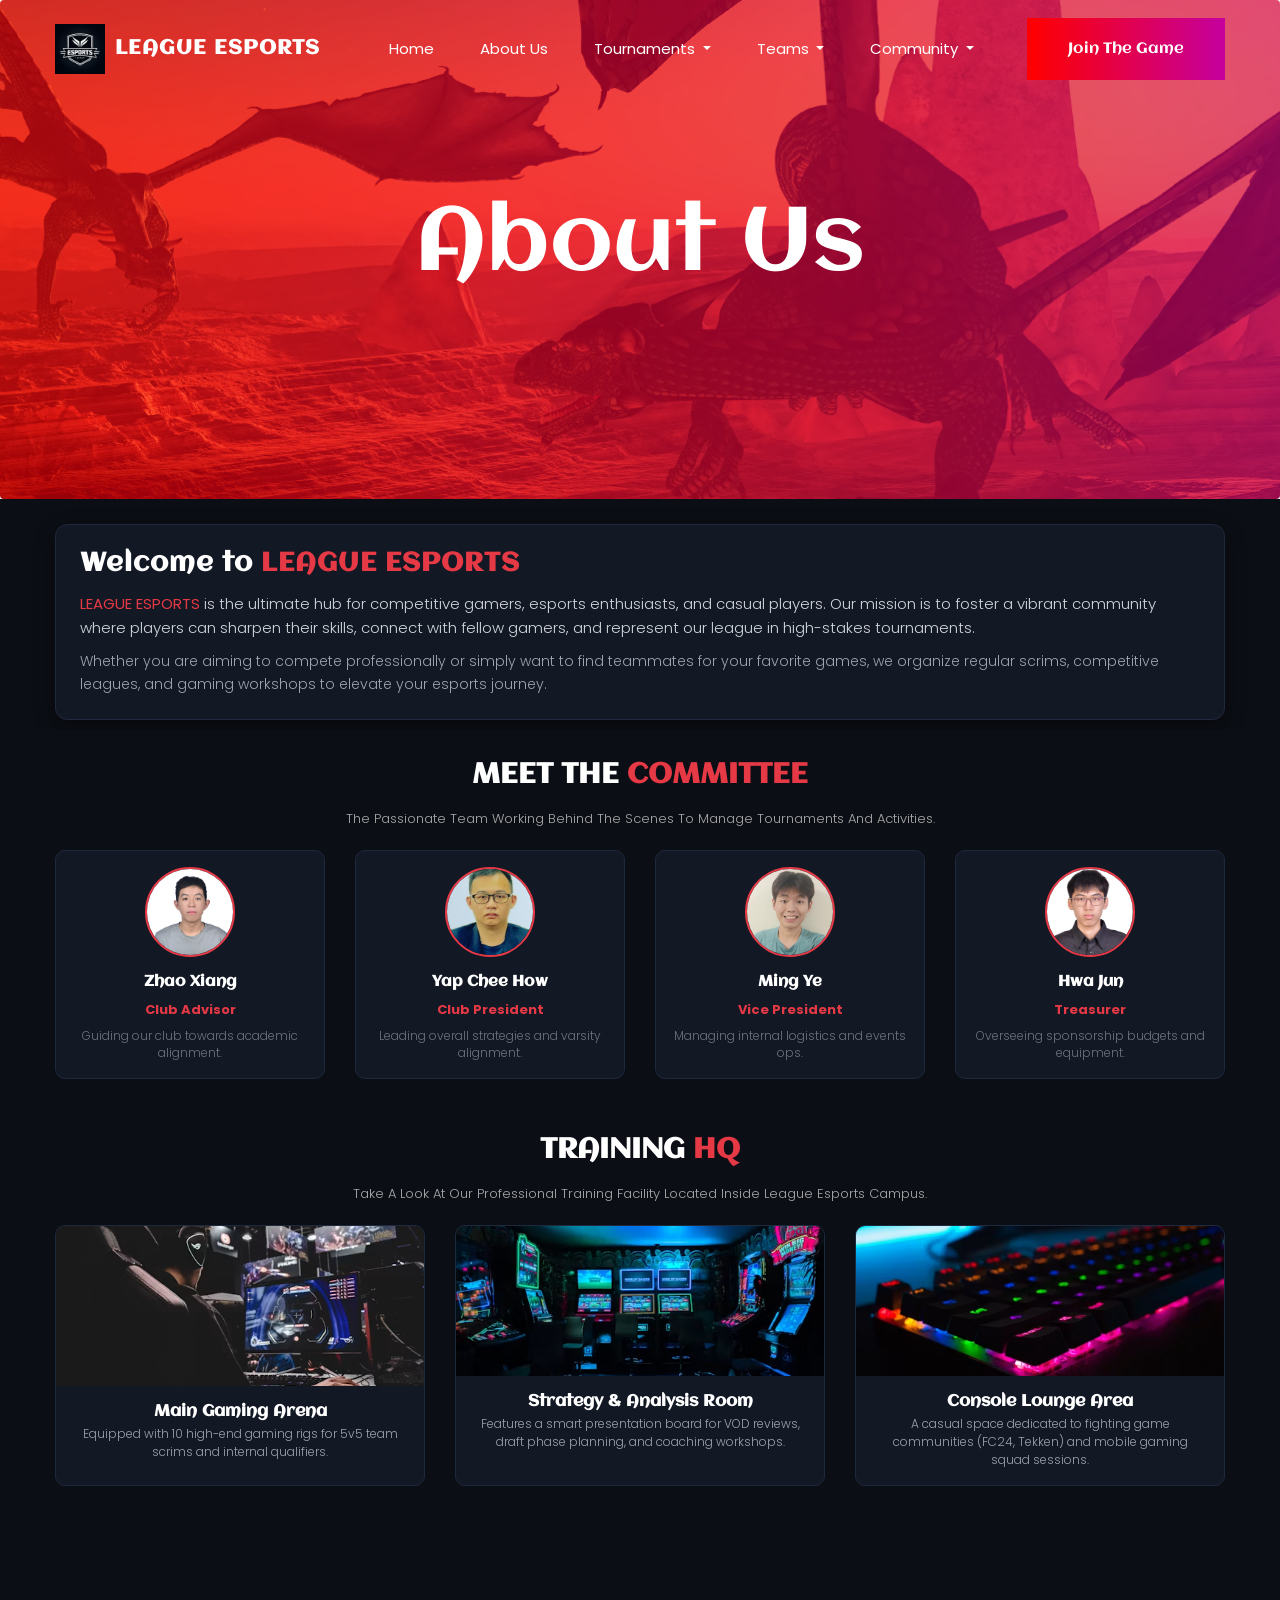
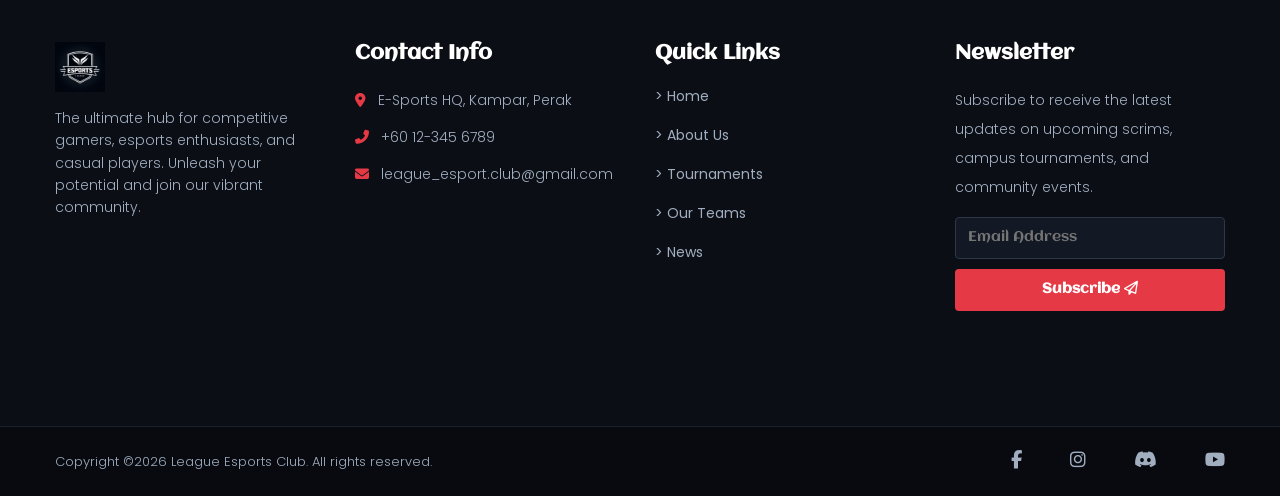
<file: about.html>
<!doctype html>
<html lang="en">

<head>
	<!-- Required meta tags -->
	<meta charset="utf-8">
	<meta name="viewport" content="width=device-width, initial-scale=1, shrink-to-fit=no">
	<title>Join the Game</title>    
	<link rel="icon" href="img/favicon.png">
	<!-- Bootstrap CSS -->
	<link rel="stylesheet" href="css/bootstrap.min.css">
	<!-- animate CSS -->
	<link rel="stylesheet" href="css/animate.css">
	<!-- owl carousel CSS -->
	<link rel="stylesheet" href="css/owl.carousel.min.css">
	<!-- font awesome CSS -->
	<link rel="stylesheet" href="css/all.css">
	<!-- flaticon CSS -->
	<link rel="stylesheet" href="css/flaticon.css">
	<link rel="stylesheet" href="css/themify-icons.css">
	<link rel="stylesheet" href="css/nice-select.css">
	<!-- font awesome CSS -->
	<link rel="stylesheet" href="css/magnific-popup.css">
	<!-- swiper CSS -->
	<link rel="stylesheet" href="css/slick.css">
	<!-- style CSS -->
	<link rel="stylesheet" href="css/style.css">
	<link rel="stylesheet" href="https://cdnjs.cloudflare.com/ajax/libs/font-awesome/6.5.1/css/all.min.css">
	
</head>

<body>
	<!--::header part start::-->
	<header class="main_menu single_page_menu">
		<div class="container">
			<div class="row align-items-center">
				<div class="col-lg-12">
					<nav class="navbar navbar-expand-lg navbar-light">
						 <a class="navbar-brand d-flex align-items-center" href="index.html">
    <img src="img/logo.png" alt="logo" style="height: 50px; width: auto; margin-right: 10px;">
    <span style="color: #ffffff; font-weight: 800; font-size: 20px; letter-spacing: 1px;">LEAGUE ESPORTS</span>
</a>
						<button class="navbar-toggler" type="button" data-toggle="collapse"
							data-target="#navbarSupportedContent" aria-controls="navbarSupportedContent"
							aria-expanded="false" aria-label="Toggle navigation">
							<span class="menu_icon"><i class="fas fa-bars"></i></span>
						</button>
						<div class="collapse navbar-collapse main-menu-item" id="navbarSupportedContent">
							    <ul class="navbar-nav">
        <li class="nav-item">
            <a class="nav-link" href="index.html">Home</a>
        </li>
        <li class="nav-item">
            <a class="nav-link" href="about.html">About Us</a>
        </li>

        <li class="nav-item dropdown">
            <a class="nav-link dropdown-toggle" href="#" id="navbarDropdownTournaments" role="button" data-toggle="dropdown" aria-haspopup="true" aria-expanded="false">
                Tournaments
            </a>
            <div class="dropdown-menu" aria-labelledby="navbarDropdownTournaments">
                <a class="dropdown-item" href="tournaments.html">Tournaments</a>
                <a class="dropdown-item" href="schedules.html">Schedules & Results</a>
            </div>
        </li>

        <li class="nav-item dropdown">
            <a class="nav-link dropdown-toggle" href="#" id="navbarDropdownTeams" role="button" data-toggle="dropdown" aria-haspopup="true" aria-expanded="false">
                Teams
            </a>
            <div class="dropdown-menu" aria-labelledby="navbarDropdownTeams">
				<a class="dropdown-item" href="teams.html">Teams Profiles</a>
                <a class="dropdown-item" href="players.html">Player Profiles</a>
				<a class="dropdown-item" href="leaderboard.html">Leaderboard</a>
            </div>
        </li>

        <li class="nav-item dropdown">
            <a class="nav-link dropdown-toggle" href="#" id="navbarDropdownCommunity" role="button" data-toggle="dropdown" aria-haspopup="true" aria-expanded="false">
                Community
            </a>
            <div class="dropdown-menu" aria-labelledby="navbarDropdownCommunity">
                <a class="dropdown-item" href="news.html">News & Gallery</a>
                <a class="dropdown-item" href="register.html">Join Us</a>
            </div>
        </li>
    </ul>
						</div>
						<a href="register.html" class="btn_1 d-none d-sm-block">Join the Game</a>
					</nav>
				</div>
			</div>
		</div>
	</header>
	<!-- Header part end-->

	<!-- breadcrumb start-->
	<section class="breadcrumb breadcrumb_bg">
		<div class="container">
			<div class="row">
				<div class="col-lg-12">
					<div class="breadcrumb_iner text-center">
						<div class="breadcrumb_iner_item">
							<h2>About Us</h2>
						</div>
					</div>
				</div>
			</div>
		</div>
	</section>
	<!-- breadcrumb start-->

	<div class="element_page black">
	
<!-- ================= 1. Welcome Section ================= -->
<section class="sample-text-area" style="background-color: #0b0e14; padding: 25px 0 10px 0;">
    <div class="container box_1170">
        <div class="p-4" style="background: #121824; border-radius: 12px; border: 1px solid #1f293d; box-shadow: 0 6px 20px rgba(0,0,0,0.4);">
            <h3 class="text-heading" style="color: #ffffff; font-size: 26px; font-weight: 800; letter-spacing: 1px; margin-bottom: 12px;">
                Welcome to <span style="color: #e63946;">LEAGUE ESPORTS</span>
            </h3>
            <p class="sample-text" style="color: #d1d5db; font-size: 15px; line-height: 1.6; margin-bottom: 10px;">
                <b style="color: #e63946;">LEAGUE ESPORTS</b> is the ultimate hub for competitive gamers, esports enthusiasts, and casual players. 
                Our mission is to foster a vibrant community where players can sharpen their skills, connect with fellow gamers, 
                and represent our league in high-stakes tournaments.
            </p>
            <p class="sample-text" style="color: #9ca3af; font-size: 14px; line-height: 1.6; margin-bottom: 0;">
                Whether you are aiming to compete professionally or simply want to find teammates for your favorite games, 
                we organize regular scrims, competitive leagues, and gaming workshops to elevate your esports journey.
            </p>
        </div>
    </div>
</section>

<!-- ================= 2. Meet The Committee Section ================= -->

<section class="committee_area" style="background-color: #0b0e14; color: #fff; padding: 20px 0 10px 0;">
    <div class="container">

        <div class="row justify-content-center">
            <div class="col-xl-8">
                <div class="section_tittle text-center mb-3">
                    <h2 style="color: #fff; font-size: 28px; font-weight: 800; text-transform: uppercase; margin-bottom: 4px;">
                        MEET THE <span style="color: #e63946;">COMMITTEE</span>
                    </h2>
                    <p style="color: #aaa; font-size: 13px; margin-bottom: 0;">The passionate team working behind the scenes to manage tournaments and activities.</p>
                </div>
            </div>
        </div>

  
        <div class="row text-center">
            <!-- Displayed in rows of 4 -->
            <!-- Member 1 -->
            <div class="col-lg-3 col-sm-6 mb-3">
                <div class="card bg-dark text-white border-0 h-100 p-2" style="border-radius: 10px; background: #121824 !important; border: 1px solid #1f293d !important;">
                    <img src="img/Zhao_Xiang.jpeg" alt="Club Advisor" class="rounded-circle mx-auto my-2" style="width: 90px; height: 90px; object-fit: cover; border: 2px solid #e63946;">
                    <div class="card-body p-2">
                        <h5 class="card-title text-white font-weight-bold mb-1" style="font-size: 15px;">Zhao Xiang</h5>
                        <p class="font-weight-bold mb-1" style="color: #e63946 !important; font-size: 13px;">Club Advisor</p>
                        <p class="card-text text-muted" style="font-size: 12px; line-height: 1.4; margin-bottom: 0;">Guiding our club towards academic alignment.</p>
                    </div>
                </div>
            </div>

            <!-- Member 2 -->
            <div class="col-lg-3 col-sm-6 mb-3">
                <div class="card bg-dark text-white border-0 h-100 p-2" style="border-radius: 10px; background: #121824 !important; border: 1px solid #1f293d !important;">
                    <img src="img/Yap_Chee_How.jpeg" alt="Club President" class="rounded-circle mx-auto my-2" style="width: 90px; height: 90px; object-fit: cover; border: 2px solid #e63946;">
                    <div class="card-body p-2">
                        <h5 class="card-title text-white font-weight-bold mb-1" style="font-size: 15px;">Yap Chee How</h5>
                        <p class="font-weight-bold mb-1" style="color: #e63946 !important; font-size: 13px;">Club President</p>
                        <p class="card-text text-muted" style="font-size: 12px; line-height: 1.4; margin-bottom: 0;">Leading overall strategies and varsity alignment.</p>
                    </div>
                </div>
            </div>

            <!-- Member 3 -->
            <div class="col-lg-3 col-sm-6 mb-3">
                <div class="card bg-dark text-white border-0 h-100 p-2" style="border-radius: 10px; background: #121824 !important; border: 1px solid #1f293d !important;">
                    <img src="img/Ming_Ye.jpeg" alt="Vice President" class="rounded-circle mx-auto my-2" style="width: 90px; height: 90px; object-fit: cover; border: 2px solid #e63946;">
                    <div class="card-body p-2">
                        <h5 class="card-title text-white font-weight-bold mb-1" style="font-size: 15px;">Ming Ye</h5>
                        <p class="font-weight-bold mb-1" style="color: #e63946 !important; font-size: 13px;">Vice President</p>
                        <p class="card-text text-muted" style="font-size: 12px; line-height: 1.4; margin-bottom: 0;">Managing internal logistics and events ops.</p>
                    </div>
                </div>
            </div>

            <!-- Member 4 -->
            <div class="col-lg-3 col-sm-6 mb-3">
                <div class="card bg-dark text-white border-0 h-100 p-2" style="border-radius: 10px; background: #121824 !important; border: 1px solid #1f293d !important;">
                    <img src="img/Hwa_Jun.jpeg" alt="Treasurer" class="rounded-circle mx-auto my-2" style="width: 90px; height: 90px; object-fit: cover; border: 2px solid #e63946;">
                    <div class="card-body p-2">
                        <h5 class="card-title text-white font-weight-bold mb-1" style="font-size: 15px;">Hwa Jun</h5>
                        <p class="font-weight-bold mb-1" style="color: #e63946 !important; font-size: 13px;">Treasurer</p>
                        <p class="card-text text-muted" style="font-size: 12px; line-height: 1.4; margin-bottom: 0;">Overseeing sponsorship budgets and equipment.</p>
                    </div>
                </div>
            </div>
        </div>
    </div>
</section>

<!-- ================= 3. Training HQ Section  ================= -->
<section class="training_hq_area" style="background-color: #0b0e14; color: #fff; padding: 20px 0 25px 0;">
    <div class="container">
        <!-- Title -->
        <div class="row justify-content-center">
            <div class="col-xl-8">
                <div class="section_tittle text-center mb-3">
                    <h2 style="color: #fff; font-size: 28px; font-weight: 800; text-transform: uppercase; margin-bottom: 4px;">
                        TRAINING <span style="color: #e63946;">HQ</span>
                    </h2>
                    <p style="color: #aaa; font-size: 13px; margin-bottom: 0;">Take a look at our professional training facility located inside League Esports Campus.</p>
                </div>
            </div>
        </div>

        <!-- 3-column card display -->
        <div class="row">
            <!-- Facility 1 -->
           <div class="col-lg-4 col-md-6 mb-3">
    <div class="card bg-dark text-white border-0 h-100" style="border-radius: 10px; background: #121824 !important; overflow: hidden; border: 1px solid #1f293d !important;">
        <div style="height: 160px; width: 100%; overflow: hidden;">
            <img src="img/facility1.avif" alt="Main Gaming Arena" class="card-img-top w-100 h-100" style="object-fit: cover; object-position: center;">
        </div>
        <div class="card-body text-center p-3">
            <h4 class="card-title text-white font-weight-bold mb-1" style="font-size: 16px;">Main Gaming Arena</h4>
            <p class="card-text text-muted" style="font-size: 12px; line-height: 1.5; color: #9ca3af !important; margin-bottom: 0;">
                Equipped with 10 high-end gaming rigs for 5v5 team scrims and internal qualifiers.
            </p>
        </div>
    </div>
</div>

            <!-- Facility 2 -->
            <div class="col-lg-4 col-md-6 mb-3">
                <div class="card bg-dark text-white border-0 h-100" style="border-radius: 10px; background: #121824 !important; overflow: hidden; border: 1px solid #1f293d !important;">
                    <div style="height: 150px; overflow: hidden;">
                        <img src="img/facility2.avif" alt="Strategy & Analysis Room" class="card-img-top w-100 h-100" style="object-fit: cover;">
                    </div>
                    <div class="card-body text-center p-3">
                        <h4 class="card-title text-white font-weight-bold mb-1" style="font-size: 16px;">Strategy & Analysis Room</h4>
                        <p class="card-text text-muted" style="font-size: 12px; line-height: 1.5; color: #9ca3af !important; margin-bottom: 0;">
                            Features a smart presentation board for VOD reviews, draft phase planning, and coaching workshops.
                        </p>
                    </div>
                </div>
            </div>

             <!-- Facility 3 -->
            <div class="col-lg-4 col-md-6 mb-3">
                <div class="card bg-dark text-white border-0 h-100" style="border-radius: 10px; background: #121824 !important; overflow: hidden; border: 1px solid #1f293d !important;">
                    <div style="height: 150px; overflow: hidden;">
                        <img src="img/facility3.avif" alt="Console Lounge Area" class="card-img-top w-100 h-100" style="object-fit: cover;">
                    </div>
                    <div class="card-body text-center p-3">
                        <h4 class="card-title text-white font-weight-bold mb-1" style="font-size: 16px;">Console Lounge Area</h4>
                        <p class="card-text text-muted" style="font-size: 12px; line-height: 1.5; color: #9ca3af !important; margin-bottom: 0;">
                            A casual space dedicated to fighting game communities (FC24, Tekken) and mobile gaming squad sessions.
                        </p>
                    </div>
                </div> 
            </div>
        </div>
    </div>
</section>

<!-- Training HQ Section End -->

<!--::footer_part start::-->
<footer class="footer_part black" style="background-color: #0b0e14; color: #a0aec0; padding-top: 50px;">
    <div class="footer_top">
        <div class="container">
            <div class="row">
                <!-- Club profile section -->
                <div class="col-sm-6 col-lg-3">
                    <div class="single_footer_part">
                        <a href="index.html" class="footer_logo_iner"> 
                            <img src="img/logo.png" alt="UTAR Esports Logo" style="max-height: 50px; margin-bottom: 15px;"> 
                        </a>
                        <p style="color: #a0aec0; font-size: 14px; line-height: 1.6;">
                            The ultimate hub for competitive gamers, esports enthusiasts, and casual players. Unleash your potential and join our vibrant community.
                        </p>
                    </div>
                </div>

                <!-- Contact details section -->
                <div class="col-sm-6 col-lg-3">
                    <div class="single_footer_part">
                        <h4 style="color: #ffffff; font-weight: 700; margin-bottom: 20px;">Contact Info</h4>
                        <p style="color: #a0aec0; font-size: 14px; margin-bottom: 8px;">
                            <i class="fas fa-map-marker-alt" style="color: #e63946; margin-right: 8px;"></i>
                            E-Sports HQ, Kampar, Perak
                        </p>
                        <p style="color: #a0aec0; font-size: 14px; margin-bottom: 8px;">
                            <i class="fas fa-phone-alt" style="color: #e63946; margin-right: 8px;"></i>
                            +60 12-345 6789
                        </p>
                        <p style="color: #a0aec0; font-size: 14px;">
                            <i class="fas fa-envelope" style="color: #e63946; margin-right: 8px;"></i>
                            league_esport.club@gmail.com
                        </p>
                    </div>
                </div>

                <!-- Quick links bar -->
                <div class="col-sm-6 col-lg-3">
                    <div class="single_footer_part">
                        <h4 style="color: #ffffff; font-weight: 700; margin-bottom: 20px;">Quick Links</h4>
                        <ul class="list-unstyled">
                            <li style="margin-bottom: 8px;"><a href="index.html" style="color: #a0aec0;">> Home</a></li>
                            <li style="margin-bottom: 8px;"><a href="about.html" style="color: #a0aec0;">> About Us</a></li>
                            <li style="margin-bottom: 8px;"><a href="tournaments.html" style="color: #a0aec0;">> Tournaments</a></li>
                            <li style="margin-bottom: 8px;"><a href="teams.html" style="color: #a0aec0;">> Our Teams</a></li>
                            <li><a href="news.html" style="color: #a0aec0;">> News</a></li>
                        </ul>
                    </div>
                </div>

  
<!-- Newsletter subscription section -->
<div class="col-sm-6 col-lg-3">
    <div class="single_footer_part">
        <h4 style="color: #ffffff; font-weight: 700; margin-bottom: 20px;">Newsletter</h4>
        <p style="color: #a0aec0; font-size: 14px; margin-bottom: 15px;">
            Subscribe to receive the latest updates on upcoming scrims, campus tournaments, and community events.
        </p>
        <div>
            <form id="newsletterForm" style="display: flex; flex-direction: column; gap: 10px; width: 100%;">
                <input type="email" name="email" id="newsletter-form-email"
                    placeholder="Email Address" required
                    style="position: static !important; background: #121824; color: #fff; border: 1px solid #2d3748; padding: 10px 12px; border-radius: 4px; width: 100% !important; height: 42px !important; box-sizing: border-box; display: block !important;">
                
                <button type="submit" name="submit" id="newsletter-submit"
                    style="position: static !important; background: #e63946; color: #fff; border: none; border-radius: 4px; padding: 10px 15px; font-weight: bold; cursor: pointer; width: 100% !important; height: 42px !important; display: block !important;">
                    Subscribe <i class="far fa-paper-plane"></i>
                </button>
                
                <div id="newsletter-info" style="font-size: 13px; text-align: left; margin-top: 5px;"></div>
            </form>
        </div>
    </div>
</div>

<script>
// Front-end click effects designed specifically for Assignment
document.getElementById('newsletterForm').addEventListener('submit', function(e) {
    e.preventDefault();
    var btn = document.getElementById('newsletter-submit');
    var info = document.getElementById('newsletter-info');
    var emailInput = document.getElementById('newsletter-form-email');

    // Displaying submission...
    btn.innerHTML = 'Submitting...';
    btn.disabled = true;
    info.style.color = '#e63946';
    info.innerText = 'Submitting...';

    // Automatically changes to a success message after 1 second
    setTimeout(function() {
        btn.innerHTML = 'Subscribed! <i class="fas fa-check"></i>';
        info.style.color = '#4ade80';
        info.innerText = 'Thank you for subscribing!';
        emailInput.value = '';
    }, 1000);
});
</script>
            </div>
        </div>
    </div>

    <!-- Copyright and social media icons section -->

<div class="copyright_part" style="background-color: #080a0f; border-top: 1px solid #1a202c; padding: 20px 0;">
    <div class="container">
        <div class="row align-items-center">
            <div class="col-lg-8 col-md-8">
                <p class="footer-text m-0" style="color: #a0aec0; font-size: 13px;">
                    Copyright &copy;2026 League Esports Club. All rights reserved.
                </p>
            </div>
            <div class="col-lg-4 col-md-4">
                <div class="footer_icon social_icon text-right">
                    <ul class="list-unstyled mb-0 d-flex justify-content-end align-items-center" style="gap: 18px; list-style: none;">
                        <li><a href="#" style="color: #a0aec0; font-size: 18px; transition: 0.3s;" onmouseover="this.style.color='#e63946'" onmouseout="this.style.color='#a0aec0'"><i class="fab fa-facebook-f"></i></a></li>
                        <li><a href="#" style="color: #a0aec0; font-size: 18px; transition: 0.3s;" onmouseover="this.style.color='#e63946'" onmouseout="this.style.color='#a0aec0'"><i class="fab fa-instagram"></i></a></li>
                        <li><a href="#" style="color: #a0aec0; font-size: 18px; transition: 0.3s;" onmouseover="this.style.color='#e63946'" onmouseout="this.style.color='#a0aec0'"><i class="fab fa-discord"></i></a></li>
                        <li><a href="#" style="color: #a0aec0; font-size: 18px; transition: 0.3s;" onmouseover="this.style.color='#e63946'" onmouseout="this.style.color='#a0aec0'"><i class="fab fa-youtube"></i></a></li>
                    </ul>
                </div>
            </div>
        </div>
    </div>
</div>
</footer>
<!--::footer_part end::-->

<!-- jquery plugins here-->
<script src="js/jquery-1.12.1.min.js"></script>
<script src="js/popper.min.js"></script>
<script src="js/bootstrap.min.js"></script>
<script src="js/jquery.magnific-popup.js"></script>
<script src="js/swiper.min.js"></script>
<script src="js/masonry.pkgd.js"></script>
<script src="js/owl.carousel.min.js"></script>
<script src="js/jquery.nice-select.min.js"></script>
<script src="js/slick.min.js"></script>
<script src="js/jquery.counterup.min.js"></script>
<script src="js/waypoints.min.js"></script>
<script src="js/contact.js"></script>
<script src="js/jquery.ajaxchimp.min.js"></script>
<script src="js/jquery.form.js"></script>
<script src="js/jquery.validate.min.js"></script>
<script src="js/mail-script.js"></script>
<script src="js/custom.js"></script>
</body>
</html>
</file>
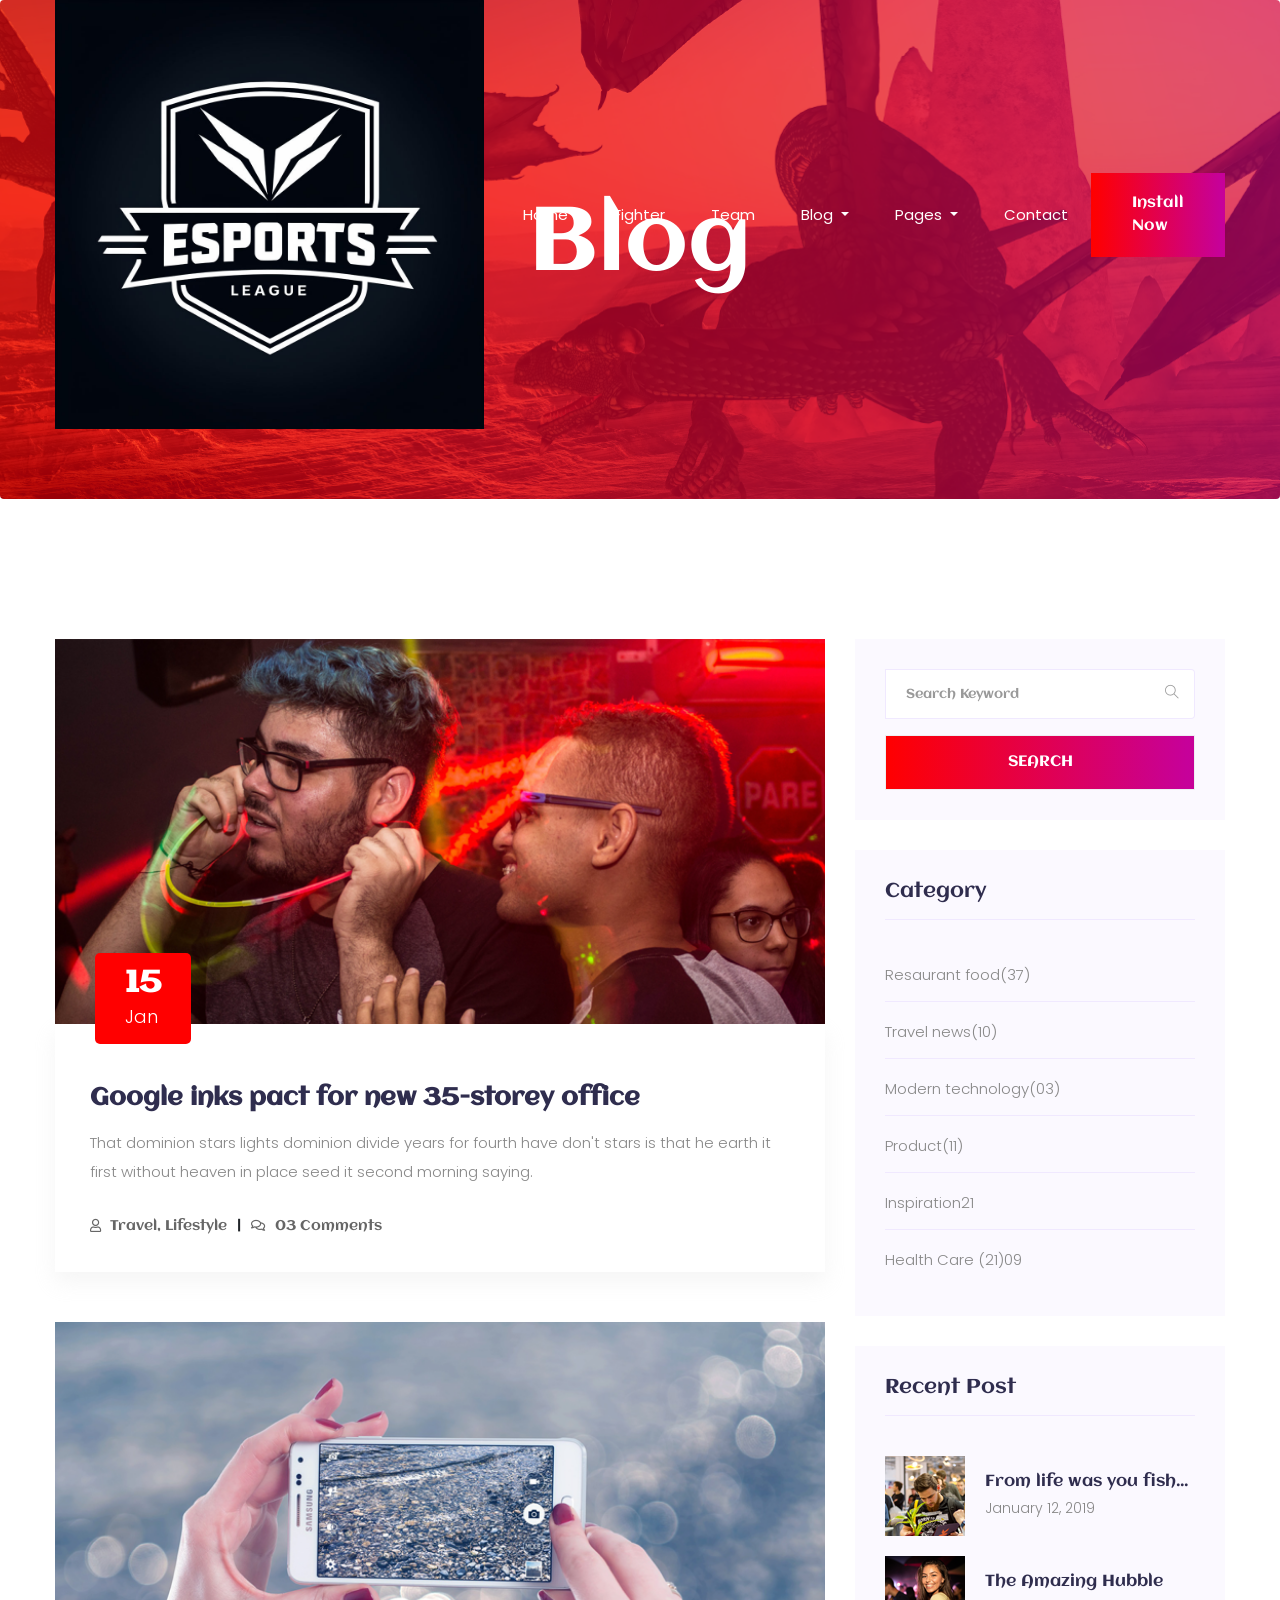
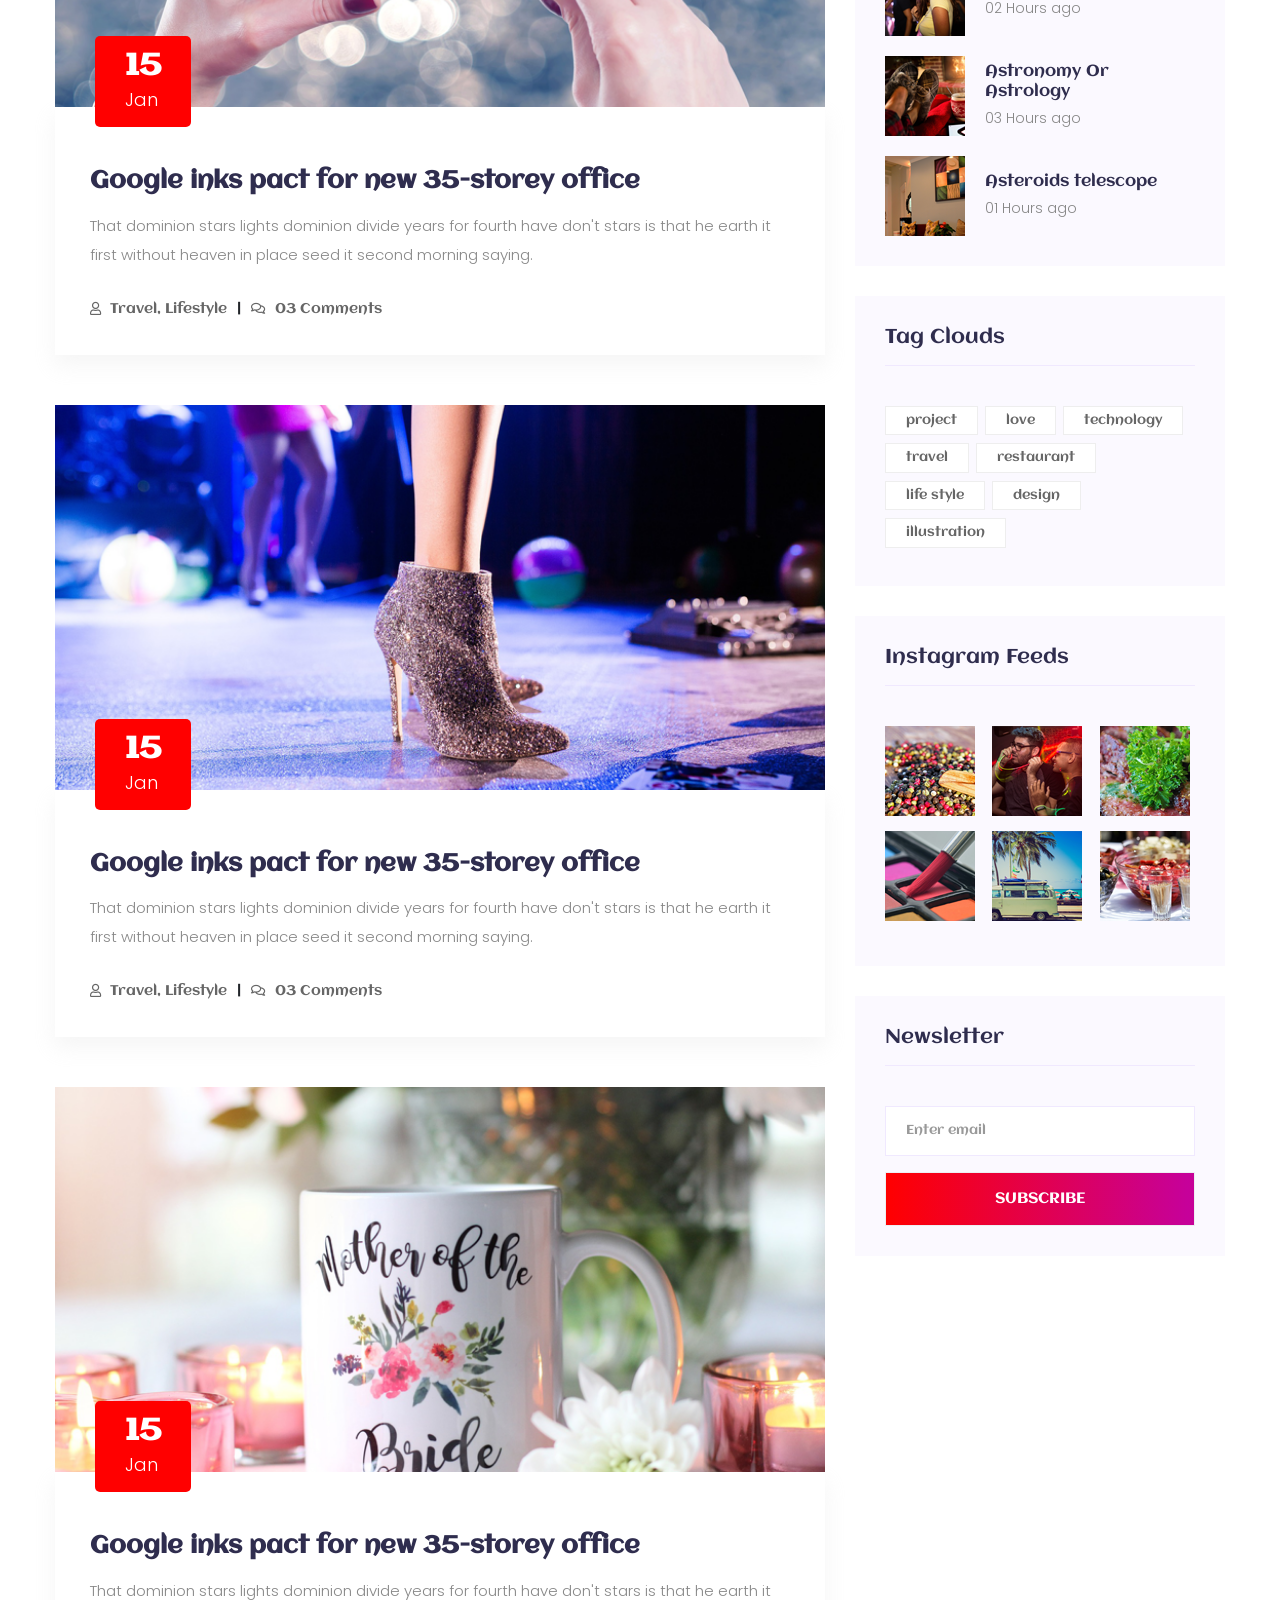
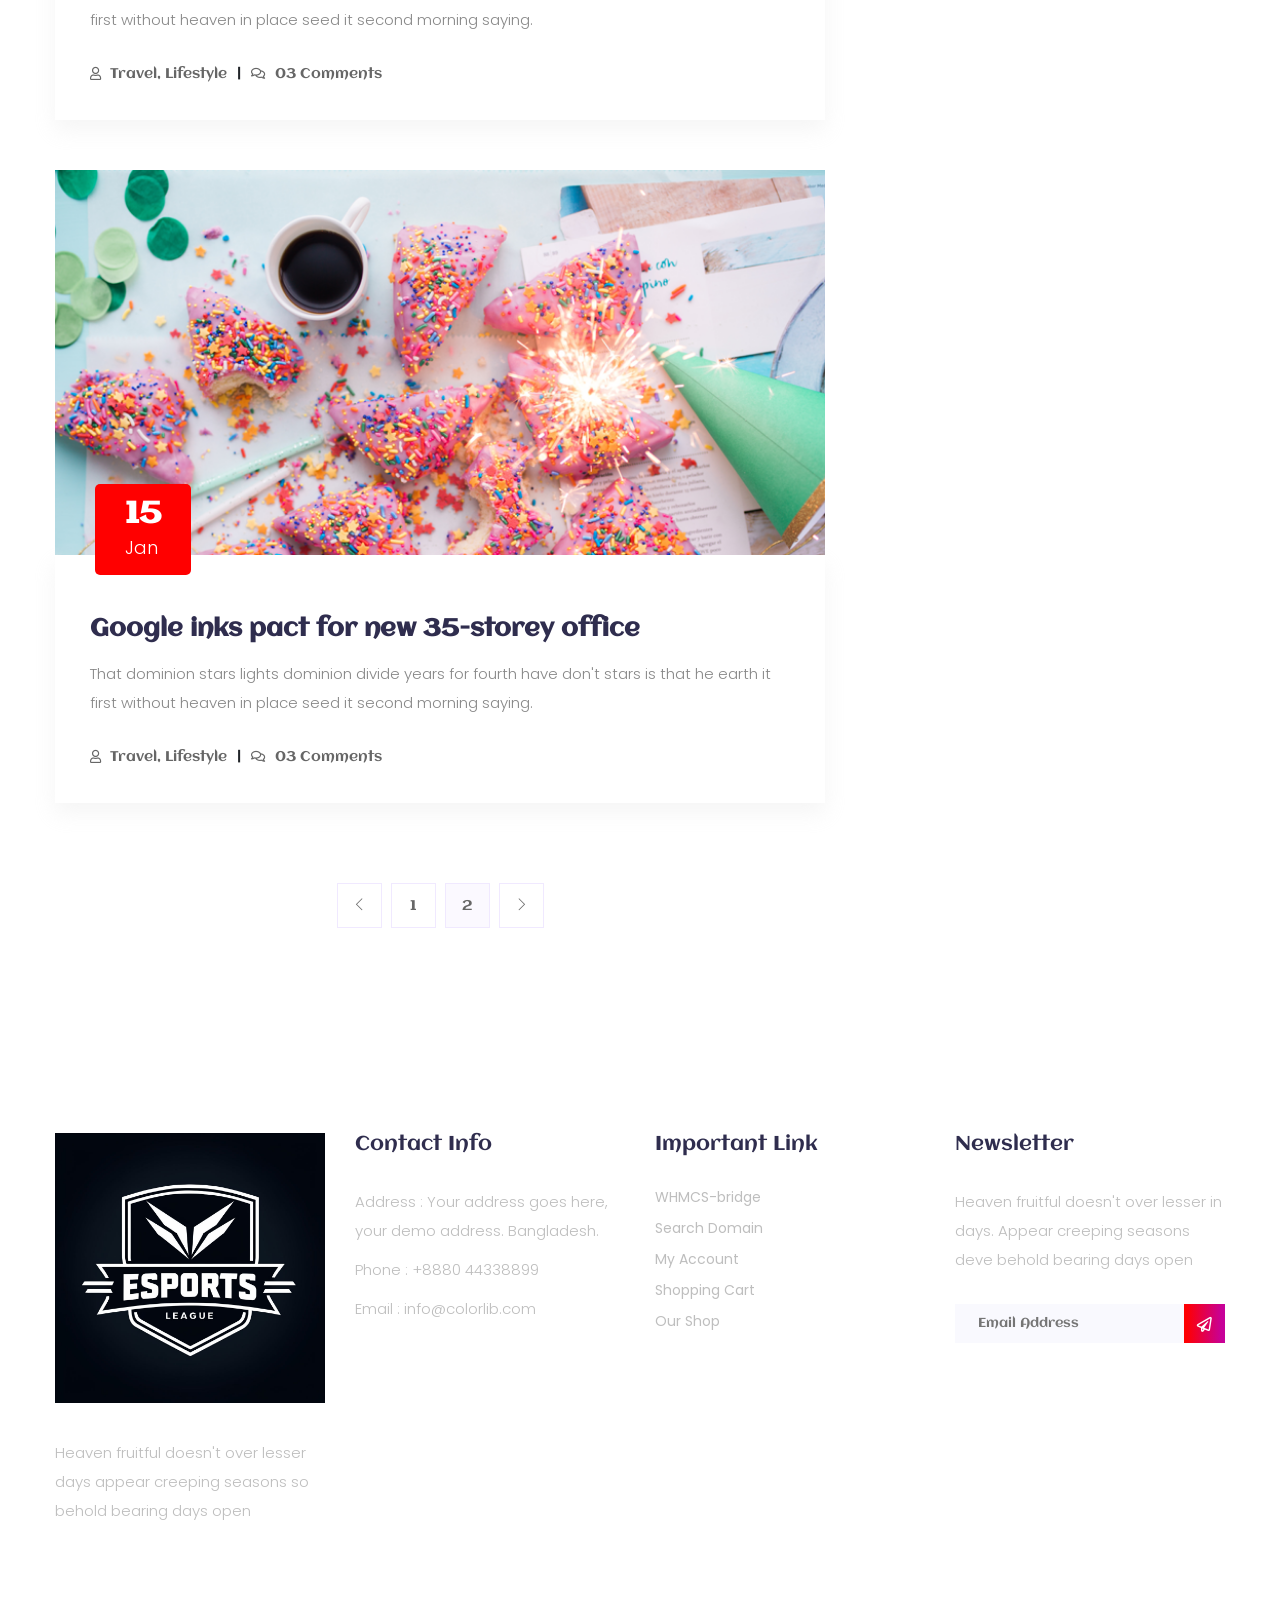
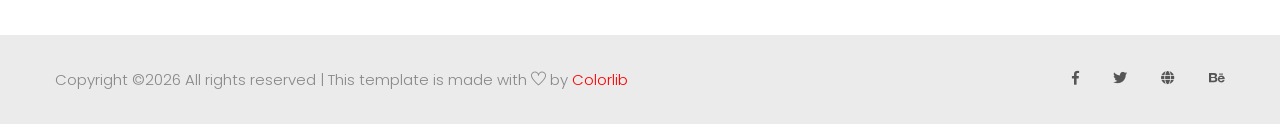
<file: blog.html>
<!doctype html>
<html lang="zxx">

<head>
    <!-- Required meta tags -->
    <meta charset="utf-8">
    <meta name="viewport" content="width=device-width, initial-scale=1, shrink-to-fit=no">
    <title>gaming</title>
    <link rel="icon" href="img/favicon.png">
    <!-- Bootstrap CSS -->
    <link rel="stylesheet" href="css/bootstrap.min.css">
    <!-- animate CSS -->
    <link rel="stylesheet" href="css/animate.css">
    <!-- owl carousel CSS -->
    <link rel="stylesheet" href="css/owl.carousel.min.css">
    <!-- font awesome CSS -->
    <link rel="stylesheet" href="css/all.css">
    <!-- flaticon CSS -->
    <link rel="stylesheet" href="css/flaticon.css">
    <link rel="stylesheet" href="css/themify-icons.css">
    <!-- font awesome CSS -->
    <link rel="stylesheet" href="css/magnific-popup.css">
    <!-- swiper CSS -->
    <link rel="stylesheet" href="css/slick.css">
    <!-- style CSS -->
    <link rel="stylesheet" href="css/style.css">
</head>

<body>
    <!--::header part start::-->
    <header class="main_menu single_page_menu">
        <div class="container">
            <div class="row align-items-center">
                <div class="col-lg-12">
                    <nav class="navbar navbar-expand-lg navbar-light">
                        <a class="navbar-brand" href="home.html"> <img src="img/logo.png" alt="logo"> </a>
                        <button class="navbar-toggler" type="button" data-toggle="collapse"
                            data-target="#navbarSupportedContent" aria-controls="navbarSupportedContent"
                            aria-expanded="false" aria-label="Toggle navigation">
                            <span class="menu_icon"><i class="fas fa-bars"></i></span>
                        </button>

                        <div class="collapse navbar-collapse main-menu-item" id="navbarSupportedContent">
                            <ul class="navbar-nav">
                                <li class="nav-item">
                                    <a class="nav-link" href="home.html">Home</a>
                                </li>
                                <li class="nav-item">
                                    <a class="nav-link" href="fighter.html">fighter</a>
                                </li>
                                <li class="nav-item">
                                    <a class="nav-link" href="team.html">team</a>
                                </li>
                                <li class="nav-item dropdown">
                                    <a class="nav-link dropdown-toggle" href="blog.html" id="navbarDropdown"
                                        role="button" data-toggle="dropdown" aria-haspopup="true" aria-expanded="false">
                                        Blog
                                    </a>
                                    <div class="dropdown-menu" aria-labelledby="navbarDropdown">
                                        <a class="dropdown-item" href="blog.html"> blog</a>
                                        <a class="dropdown-item" href="single-blog.html">Single blog</a>
                                    </div>
                                </li>
                                <li class="nav-item dropdown">
                                    <a class="nav-link dropdown-toggle" href="blog.html" id="navbarDropdown1"
                                        role="button" data-toggle="dropdown" aria-haspopup="true" aria-expanded="false">
                                        pages
                                    </a>
                                    <div class="dropdown-menu" aria-labelledby="navbarDropdown1">
                                        <a class="dropdown-item" href="about.html">Elements</a>
                                    </div>
                                </li>
                                <li class="nav-item">
                                    <a class="nav-link" href="contact.html">Contact</a>
                                </li>
                            </ul>
                        </div>
                        <a href="#" class="btn_1 d-none d-sm-block">Install Now</a>
                    </nav>
                </div>
            </div>
        </div>
    </header>
    <!-- Header part end-->

    <!-- breadcrumb start-->
    <section class="breadcrumb breadcrumb_bg">
        <div class="container">
            <div class="row">
                <div class="col-lg-12">
                    <div class="breadcrumb_iner text-center">
                        <div class="breadcrumb_iner_item">
                            <h2>blog</h2>
                        </div>
                    </div>
                </div>
            </div>
        </div>
    </section>
    <!-- breadcrumb start-->

    <!--================Blog Area =================-->
    <section class="blog_area section_padding">
        <div class="container">
            <div class="row">
                <div class="col-lg-8 mb-5 mb-lg-0">
                    <div class="blog_left_sidebar">
                        <article class="blog_item">
                            <div class="blog_item_img">
                                <img class="card-img rounded-0" src="img/blog/single_blog_1.png" alt="">
                                <a href="#" class="blog_item_date">
                                    <h3>15</h3>
                                    <p>Jan</p>
                                </a>
                            </div>

                            <div class="blog_details">
                                <a class="d-inline-block" href="single-blog.html">
                                    <h2>Google inks pact for new 35-storey office</h2>
                                </a>
                                <p>That dominion stars lights dominion divide years for fourth have don't stars is
                                    that
                                    he earth it first without heaven in place seed it second morning saying.</p>
                                <ul class="blog-info-link">
                                    <li><a href="#"><i class="far fa-user"></i> Travel, Lifestyle</a></li>
                                    <li><a href="#"><i class="far fa-comments"></i> 03 Comments</a></li>
                                </ul>
                            </div>
                        </article>

                        <article class="blog_item">
                            <div class="blog_item_img">
                                <img class="card-img rounded-0" src="img/blog/single_blog_2.png" alt="">
                                <a href="#" class="blog_item_date">
                                    <h3>15</h3>
                                    <p>Jan</p>
                                </a>
                            </div>

                            <div class="blog_details">
                                <a class="d-inline-block" href="single-blog.html">
                                    <h2>Google inks pact for new 35-storey office</h2>
                                </a>
                                <p>That dominion stars lights dominion divide years for fourth have don't stars is
                                    that
                                    he earth it first without heaven in place seed it second morning saying.</p>
                                <ul class="blog-info-link">
                                    <li><a href="#"><i class="far fa-user"></i> Travel, Lifestyle</a></li>
                                    <li><a href="#"><i class="far fa-comments"></i> 03 Comments</a></li>
                                </ul>
                            </div>
                        </article>

                        <article class="blog_item">
                            <div class="blog_item_img">
                                <img class="card-img rounded-0" src="img/blog/single_blog_3.png" alt="">
                                <a href="#" class="blog_item_date">
                                    <h3>15</h3>
                                    <p>Jan</p>
                                </a>
                            </div>

                            <div class="blog_details">
                                <a class="d-inline-block" href="single-blog.html">
                                    <h2>Google inks pact for new 35-storey office</h2>
                                </a>
                                <p>That dominion stars lights dominion divide years for fourth have don't stars is
                                    that
                                    he earth it first without heaven in place seed it second morning saying.</p>
                                <ul class="blog-info-link">
                                    <li><a href="#"><i class="far fa-user"></i> Travel, Lifestyle</a></li>
                                    <li><a href="#"><i class="far fa-comments"></i> 03 Comments</a></li>
                                </ul>
                            </div>
                        </article>

                        <article class="blog_item">
                            <div class="blog_item_img">
                                <img class="card-img rounded-0" src="img/blog/single_blog_4.png" alt="">
                                <a href="#" class="blog_item_date">
                                    <h3>15</h3>
                                    <p>Jan</p>
                                </a>
                            </div>

                            <div class="blog_details">
                                <a class="d-inline-block" href="single-blog.html">
                                    <h2>Google inks pact for new 35-storey office</h2>
                                </a>
                                <p>That dominion stars lights dominion divide years for fourth have don't stars is
                                    that
                                    he earth it first without heaven in place seed it second morning saying.</p>
                                <ul class="blog-info-link">
                                    <li><a href="#"><i class="far fa-user"></i> Travel, Lifestyle</a></li>
                                    <li><a href="#"><i class="far fa-comments"></i> 03 Comments</a></li>
                                </ul>
                            </div>
                        </article>

                        <article class="blog_item">
                            <div class="blog_item_img">
                                <img class="card-img rounded-0" src="img/blog/single_blog_5.png" alt="">
                                <a href="#" class="blog_item_date">
                                    <h3>15</h3>
                                    <p>Jan</p>
                                </a>
                            </div>

                            <div class="blog_details">
                                <a class="d-inline-block" href="single-blog.html">
                                    <h2>Google inks pact for new 35-storey office</h2>
                                </a>
                                <p>That dominion stars lights dominion divide years for fourth have don't stars is
                                    that
                                    he earth it first without heaven in place seed it second morning saying.</p>
                                <ul class="blog-info-link">
                                    <li><a href="#"><i class="far fa-user"></i> Travel, Lifestyle</a></li>
                                    <li><a href="#"><i class="far fa-comments"></i> 03 Comments</a></li>
                                </ul>
                            </div>
                        </article>

                        <nav class="blog-pagination justify-content-center d-flex">
                            <ul class="pagination">
                                <li class="page-item">
                                    <a href="#" class="page-link" aria-label="Previous">
                                        <i class="ti-angle-left"></i>
                                    </a>
                                </li>
                                <li class="page-item">
                                    <a href="#" class="page-link">1</a>
                                </li>
                                <li class="page-item active">
                                    <a href="#" class="page-link">2</a>
                                </li>
                                <li class="page-item">
                                    <a href="#" class="page-link" aria-label="Next">
                                        <i class="ti-angle-right"></i>
                                    </a>
                                </li>
                            </ul>
                        </nav>
                    </div>
                </div>
                <div class="col-lg-4">
                    <div class="blog_right_sidebar">
                        <aside class="single_sidebar_widget search_widget">
                            <form action="#">
                                <div class="form-group">
                                    <div class="input-group mb-3">
                                        <input type="text" class="form-control" placeholder='Search Keyword'
                                            onfocus="this.placeholder = ''"
                                            onblur="this.placeholder = 'Search Keyword'">
                                        <div class="input-group-append">
                                            <button class="btn" type="button"><i class="ti-search"></i></button>
                                        </div>
                                    </div>
                                </div>
                                <button class="button rounded-0 primary-bg text-white w-100 btn_1"
                                    type="submit">Search</button>
                            </form>
                        </aside>

                        <aside class="single_sidebar_widget post_category_widget">
                            <h4 class="widget_title">Category</h4>
                            <ul class="list cat-list">
                                <li>
                                    <a href="#" class="d-flex">
                                        <p>Resaurant food</p>
                                        <p>(37)</p>
                                    </a>
                                </li>
                                <li>
                                    <a href="#" class="d-flex">
                                        <p>Travel news</p>
                                        <p>(10)</p>
                                    </a>
                                </li>
                                <li>
                                    <a href="#" class="d-flex">
                                        <p>Modern technology</p>
                                        <p>(03)</p>
                                    </a>
                                </li>
                                <li>
                                    <a href="#" class="d-flex">
                                        <p>Product</p>
                                        <p>(11)</p>
                                    </a>
                                </li>
                                <li>
                                    <a href="#" class="d-flex">
                                        <p>Inspiration</p>
                                        <p>21</p>
                                    </a>
                                </li>
                                <li>
                                    <a href="#" class="d-flex">
                                        <p>Health Care (21)</p>
                                        <p>09</p>
                                    </a>
                                </li>
                            </ul>
                        </aside>

                        <aside class="single_sidebar_widget popular_post_widget">
                            <h3 class="widget_title">Recent Post</h3>
                            <div class="media post_item">
                                <img src="img/post/post_1.png" alt="post">
                                <div class="media-body">
                                    <a href="single-blog.html">
                                        <h3>From life was you fish...</h3>
                                    </a>
                                    <p>January 12, 2019</p>
                                </div>
                            </div>
                            <div class="media post_item">
                                <img src="img/post/post_2.png" alt="post">
                                <div class="media-body">
                                    <a href="single-blog.html">
                                        <h3>The Amazing Hubble</h3>
                                    </a>
                                    <p>02 Hours ago</p>
                                </div>
                            </div>
                            <div class="media post_item">
                                <img src="img/post/post_3.png" alt="post">
                                <div class="media-body">
                                    <a href="single-blog.html">
                                        <h3>Astronomy Or Astrology</h3>
                                    </a>
                                    <p>03 Hours ago</p>
                                </div>
                            </div>
                            <div class="media post_item">
                                <img src="img/post/post_4.png" alt="post">
                                <div class="media-body">
                                    <a href="single-blog.html">
                                        <h3>Asteroids telescope</h3>
                                    </a>
                                    <p>01 Hours ago</p>
                                </div>
                            </div>
                        </aside>
                        <aside class="single_sidebar_widget tag_cloud_widget">
                            <h4 class="widget_title">Tag Clouds</h4>
                            <ul class="list">
                                <li>
                                    <a href="#">project</a>
                                </li>
                                <li>
                                    <a href="#">love</a>
                                </li>
                                <li>
                                    <a href="#">technology</a>
                                </li>
                                <li>
                                    <a href="#">travel</a>
                                </li>
                                <li>
                                    <a href="#">restaurant</a>
                                </li>
                                <li>
                                    <a href="#">life style</a>
                                </li>
                                <li>
                                    <a href="#">design</a>
                                </li>
                                <li>
                                    <a href="#">illustration</a>
                                </li>
                            </ul>
                        </aside>


                        <aside class="single_sidebar_widget instagram_feeds">
                            <h4 class="widget_title">Instagram Feeds</h4>
                            <ul class="instagram_row flex-wrap">
                                <li>
                                    <a href="#">
                                        <img class="img-fluid" src="img/post/post_5.png" alt="">
                                    </a>
                                </li>
                                <li>
                                    <a href="#">
                                        <img class="img-fluid" src="img/post/post_6.png" alt="">
                                    </a>
                                </li>
                                <li>
                                    <a href="#">
                                        <img class="img-fluid" src="img/post/post_7.png" alt="">
                                    </a>
                                </li>
                                <li>
                                    <a href="#">
                                        <img class="img-fluid" src="img/post/post_8.png" alt="">
                                    </a>
                                </li>
                                <li>
                                    <a href="#">
                                        <img class="img-fluid" src="img/post/post_9.png" alt="">
                                    </a>
                                </li>
                                <li>
                                    <a href="#">
                                        <img class="img-fluid" src="img/post/post_10.png" alt="">
                                    </a>
                                </li>
                            </ul>
                        </aside>


                        <aside class="single_sidebar_widget newsletter_widget">
                            <h4 class="widget_title">Newsletter</h4>

                            <form action="#">
                                <div class="form-group">
                                    <input type="email" class="form-control" onfocus="this.placeholder = ''"
                                        onblur="this.placeholder = 'Enter email'" placeholder='Enter email' required>
                                </div>
                                <button class="button rounded-0 primary-bg text-white w-100 btn_1"
                                    type="submit">Subscribe</button>
                            </form>
                        </aside>
                    </div>
                </div>
            </div>
        </div>
    </section>
    <!--================Blog Area =================-->

    <!--::footer_part start::-->
    <footer class="footer_part black">
        <div class="footer_top">
            <div class="container">
                <div class="row">
                    <div class="col-sm-6 col-lg-3">
                        <div class="single_footer_part">
                            <a href="index.html" class="footer_logo_iner"> <img src="img/logo.png" alt="#"> </a>
                            <p>Heaven fruitful doesn't over lesser days appear creeping seasons so behold bearing
                                days
                                open
                            </p>
                        </div>
                    </div>
                    <div class="col-sm-6 col-lg-3">
                        <div class="single_footer_part">
                            <h4>Contact Info</h4>
                            <p>Address : Your address goes
                                here, your demo address.
                                Bangladesh.</p>
                            <p>Phone : +8880 44338899</p>
                            <p>Email : info@colorlib.com</p>
                        </div>
                    </div>
                    <div class="col-sm-6 col-lg-3">
                        <div class="single_footer_part">
                            <h4>Important Link</h4>
                            <ul class="list-unstyled">
                                <li><a href=""> WHMCS-bridge</a></li>
                                <li><a href="">Search Domain</a></li>
                                <li><a href="">My Account</a></li>
                                <li><a href="">Shopping Cart</a></li>
                                <li><a href="">Our Shop</a></li>
                            </ul>
                        </div>
                    </div>
                    <div class="col-sm-6 col-lg-3">
                        <div class="single_footer_part">
                            <h4>Newsletter</h4>
                            <p>Heaven fruitful doesn't over lesser in days. Appear creeping seasons deve behold
                                bearing
                                days
                                open
                            </p>
                            <div id="mc_embed_signup">
                                <form target="_blank"
                                    action="https://spondonit.us12.list-manage.com/subscribe/post?u=1462626880ade1ac87bd9c93a&amp;id=92a4423d01"
                                    method="get" class="subscribe_form relative mail_part">
                                    <input type="email" name="email" id="newsletter-form-email"
                                        placeholder="Email Address" class="placeholder hide-on-focus"
                                        onfocus="this.placeholder = ''" onblur="this.placeholder = ' Email Address '">
                                    <button type="submit" name="submit" id="newsletter-submit"
                                        class="email_icon newsletter-submit button-contactForm"><i
                                            class="far fa-paper-plane"></i></button>
                                    <div class="mt-10 info"></div>
                                </form>
                            </div>
                        </div>
                    </div>
                </div>
            </div>
        </div>
        <div class="copygight_text">
            <div class="container">
                <div class="row align-items-center">
                    <div class="col-lg-8">
                        <div class="copyright_text">
                            <P><!-- Link back to Colorlib can't be removed. Template is licensed under CC BY 3.0. -->
Copyright &copy;<script>document.write(new Date().getFullYear());</script> All rights reserved | This template is made with <i class="ti-heart" aria-hidden="true"></i> by <a href="https://colorlib.com" target="_blank">Colorlib</a>
<!-- Link back to Colorlib can't be removed. Template is licensed under CC BY 3.0. --></P>
                        </div>
                    </div>
                    <div class="col-lg-4">
                        <div class="footer_icon social_icon">
                            <ul class="list-unstyled">
                                <li><a href="#" class="single_social_icon"><i class="fab fa-facebook-f"></i></a>
                                </li>
                                <li><a href="#" class="single_social_icon"><i class="fab fa-twitter"></i></a></li>
                                <li><a href="#" class="single_social_icon"><i class="fas fa-globe"></i></a></li>
                                <li><a href="#" class="single_social_icon"><i class="fab fa-behance"></i></a></li>
                            </ul>
                        </div>
                    </div>
                </div>
            </div>
        </div>
    </footer>
    <!--::footer_part end::-->
    <!-- jquery plugins here-->
    <script src="js/jquery-1.12.1.min.js"></script>
    <!-- popper js -->
    <script src="js/popper.min.js"></script>
    <!-- bootstrap js -->
    <script src="js/bootstrap.min.js"></script>
    <!-- easing js -->
    <script src="js/jquery.magnific-popup.js"></script>
    <!-- swiper js -->
    <script src="js/swiper.min.js"></script>
    <!-- swiper js -->
    <script src="js/masonry.pkgd.js"></script>
    <!-- particles js -->
    <script src="js/owl.carousel.min.js"></script>
    <script src="js/jquery.nice-select.min.js"></script>
    <!-- slick js -->
    <script src="js/slick.min.js"></script>
    <script src="js/jquery.counterup.min.js"></script>
    <script src="js/waypoints.min.js"></script>
    <script src="js/contact.js"></script>
    <script src="js/jquery.ajaxchimp.min.js"></script>
    <script src="js/jquery.form.js"></script>
    <script src="js/jquery.validate.min.js"></script>
    <script src="js/mail-script.js"></script>
    <!-- custom js -->
    <script src="js/custom.js"></script>
</body>

</html>
</file>
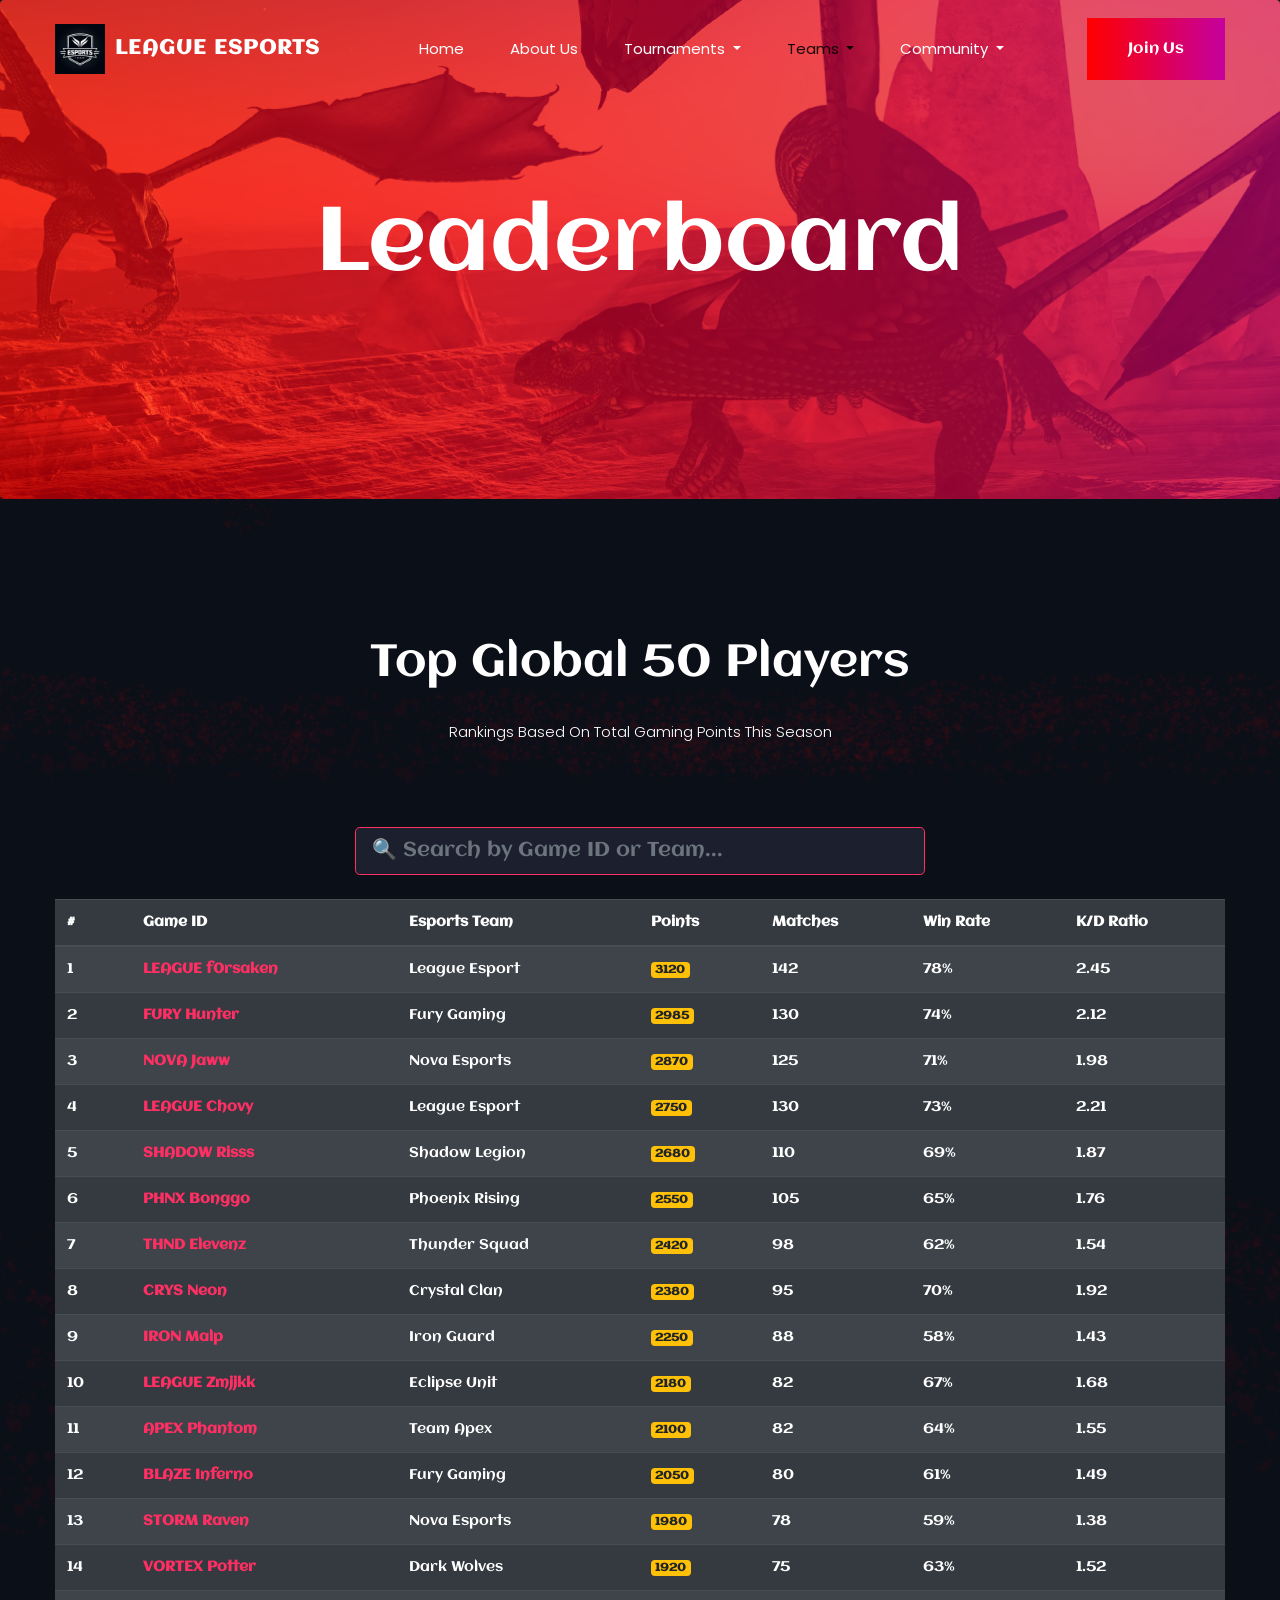
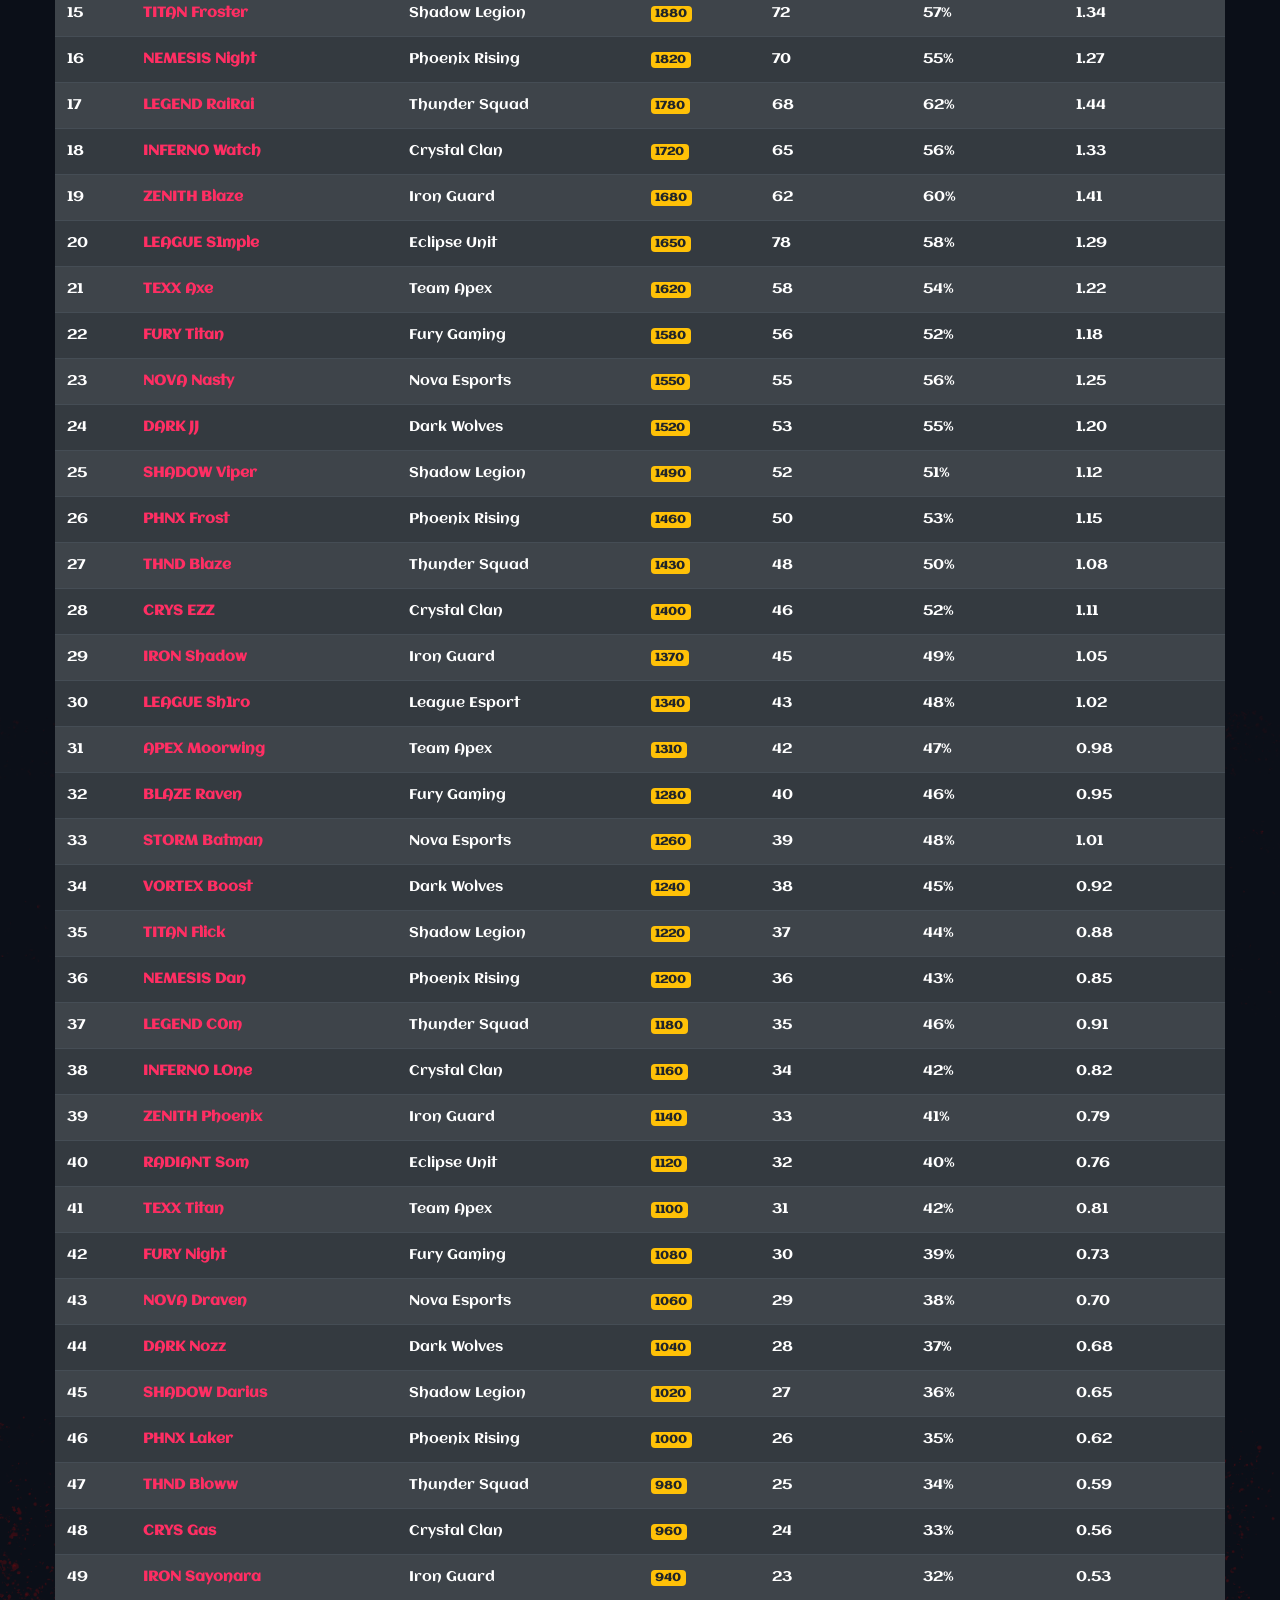
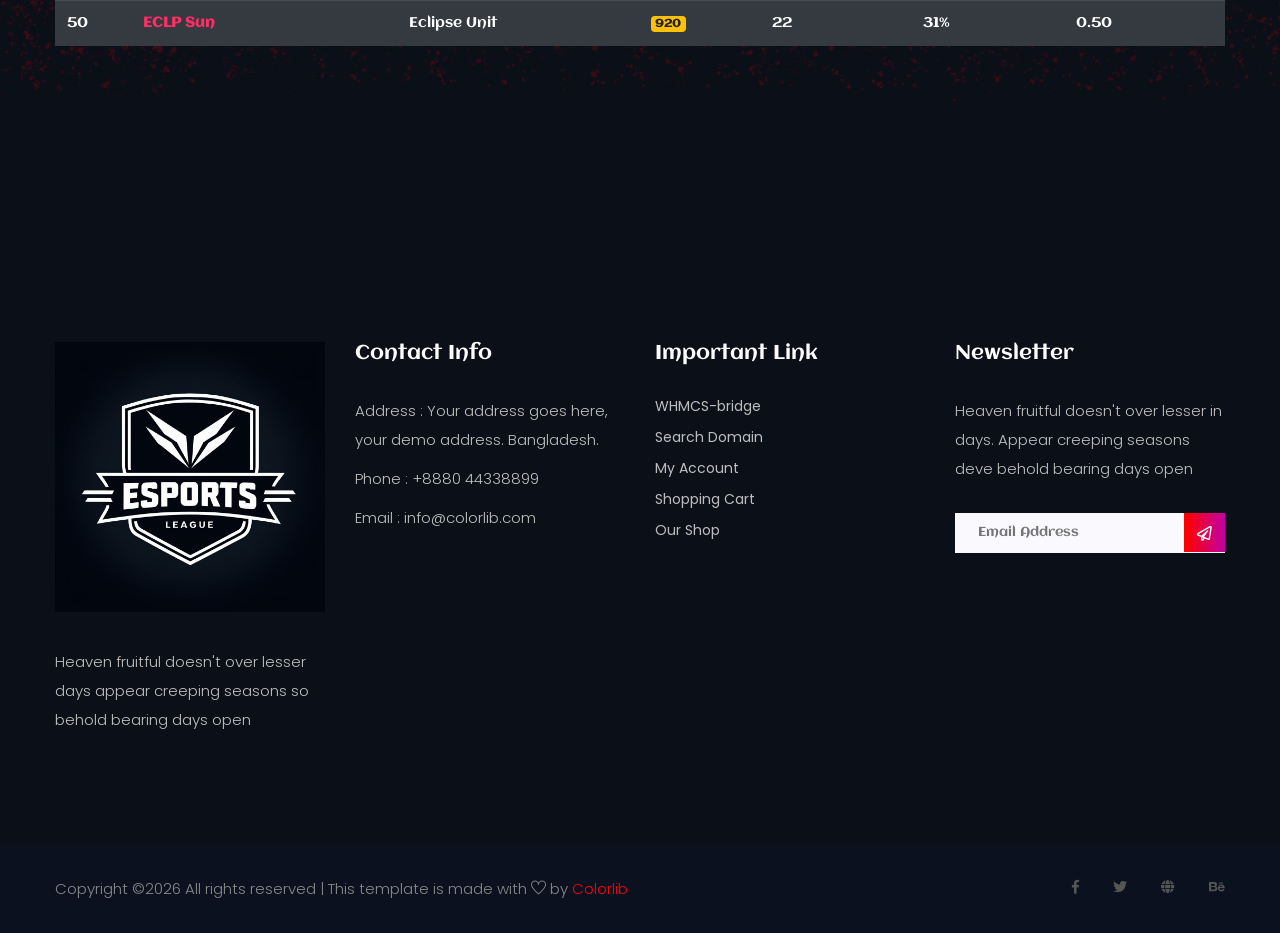
<file: leaderboard.html>
<!doctype html>
<html lang="en">

<head>
    <meta charset="utf-8">
    <meta name="viewport" content="width=device-width, initial-scale=1, shrink-to-fit=no">
    <title>Leaderboard – LEAGUE ESPORTS</title>
    <link rel="icon" href="img/favicon.png">
    <link rel="stylesheet" href="css/bootstrap.min.css">
    <link rel="stylesheet" href="css/animate.css">
    <link rel="stylesheet" href="css/owl.carousel.min.css">
    <link rel="stylesheet" href="css/all.css">
    <link rel="stylesheet" href="css/flaticon.css">
    <link rel="stylesheet" href="css/themify-icons.css">
    <link rel="stylesheet" href="css/nice-select.css">
    <link rel="stylesheet" href="css/magnific-popup.css">
    <link rel="stylesheet" href="css/slick.css">
    <link rel="stylesheet" href="css/style.css">
</head>

<body>
    <div class="body_bg">
        <!-- Header -->
        <header class="main_menu single_page_menu">
            <div class="container">
                <div class="row align-items-center">
                    <div class="col-lg-12">
                        <nav class="navbar navbar-expand-lg navbar-light">
                            <a class="navbar-brand d-flex align-items-center" href="index.html">
                                <img src="img/logo.png" alt="logo" style="height:50px;width:auto;margin-right:10px;">
                                <span style="color:#fff;font-weight:800;font-size:20px;letter-spacing:1px;">LEAGUE ESPORTS</span>
                            </a>
                            <button class="navbar-toggler" type="button" data-toggle="collapse"
                                data-target="#navbarSupportedContent" aria-controls="navbarSupportedContent"
                                aria-expanded="false" aria-label="Toggle navigation">
                                <span class="menu_icon"><i class="fas fa-bars"></i></span>
                            </button>

                            <div class="collapse navbar-collapse main-menu-item" id="navbarSupportedContent">
                                <ul class="navbar-nav">
                                    <li class="nav-item"><a class="nav-link" href="index.html">Home</a></li>
                                    <li class="nav-item"><a class="nav-link" href="about.html">About Us</a></li>
                                    <li class="nav-item dropdown">
                                        <a class="nav-link dropdown-toggle" href="#" id="navbarDropdownTournaments" role="button" data-toggle="dropdown" aria-haspopup="true" aria-expanded="false">
                                            Tournaments
                                        </a>
                                        <div class="dropdown-menu" aria-labelledby="navbarDropdownTournaments">
                                            <a class="dropdown-item" href="tournaments.html">Tournaments</a>
                                            <a class="dropdown-item" href="schedules.html">Schedules & Results</a>
                                        </div>
                                    </li>
                                    <li class="nav-item dropdown">
                                        <a class="nav-link dropdown-toggle active" href="#" id="navbarDropdownTeams" role="button" data-toggle="dropdown" aria-haspopup="true" aria-expanded="false">
                                            Teams
                                        </a>
                                        <div class="dropdown-menu" aria-labelledby="navbarDropdownTeams">
                                            <a class="dropdown-item" href="teams.html">Teams Profiles</a>
                                            <a class="dropdown-item" href="players.html">Player Profiles</a>
                                            <a class="dropdown-item" href="leaderboard.html">Leaderboards</a>
                                        </div>
                                    </li>
                                    <li class="nav-item dropdown">
                                        <a class="nav-link dropdown-toggle" href="#" id="navbarDropdownCommunity" role="button" data-toggle="dropdown" aria-haspopup="true" aria-expanded="false">
                                            Community
                                        </a>
                                        <div class="dropdown-menu" aria-labelledby="navbarDropdownCommunity">
                                            <a class="dropdown-item" href="news.html">News & Gallery</a>
                                            <a class="dropdown-item" href="register.html">Join Us</a>
                                        </div>
                                    </li>
                                </ul>
                            </div>
                            <a href="register.html" class="btn_1 d-none d-sm-block">Join Us</a>
                        </nav>
                    </div>
                </div>
            </div>
        </header>

        <!-- Breadcrumb -->
        <section class="breadcrumb breadcrumb_bg">
            <div class="container">
                <div class="row">
                    <div class="col-lg-12">
                        <div class="breadcrumb_iner text-center">
                            <div class="breadcrumb_iner_item">
                                <h2>Leaderboard</h2>
                            </div>
                        </div>
                    </div>
                </div>
            </div>
        </section>

        <!-- Leaderboard Section -->
        <section class="section_padding">
            <div class="container">
                <div class="row justify-content-center">
                    <div class="col-lg-8">
                        <div class="section_tittle text-center">
                            <h2>Top Global 50 Players</h2>
                            <p>Rankings based on total gaming points this season</p>
                        </div>
                    </div>
                </div>

                <!-- Search Bar -->
                <div class="row justify-content-center mb-4">
                    <div class="col-md-6">
                        <input type="text" id="searchInput" class="form-control form-control-lg" placeholder="🔍 Search by Game ID or Team..." style="background:#1b1f2e;color:#fff;border:1px solid #ff2e63;">
                    </div>
                </div>

                <!-- Table -->
                <div class="row">
                    <div class="col-12">
                        <div class="table-responsive">
                            <table class="table table-dark table-striped table-hover" id="leaderboardTable">
                                <thead>
                                    <tr>
                                        <th>#</th>
                                        <th>Game ID</th>
                                        <th>Esports Team</th>
                                        <th>Points</th>
                                        <th>Matches</th>
                                        <th>Win Rate</th>
                                        <th>K/D Ratio</th>
                                    </tr>
                                </thead>
                                <tbody id="tableBody">
                                    <!-- 50 rows will be rendered from the hardcoded array -->
                                </tbody>
                            </table>
                        </div>
                    </div>
                </div>
            </div>
        </section>

        <!-- Footer -->
        <footer class="footer_part">
            <div class="footer_top">
                <div class="container">
                    <div class="row">
                        <div class="col-sm-6 col-lg-3">
                            <div class="single_footer_part">
                                <a href="index.html" class="footer_logo_iner"> <img src="img/logo.png" alt="#"> </a>
                                <p>Heaven fruitful doesn't over lesser days appear creeping seasons so behold bearing days open</p>
                            </div>
                        </div>
                        <div class="col-sm-6 col-lg-3">
                            <div class="single_footer_part">
                                <h4>Contact Info</h4>
                                <p>Address : Your address goes here, your demo address. Bangladesh.</p>
                                <p>Phone : +8880 44338899</p>
                                <p>Email : info@colorlib.com</p>
                            </div>
                        </div>
                        <div class="col-sm-6 col-lg-3">
                            <div class="single_footer_part">
                                <h4>Important Link</h4>
                                <ul class="list-unstyled">
                                    <li><a href=""> WHMCS-bridge</a></li>
                                    <li><a href="">Search Domain</a></li>
                                    <li><a href="">My Account</a></li>
                                    <li><a href="">Shopping Cart</a></li>
                                    <li><a href="">Our Shop</a></li>
                                </ul>
                            </div>
                        </div>
                        <div class="col-sm-6 col-lg-3">
                            <div class="single_footer_part">
                                <h4>Newsletter</h4>
                                <p>Heaven fruitful doesn't over lesser in days. Appear creeping seasons deve behold bearing days open</p>
                                <div id="mc_embed_signup">
                                    <form target="_blank"
                                        action="https://spondonit.us12.list-manage.com/subscribe/post?u=1462626880ade1ac87bd9c93a&amp;id=92a4423d01"
                                        method="get" class="subscribe_form relative mail_part">
                                        <input type="email" name="email" id="newsletter-form-email"
                                            placeholder="Email Address" class="placeholder hide-on-focus"
                                            onfocus="this.placeholder = ''" onblur="this.placeholder = ' Email Address '">
                                        <button type="submit" name="submit" id="newsletter-submit"
                                            class="email_icon newsletter-submit button-contactForm"><i
                                                class="far fa-paper-plane"></i></button>
                                        <div class="mt-10 info"></div>
                                    </form>
                                </div>
                            </div>
                        </div>
                    </div>
                </div>
            </div>
            <div class="copygight_text">
                <div class="container">
                    <div class="row align-items-center">
                        <div class="col-lg-8">
                            <div class="copyright_text">
                                <P>Copyright &copy;<script>document.write(new Date().getFullYear());</script> All rights reserved | This template is made with <i class="ti-heart" aria-hidden="true"></i> by <a href="https://colorlib.com" target="_blank">Colorlib</a></P>
                            </div>
                        </div>
                        <div class="col-lg-4">
                            <div class="footer_icon social_icon">
                                <ul class="list-unstyled">
                                    <li><a href="#" class="single_social_icon"><i class="fab fa-facebook-f"></i></a></li>
                                    <li><a href="#" class="single_social_icon"><i class="fab fa-twitter"></i></a></li>
                                    <li><a href="#" class="single_social_icon"><i class="fas fa-globe"></i></a></li>
                                    <li><a href="#" class="single_social_icon"><i class="fab fa-behance"></i></a></li>
                                </ul>
                            </div>
                        </div>
                    </div>
                </div>
            </div>
        </footer>
    </div>

    <!-- Scripts -->
    <script src="js/jquery-1.12.1.min.js"></script>
    <script src="js/popper.min.js"></script>
    <script src="js/bootstrap.min.js"></script>
    <script src="js/jquery.magnific-popup.js"></script>
    <script src="js/swiper.min.js"></script>
    <script src="js/masonry.pkgd.js"></script>
    <script src="js/owl.carousel.min.js"></script>
    <script src="js/jquery.nice-select.min.js"></script>
    <script src="js/slick.min.js"></script>
    <script src="js/jquery.counterup.min.js"></script>
    <script src="js/waypoints.min.js"></script>
    <script src="js/contact.js"></script>
    <script src="js/jquery.ajaxchimp.min.js"></script>
    <script src="js/jquery.form.js"></script>
    <script src="js/jquery.validate.min.js"></script>
    <script src="js/mail-script.js"></script>
    <script src="js/custom.js"></script>

    <script>
        const leaderboardData = [
            { rank: 1, gameId: "LEAGUE f0rsaken", team: "League Esport", points: 3120, matches: 142, winRate: 78, kd: "2.45" },
            { rank: 2, gameId: "FURY Hunter", team: "Fury Gaming", points: 2985, matches: 130, winRate: 74, kd: "2.12" },
            { rank: 3, gameId: "NOVA Jaww", team: "Nova Esports", points: 2870, matches: 125, winRate: 71, kd: "1.98" },
            { rank: 4, gameId: "LEAGUE Chovy", team: "League Esport", points: 2750, matches: 130, winRate: 73, kd: "2.21" },
            { rank: 5, gameId: "SHADOW Risss", team: "Shadow Legion", points: 2680, matches: 110, winRate: 69, kd: "1.87" },
            { rank: 6, gameId: "PHNX Bonggo", team: "Phoenix Rising", points: 2550, matches: 105, winRate: 65, kd: "1.76" },
            { rank: 7, gameId: "THND Elevenz", team: "Thunder Squad", points: 2420, matches: 98, winRate: 62, kd: "1.54" },
            { rank: 8, gameId: "CRYS Neon", team: "Crystal Clan", points: 2380, matches: 95, winRate: 70, kd: "1.92" },
            { rank: 9, gameId: "IRON Malp", team: "Iron Guard", points: 2250, matches: 88, winRate: 58, kd: "1.43" },
            { rank: 10, gameId: "LEAGUE Zmjjkk", team: "Eclipse Unit", points: 2180, matches: 82, winRate: 67, kd: "1.68" },
            { rank: 11, gameId: "APEX Phantom", team: "Team Apex", points: 2100, matches: 82, winRate: 64, kd: "1.55" },
            { rank: 12, gameId: "BLAZE Inferno", team: "Fury Gaming", points: 2050, matches: 80, winRate: 61, kd: "1.49" },
            { rank: 13, gameId: "STORM Raven", team: "Nova Esports", points: 1980, matches: 78, winRate: 59, kd: "1.38" },
            { rank: 14, gameId: "VORTEX Potter", team: "Dark Wolves", points: 1920, matches: 75, winRate: 63, kd: "1.52" },
            { rank: 15, gameId: "TITAN Froster", team: "Shadow Legion", points: 1880, matches: 72, winRate: 57, kd: "1.34" },
            { rank: 16, gameId: "NEMESIS Night", team: "Phoenix Rising", points: 1820, matches: 70, winRate: 55, kd: "1.27" },
            { rank: 17, gameId: "LEGEND RaiRai", team: "Thunder Squad", points: 1780, matches: 68, winRate: 62, kd: "1.44" },
            { rank: 18, gameId: "INFERNO Watch", team: "Crystal Clan", points: 1720, matches: 65, winRate: 56, kd: "1.33" },
            { rank: 19, gameId: "ZENITH Blaze", team: "Iron Guard", points: 1680, matches: 62, winRate: 60, kd: "1.41" },
            { rank: 20, gameId: "LEAGUE S1mple", team: "Eclipse Unit", points: 1650, matches: 78, winRate: 58, kd: "1.29" },
            { rank: 21, gameId: "TEXX Axe", team: "Team Apex", points: 1620, matches: 58, winRate: 54, kd: "1.22" },
            { rank: 22, gameId: "FURY Titan", team: "Fury Gaming", points: 1580, matches: 56, winRate: 52, kd: "1.18" },
            { rank: 23, gameId: "NOVA Nasty", team: "Nova Esports", points: 1550, matches: 55, winRate: 56, kd: "1.25" },
            { rank: 24, gameId: "DARK JJ", team: "Dark Wolves", points: 1520, matches: 53, winRate: 55, kd: "1.20" },
            { rank: 25, gameId: "SHADOW Viper", team: "Shadow Legion", points: 1490, matches: 52, winRate: 51, kd: "1.12" },
            { rank: 26, gameId: "PHNX Frost", team: "Phoenix Rising", points: 1460, matches: 50, winRate: 53, kd: "1.15" },
            { rank: 27, gameId: "THND Blaze", team: "Thunder Squad", points: 1430, matches: 48, winRate: 50, kd: "1.08" },
            { rank: 28, gameId: "CRYS EZZ", team: "Crystal Clan", points: 1400, matches: 46, winRate: 52, kd: "1.11" },
            { rank: 29, gameId: "IRON Shadow", team: "Iron Guard", points: 1370, matches: 45, winRate: 49, kd: "1.05" },
            { rank: 30, gameId: "LEAGUE Sh1ro", team: "League Esport", points: 1340, matches: 43, winRate: 48, kd: "1.02" },
            { rank: 31, gameId: "APEX Moorwing", team: "Team Apex", points: 1310, matches: 42, winRate: 47, kd: "0.98" },
            { rank: 32, gameId: "BLAZE Raven", team: "Fury Gaming", points: 1280, matches: 40, winRate: 46, kd: "0.95" },
            { rank: 33, gameId: "STORM Batman", team: "Nova Esports", points: 1260, matches: 39, winRate: 48, kd: "1.01" },
            { rank: 34, gameId: "VORTEX Boost", team: "Dark Wolves", points: 1240, matches: 38, winRate: 45, kd: "0.92" },
            { rank: 35, gameId: "TITAN Flick", team: "Shadow Legion", points: 1220, matches: 37, winRate: 44, kd: "0.88" },
            { rank: 36, gameId: "NEMESIS Dan", team: "Phoenix Rising", points: 1200, matches: 36, winRate: 43, kd: "0.85" },
            { rank: 37, gameId: "LEGEND C0m", team: "Thunder Squad", points: 1180, matches: 35, winRate: 46, kd: "0.91" },
            { rank: 38, gameId: "INFERNO LOne", team: "Crystal Clan", points: 1160, matches: 34, winRate: 42, kd: "0.82" },
            { rank: 39, gameId: "ZENITH Phoenix", team: "Iron Guard", points: 1140, matches: 33, winRate: 41, kd: "0.79" },
            { rank: 40, gameId: "RADIANT Som", team: "Eclipse Unit", points: 1120, matches: 32, winRate: 40, kd: "0.76" },
            { rank: 41, gameId: "TEXX Titan", team: "Team Apex", points: 1100, matches: 31, winRate: 42, kd: "0.81" },
            { rank: 42, gameId: "FURY Night", team: "Fury Gaming", points: 1080, matches: 30, winRate: 39, kd: "0.73" },
            { rank: 43, gameId: "NOVA Draven", team: "Nova Esports", points: 1060, matches: 29, winRate: 38, kd: "0.70" },
            { rank: 44, gameId: "DARK Nozz", team: "Dark Wolves", points: 1040, matches: 28, winRate: 37, kd: "0.68" },
            { rank: 45, gameId: "SHADOW Darius", team: "Shadow Legion", points: 1020, matches: 27, winRate: 36, kd: "0.65" },
            { rank: 46, gameId: "PHNX Laker", team: "Phoenix Rising", points: 1000, matches: 26, winRate: 35, kd: "0.62" },
            { rank: 47, gameId: "THND Bloww", team: "Thunder Squad", points: 980, matches: 25, winRate: 34, kd: "0.59" },
            { rank: 48, gameId: "CRYS Gas", team: "Crystal Clan", points: 960, matches: 24, winRate: 33, kd: "0.56" },
            { rank: 49, gameId: "IRON Sayonara", team: "Iron Guard", points: 940, matches: 23, winRate: 32, kd: "0.53" },
            { rank: 50, gameId: "ECLP Sun", team: "Eclipse Unit", points: 920, matches: 22, winRate: 31, kd: "0.50" }
        ];

        // Render the table
        function renderTable(data) {
            const tbody = document.getElementById('tableBody');
            let html = '';
            data.forEach(p => {
                html += `
                    <tr>
                        <td>${p.rank}</td>
                        <td><strong style="color:#ff2e63;">${p.gameId}</strong></td>
                        <td>${p.team}</td>
                        <td><span class="badge badge-warning">${p.points}</span></td>
                        <td>${p.matches}</td>
                        <td>${p.winRate}%</td>
                        <td>${p.kd}</td>
                    </tr>
                `;
            });
            tbody.innerHTML = html;
        }

        // Initial render
        renderTable(leaderboardData);

        // 🔍 Search bar – filters by Game ID or Team
        document.getElementById('searchInput').addEventListener('keyup', function(e) {
            const query = this.value.toLowerCase().trim();
            const filtered = leaderboardData.filter(p => 
                p.gameId.toLowerCase().includes(query) || 
                p.team.toLowerCase().includes(query)
            );
            renderTable(filtered);
        });
    </script>
</body>
</html>
</file>
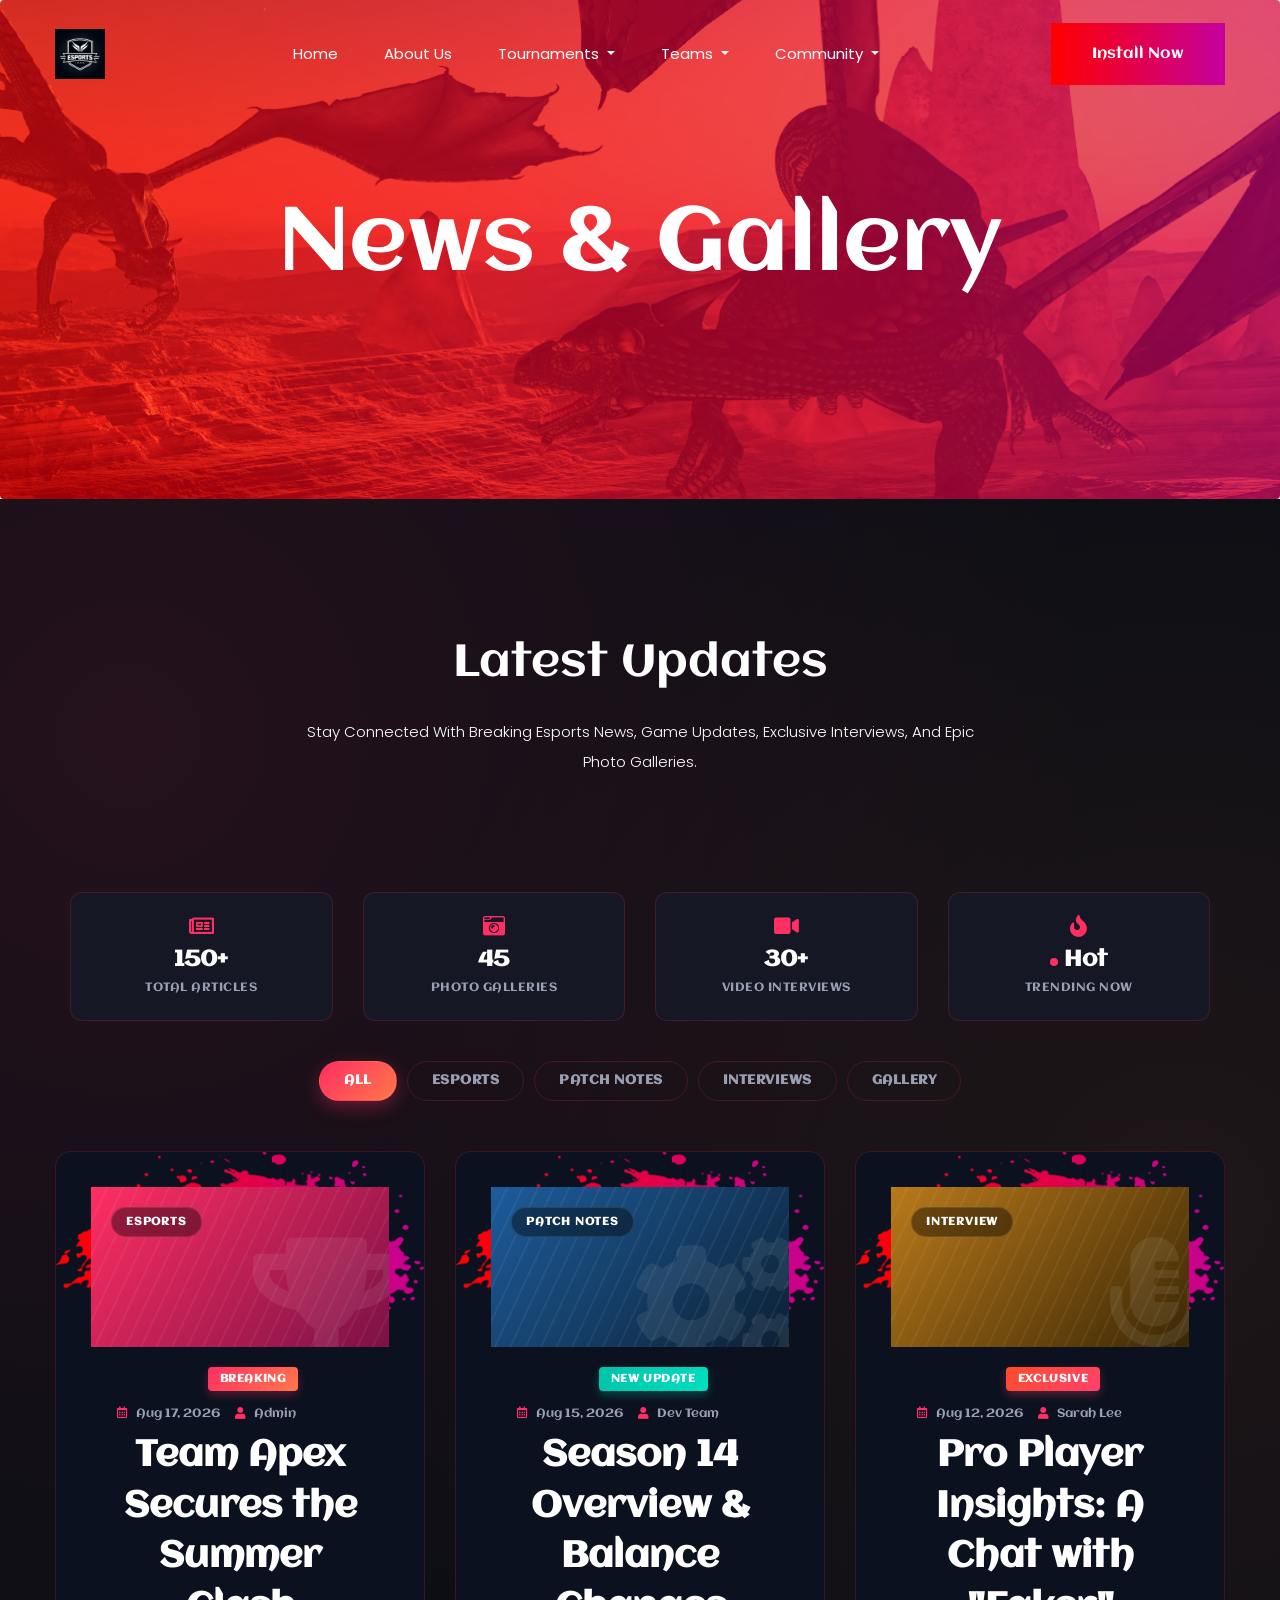
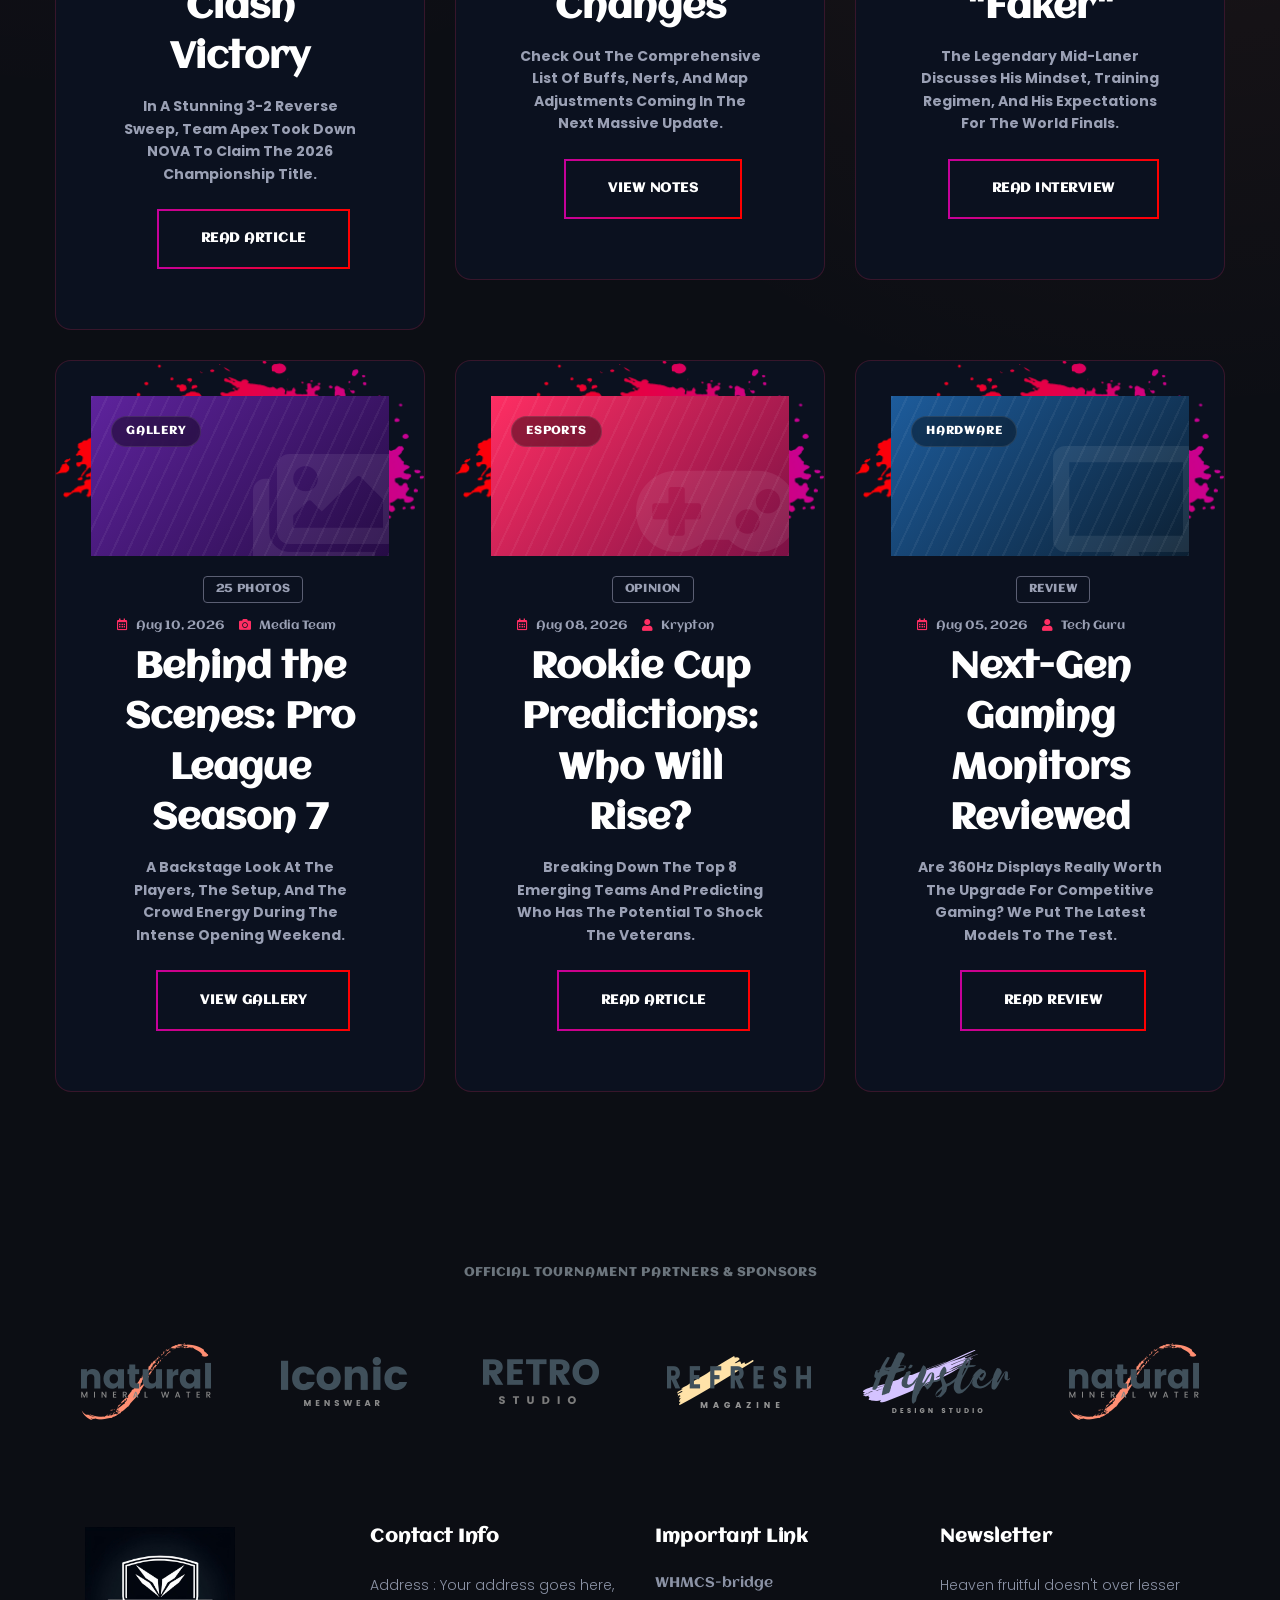
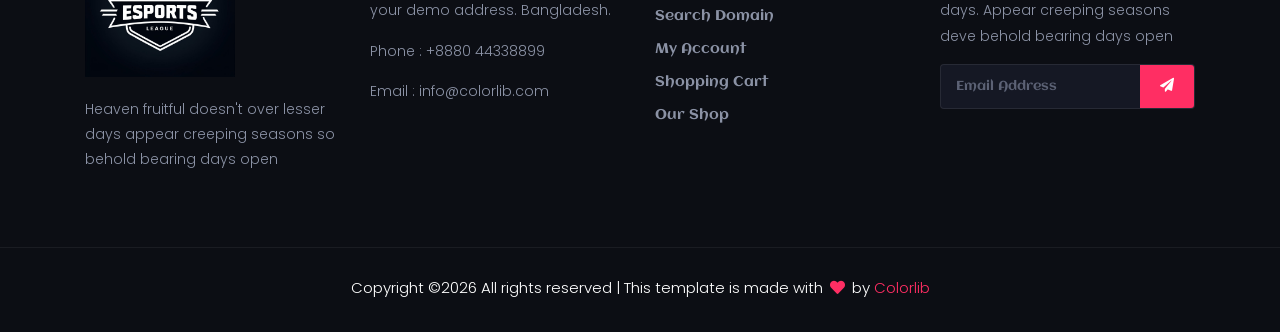
<file: news.html>
<!doctype html>
<html lang="zxx">

<head>
    <meta charset="utf-8">
    <meta name="viewport" content="width=device-width, initial-scale=1, shrink-to-fit=no">
    <title>gaming – News & Gallery</title>
    <link rel="icon" href="img/favicon.png">
    <link rel="stylesheet" href="css/bootstrap.min.css">
    <link rel="stylesheet" href="css/animate.css">
    <link rel="stylesheet" href="css/owl.carousel.min.css">
    <link rel="stylesheet" href="css/all.css">
    <link rel="stylesheet" href="css/flaticon.css">
    <link rel="stylesheet" href="css/themify-icons.css">
    <link rel="stylesheet" href="css/magnific-popup.css">
    <link rel="stylesheet" href="css/slick.css">
    <link rel="stylesheet" href="css/style.css">

    <style>
        .client_logo {
            background-color: #0c0e14 !important; 
        }
        .client_logo h2, 
        .client_logo p, 
        .client_logo span {
            color: #6c757d !important; 
        }
        .main_menu.single_page_menu .navbar-brand img {
            height: 50px !important;
            max-height: 50px !important;
            width: auto !important;
        }
        .main_menu.single_page_menu {
            padding-top: 5px !important;
            padding-bottom: 5px !important;
            transition: none !important;
        }
        .main_menu.single_page_menu.header_fixed {
            background: #0c0e14 !important;
            box-shadow: none !important;
        }

        :root{
            --news-accent:#ff2e63;
            --news-accent-2:#ff7849;
            --news-bg:#0c0e14;
            --news-card:#151824;
            --news-card-2:#1b1f2e;
            --news-border:rgba(255,46,99,.18);
            --news-text-dim:#9aa0b4;
        }
        .news_wrap{
            background:
                radial-gradient(circle at 10% 10%, rgba(255,46,99,.10), transparent 40%),
                radial-gradient(circle at 92% 30%, rgba(255,120,73,.08), transparent 40%),
                var(--news-bg);
            position:relative;
        }
        .news-stats{ margin:35px 0 10px; }
        .news-stat{
            text-align:center;
            background:var(--news-card);
            border:1px solid var(--news-border);
            border-radius:12px;
            padding:22px 10px;
            margin-bottom:20px;
            transition:.25s;
        }
        .news-stat:hover{ transform:translateY(-4px); border-color:var(--news-accent); }
        .news-stat i{ font-size:22px; color:var(--news-accent); margin-bottom:10px; display:inline-block; }
        .news-stat h4{ color:#fff; font-size:22px; font-weight:700; margin:0 0 4px; }
        .news-stat span{ color:var(--news-text-dim); font-size:12px; text-transform:uppercase; letter-spacing:.5px; }
        .live-dot{ position:relative; }
        .live-dot::before{
            content:''; display:inline-block; width:8px; height:8px; border-radius:50%;
            background:#ff2e63; margin-right:6px; box-shadow:0 0 0 rgba(255,46,99,.6);
            animation:newsPulse 1.6s infinite;
        }
        @keyframes newsPulse{
            0%{ box-shadow:0 0 0 0 rgba(255,46,99,.6); }
            70%{ box-shadow:0 0 0 8px rgba(255,46,99,0); }
            100%{ box-shadow:0 0 0 0 rgba(255,46,99,0); }
        }
        .news-filters{
            list-style:none; display:flex; justify-content:center; flex-wrap:wrap;
            gap:10px; padding:0; margin:10px 0 40px;
        }
        .news-filters li{
            cursor:pointer; padding:9px 24px; border-radius:30px;
            border:1px solid var(--news-border); color:var(--news-text-dim);
            font-size:13px; font-weight:600; text-transform:uppercase; letter-spacing:.5px;
            transition:.2s;
        }
        .news-filters li:hover{ color:#fff; border-color:var(--news-accent); }
        .news-filters li.active{
            background:linear-gradient(135deg,var(--news-accent),var(--news-accent-2));
            color:#fff; border-color:transparent;
            box-shadow:0 6px 18px rgba(255,46,99,.35);
        }
        .news-grid{ margin-top:10px; }
        .news-card{
            position:relative;
            background:linear-gradient(180deg,var(--news-card-2),var(--news-card));
            border:1px solid var(--news-border);
            border-radius:16px;
            padding:0 0 28px;
            text-align:left;
            overflow:hidden;
            transition:transform .25s, border-color .25s, box-shadow .25s;
        }
        .news-card:hover{
            transform:translateY(-6px);
            border-color:var(--news-accent);
            box-shadow:0 16px 34px rgba(0,0,0,.45);
        }
        .news-card:hover .news-card__watermark{ transform:scale(1.12) rotate(-4deg); opacity:.22; }
        .news-card__cover{
            position:relative; height:160px; display:flex; align-items:flex-start;
            padding:20px; overflow:hidden;
            background:linear-gradient(135deg,#2a2438,#1b1f2e);
        }
        .news-card__cover::after{
            content:''; position:absolute; inset:0;
            background:repeating-linear-gradient(115deg,rgba(255,255,255,.05) 0 2px,transparent 2px 14px);
        }
        .news-card__watermark{
            position:absolute; right:-10px; bottom:-20px; 
            font-size:130px; color:rgba(255,255,255,.08);
            transition:transform .35s, opacity .35s;
            pointer-events: none;
        }
        .news-card__category{
            position:relative; z-index:1; background:rgba(0,0,0,.4); color:#fff; font-weight:700;
            font-size:11px; text-transform:uppercase; letter-spacing:.8px; padding:6px 14px; border-radius:20px;
            backdrop-filter:blur(4px); border:1px solid rgba(255,255,255,.1);
        }
        .news-card--esports .news-card__cover{ background:linear-gradient(135deg,#ff2e63,#7b1145); }
        .news-card--update .news-card__cover{ background:linear-gradient(135deg,#1d5c9c,#0c2033); }
        .news-card--interview .news-card__cover{ background:linear-gradient(135deg,#b9791a,#3a2705); }
        .news-card--gallery .news-card__cover{ background:linear-gradient(135deg,#5e239d,#260c45); }
        
        .news-badge {
            display:inline-block; margin:20px 0 0 26px;
            color:#fff; font-size:11px; font-weight:700; padding:4px 12px; border-radius:4px;
            text-transform:uppercase; letter-spacing:.6px;
        }
        .news-badge.breaking { background:linear-gradient(135deg,var(--news-accent),var(--news-accent-2)); box-shadow:0 4px 10px rgba(255,46,99,.3); }
        .news-badge.new { background:linear-gradient(135deg,#00c2a8,#00e0c0); box-shadow:0 4px 10px rgba(0,194,168,.3); }
        .news-badge.hot { background:linear-gradient(135deg,#ff4b2b,#ff416c); box-shadow:0 4px 10px rgba(255,65,108,.3); }
        .news-badge.regular { background:transparent; border:1px solid #5b5f73; color:var(--news-text-dim); margin-left:26px;}

        .news-card .news-meta{ color:var(--news-text-dim); font-size:12px; margin:14px 26px 8px; display:flex; gap:15px; }
        .news-card .news-meta i { color:var(--news-accent); margin-right:5px;}
        .news-card h3{ color:#fff; font-size:22px; font-weight:800; margin:0 26px 12px; line-height:1.4; }
        .news-card p.excerpt { color:var(--news-text-dim); font-size:14px; margin:0 26px 24px; line-height:1.6; }
        
        .news-card .btn_2{
            display:inline-block; margin-left:26px; padding:10px 26px; border-radius:30px;
            border:1px solid var(--news-accent); color:#fff !important; font-size:13px;
            font-weight:600; text-transform:uppercase; letter-spacing:.5px; transition:.2s;
            cursor: pointer;
        }
        .news-card .btn_2:hover{
            background:linear-gradient(135deg,var(--news-accent),var(--news-accent-2));
            border-color:transparent; text-decoration:none;
        }
        .news-item{ margin-bottom:30px; }
        .news-empty p{ color:var(--news-text-dim); padding:40px 0; }

        /* Modal 暗色系自定义 */
        .modal-content.dark-modal {
            background-color: #151824;
            border: 1px solid var(--news-border);
            color: #fff;
            border-radius: 12px;
        }
        .modal-content.dark-modal .modal-header {
            border-bottom: 1px solid rgba(255,255,255,0.08);
        }
        .modal-content.dark-modal .modal-footer {
            border-top: 1px solid rgba(255,255,255,0.08);
        }
        .modal-content.dark-modal .close {
            color: #fff;
            opacity: 0.8;
        }

        .footer-area-custom {
            background-color: #0c0e14;
            color: #8b92a5;
            padding: 70px 0 30px;
        }
        .footer-container-custom {
            max-width: 1140px;
            margin: 0 auto;
            padding: 0 15px;
            display: flex;
            justify-content: space-between;
            flex-wrap: wrap;
            gap: 30px;
        }
        .footer-col-custom {
            flex: 1;
            min-width: 220px;
        }
        .footer-col-custom img {
            max-width: 150px;
            margin-bottom: 20px;
        }
        .footer-col-custom p {
            font-size: 14px;
            line-height: 1.8;
            color: #8b92a5;
            margin-bottom: 15px;
        }
        .footer-col-custom h3 {
            color: #ffffff;
            font-size: 18px;
            font-weight: 700;
            margin-bottom: 25px;
            letter-spacing: 0.5px;
        }
        .footer-col-custom ul {
            list-style: none;
            padding: 0;
            margin: 0;
        }
        .footer-col-custom ul li {
            margin-bottom: 12px;
        }
        .footer-col-custom ul li a {
            color: #8b92a5;
            text-decoration: none;
            font-size: 14px;
            transition: color 0.3s;
        }
        .footer-col-custom ul li a:hover {
            color: #ff2e63;
        }
        .footer-newsletter-box {
            display: flex;
            margin-top: 15px;
            background: #151824;
            border: 1px solid rgba(255,255,255,0.08);
            border-radius: 4px;
            overflow: hidden;
        }
        .footer-newsletter-box input {
            width: 100%;
            padding: 12px 15px;
            border: none;
            background: transparent;
            color: #fff;
            font-size: 13px;
            outline: none;
        }
        .footer-newsletter-box input::placeholder {
            color: #5c6275;
        }
        .footer-newsletter-box button {
            background: #ff2e63;
            border: none;
            color: #ffffff;
            padding: 0 20px;
            cursor: pointer;
            font-size: 14px;
            transition: background 0.3s;
        }
        .footer-newsletter-box button:hover {
            background: #e01b50;
        }
        .footer-bottom-bar {
            text-align: center;
            border-top: 1px solid rgba(255,255,255,0.06);
            margin-top: 60px;
            padding-top: 25px;
            font-size: 13px;
            color: #6c7284;
        }
        .footer-bottom-bar i.fa-heart {
            color: #ff2e63;
            margin: 0 3px;
        }
    </style>
</head>

<body>
    <header class="main_menu single_page_menu">
        <div class="container">
            <div class="row align-items-center">
                <div class="col-lg-12">
                    <nav class="navbar navbar-expand-lg navbar-light">
                        <a class="navbar-brand" href="index.html"> <img src="img/logo.png" alt="logo"> </a>
                        <button class="navbar-toggler" type="button" data-toggle="collapse"
                            data-target="#navbarSupportedContent" aria-controls="navbarSupportedContent"
                            aria-expanded="false" aria-label="Toggle navigation">
                            <span class="menu_icon"><i class="fas fa-bars"></i></span>
                        </button>
                        <div class="collapse navbar-collapse main-menu-item" id="navbarSupportedContent">
                            <ul class="navbar-nav">
                                <li class="nav-item"><a class="nav-link" href="index.html">Home</a></li>
                                <li class="nav-item"><a class="nav-link" href="about.html">About Us</a></li>
                                <li class="nav-item dropdown">
                                    <a class="nav-link dropdown-toggle" href="#" id="navbarDropdownTournaments"
                                        role="button" data-toggle="dropdown" aria-haspopup="true" aria-expanded="false">
                                        Tournaments
                                    </a>
                                    <div class="dropdown-menu" aria-labelledby="navbarDropdownTournaments">
                                        <a class="dropdown-item" href="tournaments.html">Tournaments</a>
                                        <a class="dropdown-item" href="schedules.html">Schedules & Results</a>
                                    </div>
                                </li>
                                <li class="nav-item dropdown">
                                    <a class="nav-link dropdown-toggle" href="#" id="navbarDropdownTeams" role="button"
                                        data-toggle="dropdown" aria-haspopup="true" aria-expanded="false">
                                        Teams
                                    </a>
                                    <div class="dropdown-menu" aria-labelledby="navbarDropdownTeams">
                                        <a class="dropdown-item" href="teams.html">Teams Profiles</a>
                                        <a class="dropdown-item" href="players.html">Player Profiles</a>
                                        <a class="dropdown-item" href="leaderboard.html">Leaderboards</a>
                                    </div>
                                </li>
                                <li class="nav-item dropdown">
                                    <a class="nav-link dropdown-toggle" href="#" id="navbarDropdownCommunity"
                                        role="button" data-toggle="dropdown" aria-haspopup="true" aria-expanded="false">
                                        Community
                                    </a>
                                    <div class="dropdown-menu" aria-labelledby="navbarDropdownCommunity">
                                        <a class="dropdown-item" href="news.html">News & Gallery</a>
                                        <a class="dropdown-item" href="register.html">Join Us</a>
                                    </div>
                                </li>
                            </ul>
                        </div>
                        <a href="#" class="btn_1 d-none d-sm-block">Install Now</a>
                    </nav>
                </div>
            </div>
        </div>
    </header>

    <section class="breadcrumb breadcrumb_bg">
        <div class="container">
            <div class="row">
                <div class="col-lg-12">
                    <div class="breadcrumb_iner text-center">
                        <div class="breadcrumb_iner_item">
                            <h2>News & Gallery</h2>
                        </div>
                    </div>
                </div>
            </div>
        </div>
    </section>

    <section class="pricing_part news_wrap section_padding">
        <div class="container">

            <div class="row justify-content-center">
                <div class="col-lg-7">
                    <div class="section_tittle text-center">
                        <h2>Latest Updates</h2>
                        <p>Stay connected with breaking esports news, game updates, exclusive interviews, and epic photo galleries.</p>
                    </div>
                </div>
            </div>

            <div class="row news-stats justify-content-center">
                <div class="col-6 col-md-3">
                    <div class="news-stat">
                        <i class="far fa-newspaper"></i>
                        <h4>150+</h4>
                        <span>Total Articles</span>
                    </div>
                </div>
                <div class="col-6 col-md-3">
                    <div class="news-stat">
                        <i class="fas fa-camera-retro"></i>
                        <h4>45</h4>
                        <span>Photo Galleries</span>
                    </div>
                </div>
                <div class="col-6 col-md-3">
                    <div class="news-stat">
                        <i class="fas fa-video"></i>
                        <h4>30+</h4>
                        <span>Video Interviews</span>
                    </div>
                </div>
                <div class="col-6 col-md-3">
                    <div class="news-stat">
                        <i class="fas fa-fire"></i>
                        <h4 class="live-dot">Hot</h4>
                        <span>Trending Now</span>
                    </div>
                </div>
            </div>

            <div class="row justify-content-center">
                <div class="col-lg-12">
                    <ul class="news-filters" id="newsFilters">
                        <li class="active" data-filter="all">All</li>
                        <li data-filter="esports">Esports</li>
                        <li data-filter="updates">Patch Notes</li>
                        <li data-filter="interviews">Interviews</li>
                        <li data-filter="gallery">Gallery</li>
                    </ul>
                </div>
            </div>

            <div class="row justify-content-center news-grid" id="newsGrid">

                <div class="col-lg-4 col-sm-6 news-item" data-category="esports">
                    <div class="single_pricing_part news-card news-card--esports">
                        <div class="news-card__cover">
                            <i class="fas fa-trophy news-card__watermark"></i>
                            <span class="news-card__category">Esports</span>
                        </div>
                        <div class="news-badge breaking">Breaking</div>
                        <div class="news-meta">
                            <span><i class="far fa-calendar-alt"></i> Aug 17, 2026</span>
                            <span><i class="fas fa-user"></i> Admin</span>
                        </div>
                        <h3>Team Apex Secures the Summer Clash Victory</h3>
                        <p class="excerpt">In a stunning 3-2 reverse sweep, Team Apex took down NOVA to claim the 2026 championship title.</p>
                        <a href="javascript:void(0);" class="btn_2 btn-read-more" 
                           data-title="Team Apex Secures the Summer Clash Victory"
                           data-meta="Aug 17, 2026 | By Admin"
                           data-content="In a thrilling 5-game grand finals series, Team Apex completed a historic reverse sweep against defending champions NOVA to win the 2026 Summer Clash. With stellar MVP performances in games 3 through 5, Team Apex proved their strategic adaptability and high-pressure composure. The team takes home the top cash prize and guarantees their seed for the World Finals.">Read Article</a>
                    </div>
                </div>

                <div class="col-lg-4 col-sm-6 news-item" data-category="updates">
                    <div class="single_pricing_part news-card news-card--update">
                        <div class="news-card__cover">
                            <i class="fas fa-cogs news-card__watermark"></i>
                            <span class="news-card__category">Patch Notes</span>
                        </div>
                        <div class="news-badge new">New Update</div>
                        <div class="news-meta">
                            <span><i class="far fa-calendar-alt"></i> Aug 15, 2026</span>
                            <span><i class="fas fa-user"></i> Dev Team</span>
                        </div>
                        <h3>Season 14 Overview & Balance Changes</h3>
                        <p class="excerpt">Check out the comprehensive list of buffs, nerfs, and map adjustments coming in the next massive update.</p>
                        <a href="javascript:void(0);" class="btn_2 btn-read-more"
                           data-title="Season 14 Overview & Balance Changes"
                           data-meta="Aug 15, 2026 | By Dev Team"
                           data-content="Season 14 introduces sweeping meta changes! Key updates include:<br><br>• <b>Hero Adjustments:</b> Nerfs to over-performing mobile duelists, buffs to front-line tanks.<br>• <b>Map Reworks:</b> Neon City layout expanded with new flank paths.<br>• <b>Matchmaking:</b> Improved skill-rating algorithm and reduced queue times for competitive mode.">View Notes</a>
                    </div>
                </div>

                <div class="col-lg-4 col-sm-6 news-item" data-category="interviews">
                    <div class="single_pricing_part news-card news-card--interview">
                        <div class="news-card__cover">
                            <i class="fas fa-microphone-alt news-card__watermark"></i>
                            <span class="news-card__category">Interview</span>
                        </div>
                        <div class="news-badge hot">Exclusive</div>
                        <div class="news-meta">
                            <span><i class="far fa-calendar-alt"></i> Aug 12, 2026</span>
                            <span><i class="fas fa-user"></i> Sarah Lee</span>
                        </div>
                        <h3>Pro Player Insights: A Chat with "Faker"</h3>
                        <p class="excerpt">The legendary mid-laner discusses his mindset, training regimen, and his expectations for the World Finals.</p>
                        <a href="javascript:void(0);" class="btn_2 btn-read-more"
                           data-title="Pro Player Insights: A Chat with 'Faker'"
                           data-meta="Aug 12, 2026 | By Sarah Lee"
                           data-content="We sat down with the legendary esports icon to discuss longevity in professional gaming, managing burnout, and preparing for the upcoming international tournament.<br><br><i>'Consistency comes from respecting the process rather than chasing quick wins,'</i> he shared during our exclusive session.">Read Interview</a>
                    </div>
                </div>

                <div class="col-lg-4 col-sm-6 news-item" data-category="gallery">
                    <div class="single_pricing_part news-card news-card--gallery">
                        <div class="news-card__cover">
                            <i class="fas fa-images news-card__watermark"></i>
                            <span class="news-card__category">Gallery</span>
                        </div>
                        <div class="news-badge regular">25 Photos</div>
                        <div class="news-meta">
                            <span><i class="far fa-calendar-alt"></i> Aug 10, 2026</span>
                            <span><i class="fas fa-camera"></i> Media Team</span>
                        </div>
                        <h3>Behind the Scenes: Pro League Season 7</h3>
                        <p class="excerpt">A backstage look at the players, the setup, and the crowd energy during the intense opening weekend.</p>
                        <a href="javascript:void(0);" class="btn_2 btn-read-more"
                           data-title="Behind the Scenes: Pro League Season 7"
                           data-meta="Aug 10, 2026 | By Media Team"
                           data-content="Explore high-resolution backstage photography capturing player warmups, stage light setups, fan reactions, and trophy celebrations from the opening weekend of Pro League Season 7.">View Gallery</a>
                    </div>
                </div>

                <div class="col-lg-4 col-sm-6 news-item" data-category="esports">
                    <div class="single_pricing_part news-card news-card--esports">
                        <div class="news-card__cover">
                            <i class="fas fa-gamepad news-card__watermark"></i>
                            <span class="news-card__category">Esports</span>
                        </div>
                        <div class="news-badge regular">Opinion</div>
                        <div class="news-meta">
                            <span><i class="far fa-calendar-alt"></i> Aug 08, 2026</span>
                            <span><i class="fas fa-user"></i> Krypton</span>
                        </div>
                        <h3>Rookie Cup Predictions: Who Will Rise?</h3>
                        <p class="excerpt">Breaking down the top 8 emerging teams and predicting who has the potential to shock the veterans.</p>
                        <a href="javascript:void(0);" class="btn_2 btn-read-more"
                           data-title="Rookie Cup Predictions: Who Will Rise?"
                           data-meta="Aug 08, 2026 | By Krypton"
                           data-content="An in-depth tactical analysis of the upcoming Rookie Cup contender roster, highlighting key playmakers and draft strategies that could upset established tournament favourites.">Read Article</a>
                    </div>
                </div>

                <div class="col-lg-4 col-sm-6 news-item" data-category="updates">
                    <div class="single_pricing_part news-card news-card--update">
                        <div class="news-card__cover">
                            <i class="fas fa-desktop news-card__watermark"></i>
                            <span class="news-card__category">Hardware</span>
                        </div>
                        <div class="news-badge regular">Review</div>
                        <div class="news-meta">
                            <span><i class="far fa-calendar-alt"></i> Aug 05, 2026</span>
                            <span><i class="fas fa-user"></i> Tech Guru</span>
                        </div>
                        <h3>Next-Gen Gaming Monitors Reviewed</h3>
                        <p class="excerpt">Are 360Hz displays really worth the upgrade for competitive gaming? We put the latest models to the test.</p>
                        <a href="javascript:void(0);" class="btn_2 btn-read-more"
                           data-title="Next-Gen Gaming Monitors Reviewed"
                           data-meta="Aug 05, 2026 | By Tech Guru"
                           data-content="Our hardware laboratory benchmarked five flagship 360Hz esports displays on motion clarity, latency reduction, and color calibration. Find out if upgrading fits your competitive needs.">Read Review</a>
                    </div>
                </div>

            </div>

            <div class="row">
                <div class="col-12 text-center news-empty" id="newsEmpty" style="display:none;">
                    <p>No posts found in this category right now — check back soon.</p>
                </div>
            </div>

        </div>
    </section>

    <div class="modal fade" id="articleModal" tabindex="-1" role="dialog" aria-hidden="true">
        <div class="modal-dialog modal-dialog-centered modal-lg" role="document">
            <div class="modal-content dark-modal">
                <div class="modal-header">
                    <h5 class="modal-title" id="modalArticleTitle" style="color: #fff; font-weight: 800;">Article Title</h5>
                    <button type="button" class="close" data-dismiss="modal" aria-label="Close">
                        <span aria-hidden="true">&times;</span>
                    </button>
                </div>
                <div class="modal-body">
                    <p id="modalArticleMeta" style="color: var(--news-accent); font-size: 13px; font-weight: 600; margin-bottom: 15px;"></p>
                    <div id="modalArticleContent" style="color: #c2c7d6; line-height: 1.8; font-size: 15px;"></div>
                </div>
                <div class="modal-footer">
                    <button type="button" class="btn btn-secondary" data-dismiss="modal" style="border-radius: 20px; padding: 6px 20px; font-size: 13px;">Close</button>
                </div>
            </div>
        </div>
    </div>

    <section class="client_logo dark-sponsors">
        <div class="container">
            <div class="row align-items-center">
                <div class="col-lg-12 text-center mb-4">
                    <span style="color:var(--news-text-dim); font-size:12px; text-transform:uppercase; letter-spacing:1px; font-weight:600;">Official Tournament Partners & Sponsors</span>
                </div>
                <div class="col-lg-12">
                    <div class="client_logo_slider owl-carousel d-flex justify-content-between align-items-center">
                        <div class="single_client_logo"><img src="img/client_logo/client_logo_1.png" alt="Sponsor 1"></div>
                        <div class="single_client_logo"><img src="img/client_logo/client_logo_2.png" alt="Sponsor 2"></div>
                        <div class="single_client_logo"><img src="img/client_logo/client_logo_3.png" alt="Sponsor 3"></div>
                        <div class="single_client_logo"><img src="img/client_logo/client_logo_4.png" alt="Sponsor 4"></div>
                        <div class="single_client_logo"><img src="img/client_logo/client_logo_5.png" alt="Sponsor 5"></div>
                    </div>
                </div>
            </div>
        </div>
    </section>

    <footer class="footer-area-custom">
        <div class="footer-container-custom">
            <div class="footer-col-custom">
                <a href="index.html"><img src="img/logo.png" alt="logo"></a>
                <p>Heaven fruitful doesn't over lesser days appear creeping seasons so behold bearing days open</p>
            </div>

            <div class="footer-col-custom">
                <h3>Contact Info</h3>
                <p>Address : Your address goes here, your demo address. Bangladesh.</p>
                <p>Phone : +8880 44338899</p>
                <p>Email : info@colorlib.com</p>
            </div>

            <div class="footer-col-custom">
                <h3>Important Link</h3>
                <ul>
                    <li><a href="#">WHMCS-bridge</a></li>
                    <li><a href="#">Search Domain</a></li>
                    <li><a href="#">My Account</a></li>
                    <li><a href="#">Shopping Cart</a></li>
                    <li><a href="#">Our Shop</a></li>
                </ul>
            </div>

            <div class="footer-col-custom">
                <h3>Newsletter</h3>
                <p>Heaven fruitful doesn't over lesser days. Appear creeping seasons deve behold bearing days open</p>
                <div class="footer-newsletter-box">
                    <input type="email" placeholder="Email Address">
                    <button type="submit"><i class="fas fa-paper-plane"></i></button>
                </div>
            </div>
        </div>

        <div class="footer-bottom-bar">
            <p>Copyright &copy;<script>document.write(new Date().getFullYear());</script> All rights reserved | This template is made with <i class="fa fa-heart" aria-hidden="true"></i> by <a href="https://colorlib.com" target="_blank" style="color:#ff2e63; text-decoration:none;">Colorlib</a></p>
        </div>
    </footer>

    <script src="js/jquery-1.12.1.min.js"></script>
    <script src="js/popper.min.js"></script>
    <script src="js/bootstrap.min.js"></script>
    <script src="js/owl.carousel.min.js"></script>
    <script src="js/slick.min.js"></script>
    <script src="js/jquery.counterup.min.js"></script>
    <script src="js/waypoints.min.js"></script>
    <script src="js/jquery.magnific-popup.js"></script>
    <script src="js/custom.js"></script>

    <script>
        document.addEventListener('DOMContentLoaded', () => {
            const filters = document.querySelectorAll('#newsFilters li');
            const items = document.querySelectorAll('.news-item');
            const emptyState = document.getElementById('newsEmpty');

            filters.forEach(filter => {
                filter.addEventListener('click', function() {
                    filters.forEach(f => f.classList.remove('active'));
                    this.classList.add('active');

                    const category = this.getAttribute('data-filter');
                    let visibleCount = 0;

                    items.forEach(item => {
                        if (category === 'all' || item.getAttribute('data-category') === category) {
                            item.style.display = 'block';
                            visibleCount++;
                        } else {
                            item.style.display = 'none';
                        }
                    });

                    emptyState.style.display = (visibleCount === 0) ? 'block' : 'none';
                });
            });

            $('.btn-read-more').on('click', function() {
                const title = $(this).attr('data-title');
                const meta = $(this).attr('data-meta');
                const content = $(this).attr('data-content');

                $('#modalArticleTitle').html(title);
                $('#modalArticleMeta').html(meta);
                $('#modalArticleContent').html(content);

                $('#articleModal').modal('show');
            });
        });
    </script>
</body>
</html>
</file>
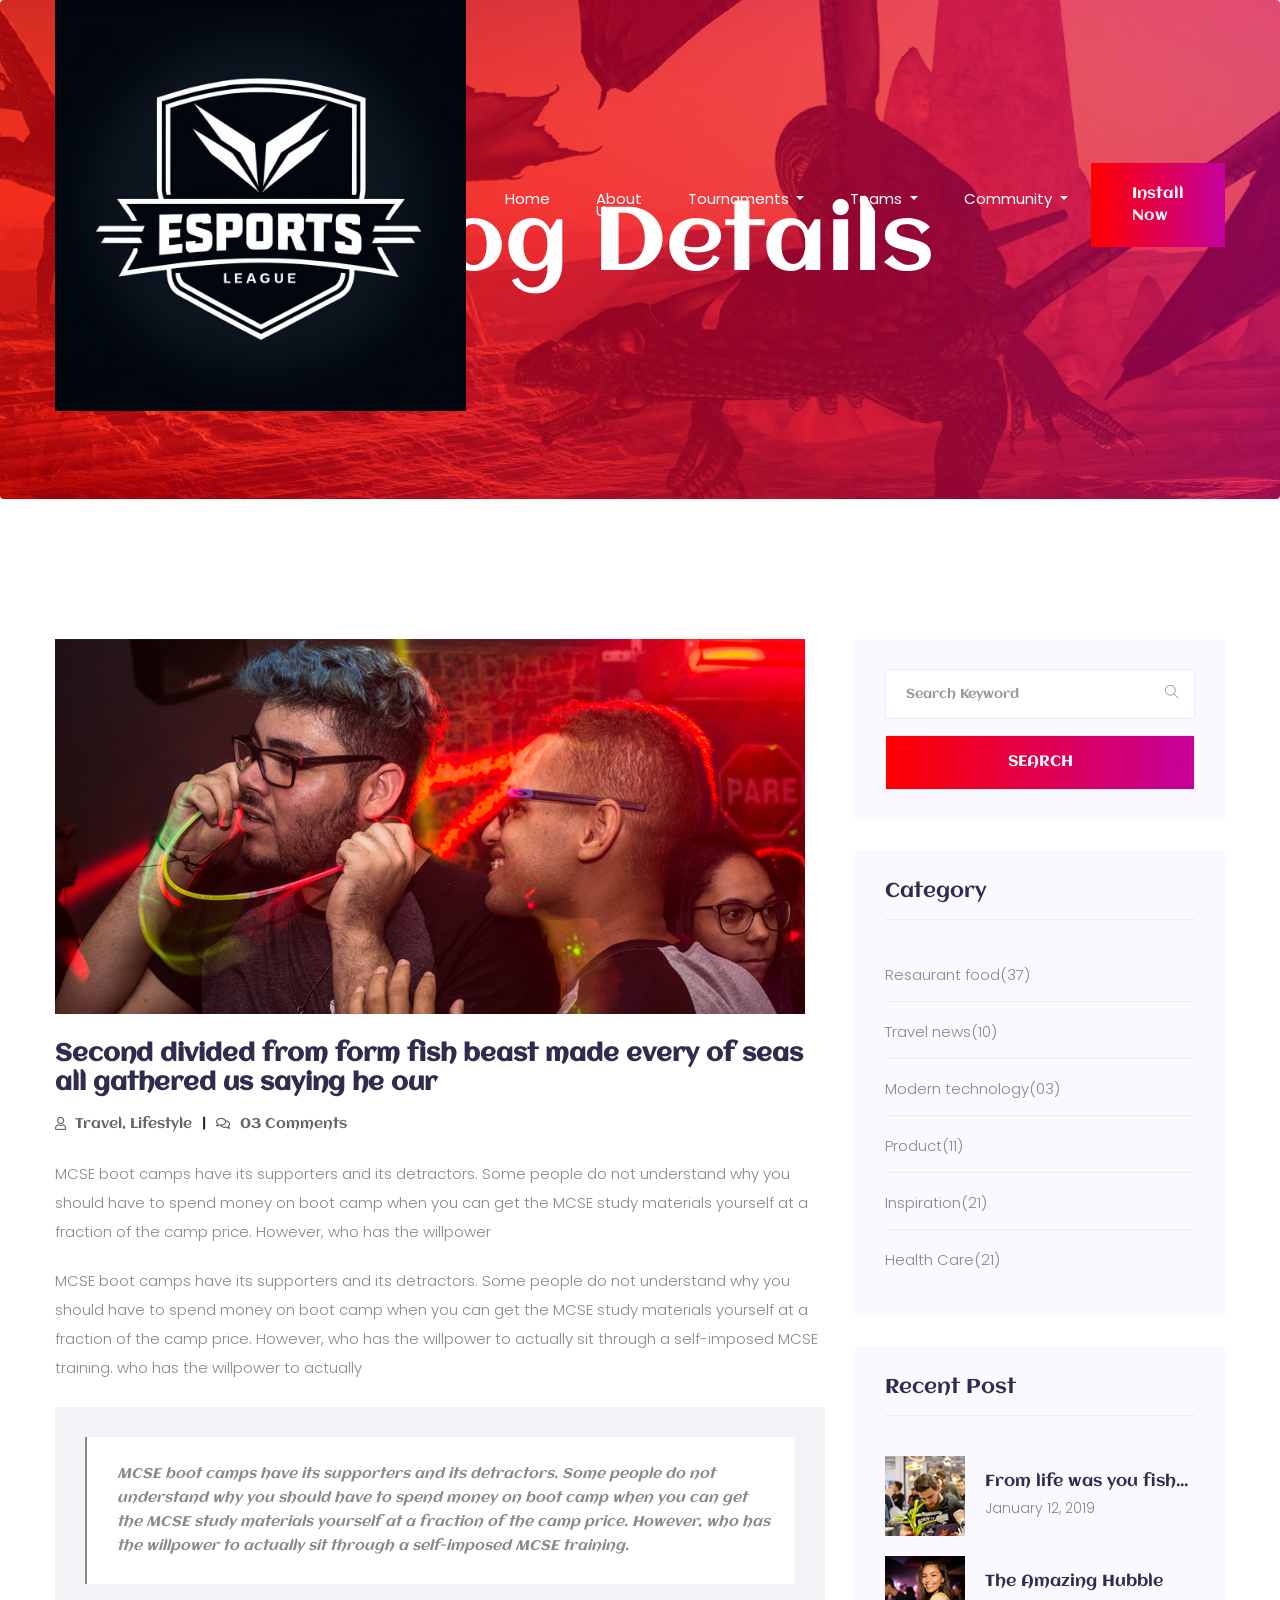
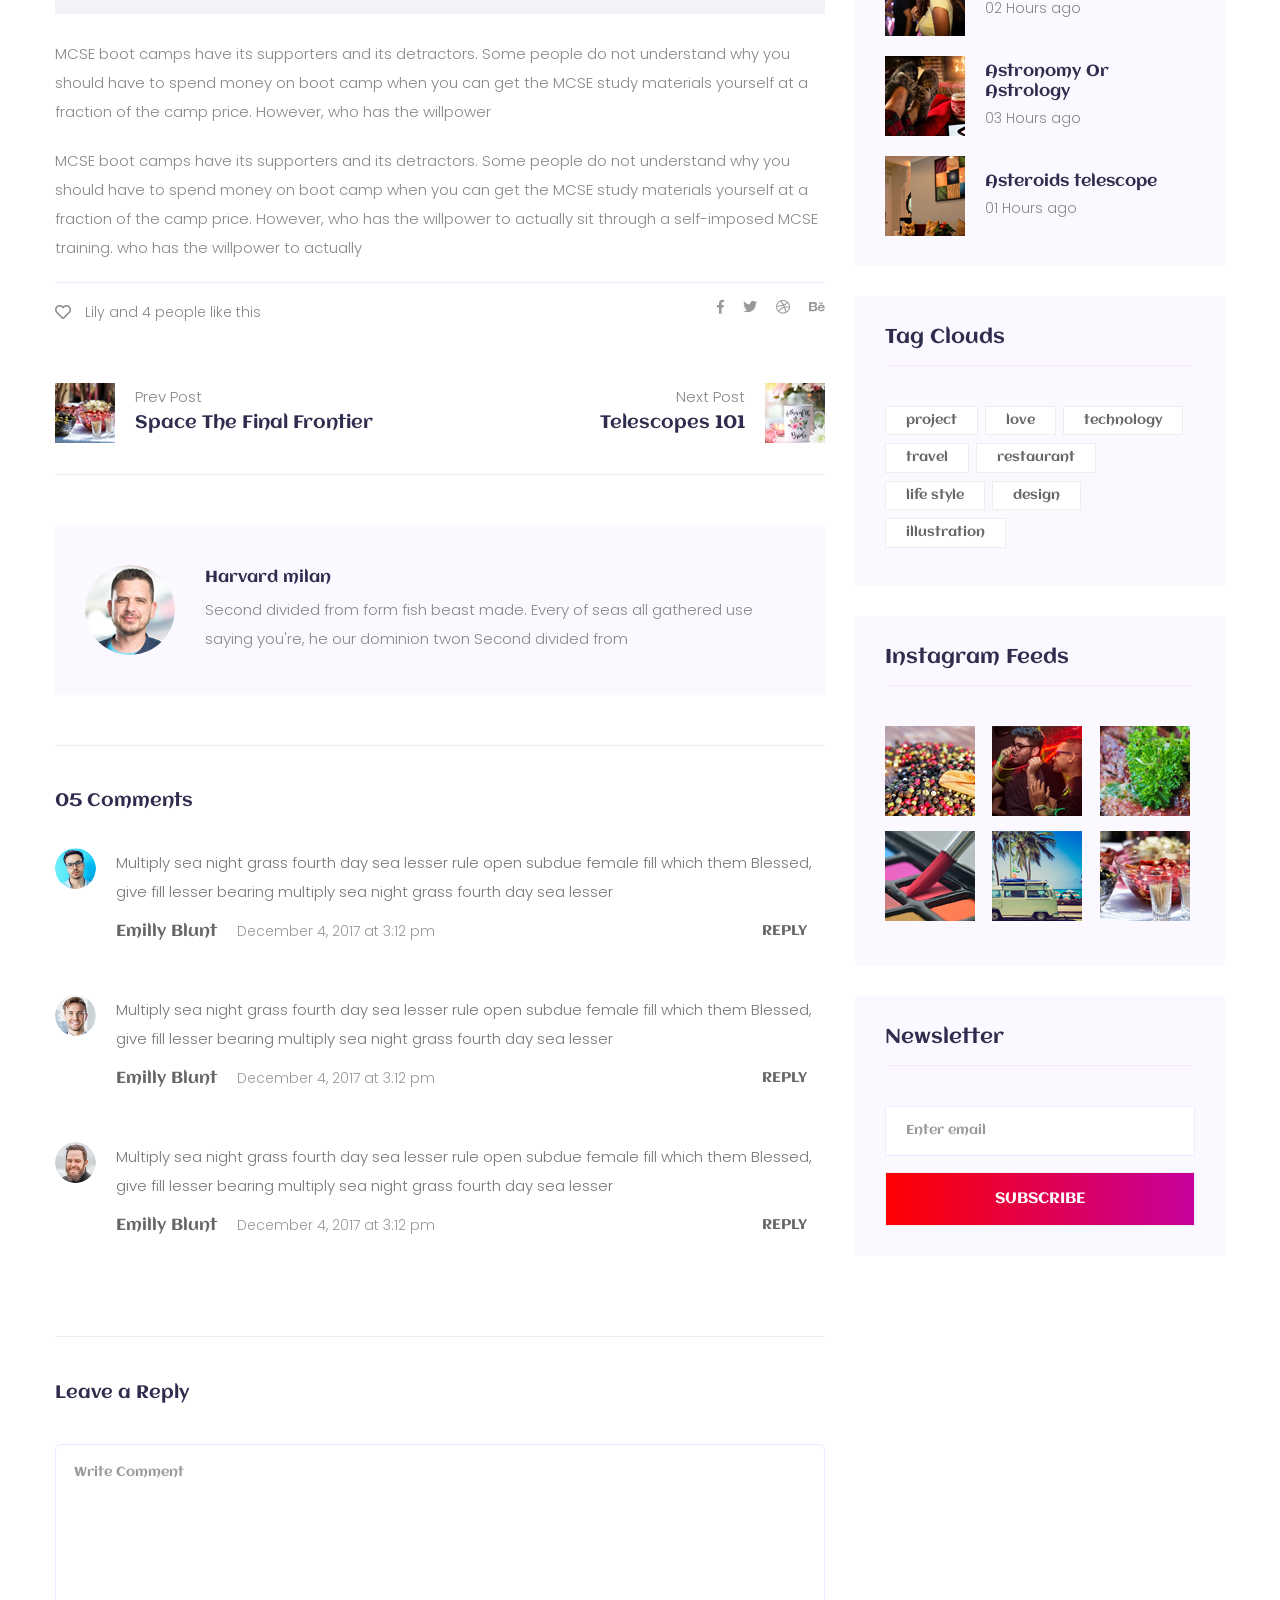
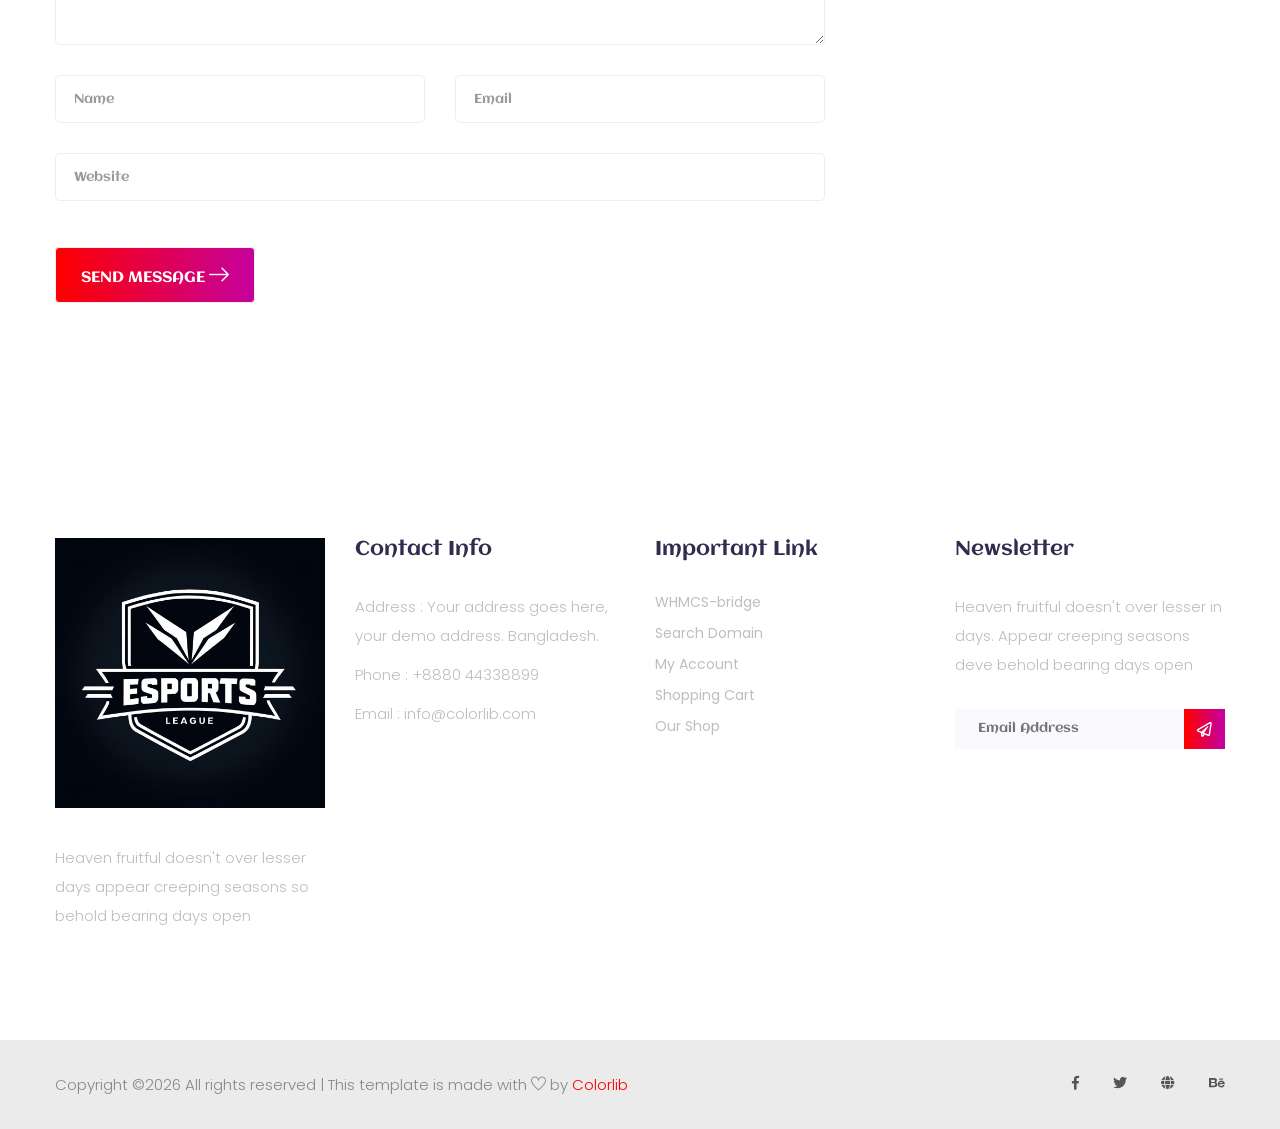
<file: single-blog.html>
<!doctype html>
<html lang="zxx">

<head>
   <!-- Required meta tags -->
   <meta charset="utf-8">
   <meta name="viewport" content="width=device-width, initial-scale=1, shrink-to-fit=no">
   <title>gaming</title>
   <link rel="icon" href="img/favicon.png">
   <!-- Bootstrap CSS -->
   <link rel="stylesheet" href="css/bootstrap.min.css">
   <!-- animate CSS -->
   <link rel="stylesheet" href="css/animate.css">
   <!-- owl carousel CSS -->
   <link rel="stylesheet" href="css/owl.carousel.min.css">
   <!-- font awesome CSS -->
   <link rel="stylesheet" href="css/all.css">
   <!-- flaticon CSS -->
   <link rel="stylesheet" href="css/flaticon.css">
   <link rel="stylesheet" href="css/themify-icons.css">
   <!-- font awesome CSS -->
   <link rel="stylesheet" href="css/magnific-popup.css">
   <!-- swiper CSS -->
   <link rel="stylesheet" href="css/slick.css">
   <!-- style CSS -->
   <link rel="stylesheet" href="css/style.css">
</head>

<body>
   <!--::header part start::-->
   <header class="main_menu single_page_menu">
      <div class="container">
         <div class="row align-items-center">
            <div class="col-lg-12">
               <nav class="navbar navbar-expand-lg navbar-light">
                  <a class="navbar-brand" href="index.html"> <img src="img/logo.png" alt="logo"> </a>
                  <button class="navbar-toggler" type="button" data-toggle="collapse"
                     data-target="#navbarSupportedContent" aria-controls="navbarSupportedContent" aria-expanded="false"
                     aria-label="Toggle navigation">
                     <span class="menu_icon"><i class="fas fa-bars"></i></span>
                  </button>
                  <div class="collapse navbar-collapse main-menu-item" id="navbarSupportedContent">
                      <ul class="navbar-nav">
        <li class="nav-item">
            <a class="nav-link" href="index.html">Home</a>
        </li>
        <li class="nav-item">
            <a class="nav-link" href="about.html">About Us</a>
        </li>

        <li class="nav-item dropdown">
            <a class="nav-link dropdown-toggle" href="#" id="navbarDropdownTournaments" role="button" data-toggle="dropdown" aria-haspopup="true" aria-expanded="false">
                Tournaments
            </a>
            <div class="dropdown-menu" aria-labelledby="navbarDropdownTournaments">
                <a class="dropdown-item" href="tournaments.html">Tournaments</a>
                <a class="dropdown-item" href="schedules.html">Schedules & Results</a>
            </div>
        </li>

        <li class="nav-item dropdown">
            <a class="nav-link dropdown-toggle" href="#" id="navbarDropdownTeams" role="button" data-toggle="dropdown" aria-haspopup="true" aria-expanded="false">
                Teams
            </a>
            <div class="dropdown-menu" aria-labelledby="navbarDropdownTeams">
                <a class="dropdown-item" href="teams.html">Our Teams</a>
                <a class="dropdown-item" href="players.html">Player Profiles</a>
            </div>
        </li>

        <li class="nav-item dropdown">
            <a class="nav-link dropdown-toggle" href="#" id="navbarDropdownCommunity" role="button" data-toggle="dropdown" aria-haspopup="true" aria-expanded="false">
                Community
            </a>
            <div class="dropdown-menu" aria-labelledby="navbarDropdownCommunity">
                <a class="dropdown-item" href="news.html">News & Gallery</a>
                <a class="dropdown-item" href="register.html">Join Us</a>
            </div>
        </li>
    </ul>
                  </div>
                  <a href="#" class="btn_1 d-none d-sm-block">Install Now</a>
               </nav>
            </div>
         </div>
      </div>
   </header>
   <!-- Header part end-->

   <!-- breadcrumb start-->
   <section class="breadcrumb breadcrumb_bg">
      <div class="container">
         <div class="row">
            <div class="col-lg-12">
               <div class="breadcrumb_iner text-center">
                  <div class="breadcrumb_iner_item">
                     <h2>blog details</h2>
                  </div>
               </div>
            </div>
         </div>
      </div>
   </section>
   <!-- breadcrumb start-->

   <!--================Blog Area =================-->
   <section class="blog_area single-post-area section_padding">
      <div class="container">
         <div class="row">
            <div class="col-lg-8 posts-list">
               <div class="single-post">
                  <div class="feature-img">
                     <img class="img-fluid" src="img/blog/single_blog_1.png" alt="">
                  </div>
                  <div class="blog_details">
                     <h2>Second divided from form fish beast made every of seas
                        all gathered us saying he our
                     </h2>
                     <ul class="blog-info-link mt-3 mb-4">
                        <li><a href="#"><i class="far fa-user"></i> Travel, Lifestyle</a></li>
                        <li><a href="#"><i class="far fa-comments"></i> 03 Comments</a></li>
                     </ul>
                     <p class="excert">
                        MCSE boot camps have its supporters and its detractors. Some people do not understand why you
                        should have to spend money on boot camp when you can get the MCSE study materials yourself at a
                        fraction of the camp price. However, who has the willpower
                     </p>
                     <p>
                        MCSE boot camps have its supporters and its detractors. Some people do not understand why you
                        should have to spend money on boot camp when you can get the MCSE study materials yourself at a
                        fraction of the camp price. However, who has the willpower to actually sit through a
                        self-imposed MCSE training. who has the willpower to actually
                     </p>
                     <div class="quote-wrapper">
                        <div class="quotes">
                           MCSE boot camps have its supporters and its detractors. Some people do not understand why you
                           should have to spend money on boot camp when you can get the MCSE study materials yourself at
                           a fraction of the camp price. However, who has the willpower to actually sit through a
                           self-imposed MCSE training.
                        </div>
                     </div>
                     <p>
                        MCSE boot camps have its supporters and its detractors. Some people do not understand why you
                        should have to spend money on boot camp when you can get the MCSE study materials yourself at a
                        fraction of the camp price. However, who has the willpower
                     </p>
                     <p>
                        MCSE boot camps have its supporters and its detractors. Some people do not understand why you
                        should have to spend money on boot camp when you can get the MCSE study materials yourself at a
                        fraction of the camp price. However, who has the willpower to actually sit through a
                        self-imposed MCSE training. who has the willpower to actually
                     </p>
                  </div>
               </div>
               <div class="navigation-top">
                  <div class="d-sm-flex justify-content-between text-center">
                     <p class="like-info"><span class="align-middle"><i class="far fa-heart"></i></span> Lily and 4
                        people like this</p>
                     <div class="col-sm-4 text-center my-2 my-sm-0">
                        <!-- <p class="comment-count"><span class="align-middle"><i class="far fa-comment"></i></span> 06 Comments</p> -->
                     </div>
                     <ul class="social-icons">
                        <li><a href="#"><i class="fab fa-facebook-f"></i></a></li>
                        <li><a href="#"><i class="fab fa-twitter"></i></a></li>
                        <li><a href="#"><i class="fab fa-dribbble"></i></a></li>
                        <li><a href="#"><i class="fab fa-behance"></i></a></li>
                     </ul>
                  </div>
                  <div class="navigation-area">
                     <div class="row">
                        <div
                           class="col-lg-6 col-md-6 col-12 nav-left flex-row d-flex justify-content-start align-items-center">
                           <div class="thumb">
                              <a href="#">
                                 <img class="img-fluid" src="img/post/preview.png" alt="">
                              </a>
                           </div>
                           <div class="arrow">
                              <a href="#">
                                 <span class="lnr text-white ti-arrow-left"></span>
                              </a>
                           </div>
                           <div class="detials">
                              <p>Prev Post</p>
                              <a href="#">
                                 <h4>Space The Final Frontier</h4>
                              </a>
                           </div>
                        </div>
                        <div
                           class="col-lg-6 col-md-6 col-12 nav-right flex-row d-flex justify-content-end align-items-center">
                           <div class="detials">
                              <p>Next Post</p>
                              <a href="#">
                                 <h4>Telescopes 101</h4>
                              </a>
                           </div>
                           <div class="arrow">
                              <a href="#">
                                 <span class="lnr text-white ti-arrow-right"></span>
                              </a>
                           </div>
                           <div class="thumb">
                              <a href="#">
                                 <img class="img-fluid" src="img/post/next.png" alt="">
                              </a>
                           </div>
                        </div>
                     </div>
                  </div>
               </div>
               <div class="blog-author">
                  <div class="media align-items-center">
                     <img src="img/blog/author.png" alt="">
                     <div class="media-body">
                        <a href="#">
                           <h4>Harvard milan</h4>
                        </a>
                        <p>Second divided from form fish beast made. Every of seas all gathered use saying you're, he
                           our dominion twon Second divided from</p>
                     </div>
                  </div>
               </div>
               <div class="comments-area">
                  <h4>05 Comments</h4>
                  <div class="comment-list">
                     <div class="single-comment justify-content-between d-flex">
                        <div class="user justify-content-between d-flex">
                           <div class="thumb">
                              <img src="img/comment/comment_1.png" alt="">
                           </div>
                           <div class="desc">
                              <p class="comment">
                                 Multiply sea night grass fourth day sea lesser rule open subdue female fill which them
                                 Blessed, give fill lesser bearing multiply sea night grass fourth day sea lesser
                              </p>
                              <div class="d-flex justify-content-between">
                                 <div class="d-flex align-items-center">
                                    <h5>
                                       <a href="#">Emilly Blunt</a>
                                    </h5>
                                    <p class="date">December 4, 2017 at 3:12 pm </p>
                                 </div>
                                 <div class="reply-btn">
                                    <a href="#" class="btn-reply text-uppercase">reply</a>
                                 </div>
                              </div>
                           </div>
                        </div>
                     </div>
                  </div>
                  <div class="comment-list">
                     <div class="single-comment justify-content-between d-flex">
                        <div class="user justify-content-between d-flex">
                           <div class="thumb">
                              <img src="img/comment/comment_2.png" alt="">
                           </div>
                           <div class="desc">
                              <p class="comment">
                                 Multiply sea night grass fourth day sea lesser rule open subdue female fill which them
                                 Blessed, give fill lesser bearing multiply sea night grass fourth day sea lesser
                              </p>
                              <div class="d-flex justify-content-between">
                                 <div class="d-flex align-items-center">
                                    <h5>
                                       <a href="#">Emilly Blunt</a>
                                    </h5>
                                    <p class="date">December 4, 2017 at 3:12 pm </p>
                                 </div>
                                 <div class="reply-btn">
                                    <a href="#" class="btn-reply text-uppercase">reply</a>
                                 </div>
                              </div>
                           </div>
                        </div>
                     </div>
                  </div>
                  <div class="comment-list">
                     <div class="single-comment justify-content-between d-flex">
                        <div class="user justify-content-between d-flex">
                           <div class="thumb">
                              <img src="img/comment/comment_3.png" alt="">
                           </div>
                           <div class="desc">
                              <p class="comment">
                                 Multiply sea night grass fourth day sea lesser rule open subdue female fill which them
                                 Blessed, give fill lesser bearing multiply sea night grass fourth day sea lesser
                              </p>
                              <div class="d-flex justify-content-between">
                                 <div class="d-flex align-items-center">
                                    <h5>
                                       <a href="#">Emilly Blunt</a>
                                    </h5>
                                    <p class="date">December 4, 2017 at 3:12 pm </p>
                                 </div>
                                 <div class="reply-btn">
                                    <a href="#" class="btn-reply text-uppercase">reply</a>
                                 </div>
                              </div>
                           </div>
                        </div>
                     </div>
                  </div>
               </div>
               <div class="comment-form">
                  <h4>Leave a Reply</h4>
                  <form class="form-contact comment_form" action="#" id="commentForm">
                     <div class="row">
                        <div class="col-12">
                           <div class="form-group">
                              <textarea class="form-control w-100" name="comment" id="comment" cols="30" rows="9"
                                 placeholder="Write Comment"></textarea>
                           </div>
                        </div>
                        <div class="col-sm-6">
                           <div class="form-group">
                              <input class="form-control" name="name" id="name" type="text" placeholder="Name">
                           </div>
                        </div>
                        <div class="col-sm-6">
                           <div class="form-group">
                              <input class="form-control" name="email" id="email" type="email" placeholder="Email">
                           </div>
                        </div>
                        <div class="col-12">
                           <div class="form-group">
                              <input class="form-control" name="website" id="website" type="text" placeholder="Website">
                           </div>
                        </div>
                     </div>
                     <div class="form-group mt-3">
                        <button type="submit" class="button button-contactForm btn_1">Send Message <i
                              class="flaticon-right-arrow"></i> </button>
                     </div>
                  </form>
               </div>
            </div>
            <div class="col-lg-4">
               <div class="blog_right_sidebar">
                  <aside class="single_sidebar_widget search_widget">
                     <form action="#">
                        <div class="form-group">
                           <div class="input-group mb-3">
                              <input type="text" class="form-control" placeholder='Search Keyword'
                                 onfocus="this.placeholder = ''" onblur="this.placeholder = 'Search Keyword'">
                              <div class="input-group-append">
                                 <button class="btn" type="button"><i class="ti-search"></i></button>
                              </div>
                           </div>
                        </div>
                        <button class="button rounded-0 primary-bg text-white w-100 btn_1" type="submit">Search</button>
                     </form>
                  </aside>
                  <aside class="single_sidebar_widget post_category_widget">
                     <h4 class="widget_title">Category</h4>
                     <ul class="list cat-list">
                        <li>
                           <a href="#" class="d-flex">
                              <p>Resaurant food</p>
                              <p>(37)</p>
                           </a>
                        </li>
                        <li>
                           <a href="#" class="d-flex">
                              <p>Travel news</p>
                              <p>(10)</p>
                           </a>
                        </li>
                        <li>
                           <a href="#" class="d-flex">
                              <p>Modern technology</p>
                              <p>(03)</p>
                           </a>
                        </li>
                        <li>
                           <a href="#" class="d-flex">
                              <p>Product</p>
                              <p>(11)</p>
                           </a>
                        </li>
                        <li>
                           <a href="#" class="d-flex">
                              <p>Inspiration</p>
                              <p>(21)</p>
                           </a>
                        </li>
                        <li>
                           <a href="#" class="d-flex">
                              <p>Health Care</p>
                              <p>(21)</p>
                           </a>
                        </li>
                     </ul>
                  </aside>
                  <aside class="single_sidebar_widget popular_post_widget">
                     <h3 class="widget_title">Recent Post</h3>
                     <div class="media post_item">
                        <img src="img/post/post_1.png" alt="post">
                        <div class="media-body">
                           <a href="single-blog.html">
                              <h3>From life was you fish...</h3>
                           </a>
                           <p>January 12, 2019</p>
                        </div>
                     </div>
                     <div class="media post_item">
                        <img src="img/post/post_2.png" alt="post">
                        <div class="media-body">
                           <a href="single-blog.html">
                              <h3>The Amazing Hubble</h3>
                           </a>
                           <p>02 Hours ago</p>
                        </div>
                     </div>
                     <div class="media post_item">
                        <img src="img/post/post_3.png" alt="post">
                        <div class="media-body">
                           <a href="single-blog.html">
                              <h3>Astronomy Or Astrology</h3>
                           </a>
                           <p>03 Hours ago</p>
                        </div>
                     </div>
                     <div class="media post_item">
                        <img src="img/post/post_4.png" alt="post">
                        <div class="media-body">
                           <a href="single-blog.html">
                              <h3>Asteroids telescope</h3>
                           </a>
                           <p>01 Hours ago</p>
                        </div>
                     </div>
                  </aside>
                  <aside class="single_sidebar_widget tag_cloud_widget">
                     <h4 class="widget_title">Tag Clouds</h4>
                     <ul class="list">
                        <li>
                           <a href="#">project</a>
                        </li>
                        <li>
                           <a href="#">love</a>
                        </li>
                        <li>
                           <a href="#">technology</a>
                        </li>
                        <li>
                           <a href="#">travel</a>
                        </li>
                        <li>
                           <a href="#">restaurant</a>
                        </li>
                        <li>
                           <a href="#">life style</a>
                        </li>
                        <li>
                           <a href="#">design</a>
                        </li>
                        <li>
                           <a href="#">illustration</a>
                        </li>
                     </ul>
                  </aside>
                  <aside class="single_sidebar_widget instagram_feeds">
                     <h4 class="widget_title">Instagram Feeds</h4>
                     <ul class="instagram_row flex-wrap">
                        <li>
                           <a href="#">
                              <img class="img-fluid" src="img/post/post_5.png" alt="">
                           </a>
                        </li>
                        <li>
                           <a href="#">
                              <img class="img-fluid" src="img/post/post_6.png" alt="">
                           </a>
                        </li>
                        <li>
                           <a href="#">
                              <img class="img-fluid" src="img/post/post_7.png" alt="">
                           </a>
                        </li>
                        <li>
                           <a href="#">
                              <img class="img-fluid" src="img/post/post_8.png" alt="">
                           </a>
                        </li>
                        <li>
                           <a href="#">
                              <img class="img-fluid" src="img/post/post_9.png" alt="">
                           </a>
                        </li>
                        <li>
                           <a href="#">
                              <img class="img-fluid" src="img/post/post_10.png" alt="">
                           </a>
                        </li>
                     </ul>
                  </aside>
                  <aside class="single_sidebar_widget newsletter_widget">
                     <h4 class="widget_title">Newsletter</h4>
                     <form action="#">
                        <div class="form-group">
                           <input type="email" class="form-control" onfocus="this.placeholder = ''"
                              onblur="this.placeholder = 'Enter email'" placeholder='Enter email' required>
                        </div>
                        <button class="button rounded-0 primary-bg text-white w-100 btn_1"
                           type="submit">Subscribe</button>
                     </form>
                  </aside>
               </div>
            </div>
         </div>
      </div>
   </section>
   <!--================Blog Area end =================-->

   <!--::footer_part start::-->
   <footer class="footer_part black">
      <div class="footer_top">
         <div class="container">
            <div class="row">
               <div class="col-sm-6 col-lg-3">
                  <div class="single_footer_part">
                     <a href="index.html" class="footer_logo_iner"> <img src="img/logo.png" alt="#"> </a>
                     <p>Heaven fruitful doesn't over lesser days appear creeping seasons so behold bearing
                        days
                        open
                     </p>
                  </div>
               </div>
               <div class="col-sm-6 col-lg-3">
                  <div class="single_footer_part">
                     <h4>Contact Info</h4>
                     <p>Address : Your address goes
                        here, your demo address.
                        Bangladesh.</p>
                     <p>Phone : +8880 44338899</p>
                     <p>Email : info@colorlib.com</p>
                  </div>
               </div>
               <div class="col-sm-6 col-lg-3">
                  <div class="single_footer_part">
                     <h4>Important Link</h4>
                     <ul class="list-unstyled">
                        <li><a href=""> WHMCS-bridge</a></li>
                        <li><a href="">Search Domain</a></li>
                        <li><a href="">My Account</a></li>
                        <li><a href="">Shopping Cart</a></li>
                        <li><a href="">Our Shop</a></li>
                     </ul>
                  </div>
               </div>
               <div class="col-sm-6 col-lg-3">
                  <div class="single_footer_part">
                     <h4>Newsletter</h4>
                     <p>Heaven fruitful doesn't over lesser in days. Appear creeping seasons deve behold
                        bearing
                        days
                        open
                     </p>
                     <div id="mc_embed_signup">
                        <form target="_blank"
                           action="https://spondonit.us12.list-manage.com/subscribe/post?u=1462626880ade1ac87bd9c93a&amp;id=92a4423d01"
                           method="get" class="subscribe_form relative mail_part">
                           <input type="email" name="email" id="newsletter-form-email" placeholder="Email Address"
                              class="placeholder hide-on-focus" onfocus="this.placeholder = ''"
                              onblur="this.placeholder = ' Email Address '">
                           <button type="submit" name="submit" id="newsletter-submit"
                              class="email_icon newsletter-submit button-contactForm"><i
                                 class="far fa-paper-plane"></i></button>
                           <div class="mt-10 info"></div>
                        </form>
                     </div>
                  </div>
               </div>
            </div>
         </div>
      </div>
      <div class="copygight_text">
         <div class="container">
            <div class="row align-items-center">
               <div class="col-lg-8">
                  <div class="copyright_text">
                     <P><!-- Link back to Colorlib can't be removed. Template is licensed under CC BY 3.0. -->
Copyright &copy;<script>document.write(new Date().getFullYear());</script> All rights reserved | This template is made with <i class="ti-heart" aria-hidden="true"></i> by <a href="https://colorlib.com" target="_blank">Colorlib</a>
<!-- Link back to Colorlib can't be removed. Template is licensed under CC BY 3.0. --></P>
                  </div>
               </div>
               <div class="col-lg-4">
                  <div class="footer_icon social_icon">
                     <ul class="list-unstyled">
                        <li><a href="#" class="single_social_icon"><i class="fab fa-facebook-f"></i></a>
                        </li>
                        <li><a href="#" class="single_social_icon"><i class="fab fa-twitter"></i></a></li>
                        <li><a href="#" class="single_social_icon"><i class="fas fa-globe"></i></a></li>
                        <li><a href="#" class="single_social_icon"><i class="fab fa-behance"></i></a></li>
                     </ul>
                  </div>
               </div>
            </div>
         </div>
      </div>
   </footer>
   <!--::footer_part end::-->
   <!-- jquery plugins here-->
   <script src="js/jquery-1.12.1.min.js"></script>
   <!-- popper js -->
   <script src="js/popper.min.js"></script>
   <!-- bootstrap js -->
   <script src="js/bootstrap.min.js"></script>
   <!-- easing js -->
   <script src="js/jquery.magnific-popup.js"></script>
   <!-- swiper js -->
   <script src="js/swiper.min.js"></script>
   <!-- swiper js -->
   <script src="js/masonry.pkgd.js"></script>
   <!-- particles js -->
   <script src="js/owl.carousel.min.js"></script>
   <script src="js/jquery.nice-select.min.js"></script>
   <!-- slick js -->
   <script src="js/slick.min.js"></script>
   <script src="js/jquery.counterup.min.js"></script>
   <script src="js/waypoints.min.js"></script>
   <script src="js/contact.js"></script>
   <script src="js/jquery.ajaxchimp.min.js"></script>
   <script src="js/jquery.form.js"></script>
   <script src="js/jquery.validate.min.js"></script>
   <script src="js/mail-script.js"></script>
   <!-- custom js -->
   <script src="js/custom.js"></script>
</body>

</html>
</file>
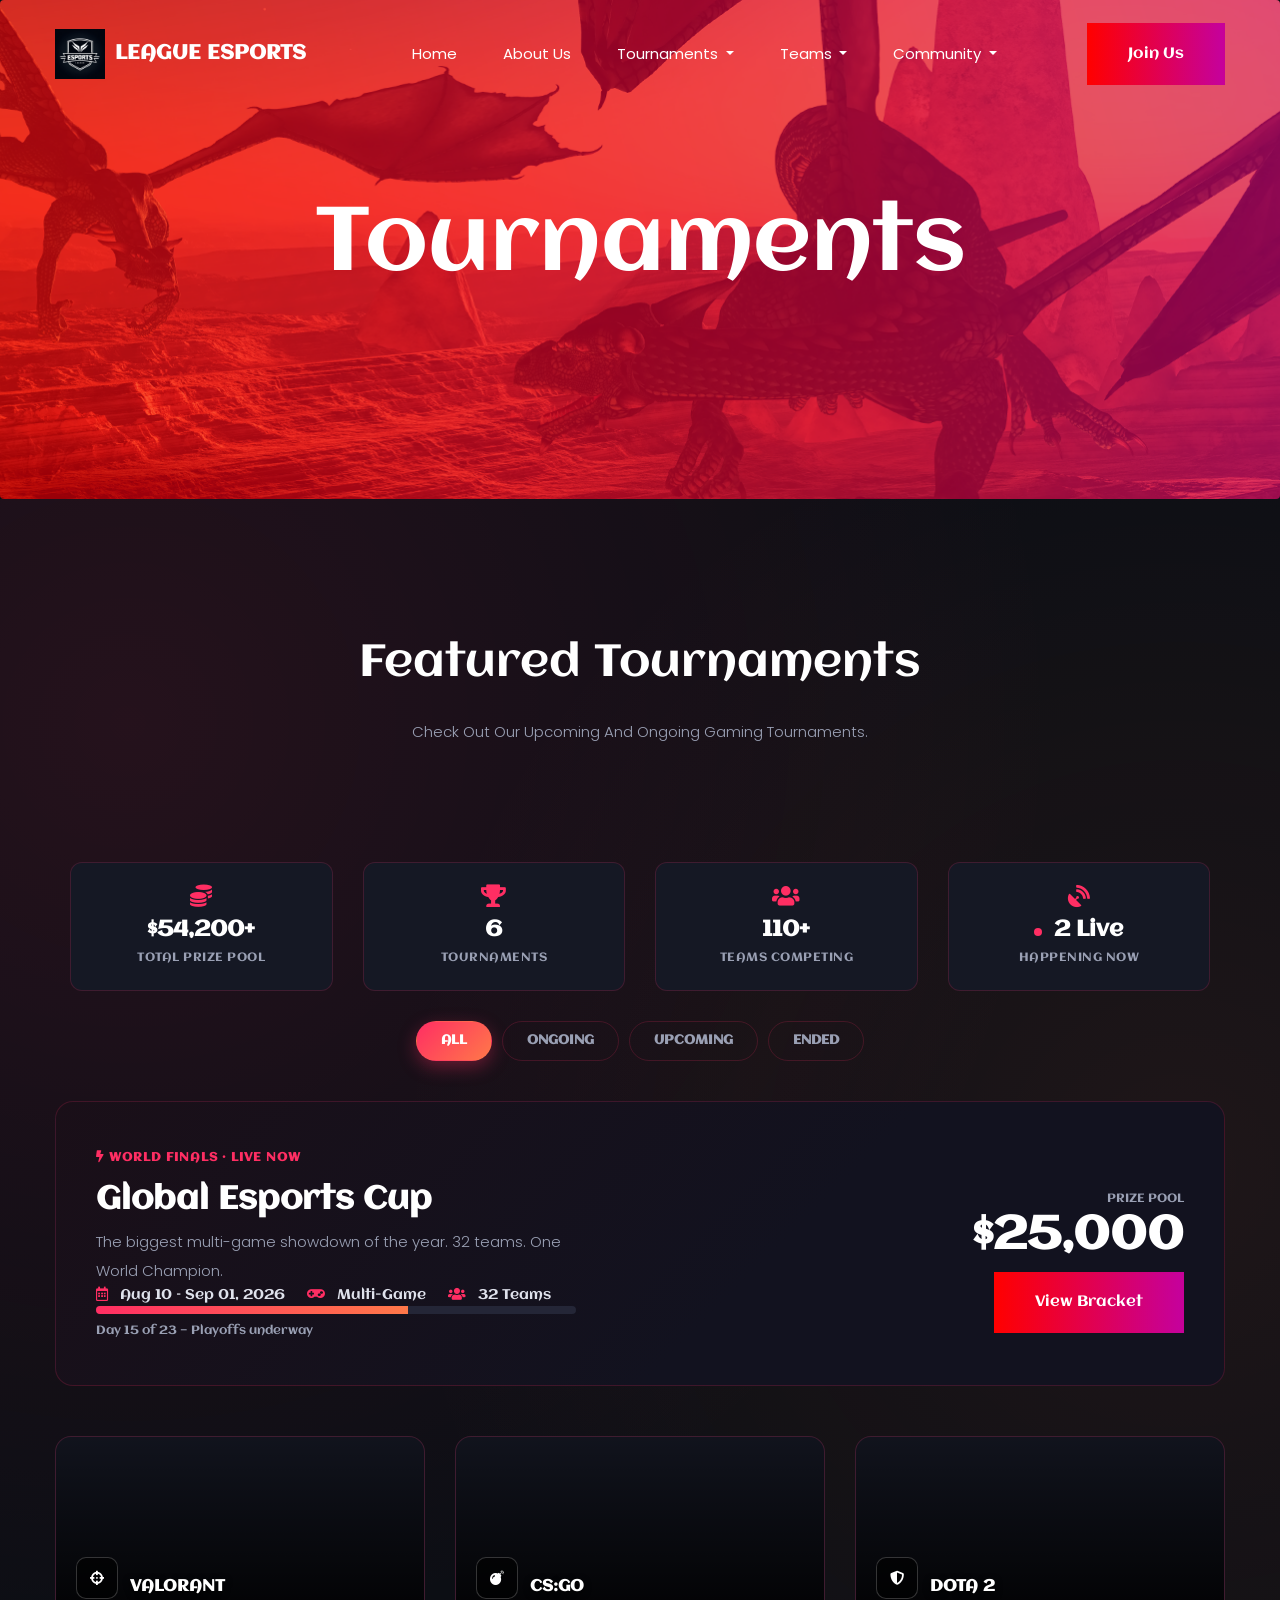
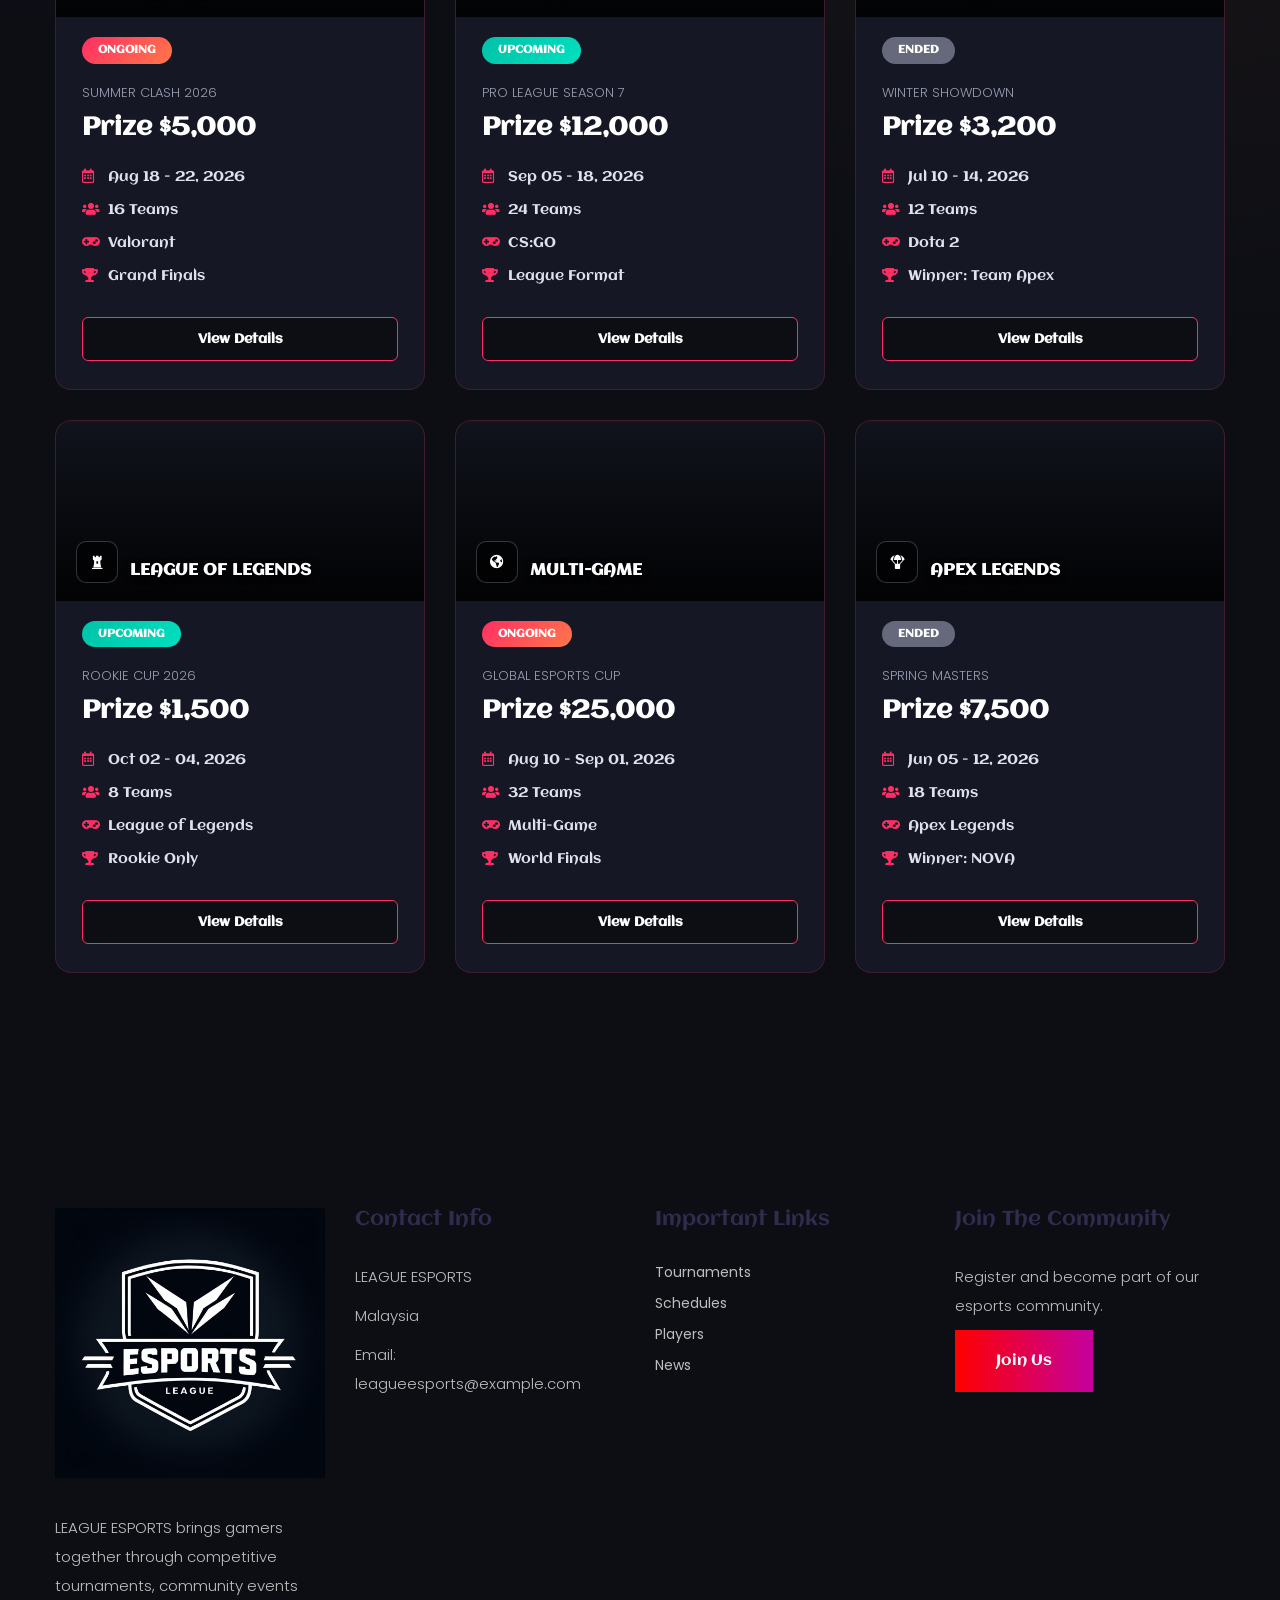
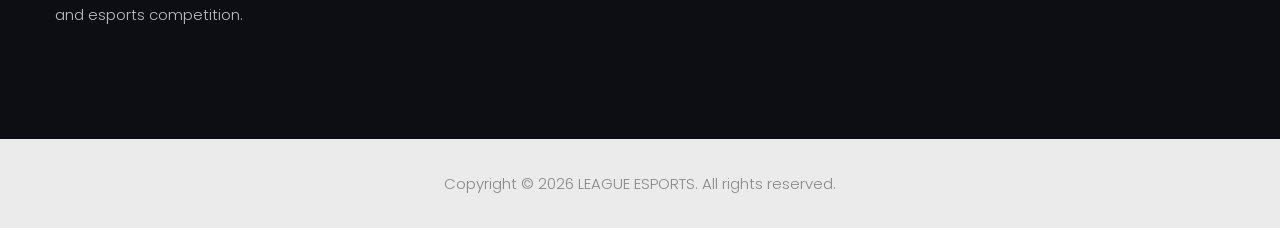
<file: tournaments.html>
<!doctype html>
<html lang="zxx">
<head>
    <meta charset="utf-8">
    <meta name="viewport" content="width=device-width, initial-scale=1, shrink-to-fit=no">
    <title>LEAGUE ESPORTS – Tournaments</title>
    <link rel="icon" href="img/favicon.png">
    <link rel="stylesheet" href="css/bootstrap.min.css">
    <link rel="stylesheet" href="css/animate.css">
    <link rel="stylesheet" href="css/owl.carousel.min.css">
    <link rel="stylesheet" href="css/all.css">
    <link rel="stylesheet" href="css/flaticon.css">
    <link rel="stylesheet" href="css/themify-icons.css">
    <link rel="stylesheet" href="css/magnific-popup.css">
    <link rel="stylesheet" href="css/slick.css">
    <link rel="stylesheet" href="css/style.css">
    <style>
        .main_menu.single_page_menu .navbar-brand img {
            height: 50px !important;
            max-height: 50px !important;
            width: auto !important;
        }
        .main_menu.single_page_menu {
            padding-top: 5px !important;
            padding-bottom: 5px !important;
            transition: none !important;
        }
        .main_menu.single_page_menu.header_fixed {
            background: #0c0e14 !important;
            box-shadow: none !important;
        }
        :root {
            --tourn-accent: #ff2e63;
            --tourn-accent-2: #ff7849;
            --tourn-bg: #0c0e14;
            --tourn-card: #151824;
            --tourn-card-2: #1b1f2e;
            --tourn-border: rgba(255,46,99,.18);
            --tourn-text-dim: #9aa0b4;
        }
        body {
            background: #0c0e14;
        }
        .tourn_wrap {
            background:
                radial-gradient(circle at 10% 10%, rgba(255,46,99,.10), transparent 40%),
                radial-gradient(circle at 92% 30%, rgba(255,120,73,.08), transparent 40%),
                var(--tourn-bg);
            position: relative;
        }
        .tourn-stats {
            margin: 35px 0 10px;
        }
        .tourn-stat {
            text-align: center;
            background: var(--tourn-card);
            border: 1px solid var(--tourn-border);
            border-radius: 12px;
            padding: 22px 10px;
            margin-bottom: 20px;
            transition: .25s;
        }
        .tourn-stat:hover {
            transform: translateY(-4px);
            border-color: var(--tourn-accent);
        }
        .tourn-stat i {
            font-size: 22px;
            color: var(--tourn-accent);
            margin-bottom: 10px;
            display: inline-block;
        }
        .tourn-stat h4 {
            color: #fff;
            font-size: 22px;
            font-weight: 700;
            margin: 0 0 4px;
        }
        .tourn-stat span {
            color: var(--tourn-text-dim);
            font-size: 12px;
            text-transform: uppercase;
            letter-spacing: .5px;
        }
        .live-dot::before {
            content: '';
            display: inline-block;
            width: 8px;
            height: 8px;
            border-radius: 50%;
            background: #ff2e63;
            margin-right: 6px;
            animation: tournPulse 1.6s infinite;
        }
        @keyframes tournPulse {
            0% {
                box-shadow: 0 0 0 0 rgba(255,46,99,.6);
            }
            70% {
                box-shadow: 0 0 0 8px rgba(255,46,99,0);
            }
            100% {
                box-shadow: 0 0 0 0 rgba(255,46,99,0);
            }
        }
        .tourn-filters {
            list-style: none;
            display: flex;
            justify-content: center;
            flex-wrap: wrap;
            gap: 10px;
            padding: 0;
            margin: 10px 0 40px;
        }
        .tourn-filters li {
            cursor: pointer;
            padding: 9px 24px;
            border-radius: 30px;
            border: 1px solid var(--tourn-border);
            color: var(--tourn-text-dim);
            font-size: 13px;
            font-weight: 600;
            text-transform: uppercase;
            transition: .2s;
        }
        .tourn-filters li:hover {
            color: white;
            border-color: var(--tourn-accent);
        }
        .tourn-filters li.active {
            background: linear-gradient(
                135deg,
                var(--tourn-accent),
                var(--tourn-accent-2)
            );
            color: white;
            border-color: transparent;
            box-shadow: 0 6px 18px rgba(255,46,99,.35);
        }
        .tourn-spotlight {
            position: relative;
            overflow: hidden;
            background: linear-gradient(
                135deg,
                #1a0f18,
                #12121f 60%
            );
            border: 1px solid var(--tourn-border);
            border-radius: 18px;
            padding: 45px 40px;
            margin-bottom: 50px;
        }
        .tourn-spotlight h3 {
            color: white;
            font-size: 32px;
            font-weight: 800;
        }
        .tourn-spotlight p {
            color: var(--tourn-text-dim);
            max-width: 500px;
        }
        .tourn-spotlight__tag {
            display: inline-block;
            color: var(--tourn-accent);
            font-weight: 700;
            font-size: 12px;
            text-transform: uppercase;
            letter-spacing: 1px;
            margin-bottom: 14px;
        }
        .tourn-spotlight__meta {
            list-style: none;
            padding: 0;
            display: flex;
            flex-wrap: wrap;
            gap: 22px;
        }
        .tourn-spotlight__meta li {
            color: #dfe2ec;
            font-size: 14px;
        }
        .tourn-spotlight__meta i {
            color: var(--tourn-accent);
            margin-right: 8px;
        }
        .tourn-spotlight__prize span {
            color: var(--tourn-text-dim);
            font-size: 12px;
            text-transform: uppercase;
        }
        .tourn-spotlight__prize h2 {
            color: white;
            font-weight: 800;
            font-size: 46px;
        }
        .tourn-progress {
            background: #242637;
            border-radius: 20px;
            height: 8px;
            max-width: 480px;
            overflow: hidden;
        }
        .tourn-progress__bar {
            height: 100%;
            width: 65%;
            background: linear-gradient(
                90deg,
                var(--tourn-accent),
                var(--tourn-accent-2)
            );
        }
        .tourn-progress__label {
            display: block;
            margin-top: 8px;
            color: var(--tourn-text-dim);
            font-size: 12px;
        }
        .tourn-card {
            background: var(--tourn-card);
            border: 1px solid var(--tourn-border);
            border-radius: 16px;
            overflow: hidden;
            margin-bottom: 30px;
            padding-bottom: 28px;
            transition: .25s;
        }
        .tourn-card:hover {
            transform: translateY(-6px);
            border-color: var(--tourn-accent);
            box-shadow: 0 16px 34px rgba(0,0,0,.45);
        }
        .tourn-card__cover {
            height: 180px;
            background-size: cover !important;
            background-position: center !important;
            background-repeat: no-repeat !important;
            position: relative;
            display: flex;
            align-items: flex-end;
            padding: 18px 20px;
        }
        .tourn-card__cover::before {
            content: '';
            position: absolute;
            inset: 0;
            background: linear-gradient(
                to top,
                rgba(0,0,0,.9),
                rgba(0,0,0,.20)
            );
        }
        .tourn-card__icon {
            width: 42px;
            height: 42px;
            display: flex;
            align-items: center;
            justify-content: center;
            background: rgba(0,0,0,.55);
            border: 1px solid rgba(255,255,255,.2);
            border-radius: 10px;
            color: white;
            position: relative;
            z-index: 2;
            margin-right: 12px;
        }
        .tourn-card__game {
            position: relative;
            z-index: 2;
            color: white;
            font-size: 16px;
            font-weight: 800;
            text-transform: uppercase;
            text-shadow: 0 2px 7px black;
        }
        .tournament-badge {
            display: inline-block;
            margin: 20px 0 0 26px;
            background: linear-gradient(
                135deg,
                var(--tourn-accent),
                var(--tourn-accent-2)
            );
            color: white;
            border-radius: 20px;
            padding: 5px 16px;
            font-size: 11px;
            font-weight: 700;
            text-transform: uppercase;
        }
        .tournament-badge.upcoming {
            background: linear-gradient(
                135deg,
                #00c2a8,
                #00e0c0
            );
        }
        .tournament-badge.ended {
            background: #65697b;
        }
        .tourn-card p {
            color: var(--tourn-text-dim);
            margin: 14px 26px 6px;
            text-transform: uppercase;
            font-size: 13px;
        }
        .tourn-card h3 {
            color: white;
            margin: 0 26px 18px;
            font-size: 25px;
            font-weight: 800;
        }
        .tourn-card ul {
            padding: 0;
            margin: 0 26px 24px;
            list-style: none;
        }
        .tourn-card ul li {
            color: #dfe2ec;
            font-size: 14px;
            padding: 6px 0;
        }
        .tourn-card ul li i {
            width: 22px;
            color: var(--tourn-accent);
        }
        .tourn-card .btn_2 {
            display: block !important;
            box-sizing: border-box !important;
            width: calc(100% - 52px) !important;
            height: auto !important;
            min-height: 44px !important;
            margin: 0 26px !important;
            padding: 11px 20px !important;
            background: #0c0e14 !important;
            background-color: #0c0e14 !important;
            background-image: none !important;
            border: 1px solid #ff2e63 !important;
            border-radius: 6px !important;
            color: #ffffff !important;
            text-align: center !important;
            font-size: 13px !important;
            font-weight: 700 !important;
            line-height: 20px !important;
            text-transform: none !important;
            text-decoration: none !important;
            position: relative !important;
            z-index: 20 !important;
            overflow: hidden !important;
            transition: all .25s ease !important;
        }
        .tourn-card .btn_2::before,
        .tourn-card .btn_2::after {
            content: none !important;
            display: none !important;
            opacity: 0 !important;
            visibility: hidden !important;
            background: transparent !important;
            background-color: transparent !important;
            background-image: none !important;
        }
        .tourn-card .btn_2:hover {
            background: #ff2e63 !important;
            background-color: #ff2e63 !important;
            background-image: none !important;
            border-color: #ff2e63 !important;
            color: #ffffff !important;
            text-decoration: none !important;
            box-shadow: 0 5px 18px rgba(255,46,99,.35) !important;
            transform: translateY(-2px);
        }
        .tourn-card .btn_2:focus {
            background: #0c0e14 !important;
            color: #ffffff !important;
            outline: none !important;
        }
        .tourn-card .btn_2:active {
            background: #ff2e63 !important;
            color: #ffffff !important;
            transform: translateY(0);
        }
        .tourn-spotlight .btn_1 {
            cursor: pointer;
        }
        .modal-content.tournament-modal {
            background: #151824;
            color: white;
            border: 1px solid var(--tourn-border);
            border-radius: 18px;
        }
        .tournament-modal .modal-header {
            border-bottom: 1px solid rgba(255,255,255,.08);
        }
        .tournament-modal .modal-footer {
            border-top: 1px solid rgba(255,255,255,.08);
        }
        .tournament-modal .close {
            color: white;
            opacity: 1;
        }
        .detail-row {
            background: #1b1f2e;
            padding: 13px 16px;
            border-radius: 10px;
            margin-bottom: 10px;
        }
        .detail-row strong {
            color: #ff2e63;
        }
        .bracket-round {
            background: #1b1f2e;
            border: 1px solid rgba(255,46,99,.2);
            border-radius: 12px;
            padding: 15px;
            margin-bottom: 15px;
        }
        .bracket-round h6 {
            color: #ff2e63;
            font-weight: 700;
        }
        .bracket-match {
            background: #10131c;
            padding: 10px 12px;
            border-radius: 8px;
            margin-top: 8px;
            color: white;
        }
        @media(max-width:767px) {
            .tourn-spotlight {
                padding: 25px 20px;
            }
            .tourn-spotlight h3 {
                font-size: 24px;
            }
            .tourn-card__cover {
                height: 150px;
            }
            .tourn-card .btn_2 {
                width: calc(100% - 30px) !important;
                margin: 0 15px !important;
            }
        }
    </style>
</head>
<body>
<header class="main_menu single_page_menu">
    <div class="container">
        <div class="row align-items-center">
            <div class="col-lg-12">
                <nav class="navbar navbar-expand-lg navbar-light">
                    <a class="navbar-brand d-flex align-items-center" href="index.html">
                        <img src="img/logo.png" alt="logo">
<span style=" color:white; font-weight:800; margin-left:10px; ">
                            LEAGUE ESPORTS
                        </span>
                    </a>
<button class="navbar-toggler" type="button" data-toggle="collapse" data-target="#navbarSupportedContent">
                        <span class="menu_icon">
                            <i class="fas fa-bars"></i>
                        </span>
                    </button>
<div class="collapse navbar-collapse main-menu-item" id="navbarSupportedContent">
                        <ul class="navbar-nav">
                            <li class="nav-item">
                                <a class="nav-link" href="index.html">
                                    Home
                                </a>
                            </li>
                            <li class="nav-item">
                                <a class="nav-link" href="about.html">
                                    About Us
                                </a>
                            </li>
                            <li class="nav-item dropdown">
<a class="nav-link dropdown-toggle" href="#" data-toggle="dropdown">
                                    Tournaments
                                </a>
                                <div class="dropdown-menu">
<a class="dropdown-item" href="tournaments.html">
                                        Tournaments
                                    </a>
<a class="dropdown-item" href="schedules.html">
                                        Schedules & Results
                                    </a>
                                </div>
                            </li>
                            <li class="nav-item dropdown">
<a class="nav-link dropdown-toggle" href="#" data-toggle="dropdown">
                                    Teams
                                </a>
                                <div class="dropdown-menu">
<a class="dropdown-item" href="teams.html">
                                        Teams Profiles
                                    </a>
<a class="dropdown-item" href="players.html">
                                        Player Profiles
                                    </a>
<a class="dropdown-item" href="leaderboard.html">
                                        Leaderboard
                                    </a>
                                </div>
                            </li>
                            <li class="nav-item dropdown">
<a class="nav-link dropdown-toggle" href="#" data-toggle="dropdown">
                                    Community
                                </a>
                                <div class="dropdown-menu">
<a class="dropdown-item" href="news.html">
                                        News & Gallery
                                    </a>
<a class="dropdown-item" href="register.html">
                                        Join Us
                                    </a>
                                </div>
                            </li>
                        </ul>
                    </div>
<a href="register.html" class="btn_1 d-none d-sm-block">
                        Join Us
                    </a>
                </nav>
            </div>
        </div>
    </div>
</header>
<section class="breadcrumb breadcrumb_bg">
    <div class="container">
        <div class="row">
            <div class="col-lg-12">
                <div class="breadcrumb_iner text-center">
                    <div class="breadcrumb_iner_item">
                        <h2>Tournaments</h2>
                    </div>
                </div>
            </div>
        </div>
    </div>
</section>
<section class="pricing_part tourn_wrap section_padding">
<div class="container">
<div class="row justify-content-center">
    <div class="col-lg-7">
        <div class="section_tittle text-center">
            <h2 style="color:white;">
                Featured Tournaments
            </h2>
            <p style="color:#9aa0b4;">
                Check out our upcoming and ongoing gaming tournaments.
            </p>
        </div>
    </div>
</div>
<div class="row tourn-stats justify-content-center">
    <div class="col-6 col-md-3">
        <div class="tourn-stat">
            <i class="fas fa-coins"></i>
            <h4>$54,200+</h4>
            <span>Total Prize Pool</span>
        </div>
    </div>
    <div class="col-6 col-md-3">
        <div class="tourn-stat">
            <i class="fas fa-trophy"></i>
            <h4>6</h4>
            <span>Tournaments</span>
        </div>
    </div>
    <div class="col-6 col-md-3">
        <div class="tourn-stat">
            <i class="fas fa-users"></i>
            <h4>110+</h4>
            <span>Teams Competing</span>
        </div>
    </div>
    <div class="col-6 col-md-3">
        <div class="tourn-stat">
            <i class="fas fa-satellite-dish"></i>
            <h4 class="live-dot">
                2 Live
            </h4>
            <span>Happening Now</span>
        </div>
    </div>
</div>
<ul class="tourn-filters" id="tournFilters">
    <li class="active" data-filter="all">
        All
    </li>
    <li data-filter="ongoing">
        Ongoing
    </li>
    <li data-filter="upcoming">
        Upcoming
    </li>
    <li data-filter="ended">
        Ended
    </li>
</ul>
<div class="tourn-spotlight">
    <div class="tourn-spotlight__tag">
        <i class="fas fa-bolt"></i>
        World Finals · Live Now
    </div>
    <div class="row align-items-center">
        <div class="col-lg-7">
            <h3>
                Global Esports Cup
            </h3>
            <p>
                The biggest multi-game showdown of the year.
                32 teams. One World Champion.
            </p>
            <ul class="tourn-spotlight__meta">
                <li>
                    <i class="far fa-calendar-alt"></i>
                    Aug 10 – Sep 01, 2026
                </li>
                <li>
                    <i class="fas fa-gamepad"></i>
                    Multi-Game
                </li>
                <li>
                    <i class="fas fa-users"></i>
                    32 Teams
                </li>
            </ul>
            <div class="tourn-progress">
                <div class="tourn-progress__bar"></div>
            </div>
            <span class="tourn-progress__label">
                Day 15 of 23 — Playoffs underway
            </span>
        </div>
        <div class="col-lg-5 text-lg-right">
            <div class="tourn-spotlight__prize">
                <span>
                    Prize Pool
                </span>
                <h2>
                    $25,000
                </h2>
            </div>
<a href="#" class="btn_1" id="viewBracketBtn">
                View Bracket
            </a>
        </div>
    </div>
</div>
<div class="row tourn-grid" id="tournGrid">
<div class="col-lg-4 col-sm-6 tourn-item" data-status="ongoing">
    <div class="tourn-card">
<div class="tourn-card__cover" style=" background-image: url('https://images.unsplash.com/photo-1542751371-adc38448a05e?auto=format&fit=crop&w=1000&q=80'); ">
            <div class="tourn-card__icon">
                <i class="fas fa-crosshairs"></i>
            </div>
            <span class="tourn-card__game">
                Valorant
            </span>
        </div>
        <div class="tournament-badge">
            Ongoing
        </div>
        <p>
            Summer Clash 2026
        </p>
        <h3>
            Prize $5,000
        </h3>
        <ul>
            <li>
                <i class="far fa-calendar-alt"></i>
                Aug 18 - 22, 2026
            </li>
            <li>
                <i class="fas fa-users"></i>
                16 Teams
            </li>
            <li>
                <i class="fas fa-gamepad"></i>
                Valorant
            </li>
            <li>
                <i class="fas fa-trophy"></i>
                Grand Finals
            </li>
        </ul>
<a href="#" class="btn_2 tournament-detail-btn" data-title="Summer Clash 2026" data-game="Valorant" data-prize="$5,000" data-date="Aug 18 - 22, 2026" data-teams="16 Teams" data-format="Grand Finals" data-status="Ongoing" data-description="A competitive Valorant tournament featuring 16 esports teams battling through elimination rounds.">
            View Details
        </a>
    </div>
</div>
<div class="col-lg-4 col-sm-6 tourn-item" data-status="upcoming">
    <div class="tourn-card">
<div class="tourn-card__cover" style=" background-image: url('https://images.unsplash.com/photo-1598550476439-6847785fcea6?auto=format&fit=crop&w=1000&q=80'); ">
            <div class="tourn-card__icon">
                <i class="fas fa-bomb"></i>
            </div>
            <span class="tourn-card__game">
                CS:GO
            </span>
        </div>
        <div class="tournament-badge upcoming">
            Upcoming
        </div>
        <p>
            Pro League Season 7
        </p>
        <h3>
            Prize $12,000
        </h3>
        <ul>
            <li>
                <i class="far fa-calendar-alt"></i>
                Sep 05 - 18, 2026
            </li>
            <li>
                <i class="fas fa-users"></i>
                24 Teams
            </li>
            <li>
                <i class="fas fa-gamepad"></i>
                CS:GO
            </li>
            <li>
                <i class="fas fa-trophy"></i>
                League Format
            </li>
        </ul>
<a href="#" class="btn_2 tournament-detail-btn" data-title="Pro League Season 7" data-game="CS:GO" data-prize="$12,000" data-date="Sep 05 - 18, 2026" data-teams="24 Teams" data-format="League Format" data-status="Upcoming" data-description="Twenty-four teams compete in group stages before advancing to the CS:GO championship playoffs.">
            View Details
        </a>
    </div>
</div>
<div class="col-lg-4 col-sm-6 tourn-item" data-status="ended">
    <div class="tourn-card">
<div class="tourn-card__cover" style=" background-image: url('https://images.unsplash.com/photo-1511512578047-dfb367046420?auto=format&fit=crop&w=1000&q=80'); ">
            <div class="tourn-card__icon">
                <i class="fas fa-shield-alt"></i>
            </div>
            <span class="tourn-card__game">
                Dota 2
            </span>
        </div>
        <div class="tournament-badge ended">
            Ended
        </div>
        <p>
            Winter Showdown
        </p>
        <h3>
            Prize $3,200
        </h3>
        <ul>
            <li>
                <i class="far fa-calendar-alt"></i>
                Jul 10 - 14, 2026
            </li>
            <li>
                <i class="fas fa-users"></i>
                12 Teams
            </li>
            <li>
                <i class="fas fa-gamepad"></i>
                Dota 2
            </li>
            <li>
                <i class="fas fa-trophy"></i>
                Winner: Team Apex
            </li>
        </ul>
<a href="#" class="btn_2 tournament-detail-btn" data-title="Winter Showdown" data-game="Dota 2" data-prize="$3,200" data-date="Jul 10 - 14, 2026" data-teams="12 Teams" data-format="Knockout" data-status="Ended" data-description="A five-day Dota 2 knockout tournament. Team Apex claimed the championship title.">
            View Details
        </a>
    </div>
</div>
<div class="col-lg-4 col-sm-6 tourn-item" data-status="upcoming">
    <div class="tourn-card">
<div class="tourn-card__cover" style=" background-image: url('https://images.unsplash.com/photo-1550745165-9bc0b252726f?auto=format&fit=crop&w=1000&q=80'); ">
            <div class="tourn-card__icon">
                <i class="fas fa-chess-rook"></i>
            </div>
            <span class="tourn-card__game">
                League of Legends
            </span>
        </div>
        <div class="tournament-badge upcoming">
            Upcoming
        </div>
        <p>
            Rookie Cup 2026
        </p>
        <h3>
            Prize $1,500
        </h3>
        <ul>
            <li>
                <i class="far fa-calendar-alt"></i>
                Oct 02 - 04, 2026
            </li>
            <li>
                <i class="fas fa-users"></i>
                8 Teams
            </li>
            <li>
                <i class="fas fa-gamepad"></i>
                League of Legends
            </li>
            <li>
                <i class="fas fa-trophy"></i>
                Rookie Only
            </li>
        </ul>
<a href="#" class="btn_2 tournament-detail-btn" data-title="Rookie Cup 2026" data-game="League of Legends" data-prize="$1,500" data-date="Oct 02 - 04, 2026" data-teams="8 Teams" data-format="Rookie Tournament" data-status="Upcoming" data-description="An entry-level League of Legends tournament created for new and developing competitive teams.">
            View Details
        </a>
    </div>
</div>
<div class="col-lg-4 col-sm-6 tourn-item" data-status="ongoing">
    <div class="tourn-card">
<div class="tourn-card__cover" style=" background-image: url('https://images.unsplash.com/photo-1560419015-7c427e8ae5ba?auto=format&fit=crop&w=1000&q=80'); ">
            <div class="tourn-card__icon">
                <i class="fas fa-globe-americas"></i>
            </div>
            <span class="tourn-card__game">
                Multi-Game
            </span>
        </div>
        <div class="tournament-badge">
            Ongoing
        </div>
        <p>
            Global Esports Cup
        </p>
        <h3>
            Prize $25,000
        </h3>
        <ul>
            <li>
                <i class="far fa-calendar-alt"></i>
                Aug 10 - Sep 01, 2026
            </li>
            <li>
                <i class="fas fa-users"></i>
                32 Teams
            </li>
            <li>
                <i class="fas fa-gamepad"></i>
                Multi-Game
            </li>
            <li>
                <i class="fas fa-trophy"></i>
                World Finals
            </li>
        </ul>
<a href="#" class="btn_2 tournament-detail-btn" data-title="Global Esports Cup" data-game="Multi-Game" data-prize="$25,000" data-date="Aug 10 - Sep 01, 2026" data-teams="32 Teams" data-format="World Finals" data-status="Ongoing" data-description="The biggest event of the season featuring multiple esports titles and 32 teams competing for the world championship.">
            View Details
        </a>
    </div>
</div>
<div class="col-lg-4 col-sm-6 tourn-item" data-status="ended">
    <div class="tourn-card">
<div class="tourn-card__cover" style=" background-image: url('https://images.unsplash.com/photo-1603481546238-487240415921?auto=format&fit=crop&w=1000&q=80'); ">
            <div class="tourn-card__icon">
                <i class="fas fa-parachute-box"></i>
            </div>
            <span class="tourn-card__game">
                Apex Legends
            </span>
        </div>
        <div class="tournament-badge ended">
            Ended
        </div>
        <p>
            Spring Masters
        </p>
        <h3>
            Prize $7,500
        </h3>
        <ul>
            <li>
                <i class="far fa-calendar-alt"></i>
                Jun 05 - 12, 2026
            </li>
            <li>
                <i class="fas fa-users"></i>
                18 Teams
            </li>
            <li>
                <i class="fas fa-gamepad"></i>
                Apex Legends
            </li>
            <li>
                <i class="fas fa-trophy"></i>
                Winner: NOVA
            </li>
        </ul>
<a href="#" class="btn_2 tournament-detail-btn" data-title="Spring Masters" data-game="Apex Legends" data-prize="$7,500" data-date="Jun 05 - 12, 2026" data-teams="18 Teams" data-format="Battle Royale" data-status="Ended" data-description="An Apex Legends championship featuring eighteen squads. NOVA finished the event as tournament champions.">
            View Details
        </a>
    </div>
</div>
</div>
<div id="tournEmpty" class="text-center" style=" display:none; color:#9aa0b4; padding:30px; ">
    No tournaments available in this category.
</div>
</div>
</section>
<div class="modal fade" id="tournamentDetailsModal" tabindex="-1">
    <div class="modal-dialog modal-dialog-centered">
        <div class="modal-content tournament-modal">
            <div class="modal-header">
<h5 class="modal-title" id="detailTitle">
                    Tournament Details
                </h5>
<button type="button" class="close" data-dismiss="modal">
                    <span>&times;</span>
                </button>
            </div>
            <div class="modal-body">
                <div class="detail-row">
                    <strong>Game:</strong>
                    <span id="detailGame"></span>
                </div>
                <div class="detail-row">
                    <strong>Prize Pool:</strong>
                    <span id="detailPrize"></span>
                </div>
                <div class="detail-row">
                    <strong>Date:</strong>
                    <span id="detailDate"></span>
                </div>
                <div class="detail-row">
                    <strong>Teams:</strong>
                    <span id="detailTeams"></span>
                </div>
                <div class="detail-row">
                    <strong>Format:</strong>
                    <span id="detailFormat"></span>
                </div>
                <div class="detail-row">
                    <strong>Status:</strong>
                    <span id="detailStatus"></span>
                </div>
<div class="detail-row" style="color:#c8ccda;">
                    <span id="detailDescription"></span>
                </div>
            </div>
            <div class="modal-footer">
<a href="schedules.html" class="btn_1">
                    View Schedule
                </a>
<button type="button" class="btn btn-secondary" data-dismiss="modal">
                    Close
                </button>
            </div>
        </div>
    </div>
</div>
<div class="modal fade" id="bracketModal" tabindex="-1">
    <div class="modal-dialog modal-lg modal-dialog-centered">
        <div class="modal-content tournament-modal">
            <div class="modal-header">
                <h5 class="modal-title">
<i class="fas fa-trophy" style="color:#ff2e63;">
                    </i>
                    Global Esports Cup Bracket
                </h5>
<button type="button" class="close" data-dismiss="modal">
                    <span>&times;</span>
                </button>
            </div>
            <div class="modal-body">
                <div class="row">
                    <div class="col-md-4">
                        <div class="bracket-round">
                            <h6>
                                Quarter Finals
                            </h6>
                            <div class="bracket-match">
                                Team Nova 2 - 1 Team Blaze
                            </div>
                            <div class="bracket-match">
                                Team Apex 2 - 0 Team Titan
                            </div>
                            <div class="bracket-match">
                                Team Phoenix 2 - 1 Team Shadow
                            </div>
                            <div class="bracket-match">
                                Team Galaxy 2 - 0 Team Storm
                            </div>
                        </div>
                    </div>
                    <div class="col-md-4">
                        <div class="bracket-round">
                            <h6>
                                Semi Finals
                            </h6>
                            <div class="bracket-match">
                                Team Nova vs Team Apex
                            </div>
                            <div class="bracket-match">
                                Team Phoenix vs Team Galaxy
                            </div>
                        </div>
                    </div>
                    <div class="col-md-4">
                        <div class="bracket-round">
                            <h6>
                                Grand Final
                            </h6>
                            <div class="bracket-match">
                                TBD vs TBD
                            </div>
                        </div>
                    </div>
                </div>
            </div>
            <div class="modal-footer">
<a href="schedules.html" class="btn_1">
                    View Full Schedule
                </a>
<button type="button" class="btn btn-secondary" data-dismiss="modal">
                    Close
                </button>
            </div>
        </div>
    </div>
</div>
<footer class="footer_part black">
    <div class="footer_top">
        <div class="container">
            <div class="row">
                <div class="col-sm-6 col-lg-3">
                    <div class="single_footer_part">
<a href="index.html" class="footer_logo_iner">
<img src="img/logo.png" alt="LEAGUE ESPORTS">
                        </a>
                        <p>
                            LEAGUE ESPORTS brings gamers together through
                            competitive tournaments, community events and
                            esports competition.
                        </p>
                    </div>
                </div>
                <div class="col-sm-6 col-lg-3">
                    <div class="single_footer_part">
                        <h4>
                            Contact Info
                        </h4>
                        <p>
                            LEAGUE ESPORTS
                        </p>
                        <p>
                            Malaysia
                        </p>
                        <p>
                            Email: leagueesports@example.com
                        </p>
                    </div>
                </div>
                <div class="col-sm-6 col-lg-3">
                    <div class="single_footer_part">
                        <h4>
                            Important Links
                        </h4>
                        <ul class="list-unstyled">
                            <li>
                                <a href="tournaments.html">
                                    Tournaments
                                </a>
                            </li>
                            <li>
                                <a href="schedules.html">
                                    Schedules
                                </a>
                            </li>
                            <li>
                                <a href="players.html">
                                    Players
                                </a>
                            </li>
                            <li>
                                <a href="news.html">
                                    News
                                </a>
                            </li>
                        </ul>
                    </div>
                </div>
                <div class="col-sm-6 col-lg-3">
                    <div class="single_footer_part">
                        <h4>
                            Join The Community
                        </h4>
                        <p>
                            Register and become part of our esports community.
                        </p>
<a href="register.html" class="btn_1">
                            Join Us
                        </a>
                    </div>
                </div>
            </div>
        </div>
    </div>
    <div class="copygight_text">
        <div class="container">
            <div class="row align-items-center">
                <div class="col-lg-12 text-center">
                    <p>
                        Copyright &copy;
                        <script>
                            document.write(new Date().getFullYear());
                        </script>
                        LEAGUE ESPORTS. All rights reserved.
                    </p>
                </div>
            </div>
        </div>
    </div>
</footer>
<script src="js/jquery-1.12.1.min.js"></script>
<script src="js/popper.min.js"></script>
<script src="js/bootstrap.min.js"></script>
<script src="js/jquery.magnific-popup.js"></script>
<script src="js/swiper.min.js"></script>
<script src="js/masonry.pkgd.js"></script>
<script src="js/owl.carousel.min.js"></script>
<script src="js/jquery.nice-select.min.js"></script>
<script src="js/slick.min.js"></script>
<script src="js/jquery.counterup.min.js"></script>
<script src="js/waypoints.min.js"></script>
<script src="js/custom.js"></script>
<script>
document.addEventListener(
    'DOMContentLoaded',
    function()
    {
        var filters =
            document.querySelectorAll(
                '#tournFilters li'
            );
        var items =
            document.querySelectorAll(
                '#tournGrid .tourn-item'
            );
        var empty =
            document.getElementById(
                'tournEmpty'
            );
        var savedFilter =
            sessionStorage.getItem(
                'tournFilter'
            ) || 'all';
        function applyFilter(filter)
        {
            var visibleCount = 0;
            filters.forEach(
                function(button)
                {
                    if (
                        button.getAttribute(
                            'data-filter'
                        ) === filter
                    )
                    {
                        button.classList.add(
                            'active'
                        );
                    }
                    else
                    {
                        button.classList.remove(
                            'active'
                        );
                    }
                }
            );
            items.forEach(
                function(item)
                {
                    var status =
                        item.getAttribute(
                            'data-status'
                        );
                    if (
                        filter === 'all'
                        ||
                        status === filter
                    )
                    {
                        item.style.display = '';
                        visibleCount++;
                    }
                    else
                    {
                        item.style.display = 'none';
                    }
                }
            );
            if (empty)
            {
                empty.style.display =
                    visibleCount === 0
                    ? 'block'
                    : 'none';
            }
        }
        applyFilter(savedFilter);
        filters.forEach(
            function(button)
            {
                button.addEventListener(
                    'click',
                    function()
                    {
                        var filter =
                            this.getAttribute(
                                'data-filter'
                            );
                        sessionStorage.setItem(
                            'tournFilter',
                            filter
                        );
                        applyFilter(filter);
                    }
                );
            }
        );
        var detailButtons =
            document.querySelectorAll(
                '.tournament-detail-btn'
            );
        detailButtons.forEach(
            function(button)
            {
                button.addEventListener(
                    'click',
                    function(event)
                    {
                        event.preventDefault();
                        document.getElementById(
                            'detailTitle'
                        ).textContent =
                            this.dataset.title;
                        document.getElementById(
                            'detailGame'
                        ).textContent =
                            this.dataset.game;
                        document.getElementById(
                            'detailPrize'
                        ).textContent =
                            this.dataset.prize;
                        document.getElementById(
                            'detailDate'
                        ).textContent =
                            this.dataset.date;
                        document.getElementById(
                            'detailTeams'
                        ).textContent =
                            this.dataset.teams;
                        document.getElementById(
                            'detailFormat'
                        ).textContent =
                            this.dataset.format;
                        document.getElementById(
                            'detailStatus'
                        ).textContent =
                            this.dataset.status;
                        document.getElementById(
                            'detailDescription'
                        ).textContent =
                            this.dataset.description;
                        $('#tournamentDetailsModal')
                            .modal('show');
                    }
                );
            }
        );
        var bracketButton =
            document.getElementById(
                'viewBracketBtn'
            );
        if (bracketButton)
        {
            bracketButton.addEventListener(
                'click',
                function(event)
                {
                    event.preventDefault();
                    $('#bracketModal')
                        .modal('show');
                }
            );
        }
    }
);
</script>
</body>
</html>
</file>
<file: css/flaticon.css>
/*
  	Flaticon icon font: Flaticon
  	Creation date: 13/06/2019 05:10
  	*/

@font-face {
  font-family: "Flaticon";
  src: url("../fonts/Flaticon.eot");
  src: url("../fonts/Flaticon.eot?#iefix") format("embedded-opentype"),
       url("../fonts/Flaticon.woff2") format("woff2"),
       url("../fonts/Flaticon.woff") format("woff"),
       url("../fonts/Flaticon.ttf") format("truetype"),
       url("../fonts/Flaticon.svg#Flaticon") format("svg");
  font-weight: normal;
  font-style: normal;
}

@media screen and (-webkit-min-device-pixel-ratio:0) {
  @font-face {
    font-family: "Flaticon";
    src: url("./Flaticon.svg#Flaticon") format("svg");
  }
}

[class^="flaticon-"]:before, [class*=" flaticon-"]:before,
[class^="flaticon-"]:after, [class*=" flaticon-"]:after {   
  font-family: Flaticon;
        font-size: 20px;
font-style: normal;
}

.flaticon-right-arrow:before { content: "\f100"; }
</file>
<file: css/themify-icons.css>
@font-face {
	font-family: 'themify';
	src:url('../fonts/themify.eot?-fvbane');
	src:url('../fonts/themify.eot?#iefix-fvbane') format('embedded-opentype'),
		url('../fonts/themify.woff?-fvbane') format('woff'),
		url('../fonts/themify.ttf?-fvbane') format('truetype'),
		url('../fonts/themify.svg?-fvbane#themify') format('svg');
	font-weight: normal;
	font-style: normal;
}

[class^="ti-"], [class*=" ti-"] {
	font-family: 'themify';
	speak: none;
	font-style: normal;
	font-weight: normal;
	font-variant: normal;
	text-transform: none;
	line-height: 1;

	/* Better Font Rendering =========== */
	-webkit-font-smoothing: antialiased;
	-moz-osx-font-smoothing: grayscale;
}

.ti-wand:before {
	content: "\e600";
}
.ti-volume:before {
	content: "\e601";
}
.ti-user:before {
	content: "\e602";
}
.ti-unlock:before {
	content: "\e603";
}
.ti-unlink:before {
	content: "\e604";
}
.ti-trash:before {
	content: "\e605";
}
.ti-thought:before {
	content: "\e606";
}
.ti-target:before {
	content: "\e607";
}
.ti-tag:before {
	content: "\e608";
}
.ti-tablet:before {
	content: "\e609";
}
.ti-star:before {
	content: "\e60a";
}
.ti-spray:before {
	content: "\e60b";
}
.ti-signal:before {
	content: "\e60c";
}
.ti-shopping-cart:before {
	content: "\e60d";
}
.ti-shopping-cart-full:before {
	content: "\e60e";
}
.ti-settings:before {
	content: "\e60f";
}
.ti-search:before {
	content: "\e610";
}
.ti-zoom-in:before {
	content: "\e611";
}
.ti-zoom-out:before {
	content: "\e612";
}
.ti-cut:before {
	content: "\e613";
}
.ti-ruler:before {
	content: "\e614";
}
.ti-ruler-pencil:before {
	content: "\e615";
}
.ti-ruler-alt:before {
	content: "\e616";
}
.ti-bookmark:before {
	content: "\e617";
}
.ti-bookmark-alt:before {
	content: "\e618";
}
.ti-reload:before {
	content: "\e619";
}
.ti-plus:before {
	content: "\e61a";
}
.ti-pin:before {
	content: "\e61b";
}
.ti-pencil:before {
	content: "\e61c";
}
.ti-pencil-alt:before {
	content: "\e61d";
}
.ti-paint-roller:before {
	content: "\e61e";
}
.ti-paint-bucket:before {
	content: "\e61f";
}
.ti-na:before {
	content: "\e620";
}
.ti-mobile:before {
	content: "\e621";
}
.ti-minus:before {
	content: "\e622";
}
.ti-medall:before {
	content: "\e623";
}
.ti-medall-alt:before {
	content: "\e624";
}
.ti-marker:before {
	content: "\e625";
}
.ti-marker-alt:before {
	content: "\e626";
}
.ti-arrow-up:before {
	content: "\e627";
}
.ti-arrow-right:before {
	content: "\e628";
}
.ti-arrow-left:before {
	content: "\e629";
}
.ti-arrow-down:before {
	content: "\e62a";
}
.ti-lock:before {
	content: "\e62b";
}
.ti-location-arrow:before {
	content: "\e62c";
}
.ti-link:before {
	content: "\e62d";
}
.ti-layout:before {
	content: "\e62e";
}
.ti-layers:before {
	content: "\e62f";
}
.ti-layers-alt:before {
	content: "\e630";
}
.ti-key:before {
	content: "\e631";
}
.ti-import:before {
	content: "\e632";
}
.ti-image:before {
	content: "\e633";
}
.ti-heart:before {
	content: "\e634";
}
.ti-heart-broken:before {
	content: "\e635";
}
.ti-hand-stop:before {
	content: "\e636";
}
.ti-hand-open:before {
	content: "\e637";
}
.ti-hand-drag:before {
	content: "\e638";
}
.ti-folder:before {
	content: "\e639";
}
.ti-flag:before {
	content: "\e63a";
}
.ti-flag-alt:before {
	content: "\e63b";
}
.ti-flag-alt-2:before {
	content: "\e63c";
}
.ti-eye:before {
	content: "\e63d";
}
.ti-export:before {
	content: "\e63e";
}
.ti-exchange-vertical:before {
	content: "\e63f";
}
.ti-desktop:before {
	content: "\e640";
}
.ti-cup:before {
	content: "\e641";
}
.ti-crown:before {
	content: "\e642";
}
.ti-comments:before {
	content: "\e643";
}
.ti-comment:before {
	content: "\e644";
}
.ti-comment-alt:before {
	content: "\e645";
}
.ti-close:before {
	content: "\e646";
}
.ti-clip:before {
	content: "\e647";
}
.ti-angle-up:before {
	content: "\e648";
}
.ti-angle-right:before {
	content: "\e649";
}
.ti-angle-left:before {
	content: "\e64a";
}
.ti-angle-down:before {
	content: "\e64b";
}
.ti-check:before {
	content: "\e64c";
}
.ti-check-box:before {
	content: "\e64d";
}
.ti-camera:before {
	content: "\e64e";
}
.ti-announcement:before {
	content: "\e64f";
}
.ti-brush:before {
	content: "\e650";
}
.ti-briefcase:before {
	content: "\e651";
}
.ti-bolt:before {
	content: "\e652";
}
.ti-bolt-alt:before {
	content: "\e653";
}
.ti-blackboard:before {
	content: "\e654";
}
.ti-bag:before {
	content: "\e655";
}
.ti-move:before {
	content: "\e656";
}
.ti-arrows-vertical:before {
	content: "\e657";
}
.ti-arrows-horizontal:before {
	content: "\e658";
}
.ti-fullscreen:before {
	content: "\e659";
}
.ti-arrow-top-right:before {
	content: "\e65a";
}
.ti-arrow-top-left:before {
	content: "\e65b";
}
.ti-arrow-circle-up:before {
	content: "\e65c";
}
.ti-arrow-circle-right:before {
	content: "\e65d";
}
.ti-arrow-circle-left:before {
	content: "\e65e";
}
.ti-arrow-circle-down:before {
	content: "\e65f";
}
.ti-angle-double-up:before {
	content: "\e660";
}
.ti-angle-double-right:before {
	content: "\e661";
}
.ti-angle-double-left:before {
	content: "\e662";
}
.ti-angle-double-down:before {
	content: "\e663";
}
.ti-zip:before {
	content: "\e664";
}
.ti-world:before {
	content: "\e665";
}
.ti-wheelchair:before {
	content: "\e666";
}
.ti-view-list:before {
	content: "\e667";
}
.ti-view-list-alt:before {
	content: "\e668";
}
.ti-view-grid:before {
	content: "\e669";
}
.ti-uppercase:before {
	content: "\e66a";
}
.ti-upload:before {
	content: "\e66b";
}
.ti-underline:before {
	content: "\e66c";
}
.ti-truck:before {
	content: "\e66d";
}
.ti-timer:before {
	content: "\e66e";
}
.ti-ticket:before {
	content: "\e66f";
}
.ti-thumb-up:before {
	content: "\e670";
}
.ti-thumb-down:before {
	content: "\e671";
}
.ti-text:before {
	content: "\e672";
}
.ti-stats-up:before {
	content: "\e673";
}
.ti-stats-down:before {
	content: "\e674";
}
.ti-split-v:before {
	content: "\e675";
}
.ti-split-h:before {
	content: "\e676";
}
.ti-smallcap:before {
	content: "\e677";
}
.ti-shine:before {
	content: "\e678";
}
.ti-shift-right:before {
	content: "\e679";
}
.ti-shift-left:before {
	content: "\e67a";
}
.ti-shield:before {
	content: "\e67b";
}
.ti-notepad:before {
	content: "\e67c";
}
.ti-server:before {
	content: "\e67d";
}
.ti-quote-right:before {
	content: "\e67e";
}
.ti-quote-left:before {
	content: "\e67f";
}
.ti-pulse:before {
	content: "\e680";
}
.ti-printer:before {
	content: "\e681";
}
.ti-power-off:before {
	content: "\e682";
}
.ti-plug:before {
	content: "\e683";
}
.ti-pie-chart:before {
	content: "\e684";
}
.ti-paragraph:before {
	content: "\e685";
}
.ti-panel:before {
	content: "\e686";
}
.ti-package:before {
	content: "\e687";
}
.ti-music:before {
	content: "\e688";
}
.ti-music-alt:before {
	content: "\e689";
}
.ti-mouse:before {
	content: "\e68a";
}
.ti-mouse-alt:before {
	content: "\e68b";
}
.ti-money:before {
	content: "\e68c";
}
.ti-microphone:before {
	content: "\e68d";
}
.ti-menu:before {
	content: "\e68e";
}
.ti-menu-alt:before {
	content: "\e68f";
}
.ti-map:before {
	content: "\e690";
}
.ti-map-alt:before {
	content: "\e691";
}
.ti-loop:before {
	content: "\e692";
}
.ti-location-pin:before {
	content: "\e693";
}
.ti-list:before {
	content: "\e694";
}
.ti-light-bulb:before {
	content: "\e695";
}
.ti-Italic:before {
	content: "\e696";
}
.ti-info:before {
	content: "\e697";
}
.ti-infinite:before {
	content: "\e698";
}
.ti-id-badge:before {
	content: "\e699";
}
.ti-hummer:before {
	content: "\e69a";
}
.ti-home:before {
	content: "\e69b";
}
.ti-help:before {
	content: "\e69c";
}
.ti-headphone:before {
	content: "\e69d";
}
.ti-harddrives:before {
	content: "\e69e";
}
.ti-harddrive:before {
	content: "\e69f";
}
.ti-gift:before {
	content: "\e6a0";
}
.ti-game:before {
	content: "\e6a1";
}
.ti-filter:before {
	content: "\e6a2";
}
.ti-files:before {
	content: "\e6a3";
}
.ti-file:before {
	content: "\e6a4";
}
.ti-eraser:before {
	content: "\e6a5";
}
.ti-envelope:before {
	content: "\e6a6";
}
.ti-download:before {
	content: "\e6a7";
}
.ti-direction:before {
	content: "\e6a8";
}
.ti-direction-alt:before {
	content: "\e6a9";
}
.ti-dashboard:before {
	content: "\e6aa";
}
.ti-control-stop:before {
	content: "\e6ab";
}
.ti-control-shuffle:before {
	content: "\e6ac";
}
.ti-control-play:before {
	content: "\e6ad";
}
.ti-control-pause:before {
	content: "\e6ae";
}
.ti-control-forward:before {
	content: "\e6af";
}
.ti-control-backward:before {
	content: "\e6b0";
}
.ti-cloud:before {
	content: "\e6b1";
}
.ti-cloud-up:before {
	content: "\e6b2";
}
.ti-cloud-down:before {
	content: "\e6b3";
}
.ti-clipboard:before {
	content: "\e6b4";
}
.ti-car:before {
	content: "\e6b5";
}
.ti-calendar:before {
	content: "\e6b6";
}
.ti-book:before {
	content: "\e6b7";
}
.ti-bell:before {
	content: "\e6b8";
}
.ti-basketball:before {
	content: "\e6b9";
}
.ti-bar-chart:before {
	content: "\e6ba";
}
.ti-bar-chart-alt:before {
	content: "\e6bb";
}
.ti-back-right:before {
	content: "\e6bc";
}
.ti-back-left:before {
	content: "\e6bd";
}
.ti-arrows-corner:before {
	content: "\e6be";
}
.ti-archive:before {
	content: "\e6bf";
}
.ti-anchor:before {
	content: "\e6c0";
}
.ti-align-right:before {
	content: "\e6c1";
}
.ti-align-left:before {
	content: "\e6c2";
}
.ti-align-justify:before {
	content: "\e6c3";
}
.ti-align-center:before {
	content: "\e6c4";
}
.ti-alert:before {
	content: "\e6c5";
}
.ti-alarm-clock:before {
	content: "\e6c6";
}
.ti-agenda:before {
	content: "\e6c7";
}
.ti-write:before {
	content: "\e6c8";
}
.ti-window:before {
	content: "\e6c9";
}
.ti-widgetized:before {
	content: "\e6ca";
}
.ti-widget:before {
	content: "\e6cb";
}
.ti-widget-alt:before {
	content: "\e6cc";
}
.ti-wallet:before {
	content: "\e6cd";
}
.ti-video-clapper:before {
	content: "\e6ce";
}
.ti-video-camera:before {
	content: "\e6cf";
}
.ti-vector:before {
	content: "\e6d0";
}
.ti-themify-logo:before {
	content: "\e6d1";
}
.ti-themify-favicon:before {
	content: "\e6d2";
}
.ti-themify-favicon-alt:before {
	content: "\e6d3";
}
.ti-support:before {
	content: "\e6d4";
}
.ti-stamp:before {
	content: "\e6d5";
}
.ti-split-v-alt:before {
	content: "\e6d6";
}
.ti-slice:before {
	content: "\e6d7";
}
.ti-shortcode:before {
	content: "\e6d8";
}
.ti-shift-right-alt:before {
	content: "\e6d9";
}
.ti-shift-left-alt:before {
	content: "\e6da";
}
.ti-ruler-alt-2:before {
	content: "\e6db";
}
.ti-receipt:before {
	content: "\e6dc";
}
.ti-pin2:before {
	content: "\e6dd";
}
.ti-pin-alt:before {
	content: "\e6de";
}
.ti-pencil-alt2:before {
	content: "\e6df";
}
.ti-palette:before {
	content: "\e6e0";
}
.ti-more:before {
	content: "\e6e1";
}
.ti-more-alt:before {
	content: "\e6e2";
}
.ti-microphone-alt:before {
	content: "\e6e3";
}
.ti-magnet:before {
	content: "\e6e4";
}
.ti-line-double:before {
	content: "\e6e5";
}
.ti-line-dotted:before {
	content: "\e6e6";
}
.ti-line-dashed:before {
	content: "\e6e7";
}
.ti-layout-width-full:before {
	content: "\e6e8";
}
.ti-layout-width-default:before {
	content: "\e6e9";
}
.ti-layout-width-default-alt:before {
	content: "\e6ea";
}
.ti-layout-tab:before {
	content: "\e6eb";
}
.ti-layout-tab-window:before {
	content: "\e6ec";
}
.ti-layout-tab-v:before {
	content: "\e6ed";
}
.ti-layout-tab-min:before {
	content: "\e6ee";
}
.ti-layout-slider:before {
	content: "\e6ef";
}
.ti-layout-slider-alt:before {
	content: "\e6f0";
}
.ti-layout-sidebar-right:before {
	content: "\e6f1";
}
.ti-layout-sidebar-none:before {
	content: "\e6f2";
}
.ti-layout-sidebar-left:before {
	content: "\e6f3";
}
.ti-layout-placeholder:before {
	content: "\e6f4";
}
.ti-layout-menu:before {
	content: "\e6f5";
}
.ti-layout-menu-v:before {
	content: "\e6f6";
}
.ti-layout-menu-separated:before {
	content: "\e6f7";
}
.ti-layout-menu-full:before {
	content: "\e6f8";
}
.ti-layout-media-right-alt:before {
	content: "\e6f9";
}
.ti-layout-media-right:before {
	content: "\e6fa";
}
.ti-layout-media-overlay:before {
	content: "\e6fb";
}
.ti-layout-media-overlay-alt:before {
	content: "\e6fc";
}
.ti-layout-media-overlay-alt-2:before {
	content: "\e6fd";
}
.ti-layout-media-left-alt:before {
	content: "\e6fe";
}
.ti-layout-media-left:before {
	content: "\e6ff";
}
.ti-layout-media-center-alt:before {
	content: "\e700";
}
.ti-layout-media-center:before {
	content: "\e701";
}
.ti-layout-list-thumb:before {
	content: "\e702";
}
.ti-layout-list-thumb-alt:before {
	content: "\e703";
}
.ti-layout-list-post:before {
	content: "\e704";
}
.ti-layout-list-large-image:before {
	content: "\e705";
}
.ti-layout-line-solid:before {
	content: "\e706";
}
.ti-layout-grid4:before {
	content: "\e707";
}
.ti-layout-grid3:before {
	content: "\e708";
}
.ti-layout-grid2:before {
	content: "\e709";
}
.ti-layout-grid2-thumb:before {
	content: "\e70a";
}
.ti-layout-cta-right:before {
	content: "\e70b";
}
.ti-layout-cta-left:before {
	content: "\e70c";
}
.ti-layout-cta-center:before {
	content: "\e70d";
}
.ti-layout-cta-btn-right:before {
	content: "\e70e";
}
.ti-layout-cta-btn-left:before {
	content: "\e70f";
}
.ti-layout-column4:before {
	content: "\e710";
}
.ti-layout-column3:before {
	content: "\e711";
}
.ti-layout-column2:before {
	content: "\e712";
}
.ti-layout-accordion-separated:before {
	content: "\e713";
}
.ti-layout-accordion-merged:before {
	content: "\e714";
}
.ti-layout-accordion-list:before {
	content: "\e715";
}
.ti-ink-pen:before {
	content: "\e716";
}
.ti-info-alt:before {
	content: "\e717";
}
.ti-help-alt:before {
	content: "\e718";
}
.ti-headphone-alt:before {
	content: "\e719";
}
.ti-hand-point-up:before {
	content: "\e71a";
}
.ti-hand-point-right:before {
	content: "\e71b";
}
.ti-hand-point-left:before {
	content: "\e71c";
}
.ti-hand-point-down:before {
	content: "\e71d";
}
.ti-gallery:before {
	content: "\e71e";
}
.ti-face-smile:before {
	content: "\e71f";
}
.ti-face-sad:before {
	content: "\e720";
}
.ti-credit-card:before {
	content: "\e721";
}
.ti-control-skip-forward:before {
	content: "\e722";
}
.ti-control-skip-backward:before {
	content: "\e723";
}
.ti-control-record:before {
	content: "\e724";
}
.ti-control-eject:before {
	content: "\e725";
}
.ti-comments-smiley:before {
	content: "\e726";
}
.ti-brush-alt:before {
	content: "\e727";
}
.ti-youtube:before {
	content: "\e728";
}
.ti-vimeo:before {
	content: "\e729";
}
.ti-twitter:before {
	content: "\e72a";
}
.ti-time:before {
	content: "\e72b";
}
.ti-tumblr:before {
	content: "\e72c";
}
.ti-skype:before {
	content: "\e72d";
}
.ti-share:before {
	content: "\e72e";
}
.ti-share-alt:before {
	content: "\e72f";
}
.ti-rocket:before {
	content: "\e730";
}
.ti-pinterest:before {
	content: "\e731";
}
.ti-new-window:before {
	content: "\e732";
}
.ti-microsoft:before {
	content: "\e733";
}
.ti-list-ol:before {
	content: "\e734";
}
.ti-linkedin:before {
	content: "\e735";
}
.ti-layout-sidebar-2:before {
	content: "\e736";
}
.ti-layout-grid4-alt:before {
	content: "\e737";
}
.ti-layout-grid3-alt:before {
	content: "\e738";
}
.ti-layout-grid2-alt:before {
	content: "\e739";
}
.ti-layout-column4-alt:before {
	content: "\e73a";
}
.ti-layout-column3-alt:before {
	content: "\e73b";
}
.ti-layout-column2-alt:before {
	content: "\e73c";
}
.ti-instagram:before {
	content: "\e73d";
}
.ti-google:before {
	content: "\e73e";
}
.ti-github:before {
	content: "\e73f";
}
.ti-flickr:before {
	content: "\e740";
}
.ti-facebook:before {
	content: "\e741";
}
.ti-dropbox:before {
	content: "\e742";
}
.ti-dribbble:before {
	content: "\e743";
}
.ti-apple:before {
	content: "\e744";
}
.ti-android:before {
	content: "\e745";
}
.ti-save:before {
	content: "\e746";
}
.ti-save-alt:before {
	content: "\e747";
}
.ti-yahoo:before {
	content: "\e748";
}
.ti-wordpress:before {
	content: "\e749";
}
.ti-vimeo-alt:before {
	content: "\e74a";
}
.ti-twitter-alt:before {
	content: "\e74b";
}
.ti-tumblr-alt:before {
	content: "\e74c";
}
.ti-trello:before {
	content: "\e74d";
}
.ti-stack-overflow:before {
	content: "\e74e";
}
.ti-soundcloud:before {
	content: "\e74f";
}
.ti-sharethis:before {
	content: "\e750";
}
.ti-sharethis-alt:before {
	content: "\e751";
}
.ti-reddit:before {
	content: "\e752";
}
.ti-pinterest-alt:before {
	content: "\e753";
}
.ti-microsoft-alt:before {
	content: "\e754";
}
.ti-linux:before {
	content: "\e755";
}
.ti-jsfiddle:before {
	content: "\e756";
}
.ti-joomla:before {
	content: "\e757";
}
.ti-html5:before {
	content: "\e758";
}
.ti-flickr-alt:before {
	content: "\e759";
}
.ti-email:before {
	content: "\e75a";
}
.ti-drupal:before {
	content: "\e75b";
}
.ti-dropbox-alt:before {
	content: "\e75c";
}
.ti-css3:before {
	content: "\e75d";
}
.ti-rss:before {
	content: "\e75e";
}
.ti-rss-alt:before {
	content: "\e75f";
}
</file>
<file: css/nice-select.css>
.nice-select {
  -webkit-tap-highlight-color: transparent;
  background-color: #fff;
  border-radius: 5px;
  border: solid 1px #e8e8e8;
  box-sizing: border-box;
  clear: both;
  cursor: pointer;
  display: block;
  float: left;
  font-family: inherit;
  font-size: 14px;
  font-weight: normal;
  height: 42px;
  line-height: 40px;
  outline: none;
  padding-left: 18px;
  padding-right: 30px;
  position: relative;
  text-align: left !important;
  -webkit-transition: all 0.2s ease-in-out;
  transition: all 0.2s ease-in-out;
  -webkit-user-select: none;
     -moz-user-select: none;
      -ms-user-select: none;
          user-select: none;
  white-space: nowrap;
  width: auto; }
  .nice-select:hover {
    border-color: #dbdbdb; }
  .nice-select:active, .nice-select.open, .nice-select:focus {
    border-color: #999; }
  .nice-select:after {
    border-bottom: 2px solid #999;
    border-right: 2px solid #999;
    content: '';
    display: block;
    height: 10px;
    margin-top: -4px;
    pointer-events: none;
    position: absolute;
    right: 12px;
    top: 50%;
    -webkit-transform-origin: 66% 66%;
        -ms-transform-origin: 66% 66%;
            transform-origin: 66% 66%;
    -webkit-transform: rotate(45deg);
        -ms-transform: rotate(45deg);
            transform: rotate(45deg);
    -webkit-transition: all 0.15s ease-in-out;
    transition: all 0.15s ease-in-out;
    width: 10px; }
  .nice-select.open:after {
    -webkit-transform: rotate(-135deg);
        -ms-transform: rotate(-135deg);
            transform: rotate(-135deg); }
  .nice-select.open .list {
    opacity: 1;
    pointer-events: auto;
    -webkit-transform: scale(1) translateY(0);
        -ms-transform: scale(1) translateY(0);
            transform: scale(1) translateY(0); }
  .nice-select.disabled {
    border-color: #ededed;
    color: #999;
    pointer-events: none; }
    .nice-select.disabled:after {
      border-color: #cccccc; }
  .nice-select.wide {
    width: 100%; }
    .nice-select.wide .list {
      left: 0 !important;
      right: 0 !important; }
  .nice-select.right {
    float: right; }
    .nice-select.right .list {
      left: auto;
      right: 0; }
  .nice-select.small {
    font-size: 12px;
    height: 36px;
    line-height: 34px; }
    .nice-select.small:after {
      height: 4px;
      width: 4px; }
    .nice-select.small .option {
      line-height: 34px;
      min-height: 34px; }
  .nice-select .list {
    background-color: #fff;
    border-radius: 5px;
    box-shadow: 0 0 0 1px rgba(68, 68, 68, 0.11);
    box-sizing: border-box;
    margin-top: 4px;
    opacity: 0;
    overflow: hidden;
    padding: 0;
    pointer-events: none;
    position: absolute;
    top: 100%;
    left: 0;
    -webkit-transform-origin: 50% 0;
        -ms-transform-origin: 50% 0;
            transform-origin: 50% 0;
    -webkit-transform: scale(0.75) translateY(-21px);
        -ms-transform: scale(0.75) translateY(-21px);
            transform: scale(0.75) translateY(-21px);
    -webkit-transition: all 0.2s cubic-bezier(0.5, 0, 0, 1.25), opacity 0.15s ease-out;
    transition: all 0.2s cubic-bezier(0.5, 0, 0, 1.25), opacity 0.15s ease-out;
    z-index: 9; }
    .nice-select .list:hover .option:not(:hover) {
      background-color: transparent !important; }
  .nice-select .option {
    cursor: pointer;
    font-weight: 400;
    line-height: 40px;
    list-style: none;
    min-height: 40px;
    outline: none;
    padding-left: 18px;
    padding-right: 29px;
    text-align: left;
    -webkit-transition: all 0.2s;
    transition: all 0.2s; }
    .nice-select .option:hover, .nice-select .option.focus, .nice-select .option.selected.focus {
      background-color: #f6f6f6; }
    .nice-select .option.selected {
      font-weight: bold; }
    .nice-select .option.disabled {
      background-color: transparent;
      color: #999;
      cursor: default; }

.no-csspointerevents .nice-select .list {
  display: none; }

.no-csspointerevents .nice-select.open .list {
  display: block; }
</file>
<file: css/style.css>
/**************** extend css start ****************/
@import url("https://fonts.googleapis.com/css?family=Aclonica|Poppins:300,400,500,600&display=swap");
/* line 2, ../../01 cl html template/03_jun 2019/186_Gaiming_html/sass/_extends.scss */
.btn_1, .live_stareams .live_stareams_slide .live_stareams_slide_img:after, .Latest_War .Latest_War_text:after, .gallery_part .single_gallery_item .single_gallery_item_iner:after, .footer_part .single_footer_part .mail_part .email_icon {
  background-image: -webkit-gradient(linear, right top, left top, from(#ff0000), color-stop(51%, #c6019a), to(#ff0000));
  background-image: -webkit-linear-gradient(right, #ff0000 0%, #c6019a 51%, #ff0000 100%);
  background-image: -o-linear-gradient(right, #ff0000 0%, #c6019a 51%, #ff0000 100%);
  background-image: linear-gradient(to left, #ff0000 0%, #c6019a 51%, #ff0000 100%);
}

/* line 8, ../../01 cl html template/03_jun 2019/186_Gaiming_html/sass/_extends.scss */
.main_menu .main-menu-item .nav-item a:before {
  background-image: -webkit-gradient(linear, right top, left top, from(#c6019a), to(#ff0000));
  background-image: -webkit-linear-gradient(right, #c6019a 0%, #ff0000 100%);
  background-image: -o-linear-gradient(right, #c6019a 0%, #ff0000 100%);
  background-image: linear-gradient(to left, #c6019a 0%, #ff0000 100%);
}

/* line 14, ../../01 cl html template/03_jun 2019/186_Gaiming_html/sass/_extends.scss */
.cta_part .banner_btn_1:hover, .cta_part .banner_btn_2:hover {
  background-image: -webkit-gradient(linear, right top, left top, from(#57ddff), color-stop(51%, #57ddff), to(#57ddff));
  background-image: -webkit-linear-gradient(right, #57ddff 0%, #57ddff 51%, #57ddff 100%);
  background-image: -o-linear-gradient(right, #57ddff 0%, #57ddff 51%, #57ddff 100%);
  background-image: linear-gradient(to left, #57ddff 0%, #57ddff 51%, #57ddff 100%);
}

/* line 26, ../../01 cl html template/03_jun 2019/186_Gaiming_html/sass/_extends.scss */
.single_page_menu .main-menu-item .nav-item a:before {
  background: -moz-linear-gradient(16deg, #000 0%, #000 100%);
  background: -webkit-linear-gradient(16deg, #000 0%, #000 100%);
  background: -ms-linear-gradient(16deg, #000 0%, #000 100%);
}

/**************** extend css start ****************/
/**************** common css start ****************/
/* line 3, ../../01 cl html template/03_jun 2019/186_Gaiming_html/sass/_common.scss */
body {
  font-family: "Aclonica", sans-serif;
  padding: 0;
  margin: 0;
  font-size: 14px;
}

/* line 9, ../../01 cl html template/03_jun 2019/186_Gaiming_html/sass/_common.scss */
.message_submit_form:focus {
  outline: none;
}

/* line 12, ../../01 cl html template/03_jun 2019/186_Gaiming_html/sass/_common.scss */
input:hover, input:focus {
  outline: none !important;
}

/* line 15, ../../01 cl html template/03_jun 2019/186_Gaiming_html/sass/_common.scss */
.gray_bg {
  background-color: #f7f7f7;
}

/* line 18, ../../01 cl html template/03_jun 2019/186_Gaiming_html/sass/_common.scss */
.section_padding {
  padding: 140px 0px;
}

@media only screen and (min-width: 992px) and (max-width: 1200px) {
  /* line 18, ../../01 cl html template/03_jun 2019/186_Gaiming_html/sass/_common.scss */
  .section_padding {
    padding: 100px 0px;
  }
}

@media only screen and (min-width: 768px) and (max-width: 991px) {
  /* line 18, ../../01 cl html template/03_jun 2019/186_Gaiming_html/sass/_common.scss */
  .section_padding {
    padding: 70px 0px;
  }
}

@media (max-width: 576px) {
  /* line 18, ../../01 cl html template/03_jun 2019/186_Gaiming_html/sass/_common.scss */
  .section_padding {
    padding: 70px 0px;
  }
}

@media only screen and (min-width: 576px) and (max-width: 767px) {
  /* line 18, ../../01 cl html template/03_jun 2019/186_Gaiming_html/sass/_common.scss */
  .section_padding {
    padding: 70px 0px;
  }
}

/* line 33, ../../01 cl html template/03_jun 2019/186_Gaiming_html/sass/_common.scss */
.single_padding_top {
  padding-top: 140px !important;
}

@media only screen and (min-width: 992px) and (max-width: 1200px) {
  /* line 33, ../../01 cl html template/03_jun 2019/186_Gaiming_html/sass/_common.scss */
  .single_padding_top {
    padding-top: 70px !important;
  }
}

@media only screen and (min-width: 768px) and (max-width: 991px) {
  /* line 33, ../../01 cl html template/03_jun 2019/186_Gaiming_html/sass/_common.scss */
  .single_padding_top {
    padding-top: 70px !important;
  }
}

@media (max-width: 576px) {
  /* line 33, ../../01 cl html template/03_jun 2019/186_Gaiming_html/sass/_common.scss */
  .single_padding_top {
    padding-top: 70px !important;
  }
}

@media only screen and (min-width: 576px) and (max-width: 767px) {
  /* line 33, ../../01 cl html template/03_jun 2019/186_Gaiming_html/sass/_common.scss */
  .single_padding_top {
    padding-top: 100px !important;
  }
}

/* line 48, ../../01 cl html template/03_jun 2019/186_Gaiming_html/sass/_common.scss */
.padding_top {
  padding-top: 140px;
}

@media only screen and (min-width: 992px) and (max-width: 1200px) {
  /* line 48, ../../01 cl html template/03_jun 2019/186_Gaiming_html/sass/_common.scss */
  .padding_top {
    padding-top: 100px;
  }
}

@media only screen and (min-width: 768px) and (max-width: 991px) {
  /* line 48, ../../01 cl html template/03_jun 2019/186_Gaiming_html/sass/_common.scss */
  .padding_top {
    padding-top: 70px;
  }
}

@media (max-width: 576px) {
  /* line 48, ../../01 cl html template/03_jun 2019/186_Gaiming_html/sass/_common.scss */
  .padding_top {
    padding-top: 70px;
  }
}

@media only screen and (min-width: 576px) and (max-width: 767px) {
  /* line 48, ../../01 cl html template/03_jun 2019/186_Gaiming_html/sass/_common.scss */
  .padding_top {
    padding-top: 70px;
  }
}

/* line 63, ../../01 cl html template/03_jun 2019/186_Gaiming_html/sass/_common.scss */
.padding_bottom {
  padding-bottom: 140px;
}

@media only screen and (min-width: 992px) and (max-width: 1200px) {
  /* line 63, ../../01 cl html template/03_jun 2019/186_Gaiming_html/sass/_common.scss */
  .padding_bottom {
    padding-bottom: 100px;
  }
}

@media only screen and (min-width: 768px) and (max-width: 991px) {
  /* line 63, ../../01 cl html template/03_jun 2019/186_Gaiming_html/sass/_common.scss */
  .padding_bottom {
    padding-bottom: 70px;
  }
}

@media (max-width: 576px) {
  /* line 63, ../../01 cl html template/03_jun 2019/186_Gaiming_html/sass/_common.scss */
  .padding_bottom {
    padding-bottom: 70px;
  }
}

@media only screen and (min-width: 576px) and (max-width: 767px) {
  /* line 63, ../../01 cl html template/03_jun 2019/186_Gaiming_html/sass/_common.scss */
  .padding_bottom {
    padding-bottom: 70px;
  }
}

/* line 78, ../../01 cl html template/03_jun 2019/186_Gaiming_html/sass/_common.scss */
a {
  text-decoration: none;
  -webkit-transition: 0.5s;
  transition: 0.5s;
}

/* line 81, ../../01 cl html template/03_jun 2019/186_Gaiming_html/sass/_common.scss */
a:hover {
  outline: none;
  text-decoration: none;
}

/* line 87, ../../01 cl html template/03_jun 2019/186_Gaiming_html/sass/_common.scss */
h1, h2, h3, h4, h5, h6 {
  color: #fff;
  font-family: "Aclonica", sans-serif;
}

/* line 91, ../../01 cl html template/03_jun 2019/186_Gaiming_html/sass/_common.scss */
p {
  font-family: "Poppins", sans-serif;
  line-height: 29px;
  font-size: 15px;
  margin-bottom: 0px;
  color: #fff;
  font-weight: 300;
}

/* line 99, ../../01 cl html template/03_jun 2019/186_Gaiming_html/sass/_common.scss */
h2 {
  font-size: 44px;
  line-height: 28px;
  font-weight: 600;
  line-height: 1.222;
}

@media (max-width: 576px) {
  /* line 99, ../../01 cl html template/03_jun 2019/186_Gaiming_html/sass/_common.scss */
  h2 {
    font-size: 22px;
    line-height: 25px;
  }
}

@media only screen and (min-width: 576px) and (max-width: 767px) {
  /* line 99, ../../01 cl html template/03_jun 2019/186_Gaiming_html/sass/_common.scss */
  h2 {
    font-size: 24px;
    line-height: 25px;
  }
}

/* line 115, ../../01 cl html template/03_jun 2019/186_Gaiming_html/sass/_common.scss */
h3 {
  font-size: 24px;
  line-height: 25px;
}

@media (max-width: 576px) {
  /* line 115, ../../01 cl html template/03_jun 2019/186_Gaiming_html/sass/_common.scss */
  h3 {
    font-size: 20px;
  }
}

/* line 124, ../../01 cl html template/03_jun 2019/186_Gaiming_html/sass/_common.scss */
h5 {
  font-size: 18px;
  line-height: 22px;
}

/* line 129, ../../01 cl html template/03_jun 2019/186_Gaiming_html/sass/_common.scss */
img {
  max-width: 100%;
}

/* line 132, ../../01 cl html template/03_jun 2019/186_Gaiming_html/sass/_common.scss */
a:focus, .button:focus, button:focus, .btn:focus {
  text-decoration: none;
  outline: none;
  box-shadow: none;
  -webkit-transition: 1s;
  transition: 1s;
}

/* line 139, ../../01 cl html template/03_jun 2019/186_Gaiming_html/sass/_common.scss */
.section_tittle {
  margin-bottom: 80px;
}

@media (max-width: 991px) {
  /* line 139, ../../01 cl html template/03_jun 2019/186_Gaiming_html/sass/_common.scss */
  .section_tittle {
    margin-bottom: 40px;
  }
}

@media only screen and (min-width: 992px) and (max-width: 1200px) {
  /* line 139, ../../01 cl html template/03_jun 2019/186_Gaiming_html/sass/_common.scss */
  .section_tittle {
    margin-bottom: 50px;
  }
}

/* line 147, ../../01 cl html template/03_jun 2019/186_Gaiming_html/sass/_common.scss */
.section_tittle h2 {
  font-size: 45px;
  color: #fff;
  line-height: 50px;
  font-weight: 500;
  position: relative;
  margin-bottom: 28px;
}

@media (max-width: 576px) {
  /* line 147, ../../01 cl html template/03_jun 2019/186_Gaiming_html/sass/_common.scss */
  .section_tittle h2 {
    font-size: 25px;
    line-height: 35px;
    margin-bottom: 15px;
  }
}

@media only screen and (min-width: 576px) and (max-width: 767px) {
  /* line 147, ../../01 cl html template/03_jun 2019/186_Gaiming_html/sass/_common.scss */
  .section_tittle h2 {
    font-size: 25px;
    line-height: 35px;
    margin-bottom: 15px;
  }
}

@media only screen and (min-width: 768px) and (max-width: 991px) {
  /* line 147, ../../01 cl html template/03_jun 2019/186_Gaiming_html/sass/_common.scss */
  .section_tittle h2 {
    font-size: 30px;
    line-height: 40px;
    margin-bottom: 15px;
  }
}

@media only screen and (min-width: 992px) and (max-width: 1200px) {
  /* line 147, ../../01 cl html template/03_jun 2019/186_Gaiming_html/sass/_common.scss */
  .section_tittle h2 {
    font-size: 35px;
    line-height: 40px;
  }
}

/* line 175, ../../01 cl html template/03_jun 2019/186_Gaiming_html/sass/_common.scss */
.section_tittle p {
  text-transform: capitalize;
  line-height: 30px;
  font-family: "Poppins", sans-serif;
}

@media (max-width: 576px) {
  /* line 175, ../../01 cl html template/03_jun 2019/186_Gaiming_html/sass/_common.scss */
  .section_tittle p {
    margin-bottom: 10px;
  }
}

@media only screen and (min-width: 576px) and (max-width: 767px) {
  /* line 175, ../../01 cl html template/03_jun 2019/186_Gaiming_html/sass/_common.scss */
  .section_tittle p {
    margin-bottom: 10px;
  }
}

@media only screen and (min-width: 768px) and (max-width: 991px) {
  /* line 175, ../../01 cl html template/03_jun 2019/186_Gaiming_html/sass/_common.scss */
  .section_tittle p {
    margin-bottom: 10px;
  }
}

@media only screen and (min-width: 992px) and (max-width: 1200px) {
  /* line 175, ../../01 cl html template/03_jun 2019/186_Gaiming_html/sass/_common.scss */
  .section_tittle p {
    margin-bottom: 10px;
  }
}

/* line 193, ../../01 cl html template/03_jun 2019/186_Gaiming_html/sass/_common.scss */
ul {
  list-style: none;
  margin: 0;
  padding: 0;
}

/* line 198, ../../01 cl html template/03_jun 2019/186_Gaiming_html/sass/_common.scss */
.mb_110 {
  margin-bottom: 110px;
}

@media (max-width: 576px) {
  /* line 198, ../../01 cl html template/03_jun 2019/186_Gaiming_html/sass/_common.scss */
  .mb_110 {
    margin-bottom: 220px;
  }
}

/* line 205, ../../01 cl html template/03_jun 2019/186_Gaiming_html/sass/_common.scss */
.mt_130 {
  margin-top: 130px;
}

@media (max-width: 576px) {
  /* line 205, ../../01 cl html template/03_jun 2019/186_Gaiming_html/sass/_common.scss */
  .mt_130 {
    margin-top: 70px;
  }
}

@media only screen and (min-width: 576px) and (max-width: 767px) {
  /* line 205, ../../01 cl html template/03_jun 2019/186_Gaiming_html/sass/_common.scss */
  .mt_130 {
    margin-top: 70px;
  }
}

@media only screen and (min-width: 768px) and (max-width: 991px) {
  /* line 205, ../../01 cl html template/03_jun 2019/186_Gaiming_html/sass/_common.scss */
  .mt_130 {
    margin-top: 70px;
  }
}

@media only screen and (min-width: 992px) and (max-width: 1200px) {
  /* line 205, ../../01 cl html template/03_jun 2019/186_Gaiming_html/sass/_common.scss */
  .mt_130 {
    margin-top: 70px;
  }
}

/* line 220, ../../01 cl html template/03_jun 2019/186_Gaiming_html/sass/_common.scss */
.mb_130 {
  margin-bottom: 140px;
}

@media (max-width: 991px) {
  /* line 220, ../../01 cl html template/03_jun 2019/186_Gaiming_html/sass/_common.scss */
  .mb_130 {
    margin-bottom: 70px;
  }
}

@media only screen and (min-width: 992px) and (max-width: 1200px) {
  /* line 220, ../../01 cl html template/03_jun 2019/186_Gaiming_html/sass/_common.scss */
  .mb_130 {
    margin-bottom: 100px;
  }
}

/* line 229, ../../01 cl html template/03_jun 2019/186_Gaiming_html/sass/_common.scss */
.padding_less_40 {
  margin-bottom: -50px;
}

/* line 232, ../../01 cl html template/03_jun 2019/186_Gaiming_html/sass/_common.scss */
.z_index {
  z-index: 9 !important;
  position: relative;
}

@media only screen and (min-width: 1200px) and (max-width: 3640px) {
  /* line 238, ../../01 cl html template/03_jun 2019/186_Gaiming_html/sass/_common.scss */
  .container {
    max-width: 1200px;
  }
}

@media (max-width: 1200px) {
  /* line 243, ../../01 cl html template/03_jun 2019/186_Gaiming_html/sass/_common.scss */
  [class*="hero-ani-"] {
    display: none !important;
  }
}

/* line 247, ../../01 cl html template/03_jun 2019/186_Gaiming_html/sass/_common.scss */
.body_bg {
  background-image: url("../img/body_bg.png");
  background-position: center;
  background-repeat: no-repeat;
  background-size: cover;
}

/* line 251, ../../01 cl html template/03_jun 2019/186_Gaiming_html/sass/_common.scss */
.black .footer_top {
  padding: 65px 0 100px !important;
}

@media (max-width: 991px) {
  /* line 251, ../../01 cl html template/03_jun 2019/186_Gaiming_html/sass/_common.scss */
  .black .footer_top {
    padding: 70px 0;
  }
}

@media only screen and (min-width: 992px) and (max-width: 1200px) {
  /* line 251, ../../01 cl html template/03_jun 2019/186_Gaiming_html/sass/_common.scss */
  .black .footer_top {
    padding: 100px 0;
  }
}

/* line 260, ../../01 cl html template/03_jun 2019/186_Gaiming_html/sass/_common.scss */
.black p {
  color: #888888;
}

/* line 263, ../../01 cl html template/03_jun 2019/186_Gaiming_html/sass/_common.scss */
.black h2, .black h3, .black h4, .black h5 {
  color: #2f2d4e;
}

/* line 266, ../../01 cl html template/03_jun 2019/186_Gaiming_html/sass/_common.scss */
.black .copygight_text {
  background-color: #ebebeb !important;
}

/**************** common css end ****************/
/* Main Button Area css
============================================================================================ */
/* line 3, ../../01 cl html template/03_jun 2019/186_Gaiming_html/sass/_button.scss */
.submit_btn {
  width: auto;
  display: inline-block;
  background: #fff;
  padding: 0px 50px;
  color: #fff;
  font-size: 13px;
  font-weight: 500;
  line-height: 50px;
  border-radius: 5px;
  outline: none !important;
  box-shadow: none !important;
  text-align: center;
  border: 1px solid #edeff2;
  cursor: pointer;
  -webkit-transition: 0.5s;
  transition: 0.5s;
}

/* line 19, ../../01 cl html template/03_jun 2019/186_Gaiming_html/sass/_button.scss */
.submit_btn:hover {
  background: transparent;
}

/* line 24, ../../01 cl html template/03_jun 2019/186_Gaiming_html/sass/_button.scss */
.btn_1 {
  display: inline-block;
  padding: 18.5px 40px;
  border-radius: 0;
  font-size: 15px;
  font-family: "Aclonica", sans-serif;
  font-weight: 500;
  color: #fff;
  -o-transition: all .4s ease-in-out;
  -webkit-transition: all .4s ease-in-out;
  transition: all .4s ease-in-out;
  text-transform: capitalize;
  background-size: 200% auto;
  border: 1px solid transparent;
}

/* line 39, ../../01 cl html template/03_jun 2019/186_Gaiming_html/sass/_button.scss */
.btn_1:hover {
  color: #fff !important;
  background-position: right center;
}

@media (max-width: 576px) {
  /* line 24, ../../01 cl html template/03_jun 2019/186_Gaiming_html/sass/_button.scss */
  .btn_1 {
    padding: 10px 30px;
    margin-top: 20px;
  }
}

@media only screen and (min-width: 576px) and (max-width: 767px) {
  /* line 24, ../../01 cl html template/03_jun 2019/186_Gaiming_html/sass/_button.scss */
  .btn_1 {
    padding: 10px 30px;
    margin-top: 20px;
  }
}

@media only screen and (min-width: 768px) and (max-width: 991px) {
  /* line 24, ../../01 cl html template/03_jun 2019/186_Gaiming_html/sass/_button.scss */
  .btn_1 {
    padding: 10px 30px;
    margin-top: 25px;
  }
}

/* line 60, ../../01 cl html template/03_jun 2019/186_Gaiming_html/sass/_button.scss */
.btn_2 {
  display: inline-block;
  padding: 18.5px 40px;
  border-radius: 0;
  background-color: #fff;
  font-size: 15px;
  font-family: "Aclonica", sans-serif;
  font-weight: 500;
  color: #1a1a1a;
  -o-transition: all .4s ease-in-out;
  -webkit-transition: all .4s ease-in-out;
  transition: all .4s ease-in-out;
  text-transform: capitalize;
  border: 1px solid #8f9091;
  background-size: 200% auto;
}

/* line 75, ../../01 cl html template/03_jun 2019/186_Gaiming_html/sass/_button.scss */
.btn_2:hover {
  color: #fff !important;
  border: 1px solid #ff0000;
  background-position: right center;
  background-color: #ff0000;
}

@media (max-width: 576px) {
  /* line 60, ../../01 cl html template/03_jun 2019/186_Gaiming_html/sass/_button.scss */
  .btn_2 {
    padding: 10px 30px;
    margin-top: 20px;
  }
}

@media only screen and (min-width: 576px) and (max-width: 767px) {
  /* line 60, ../../01 cl html template/03_jun 2019/186_Gaiming_html/sass/_button.scss */
  .btn_2 {
    padding: 10px 30px;
    margin-top: 20px;
  }
}

@media only screen and (min-width: 768px) and (max-width: 991px) {
  /* line 60, ../../01 cl html template/03_jun 2019/186_Gaiming_html/sass/_button.scss */
  .btn_2 {
    padding: 10px 30px;
    margin-top: 25px;
  }
}

/* line 97, ../../01 cl html template/03_jun 2019/186_Gaiming_html/sass/_button.scss */
.btn_4 {
  color: #ff0000;
  font-size: 15px;
  font-weight: 700;
  margin-top: 53px;
  display: inline-block;
}

@media (max-width: 991px) {
  /* line 97, ../../01 cl html template/03_jun 2019/186_Gaiming_html/sass/_button.scss */
  .btn_4 {
    margin-top: 30px;
  }
}

/* line 109, ../../01 cl html template/03_jun 2019/186_Gaiming_html/sass/_button.scss */
.btn_4 img {
  width: 20px;
  margin-left: 15px;
}

/*=================== custom button rule start ====================*/
/* line 117, ../../01 cl html template/03_jun 2019/186_Gaiming_html/sass/_button.scss */
.button {
  display: inline-block;
  border: 1px solid transparent;
  font-size: 15px;
  font-weight: 500;
  padding: 12px 54px;
  border-radius: 4px;
  color: #fff;
  border: 1px solid #edeff2;
  text-transform: uppercase;
  background-color: #ff0000;
  cursor: pointer;
  -webkit-transition: 0.5s;
  transition: 0.5s;
}

@media (max-width: 767px) {
  /* line 117, ../../01 cl html template/03_jun 2019/186_Gaiming_html/sass/_button.scss */
  .button {
    font-size: 13px;
    padding: 9px 24px;
  }
}

/* line 136, ../../01 cl html template/03_jun 2019/186_Gaiming_html/sass/_button.scss */
.button:hover {
  color: #fff;
}

/* line 141, ../../01 cl html template/03_jun 2019/186_Gaiming_html/sass/_button.scss */
.button-link {
  letter-spacing: 0;
  color: #3b1d82;
  border: 0;
  padding: 0;
}

/* line 147, ../../01 cl html template/03_jun 2019/186_Gaiming_html/sass/_button.scss */
.button-link:hover {
  background: transparent;
  color: #3b1d82;
}

/* line 153, ../../01 cl html template/03_jun 2019/186_Gaiming_html/sass/_button.scss */
.button-header {
  color: #fff;
  border-color: #edeff2;
}

/* line 157, ../../01 cl html template/03_jun 2019/186_Gaiming_html/sass/_button.scss */
.button-header:hover {
  background: #b8024c;
  color: #fff;
}

/* line 163, ../../01 cl html template/03_jun 2019/186_Gaiming_html/sass/_button.scss */
.button-contactForm {
  color: #fff;
  border-color: #edeff2;
  padding: 12px 25px;
}

/* End Main Button Area css
============================================================================================ */
/* Start Blog Area css
============================================================================================ */
/* line 5, ../../01 cl html template/03_jun 2019/186_Gaiming_html/sass/_blog.scss */
.latest-blog-area .area-heading {
  margin-bottom: 70px;
}

/* line 10, ../../01 cl html template/03_jun 2019/186_Gaiming_html/sass/_blog.scss */
.blog_area a {
  color: #666666 !important;
  text-decoration: none;
  -webkit-transition: 0.5s;
  transition: 0.5s;
}

/* line 14, ../../01 cl html template/03_jun 2019/186_Gaiming_html/sass/_blog.scss */
.blog_area a:hover, .blog_area a :hover {
  color: #ff0000;
}

/* line 18, ../../01 cl html template/03_jun 2019/186_Gaiming_html/sass/_blog.scss */
.blog_area p {
  color: #888888;
}

/* line 21, ../../01 cl html template/03_jun 2019/186_Gaiming_html/sass/_blog.scss */
.blog_area h1, .blog_area h2, .blog_area h3, .blog_area h4, .blog_area h5, .blog_area h6 {
  color: #2f2d4e;
}

/* line 26, ../../01 cl html template/03_jun 2019/186_Gaiming_html/sass/_blog.scss */
.single-blog {
  overflow: hidden;
  margin-bottom: 30px;
}

/* line 30, ../../01 cl html template/03_jun 2019/186_Gaiming_html/sass/_blog.scss */
.single-blog:hover {
  box-shadow: 0px 10px 20px 0px rgba(42, 34, 123, 0.1);
}

/* line 34, ../../01 cl html template/03_jun 2019/186_Gaiming_html/sass/_blog.scss */
.single-blog .thumb {
  overflow: hidden;
  position: relative;
}

/* line 38, ../../01 cl html template/03_jun 2019/186_Gaiming_html/sass/_blog.scss */
.single-blog .thumb:after {
  content: '';
  position: absolute;
  left: 0;
  top: 0;
  width: 100%;
  height: 100%;
  background: #000;
  opacity: 0;
  -webkit-transition: 0.5s;
  transition: 0.5s;
}

/* line 51, ../../01 cl html template/03_jun 2019/186_Gaiming_html/sass/_blog.scss */
.single-blog h4 {
  border-bottom: 1px solid #dfdfdf;
  padding-bottom: 34px;
  margin-bottom: 25px;
}

/* line 58, ../../01 cl html template/03_jun 2019/186_Gaiming_html/sass/_blog.scss */
.single-blog a {
  font-size: 20px;
  font-weight: 600;
}

/* line 68, ../../01 cl html template/03_jun 2019/186_Gaiming_html/sass/_blog.scss */
.single-blog .date {
  color: #888;
  text-align: left;
  display: inline-block;
  font-size: 13px;
  font-weight: 300;
}

/* line 76, ../../01 cl html template/03_jun 2019/186_Gaiming_html/sass/_blog.scss */
.single-blog .tag {
  text-align: left;
  display: inline-block;
  float: left;
  font-size: 13px;
  font-weight: 300;
  margin-right: 22px;
  position: relative;
}

/* line 86, ../../01 cl html template/03_jun 2019/186_Gaiming_html/sass/_blog.scss */
.single-blog .tag:after {
  content: '';
  position: absolute;
  width: 1px;
  height: 10px;
  background: #acacac;
  right: -12px;
  top: 7px;
}

@media (max-width: 1199px) {
  /* line 76, ../../01 cl html template/03_jun 2019/186_Gaiming_html/sass/_blog.scss */
  .single-blog .tag {
    margin-right: 8px;
  }
  /* line 100, ../../01 cl html template/03_jun 2019/186_Gaiming_html/sass/_blog.scss */
  .single-blog .tag:after {
    display: none;
  }
}

/* line 106, ../../01 cl html template/03_jun 2019/186_Gaiming_html/sass/_blog.scss */
.single-blog .likes {
  margin-right: 16px;
}

@media (max-width: 800px) {
  /* line 26, ../../01 cl html template/03_jun 2019/186_Gaiming_html/sass/_blog.scss */
  .single-blog {
    margin-bottom: 30px;
  }
}

/* line 114, ../../01 cl html template/03_jun 2019/186_Gaiming_html/sass/_blog.scss */
.single-blog .single-blog-content {
  padding: 30px;
}

/* line 118, ../../01 cl html template/03_jun 2019/186_Gaiming_html/sass/_blog.scss */
.single-blog .single-blog-content .meta-bottom p {
  font-size: 13px;
  font-weight: 300;
}

/* line 123, ../../01 cl html template/03_jun 2019/186_Gaiming_html/sass/_blog.scss */
.single-blog .single-blog-content .meta-bottom i {
  color: #edeff2;
  font-size: 13px;
  margin-right: 7px;
}

@media (max-width: 1199px) {
  /* line 114, ../../01 cl html template/03_jun 2019/186_Gaiming_html/sass/_blog.scss */
  .single-blog .single-blog-content {
    padding: 15px;
  }
}

/* line 137, ../../01 cl html template/03_jun 2019/186_Gaiming_html/sass/_blog.scss */
.single-blog:hover .thumb:after {
  opacity: .7;
  -webkit-transition: 0.5s;
  transition: 0.5s;
}

@media (max-width: 1199px) {
  /* line 145, ../../01 cl html template/03_jun 2019/186_Gaiming_html/sass/_blog.scss */
  .single-blog h4 {
    transition: all 300ms linear 0s;
    border-bottom: 1px solid #dfdfdf;
    padding-bottom: 14px;
    margin-bottom: 12px;
  }
  /* line 151, ../../01 cl html template/03_jun 2019/186_Gaiming_html/sass/_blog.scss */
  .single-blog h4 a {
    font-size: 18px;
  }
}

/* line 159, ../../01 cl html template/03_jun 2019/186_Gaiming_html/sass/_blog.scss */
.full_image.single-blog {
  position: relative;
}

/* line 162, ../../01 cl html template/03_jun 2019/186_Gaiming_html/sass/_blog.scss */
.full_image.single-blog .single-blog-content {
  position: absolute;
  left: 35px;
  bottom: 0;
  opacity: 0;
  visibility: hidden;
  -webkit-transition: 0.5s;
  transition: 0.5s;
}

@media (min-width: 992px) {
  /* line 162, ../../01 cl html template/03_jun 2019/186_Gaiming_html/sass/_blog.scss */
  .full_image.single-blog .single-blog-content {
    bottom: 100px;
  }
}

/* line 181, ../../01 cl html template/03_jun 2019/186_Gaiming_html/sass/_blog.scss */
.full_image.single-blog h4 {
  -webkit-transition: 0.5s;
  transition: 0.5s;
  border-bottom: none;
  padding-bottom: 5px;
}

/* line 187, ../../01 cl html template/03_jun 2019/186_Gaiming_html/sass/_blog.scss */
.full_image.single-blog a {
  font-size: 20px;
  font-weight: 600;
}

/* line 197, ../../01 cl html template/03_jun 2019/186_Gaiming_html/sass/_blog.scss */
.full_image.single-blog .date {
  color: #fff;
}

/* line 202, ../../01 cl html template/03_jun 2019/186_Gaiming_html/sass/_blog.scss */
.full_image.single-blog:hover .single-blog-content {
  opacity: 1;
  visibility: visible;
  -webkit-transition: 0.5s;
  transition: 0.5s;
}

/* End Blog Area css
============================================================================================ */
/* Latest Blog Area css
============================================================================================ */
/* line 226, ../../01 cl html template/03_jun 2019/186_Gaiming_html/sass/_blog.scss */
.l_blog_item .l_blog_text .date {
  margin-top: 24px;
  margin-bottom: 15px;
}

/* line 230, ../../01 cl html template/03_jun 2019/186_Gaiming_html/sass/_blog.scss */
.l_blog_item .l_blog_text .date a {
  font-size: 12px;
}

/* line 236, ../../01 cl html template/03_jun 2019/186_Gaiming_html/sass/_blog.scss */
.l_blog_item .l_blog_text h4 {
  font-size: 18px;
  border-bottom: 1px solid #eeeeee;
  margin-bottom: 0px;
  padding-bottom: 20px;
  -webkit-transition: 0.5s;
  transition: 0.5s;
}

/* line 249, ../../01 cl html template/03_jun 2019/186_Gaiming_html/sass/_blog.scss */
.l_blog_item .l_blog_text p {
  margin-bottom: 0px;
  padding-top: 20px;
}

/* End Latest Blog Area css
============================================================================================ */
/* Causes Area css
============================================================================================ */
/* line 265, ../../01 cl html template/03_jun 2019/186_Gaiming_html/sass/_blog.scss */
.causes_slider .owl-dots {
  text-align: center;
  margin-top: 80px;
}

/* line 269, ../../01 cl html template/03_jun 2019/186_Gaiming_html/sass/_blog.scss */
.causes_slider .owl-dots .owl-dot {
  height: 14px;
  width: 14px;
  background: #eeeeee;
  display: inline-block;
  margin-right: 7px;
}

/* line 276, ../../01 cl html template/03_jun 2019/186_Gaiming_html/sass/_blog.scss */
.causes_slider .owl-dots .owl-dot:last-child {
  margin-right: 0px;
}

/* line 287, ../../01 cl html template/03_jun 2019/186_Gaiming_html/sass/_blog.scss */
.causes_item {
  background: #fff;
}

/* line 290, ../../01 cl html template/03_jun 2019/186_Gaiming_html/sass/_blog.scss */
.causes_item .causes_img {
  position: relative;
}

/* line 293, ../../01 cl html template/03_jun 2019/186_Gaiming_html/sass/_blog.scss */
.causes_item .causes_img .c_parcent {
  position: absolute;
  bottom: 0px;
  width: 100%;
  left: 0px;
  height: 3px;
  background: rgba(255, 255, 255, 0.5);
}

/* line 301, ../../01 cl html template/03_jun 2019/186_Gaiming_html/sass/_blog.scss */
.causes_item .causes_img .c_parcent span {
  width: 70%;
  height: 3px;
  position: absolute;
  left: 0px;
  bottom: 0px;
}

/* line 309, ../../01 cl html template/03_jun 2019/186_Gaiming_html/sass/_blog.scss */
.causes_item .causes_img .c_parcent span:before {
  content: "75%";
  position: absolute;
  right: -10px;
  bottom: 0px;
  color: #fff;
  padding: 0px 5px;
}

/* line 322, ../../01 cl html template/03_jun 2019/186_Gaiming_html/sass/_blog.scss */
.causes_item .causes_text {
  padding: 30px 35px 40px 30px;
}

/* line 325, ../../01 cl html template/03_jun 2019/186_Gaiming_html/sass/_blog.scss */
.causes_item .causes_text h4 {
  font-size: 18px;
  font-weight: 600;
  margin-bottom: 15px;
  cursor: pointer;
}

/* line 338, ../../01 cl html template/03_jun 2019/186_Gaiming_html/sass/_blog.scss */
.causes_item .causes_text p {
  font-size: 14px;
  line-height: 24px;
  font-weight: 300;
  margin-bottom: 0px;
}

/* line 348, ../../01 cl html template/03_jun 2019/186_Gaiming_html/sass/_blog.scss */
.causes_item .causes_bottom a {
  width: 50%;
  border: 1px solid;
  text-align: center;
  float: left;
  line-height: 50px;
  color: #fff;
  font-size: 14px;
  font-weight: 500;
}

/* line 360, ../../01 cl html template/03_jun 2019/186_Gaiming_html/sass/_blog.scss */
.causes_item .causes_bottom a + a {
  border-color: #eeeeee;
  background: #fff;
  font-size: 14px;
}

/* End Causes Area css
============================================================================================ */
/*================= latest_blog_area css =============*/
/* line 376, ../../01 cl html template/03_jun 2019/186_Gaiming_html/sass/_blog.scss */
.latest_blog_area {
  background: #f9f9ff;
}

/* line 380, ../../01 cl html template/03_jun 2019/186_Gaiming_html/sass/_blog.scss */
.single-recent-blog-post {
  margin-bottom: 30px;
}

/* line 383, ../../01 cl html template/03_jun 2019/186_Gaiming_html/sass/_blog.scss */
.single-recent-blog-post .thumb {
  overflow: hidden;
}

/* line 386, ../../01 cl html template/03_jun 2019/186_Gaiming_html/sass/_blog.scss */
.single-recent-blog-post .thumb img {
  transition: all 0.7s linear;
}

/* line 391, ../../01 cl html template/03_jun 2019/186_Gaiming_html/sass/_blog.scss */
.single-recent-blog-post .details {
  padding-top: 30px;
}

/* line 394, ../../01 cl html template/03_jun 2019/186_Gaiming_html/sass/_blog.scss */
.single-recent-blog-post .details .sec_h4 {
  line-height: 24px;
  padding: 10px 0px 13px;
  transition: all 0.3s linear;
}

/* line 405, ../../01 cl html template/03_jun 2019/186_Gaiming_html/sass/_blog.scss */
.single-recent-blog-post .date {
  font-size: 14px;
  line-height: 24px;
  font-weight: 400;
}

/* line 412, ../../01 cl html template/03_jun 2019/186_Gaiming_html/sass/_blog.scss */
.single-recent-blog-post:hover img {
  transform: scale(1.23) rotate(10deg);
}

/* line 419, ../../01 cl html template/03_jun 2019/186_Gaiming_html/sass/_blog.scss */
.tags .tag_btn {
  font-size: 12px;
  font-weight: 500;
  line-height: 20px;
  border: 1px solid #eeeeee;
  display: inline-block;
  padding: 1px 18px;
  text-align: center;
}

/* line 433, ../../01 cl html template/03_jun 2019/186_Gaiming_html/sass/_blog.scss */
.tags .tag_btn + .tag_btn {
  margin-left: 2px;
}

/*========= blog_categorie_area css ===========*/
/* line 440, ../../01 cl html template/03_jun 2019/186_Gaiming_html/sass/_blog.scss */
.blog_categorie_area {
  padding-top: 30px;
  padding-bottom: 30px;
}

@media (min-width: 900px) {
  /* line 440, ../../01 cl html template/03_jun 2019/186_Gaiming_html/sass/_blog.scss */
  .blog_categorie_area {
    padding-top: 80px;
    padding-bottom: 80px;
  }
}

@media (min-width: 1100px) {
  /* line 440, ../../01 cl html template/03_jun 2019/186_Gaiming_html/sass/_blog.scss */
  .blog_categorie_area {
    padding-top: 120px;
    padding-bottom: 120px;
  }
}

/* line 456, ../../01 cl html template/03_jun 2019/186_Gaiming_html/sass/_blog.scss */
.categories_post {
  position: relative;
  text-align: center;
  cursor: pointer;
}

/* line 461, ../../01 cl html template/03_jun 2019/186_Gaiming_html/sass/_blog.scss */
.categories_post img {
  max-width: 100%;
}

/* line 465, ../../01 cl html template/03_jun 2019/186_Gaiming_html/sass/_blog.scss */
.categories_post .categories_details {
  position: absolute;
  top: 20px;
  left: 20px;
  right: 20px;
  bottom: 20px;
  background: rgba(34, 34, 34, 0.75);
  color: #fff;
  transition: all 0.3s linear;
  display: flex;
  align-items: center;
  justify-content: center;
}

/* line 478, ../../01 cl html template/03_jun 2019/186_Gaiming_html/sass/_blog.scss */
.categories_post .categories_details h5 {
  margin-bottom: 0px;
  font-size: 18px;
  line-height: 26px;
  text-transform: uppercase;
  color: #fff;
  position: relative;
}

/* line 496, ../../01 cl html template/03_jun 2019/186_Gaiming_html/sass/_blog.scss */
.categories_post .categories_details p {
  font-weight: 300;
  font-size: 14px;
  line-height: 26px;
  margin-bottom: 0px;
}

/* line 503, ../../01 cl html template/03_jun 2019/186_Gaiming_html/sass/_blog.scss */
.categories_post .categories_details .border_line {
  margin: 10px 0px;
  background: #fff;
  width: 100%;
  height: 1px;
}

/* line 512, ../../01 cl html template/03_jun 2019/186_Gaiming_html/sass/_blog.scss */
.categories_post:hover .categories_details {
  background: rgba(222, 99, 32, 0.85);
}

/*============ blog_left_sidebar css ==============*/
/* line 527, ../../01 cl html template/03_jun 2019/186_Gaiming_html/sass/_blog.scss */
.blog_item {
  margin-bottom: 50px;
}

/* line 531, ../../01 cl html template/03_jun 2019/186_Gaiming_html/sass/_blog.scss */
.blog_details {
  padding: 30px 0 20px 10px;
  box-shadow: 0px 10px 20px 0px rgba(221, 221, 221, 0.3);
}

@media (min-width: 768px) {
  /* line 531, ../../01 cl html template/03_jun 2019/186_Gaiming_html/sass/_blog.scss */
  .blog_details {
    padding: 60px 30px 35px 35px;
  }
}

/* line 539, ../../01 cl html template/03_jun 2019/186_Gaiming_html/sass/_blog.scss */
.blog_details p {
  margin-bottom: 30px;
}

/* line 543, ../../01 cl html template/03_jun 2019/186_Gaiming_html/sass/_blog.scss */
.blog_details a {
  color: #ff8b23;
}

/* line 546, ../../01 cl html template/03_jun 2019/186_Gaiming_html/sass/_blog.scss */
.blog_details a:hover {
  color: #ff0000 !important;
}

/* line 551, ../../01 cl html template/03_jun 2019/186_Gaiming_html/sass/_blog.scss */
.blog_details h2 {
  font-size: 18px;
  font-weight: 600;
  margin-bottom: 8px;
}

@media (min-width: 768px) {
  /* line 551, ../../01 cl html template/03_jun 2019/186_Gaiming_html/sass/_blog.scss */
  .blog_details h2 {
    font-size: 24px;
    margin-bottom: 15px;
  }
}

/* line 565, ../../01 cl html template/03_jun 2019/186_Gaiming_html/sass/_blog.scss */
.blog-info-link li {
  float: left;
  font-size: 14px;
}

/* line 569, ../../01 cl html template/03_jun 2019/186_Gaiming_html/sass/_blog.scss */
.blog-info-link li a {
  color: #999999;
}

/* line 573, ../../01 cl html template/03_jun 2019/186_Gaiming_html/sass/_blog.scss */
.blog-info-link li i,
.blog-info-link li span {
  font-size: 13px;
  margin-right: 5px;
}

/* line 579, ../../01 cl html template/03_jun 2019/186_Gaiming_html/sass/_blog.scss */
.blog-info-link li::after {
  content: "|";
  padding-left: 10px;
  padding-right: 10px;
}

/* line 585, ../../01 cl html template/03_jun 2019/186_Gaiming_html/sass/_blog.scss */
.blog-info-link li:last-child::after {
  display: none;
}

/* line 590, ../../01 cl html template/03_jun 2019/186_Gaiming_html/sass/_blog.scss */
.blog-info-link::after {
  content: "";
  display: block;
  clear: both;
  display: table;
}

/* line 598, ../../01 cl html template/03_jun 2019/186_Gaiming_html/sass/_blog.scss */
.blog_item_img {
  position: relative;
}

/* line 601, ../../01 cl html template/03_jun 2019/186_Gaiming_html/sass/_blog.scss */
.blog_item_img .blog_item_date {
  position: absolute;
  bottom: -10px;
  left: 10px;
  display: block;
  color: #fff;
  background-color: #ff0000;
  padding: 8px 15px;
  border-radius: 5px;
}

@media (min-width: 768px) {
  /* line 601, ../../01 cl html template/03_jun 2019/186_Gaiming_html/sass/_blog.scss */
  .blog_item_img .blog_item_date {
    bottom: -20px;
    left: 40px;
    padding: 13px 30px;
  }
}

/* line 617, ../../01 cl html template/03_jun 2019/186_Gaiming_html/sass/_blog.scss */
.blog_item_img .blog_item_date h3 {
  font-size: 22px;
  font-weight: 600;
  color: #fff;
  margin-bottom: 0;
  line-height: 1.2;
}

@media (min-width: 768px) {
  /* line 617, ../../01 cl html template/03_jun 2019/186_Gaiming_html/sass/_blog.scss */
  .blog_item_img .blog_item_date h3 {
    font-size: 30px;
  }
}

/* line 629, ../../01 cl html template/03_jun 2019/186_Gaiming_html/sass/_blog.scss */
.blog_item_img .blog_item_date p {
  font-size: 18px;
  margin-bottom: 0;
  color: #fff;
}

@media (min-width: 768px) {
  /* line 629, ../../01 cl html template/03_jun 2019/186_Gaiming_html/sass/_blog.scss */
  .blog_item_img .blog_item_date p {
    font-size: 18px;
  }
}

/* line 649, ../../01 cl html template/03_jun 2019/186_Gaiming_html/sass/_blog.scss */
.blog_right_sidebar .widget_title {
  font-size: 20px;
  margin-bottom: 40px;
}

/* line 654, ../../01 cl html template/03_jun 2019/186_Gaiming_html/sass/_blog.scss */
.blog_right_sidebar .widget_title::after {
  content: "";
  display: block;
  padding-top: 15px;
  border-bottom: 1px solid #f0e9ff;
}

/* line 662, ../../01 cl html template/03_jun 2019/186_Gaiming_html/sass/_blog.scss */
.blog_right_sidebar .single_sidebar_widget {
  background: #fbf9ff;
  padding: 30px;
  margin-bottom: 30px;
}

/* line 671, ../../01 cl html template/03_jun 2019/186_Gaiming_html/sass/_blog.scss */
.blog_right_sidebar .search_widget .form-control {
  height: 50px;
  border-color: #f0e9ff;
  font-size: 13px;
  color: #999999;
  padding-left: 20px;
  border-radius: 0;
  border-right: 0;
}

/* line 680, ../../01 cl html template/03_jun 2019/186_Gaiming_html/sass/_blog.scss */
.blog_right_sidebar .search_widget .form-control::placeholder {
  color: #999999;
}

/* line 684, ../../01 cl html template/03_jun 2019/186_Gaiming_html/sass/_blog.scss */
.blog_right_sidebar .search_widget .form-control:focus {
  border-color: #f0e9ff;
  outline: 0;
  box-shadow: none;
}

/* line 693, ../../01 cl html template/03_jun 2019/186_Gaiming_html/sass/_blog.scss */
.blog_right_sidebar .search_widget .input-group button {
  background: #fff;
  border-left: 0;
  border: 1px solid #f0e9ff;
  padding: 4px 15px;
  border-left: 0;
}

/* line 700, ../../01 cl html template/03_jun 2019/186_Gaiming_html/sass/_blog.scss */
.blog_right_sidebar .search_widget .input-group button i,
.blog_right_sidebar .search_widget .input-group button span {
  font-size: 14px;
  color: #999999;
}

/* line 712, ../../01 cl html template/03_jun 2019/186_Gaiming_html/sass/_blog.scss */
.blog_right_sidebar .newsletter_widget .form-control {
  height: 50px;
  border-color: #f0e9ff;
  font-size: 13px;
  color: #999999;
  padding-left: 20px;
  border-radius: 0;
}

/* line 721, ../../01 cl html template/03_jun 2019/186_Gaiming_html/sass/_blog.scss */
.blog_right_sidebar .newsletter_widget .form-control::placeholder {
  color: #999999;
}

/* line 725, ../../01 cl html template/03_jun 2019/186_Gaiming_html/sass/_blog.scss */
.blog_right_sidebar .newsletter_widget .form-control:focus {
  border-color: #f0e9ff;
  outline: 0;
  box-shadow: none;
}

/* line 734, ../../01 cl html template/03_jun 2019/186_Gaiming_html/sass/_blog.scss */
.blog_right_sidebar .newsletter_widget .input-group button {
  background: #fff;
  border-left: 0;
  border: 1px solid #f0e9ff;
  padding: 4px 15px;
  border-left: 0;
}

/* line 741, ../../01 cl html template/03_jun 2019/186_Gaiming_html/sass/_blog.scss */
.blog_right_sidebar .newsletter_widget .input-group button i,
.blog_right_sidebar .newsletter_widget .input-group button span {
  font-size: 14px;
  color: #999999;
}

/* line 754, ../../01 cl html template/03_jun 2019/186_Gaiming_html/sass/_blog.scss */
.blog_right_sidebar .post_category_widget .cat-list li {
  border-bottom: 1px solid #f0e9ff;
  transition: all 0.3s ease 0s;
  padding-bottom: 12px;
}

/* line 759, ../../01 cl html template/03_jun 2019/186_Gaiming_html/sass/_blog.scss */
.blog_right_sidebar .post_category_widget .cat-list li:last-child {
  border-bottom: 0;
}

/* line 763, ../../01 cl html template/03_jun 2019/186_Gaiming_html/sass/_blog.scss */
.blog_right_sidebar .post_category_widget .cat-list li a {
  font-size: 14px;
  line-height: 20px;
  color: #888888;
}

/* line 768, ../../01 cl html template/03_jun 2019/186_Gaiming_html/sass/_blog.scss */
.blog_right_sidebar .post_category_widget .cat-list li a p {
  margin-bottom: 0px;
}

/* line 773, ../../01 cl html template/03_jun 2019/186_Gaiming_html/sass/_blog.scss */
.blog_right_sidebar .post_category_widget .cat-list li + li {
  padding-top: 15px;
}

/* line 790, ../../01 cl html template/03_jun 2019/186_Gaiming_html/sass/_blog.scss */
.blog_right_sidebar .popular_post_widget .post_item .media-body {
  justify-content: center;
  align-self: center;
  padding-left: 20px;
}

/* line 795, ../../01 cl html template/03_jun 2019/186_Gaiming_html/sass/_blog.scss */
.blog_right_sidebar .popular_post_widget .post_item .media-body h3 {
  font-size: 16px;
  line-height: 20px;
  margin-bottom: 6px;
  transition: all 0.3s linear;
}

/* line 806, ../../01 cl html template/03_jun 2019/186_Gaiming_html/sass/_blog.scss */
.blog_right_sidebar .popular_post_widget .post_item .media-body a:hover {
  color: #fff;
}

/* line 812, ../../01 cl html template/03_jun 2019/186_Gaiming_html/sass/_blog.scss */
.blog_right_sidebar .popular_post_widget .post_item .media-body p {
  font-size: 14px;
  line-height: 21px;
  margin-bottom: 0px;
}

/* line 819, ../../01 cl html template/03_jun 2019/186_Gaiming_html/sass/_blog.scss */
.blog_right_sidebar .popular_post_widget .post_item + .post_item {
  margin-top: 20px;
}

/* line 827, ../../01 cl html template/03_jun 2019/186_Gaiming_html/sass/_blog.scss */
.blog_right_sidebar .tag_cloud_widget ul li {
  display: inline-block;
}

/* line 830, ../../01 cl html template/03_jun 2019/186_Gaiming_html/sass/_blog.scss */
.blog_right_sidebar .tag_cloud_widget ul li a {
  display: inline-block;
  border: 1px solid #eeeeee;
  background: #fff;
  padding: 4px 20px;
  margin-bottom: 8px;
  margin-right: 3px;
  transition: all 0.3s ease 0s;
  color: #888888;
  font-size: 13px;
}

/* line 841, ../../01 cl html template/03_jun 2019/186_Gaiming_html/sass/_blog.scss */
.blog_right_sidebar .tag_cloud_widget ul li a:hover {
  background: #ff0000;
  color: #fff !important;
  -webkit-text-fill-color: #fff;
  text-decoration: none;
  -webkit-transition: 0.5s;
  transition: 0.5s;
}

/* line 856, ../../01 cl html template/03_jun 2019/186_Gaiming_html/sass/_blog.scss */
.blog_right_sidebar .instagram_feeds .instagram_row {
  display: flex;
  margin-right: -6px;
  margin-left: -6px;
}

/* line 862, ../../01 cl html template/03_jun 2019/186_Gaiming_html/sass/_blog.scss */
.blog_right_sidebar .instagram_feeds .instagram_row li {
  width: 33.33%;
  float: left;
  padding-right: 6px;
  padding-left: 6px;
  margin-bottom: 15px;
}

/* line 962, ../../01 cl html template/03_jun 2019/186_Gaiming_html/sass/_blog.scss */
.blog_right_sidebar .br {
  width: 100%;
  height: 1px;
  background: #eeeeee;
  margin: 30px 0px;
}

/* line 983, ../../01 cl html template/03_jun 2019/186_Gaiming_html/sass/_blog.scss */
.blog-pagination {
  margin-top: 80px;
}

/* line 987, ../../01 cl html template/03_jun 2019/186_Gaiming_html/sass/_blog.scss */
.blog-pagination .page-link {
  font-size: 14px;
  position: relative;
  display: block;
  padding: 0;
  text-align: center;
  margin-left: -1px;
  line-height: 45px;
  width: 45px;
  height: 45px;
  border-radius: 0 !important;
  color: #8a8a8a;
  border: 1px solid #f0e9ff;
  margin-right: 10px;
}

/* line 1004, ../../01 cl html template/03_jun 2019/186_Gaiming_html/sass/_blog.scss */
.blog-pagination .page-link i,
.blog-pagination .page-link span {
  font-size: 13px;
}

/* line 1016, ../../01 cl html template/03_jun 2019/186_Gaiming_html/sass/_blog.scss */
.blog-pagination .page-item.active .page-link {
  background-color: #fbf9ff;
  border-color: #f0e9ff;
  color: #888888;
}

/* line 1023, ../../01 cl html template/03_jun 2019/186_Gaiming_html/sass/_blog.scss */
.blog-pagination .page-item:last-child .page-link {
  margin-right: 0;
}

/*============ Start Blog Single Styles  =============*/
/* line 1048, ../../01 cl html template/03_jun 2019/186_Gaiming_html/sass/_blog.scss */
.single-post-area .blog_details {
  box-shadow: none;
  padding: 0;
}

/* line 1053, ../../01 cl html template/03_jun 2019/186_Gaiming_html/sass/_blog.scss */
.single-post-area .social-links {
  padding-top: 10px;
}

/* line 1056, ../../01 cl html template/03_jun 2019/186_Gaiming_html/sass/_blog.scss */
.single-post-area .social-links li {
  display: inline-block;
  margin-bottom: 10px;
}

/* line 1060, ../../01 cl html template/03_jun 2019/186_Gaiming_html/sass/_blog.scss */
.single-post-area .social-links li a {
  color: #cccccc;
  padding: 7px;
  font-size: 14px;
  transition: all 0.2s linear;
}

/* line 1073, ../../01 cl html template/03_jun 2019/186_Gaiming_html/sass/_blog.scss */
.single-post-area .blog_details {
  padding-top: 26px;
}

/* line 1076, ../../01 cl html template/03_jun 2019/186_Gaiming_html/sass/_blog.scss */
.single-post-area .blog_details p {
  margin-bottom: 20px;
  font-size: 15px;
}

/* line 1086, ../../01 cl html template/03_jun 2019/186_Gaiming_html/sass/_blog.scss */
.single-post-area .quote-wrapper {
  background: rgba(130, 139, 178, 0.1);
  padding: 15px;
  line-height: 1.733;
  color: #888888;
  font-style: italic;
  margin-top: 25px;
  margin-bottom: 25px;
}

@media (min-width: 768px) {
  /* line 1086, ../../01 cl html template/03_jun 2019/186_Gaiming_html/sass/_blog.scss */
  .single-post-area .quote-wrapper {
    padding: 30px;
  }
}

/* line 1100, ../../01 cl html template/03_jun 2019/186_Gaiming_html/sass/_blog.scss */
.single-post-area .quotes {
  background: #fff;
  padding: 15px 15px 15px 20px;
  border-left: 2px solid;
}

@media (min-width: 768px) {
  /* line 1100, ../../01 cl html template/03_jun 2019/186_Gaiming_html/sass/_blog.scss */
  .single-post-area .quotes {
    padding: 25px 25px 25px 30px;
  }
}

/* line 1110, ../../01 cl html template/03_jun 2019/186_Gaiming_html/sass/_blog.scss */
.single-post-area .arrow {
  position: absolute;
}

/* line 1113, ../../01 cl html template/03_jun 2019/186_Gaiming_html/sass/_blog.scss */
.single-post-area .arrow .lnr {
  font-size: 20px;
  font-weight: 600;
}

/* line 1120, ../../01 cl html template/03_jun 2019/186_Gaiming_html/sass/_blog.scss */
.single-post-area .thumb .overlay-bg {
  background: rgba(0, 0, 0, 0.8);
}

/* line 1125, ../../01 cl html template/03_jun 2019/186_Gaiming_html/sass/_blog.scss */
.single-post-area .navigation-top {
  padding-top: 15px;
  border-top: 1px solid #f0e9ff;
}

/* line 1129, ../../01 cl html template/03_jun 2019/186_Gaiming_html/sass/_blog.scss */
.single-post-area .navigation-top p {
  margin-bottom: 0;
}

/* line 1133, ../../01 cl html template/03_jun 2019/186_Gaiming_html/sass/_blog.scss */
.single-post-area .navigation-top .like-info {
  font-size: 14px;
}

/* line 1136, ../../01 cl html template/03_jun 2019/186_Gaiming_html/sass/_blog.scss */
.single-post-area .navigation-top .like-info i,
.single-post-area .navigation-top .like-info span {
  font-size: 16px;
  margin-right: 5px;
}

/* line 1143, ../../01 cl html template/03_jun 2019/186_Gaiming_html/sass/_blog.scss */
.single-post-area .navigation-top .comment-count {
  font-size: 14px;
}

/* line 1146, ../../01 cl html template/03_jun 2019/186_Gaiming_html/sass/_blog.scss */
.single-post-area .navigation-top .comment-count i,
.single-post-area .navigation-top .comment-count span {
  font-size: 16px;
  margin-right: 5px;
}

/* line 1155, ../../01 cl html template/03_jun 2019/186_Gaiming_html/sass/_blog.scss */
.single-post-area .navigation-top .social-icons li {
  display: inline-block;
  margin-right: 15px;
}

/* line 1159, ../../01 cl html template/03_jun 2019/186_Gaiming_html/sass/_blog.scss */
.single-post-area .navigation-top .social-icons li:last-child {
  margin: 0;
}

/* line 1163, ../../01 cl html template/03_jun 2019/186_Gaiming_html/sass/_blog.scss */
.single-post-area .navigation-top .social-icons li i,
.single-post-area .navigation-top .social-icons li span {
  font-size: 14px;
  color: #999999;
}

/* line 1181, ../../01 cl html template/03_jun 2019/186_Gaiming_html/sass/_blog.scss */
.single-post-area .blog-author {
  padding: 40px 30px;
  background: #fbf9ff;
  margin-top: 50px;
}

@media (max-width: 600px) {
  /* line 1181, ../../01 cl html template/03_jun 2019/186_Gaiming_html/sass/_blog.scss */
  .single-post-area .blog-author {
    padding: 20px 8px;
  }
}

/* line 1190, ../../01 cl html template/03_jun 2019/186_Gaiming_html/sass/_blog.scss */
.single-post-area .blog-author img {
  width: 90px;
  height: 90px;
  border-radius: 50%;
  margin-right: 30px;
}

@media (max-width: 600px) {
  /* line 1190, ../../01 cl html template/03_jun 2019/186_Gaiming_html/sass/_blog.scss */
  .single-post-area .blog-author img {
    margin-right: 15px;
    width: 45px;
    height: 45px;
  }
}

/* line 1203, ../../01 cl html template/03_jun 2019/186_Gaiming_html/sass/_blog.scss */
.single-post-area .blog-author a {
  display: inline-block;
}

/* line 1207, ../../01 cl html template/03_jun 2019/186_Gaiming_html/sass/_blog.scss */
.single-post-area .blog-author a:hover {
  color: #ff0000;
}

/* line 1212, ../../01 cl html template/03_jun 2019/186_Gaiming_html/sass/_blog.scss */
.single-post-area .blog-author p {
  margin-bottom: 0;
  font-size: 15px;
}

/* line 1217, ../../01 cl html template/03_jun 2019/186_Gaiming_html/sass/_blog.scss */
.single-post-area .blog-author h4 {
  font-size: 16px;
}

/* line 1224, ../../01 cl html template/03_jun 2019/186_Gaiming_html/sass/_blog.scss */
.single-post-area .navigation-area {
  border-bottom: 1px solid #eee;
  padding-bottom: 30px;
  margin-top: 55px;
}

/* line 1229, ../../01 cl html template/03_jun 2019/186_Gaiming_html/sass/_blog.scss */
.single-post-area .navigation-area p {
  margin-bottom: 0px;
}

/* line 1233, ../../01 cl html template/03_jun 2019/186_Gaiming_html/sass/_blog.scss */
.single-post-area .navigation-area h4 {
  font-size: 18px;
  line-height: 25px;
}

/* line 1239, ../../01 cl html template/03_jun 2019/186_Gaiming_html/sass/_blog.scss */
.single-post-area .navigation-area .nav-left {
  text-align: left;
}

/* line 1242, ../../01 cl html template/03_jun 2019/186_Gaiming_html/sass/_blog.scss */
.single-post-area .navigation-area .nav-left .thumb {
  margin-right: 20px;
  background: #000;
}

/* line 1246, ../../01 cl html template/03_jun 2019/186_Gaiming_html/sass/_blog.scss */
.single-post-area .navigation-area .nav-left .thumb img {
  -webkit-transition: 0.5s;
  transition: 0.5s;
}

/* line 1251, ../../01 cl html template/03_jun 2019/186_Gaiming_html/sass/_blog.scss */
.single-post-area .navigation-area .nav-left .lnr {
  margin-left: 20px;
  opacity: 0;
  -webkit-transition: 0.5s;
  transition: 0.5s;
}

/* line 1258, ../../01 cl html template/03_jun 2019/186_Gaiming_html/sass/_blog.scss */
.single-post-area .navigation-area .nav-left:hover .lnr {
  opacity: 1;
}

/* line 1263, ../../01 cl html template/03_jun 2019/186_Gaiming_html/sass/_blog.scss */
.single-post-area .navigation-area .nav-left:hover .thumb img {
  opacity: .5;
}

@media (max-width: 767px) {
  /* line 1239, ../../01 cl html template/03_jun 2019/186_Gaiming_html/sass/_blog.scss */
  .single-post-area .navigation-area .nav-left {
    margin-bottom: 30px;
  }
}

/* line 1274, ../../01 cl html template/03_jun 2019/186_Gaiming_html/sass/_blog.scss */
.single-post-area .navigation-area .nav-right {
  text-align: right;
}

/* line 1277, ../../01 cl html template/03_jun 2019/186_Gaiming_html/sass/_blog.scss */
.single-post-area .navigation-area .nav-right .thumb {
  margin-left: 20px;
  background: #000;
}

/* line 1281, ../../01 cl html template/03_jun 2019/186_Gaiming_html/sass/_blog.scss */
.single-post-area .navigation-area .nav-right .thumb img {
  -webkit-transition: 0.5s;
  transition: 0.5s;
}

/* line 1286, ../../01 cl html template/03_jun 2019/186_Gaiming_html/sass/_blog.scss */
.single-post-area .navigation-area .nav-right .lnr {
  margin-right: 20px;
  opacity: 0;
  -webkit-transition: 0.5s;
  transition: 0.5s;
}

/* line 1293, ../../01 cl html template/03_jun 2019/186_Gaiming_html/sass/_blog.scss */
.single-post-area .navigation-area .nav-right:hover .lnr {
  opacity: 1;
}

/* line 1298, ../../01 cl html template/03_jun 2019/186_Gaiming_html/sass/_blog.scss */
.single-post-area .navigation-area .nav-right:hover .thumb img {
  opacity: .5;
}

@media (max-width: 991px) {
  /* line 1306, ../../01 cl html template/03_jun 2019/186_Gaiming_html/sass/_blog.scss */
  .single-post-area .sidebar-widgets {
    padding-bottom: 0px;
  }
}

/* line 1313, ../../01 cl html template/03_jun 2019/186_Gaiming_html/sass/_blog.scss */
.comments-area {
  background: transparent;
  border-top: 1px solid #eee;
  padding: 45px 0;
  margin-top: 50px;
}

@media (max-width: 414px) {
  /* line 1313, ../../01 cl html template/03_jun 2019/186_Gaiming_html/sass/_blog.scss */
  .comments-area {
    padding: 50px 8px;
  }
}

/* line 1324, ../../01 cl html template/03_jun 2019/186_Gaiming_html/sass/_blog.scss */
.comments-area h4 {
  margin-bottom: 35px;
  font-size: 18px;
}

/* line 1331, ../../01 cl html template/03_jun 2019/186_Gaiming_html/sass/_blog.scss */
.comments-area h5 {
  font-size: 16px;
  margin-bottom: 0px;
}

/* line 1340, ../../01 cl html template/03_jun 2019/186_Gaiming_html/sass/_blog.scss */
.comments-area .comment-list {
  padding-bottom: 48px;
}

/* line 1343, ../../01 cl html template/03_jun 2019/186_Gaiming_html/sass/_blog.scss */
.comments-area .comment-list:last-child {
  padding-bottom: 0px;
}

/* line 1347, ../../01 cl html template/03_jun 2019/186_Gaiming_html/sass/_blog.scss */
.comments-area .comment-list.left-padding {
  padding-left: 25px;
}

@media (max-width: 413px) {
  /* line 1353, ../../01 cl html template/03_jun 2019/186_Gaiming_html/sass/_blog.scss */
  .comments-area .comment-list .single-comment h5 {
    font-size: 12px;
  }
  /* line 1357, ../../01 cl html template/03_jun 2019/186_Gaiming_html/sass/_blog.scss */
  .comments-area .comment-list .single-comment .date {
    font-size: 11px;
  }
  /* line 1361, ../../01 cl html template/03_jun 2019/186_Gaiming_html/sass/_blog.scss */
  .comments-area .comment-list .single-comment .comment {
    font-size: 10px;
  }
}

/* line 1368, ../../01 cl html template/03_jun 2019/186_Gaiming_html/sass/_blog.scss */
.comments-area .thumb {
  margin-right: 20px;
}

/* line 1371, ../../01 cl html template/03_jun 2019/186_Gaiming_html/sass/_blog.scss */
.comments-area .thumb img {
  width: 70px;
  border-radius: 50%;
}

/* line 1377, ../../01 cl html template/03_jun 2019/186_Gaiming_html/sass/_blog.scss */
.comments-area .date {
  font-size: 14px;
  color: #999999;
  margin-bottom: 0;
  margin-left: 20px;
}

/* line 1384, ../../01 cl html template/03_jun 2019/186_Gaiming_html/sass/_blog.scss */
.comments-area .comment {
  margin-bottom: 10px;
  color: #777777;
  font-size: 15px;
}

/* line 1390, ../../01 cl html template/03_jun 2019/186_Gaiming_html/sass/_blog.scss */
.comments-area .btn-reply {
  background-color: transparent;
  color: #888888;
  padding: 5px 18px;
  font-size: 14px;
  display: block;
  font-weight: 400;
}

/* line 1407, ../../01 cl html template/03_jun 2019/186_Gaiming_html/sass/_blog.scss */
.comment-form {
  border-top: 1px solid #eee;
  padding-top: 45px;
  margin-top: 50px;
  margin-bottom: 20px;
}

/* line 1415, ../../01 cl html template/03_jun 2019/186_Gaiming_html/sass/_blog.scss */
.comment-form .form-group {
  margin-bottom: 30px;
}

/* line 1419, ../../01 cl html template/03_jun 2019/186_Gaiming_html/sass/_blog.scss */
.comment-form h4 {
  margin-bottom: 40px;
  font-size: 18px;
  line-height: 22px;
}

/* line 1427, ../../01 cl html template/03_jun 2019/186_Gaiming_html/sass/_blog.scss */
.comment-form .name {
  padding-left: 0px;
}

@media (max-width: 767px) {
  /* line 1427, ../../01 cl html template/03_jun 2019/186_Gaiming_html/sass/_blog.scss */
  .comment-form .name {
    padding-right: 0px;
    margin-bottom: 1rem;
  }
}

/* line 1436, ../../01 cl html template/03_jun 2019/186_Gaiming_html/sass/_blog.scss */
.comment-form .email {
  padding-right: 0px;
}

@media (max-width: 991px) {
  /* line 1436, ../../01 cl html template/03_jun 2019/186_Gaiming_html/sass/_blog.scss */
  .comment-form .email {
    padding-left: 0px;
  }
}

/* line 1444, ../../01 cl html template/03_jun 2019/186_Gaiming_html/sass/_blog.scss */
.comment-form .form-control {
  border: 1px solid #f0e9ff;
  border-radius: 5px;
  height: 48px;
  padding-left: 18px;
  font-size: 13px;
  background: transparent;
}

/* line 1452, ../../01 cl html template/03_jun 2019/186_Gaiming_html/sass/_blog.scss */
.comment-form .form-control:focus {
  outline: 0;
  box-shadow: none;
}

/* line 1457, ../../01 cl html template/03_jun 2019/186_Gaiming_html/sass/_blog.scss */
.comment-form .form-control::placeholder {
  font-weight: 300;
  color: #999999;
}

/* line 1462, ../../01 cl html template/03_jun 2019/186_Gaiming_html/sass/_blog.scss */
.comment-form .form-control::placeholder {
  color: #777777;
}

/* line 1467, ../../01 cl html template/03_jun 2019/186_Gaiming_html/sass/_blog.scss */
.comment-form textarea {
  padding-top: 18px;
  border-radius: 12px;
  height: 100% !important;
}

/* line 1473, ../../01 cl html template/03_jun 2019/186_Gaiming_html/sass/_blog.scss */
.comment-form ::-webkit-input-placeholder {
  /* Chrome/Opera/Safari */
  font-size: 13px;
  color: #777;
}

/* line 1479, ../../01 cl html template/03_jun 2019/186_Gaiming_html/sass/_blog.scss */
.comment-form ::-moz-placeholder {
  /* Firefox 19+ */
  font-size: 13px;
  color: #777;
}

/* line 1485, ../../01 cl html template/03_jun 2019/186_Gaiming_html/sass/_blog.scss */
.comment-form :-ms-input-placeholder {
  /* IE 10+ */
  font-size: 13px;
  color: #777;
}

/* line 1491, ../../01 cl html template/03_jun 2019/186_Gaiming_html/sass/_blog.scss */
.comment-form :-moz-placeholder {
  /* Firefox 18- */
  font-size: 13px;
  color: #777;
}

/* line 1499, ../../01 cl html template/03_jun 2019/186_Gaiming_html/sass/_blog.scss */
.single_sidebar_widget .btn_1 {
  margin-top: 0px;
  padding: 15px 24px;
}

/*============ End Blog Single Styles  =============*/
/* line 4, ../../01 cl html template/03_jun 2019/186_Gaiming_html/sass/_single_blog.scss */
.single_blog_post .desc a {
  font-size: 16px;
  color: #232b2b !important;
}

/* line 10, ../../01 cl html template/03_jun 2019/186_Gaiming_html/sass/_single_blog.scss */
.single_blog_post .single_blog .single_appartment_content {
  padding: 38px 38px 23px;
  border: 0px solid #edeff2;
  box-shadow: 0px 10px 20px 0px rgba(221, 221, 221, 0.3);
}

/* line 14, ../../01 cl html template/03_jun 2019/186_Gaiming_html/sass/_single_blog.scss */
.single_blog_post .single_blog .single_appartment_content p {
  font-size: 12px;
  text-transform: uppercase;
  margin-bottom: 20px;
}

/* line 18, ../../01 cl html template/03_jun 2019/186_Gaiming_html/sass/_single_blog.scss */
.single_blog_post .single_blog .single_appartment_content p a {
  color: #ff0000;
}

/* line 22, ../../01 cl html template/03_jun 2019/186_Gaiming_html/sass/_single_blog.scss */
.single_blog_post .single_blog .single_appartment_content h4 {
  font-size: 24px;
  font-weight: 600;
  line-height: 1.481;
  margin-bottom: 16px;
}

/* line 28, ../../01 cl html template/03_jun 2019/186_Gaiming_html/sass/_single_blog.scss */
.single_blog_post .single_blog .single_appartment_content h5 {
  font-size: 15px;
  color: #8a8a8a;
  font-weight: 400;
}

/* line 33, ../../01 cl html template/03_jun 2019/186_Gaiming_html/sass/_single_blog.scss */
.single_blog_post .single_blog .single_appartment_content .list-unstyled {
  margin-top: 33px;
}

/* line 35, ../../01 cl html template/03_jun 2019/186_Gaiming_html/sass/_single_blog.scss */
.single_blog_post .single_blog .single_appartment_content .list-unstyled li {
  display: inline;
  margin-right: 17px;
  color: #999999;
}

/* line 39, ../../01 cl html template/03_jun 2019/186_Gaiming_html/sass/_single_blog.scss */
.single_blog_post .single_blog .single_appartment_content .list-unstyled li a {
  margin-right: 8px;
  color: #999999;
}

/**************menu part start*****************/
/* line 2, ../../01 cl html template/03_jun 2019/186_Gaiming_html/sass/_menu.scss */
.main_menu {
  position: absolute;
  left: 0;
  top: 0;
  width: 100%;
  z-index: 999;
}

/* line 9, ../../01 cl html template/03_jun 2019/186_Gaiming_html/sass/_menu.scss */
.main_menu .navbar-brand {
  padding-top: 0rem;
  padding-bottom: 0px;
}

/* line 14, ../../01 cl html template/03_jun 2019/186_Gaiming_html/sass/_menu.scss */
.main_menu .navbar {
  padding: 0px;
}

/* line 18, ../../01 cl html template/03_jun 2019/186_Gaiming_html/sass/_menu.scss */
.main_menu .main-menu-item {
  justify-content: center;
}

/* line 21, ../../01 cl html template/03_jun 2019/186_Gaiming_html/sass/_menu.scss */
.main_menu .main-menu-item ul li .nav-link {
  color: #fff;
  font-size: 15px;
  padding: 43px 23px;
  font-family: "Poppins", sans-serif;
  text-transform: capitalize;
  line-height: 12px;
  font-weight: 400;
}

/* line 29, ../../01 cl html template/03_jun 2019/186_Gaiming_html/sass/_menu.scss */
.main_menu .main-menu-item ul li .nav-link:hover {
  color: #fff;
}

@media only screen and (min-width: 992px) and (max-width: 1200px) {
  /* line 21, ../../01 cl html template/03_jun 2019/186_Gaiming_html/sass/_menu.scss */
  .main_menu .main-menu-item ul li .nav-link {
    padding: 35px 20px;
  }
}

/* line 39, ../../01 cl html template/03_jun 2019/186_Gaiming_html/sass/_menu.scss */
.main_menu .main-menu-item .nav-item a {
  position: relative;
  z-index: 1;
}

/* line 42, ../../01 cl html template/03_jun 2019/186_Gaiming_html/sass/_menu.scss */
.main_menu .main-menu-item .nav-item a:before {
  position: absolute;
  left: 16%;
  top: 49px;
  width: 0%;
  height: 2px;
  content: "";
  -webkit-transition: 0.5s;
  transition: 0.5s;
}

/* line 53, ../../01 cl html template/03_jun 2019/186_Gaiming_html/sass/_menu.scss */
.main_menu .main-menu-item .nav-item a:hover:before {
  width: 67%;
}

/* line 62, ../../01 cl html template/03_jun 2019/186_Gaiming_html/sass/_menu.scss */
.main_menu #search_1 i {
  color: #fff;
}

/* line 69, ../../01 cl html template/03_jun 2019/186_Gaiming_html/sass/_menu.scss */
.main_menu .dropdown-toggle:hover .nav-item .dropdown {
  color: #ff0000 !important;
}

/* line 75, ../../01 cl html template/03_jun 2019/186_Gaiming_html/sass/_menu.scss */
.main_menu #search_input_box {
  position: fixed;
  left: 50%;
  -webkit-transform: translateX(-50%);
  -moz-transform: translateX(-50%);
  -ms-transform: translateX(-50%);
  -o-transform: translateX(-50%);
  transform: translateX(-50%);
  width: 100%;
  max-width: 1140px;
  z-index: 999;
  text-align: center;
  background: #ff0000;
}

/* line 89, ../../01 cl html template/03_jun 2019/186_Gaiming_html/sass/_menu.scss */
.main_menu #search_input_box ::placeholder {
  color: #fff;
}

@media (max-width: 991px) {
  /* line 75, ../../01 cl html template/03_jun 2019/186_Gaiming_html/sass/_menu.scss */
  .main_menu #search_input_box {
    margin-top: 15px;
  }
}

/* line 99, ../../01 cl html template/03_jun 2019/186_Gaiming_html/sass/_menu.scss */
.main_menu #search_input_box .form-control {
  background: transparent;
  border: 0;
  color: #ffffff;
  font-weight: 400;
  font-size: 15px;
  padding: 0;
}

/* line 108, ../../01 cl html template/03_jun 2019/186_Gaiming_html/sass/_menu.scss */
.main_menu #search_input_box .btn {
  width: 0;
  height: 0;
  padding: 0;
  border: 0;
}

/* line 115, ../../01 cl html template/03_jun 2019/186_Gaiming_html/sass/_menu.scss */
.main_menu #search_input_box .ti-close {
  color: #fff;
  font-weight: 600;
  cursor: pointer;
  padding: 10px;
  padding-right: 0;
}

/* line 124, ../../01 cl html template/03_jun 2019/186_Gaiming_html/sass/_menu.scss */
.main_menu .search-inner {
  padding: 5px 5px;
}

/* line 128, ../../01 cl html template/03_jun 2019/186_Gaiming_html/sass/_menu.scss */
.main_menu .form-control:focus {
  box-shadow: none;
}

/* line 132, ../../01 cl html template/03_jun 2019/186_Gaiming_html/sass/_menu.scss */
.main_menu .active_color {
  color: #f5790b !important;
}

/* line 137, ../../01 cl html template/03_jun 2019/186_Gaiming_html/sass/_menu.scss */
.cart {
  margin-left: 20px;
}

/* line 140, ../../01 cl html template/03_jun 2019/186_Gaiming_html/sass/_menu.scss */
.cart .dropdown-toggle::after {
  display: inline-block;
  margin-left: .255em;
  vertical-align: .255em;
  content: "";
  border: 0px solid transparent;
}

/* line 148, ../../01 cl html template/03_jun 2019/186_Gaiming_html/sass/_menu.scss */
.cart i {
  color: #fff;
  position: relative;
  z-index: 1;
  font-size: 15px;
}

/* line 154, ../../01 cl html template/03_jun 2019/186_Gaiming_html/sass/_menu.scss */
.cart i:after {
  position: absolute;
  border-radius: 50%;
  background-color: #f13d80;
  width: 14px;
  height: 14px;
  right: -8px;
  top: -8px;
  content: "5";
  text-align: center;
  line-height: 15px;
  font-size: 10px;
}

/* line 171, ../../01 cl html template/03_jun 2019/186_Gaiming_html/sass/_menu.scss */
.menu_fixed {
  position: fixed;
  z-index: 9999 !important;
  width: 100%;
  box-shadow: 0px 10px 15px rgba(0, 0, 0, 0.05);
  top: 0;
  background-color: #ff0000;
}

/* line 179, ../../01 cl html template/03_jun 2019/186_Gaiming_html/sass/_menu.scss */
.menu_fixed .active_color {
  color: #ff0000 !important;
}

/* line 185, ../../01 cl html template/03_jun 2019/186_Gaiming_html/sass/_menu.scss */
.dropdown .dropdown-menu {
  transition: all 0.5s;
  overflow: hidden;
  transform-origin: top center;
  transform: scale(1, 0);
  display: block;
  border: 0px solid transparent;
  background-color: #ff0000;
}

/* line 194, ../../01 cl html template/03_jun 2019/186_Gaiming_html/sass/_menu.scss */
.dropdown .dropdown-menu .dropdown-item {
  font-size: 14px;
  padding: 8px 20px !important;
  color: #fff !important;
  background-color: #ff0000;
  text-transform: capitalize;
}

/* line 205, ../../01 cl html template/03_jun 2019/186_Gaiming_html/sass/_menu.scss */
.dropdown:hover .dropdown-menu {
  transform: scale(1);
}

@media (max-width: 991px) {
  /* line 214, ../../01 cl html template/03_jun 2019/186_Gaiming_html/sass/_menu.scss */
  .main_menu {
    padding: 26px 0px;
  }
  /* line 218, ../../01 cl html template/03_jun 2019/186_Gaiming_html/sass/_menu.scss */
  .home_menu .main-menu-item {
    padding-left: 0px;
  }
  /* line 222, ../../01 cl html template/03_jun 2019/186_Gaiming_html/sass/_menu.scss */
  .main_menu .main-menu-item {
    text-align: left !important;
  }
  /* line 225, ../../01 cl html template/03_jun 2019/186_Gaiming_html/sass/_menu.scss */
  .main_menu .main-menu-item .nav-item {
    padding: 10px 15px !important;
  }
  /* line 228, ../../01 cl html template/03_jun 2019/186_Gaiming_html/sass/_menu.scss */
  .main_menu .main-menu-item .nav-item .nav-link {
    padding: 5px 15px !important;
    color: #000;
  }
  /* line 235, ../../01 cl html template/03_jun 2019/186_Gaiming_html/sass/_menu.scss */
  .navbar-collapse {
    z-index: 9999 !important;
    position: absolute;
    left: 0;
    top: 50px;
    width: 100%;
    background-color: #fff;
    text-align: center !important;
  }
  /* line 246, ../../01 cl html template/03_jun 2019/186_Gaiming_html/sass/_menu.scss */
  .dropdown .dropdown-menu {
    transform: scale(1, 0);
    display: none;
    margin-top: 10px;
  }
  /* line 253, ../../01 cl html template/03_jun 2019/186_Gaiming_html/sass/_menu.scss */
  .dropdown:hover .dropdown-menu {
    transform: scale(1);
    display: block;
    color: #ff0000;
  }
  /* line 260, ../../01 cl html template/03_jun 2019/186_Gaiming_html/sass/_menu.scss */
  .dropdown .dropdown-item:hover {
    color: #ff0000 !important;
  }
  /* line 265, ../../01 cl html template/03_jun 2019/186_Gaiming_html/sass/_menu.scss */
  .navbar-brand img {
    max-width: 100px;
  }
  /* line 269, ../../01 cl html template/03_jun 2019/186_Gaiming_html/sass/_menu.scss */
  .navbar-light .navbar-toggler {
    border-color: transparent;
  }
  /* line 274, ../../01 cl html template/03_jun 2019/186_Gaiming_html/sass/_menu.scss */
  .menu_icon i {
    color: #fff;
  }
}

@media only screen and (min-width: 576px) and (max-width: 767px) {
  /* line 281, ../../01 cl html template/03_jun 2019/186_Gaiming_html/sass/_menu.scss */
  .navbar-collapse {
    z-index: 9999 !important;
    position: absolute;
    left: 0;
    top: 50px;
    width: 100%;
    background-color: #fff;
    text-align: center !important;
  }
  /* line 291, ../../01 cl html template/03_jun 2019/186_Gaiming_html/sass/_menu.scss */
  .navbar-brand img {
    max-width: 100px;
    margin: 0 auto;
    position: absolute;
    left: 0;
    right: 0;
    display: inline-block;
    top: 10px;
  }
  /* line 301, ../../01 cl html template/03_jun 2019/186_Gaiming_html/sass/_menu.scss */
  .navbar-light .navbar-toggler {
    border-color: transparent;
    position: absolute;
    left: 0;
  }
  /* line 307, ../../01 cl html template/03_jun 2019/186_Gaiming_html/sass/_menu.scss */
  .btn_1 {
    margin-top: 0;
  }
}

@media only screen and (min-width: 768px) and (max-width: 991px) {
  /* line 313, ../../01 cl html template/03_jun 2019/186_Gaiming_html/sass/_menu.scss */
  .navbar-collapse {
    z-index: 9999 !important;
    position: absolute;
    left: 0;
    top: 50px;
    width: 100%;
    background-color: #fff;
    text-align: center !important;
  }
  /* line 323, ../../01 cl html template/03_jun 2019/186_Gaiming_html/sass/_menu.scss */
  .navbar-brand img {
    max-width: 100px;
    margin: 0 auto;
    position: absolute;
    left: 0;
    right: 0;
    display: inline-block;
    top: 10px;
  }
  /* line 333, ../../01 cl html template/03_jun 2019/186_Gaiming_html/sass/_menu.scss */
  .navbar-light .navbar-toggler {
    border-color: transparent;
    position: absolute;
    left: 0;
  }
  /* line 339, ../../01 cl html template/03_jun 2019/186_Gaiming_html/sass/_menu.scss */
  .btn_1 {
    margin-top: 0;
  }
}

/* line 344, ../../01 cl html template/03_jun 2019/186_Gaiming_html/sass/_menu.scss */
.dropdown-menu {
  border: 0px solid rgba(0, 0, 0, 0.15) !important;
  background-color: #fafafa;
}

/* line 350, ../../01 cl html template/03_jun 2019/186_Gaiming_html/sass/_menu.scss */
.dropdown:hover .dropdown-menu {
  display: block;
}

/* line 358, ../../01 cl html template/03_jun 2019/186_Gaiming_html/sass/_menu.scss */
.single_page_menu .main-menu-item .nav-item a {
  position: relative;
  z-index: 1;
}

/* line 361, ../../01 cl html template/03_jun 2019/186_Gaiming_html/sass/_menu.scss */
.single_page_menu .main-menu-item .nav-item a:before {
  position: absolute;
  left: 16%;
  top: 49px;
  width: 0%;
  height: 2px;
  content: "";
  -webkit-transition: 0.5s;
  transition: 0.5s;
}

/* line 372, ../../01 cl html template/03_jun 2019/186_Gaiming_html/sass/_menu.scss */
.single_page_menu .main-menu-item .nav-item a:hover:before {
  width: 67%;
}

/**************** banner part css start ****************/
/* line 2, ../../01 cl html template/03_jun 2019/186_Gaiming_html/sass/_banner.scss */
.banner_part {
  position: relative;
  background-image: url(../img/banner_bg.png);
  background-repeat: no-repeat;
  background-size: contain;
  background-position: right;
}

/* line 8, ../../01 cl html template/03_jun 2019/186_Gaiming_html/sass/_banner.scss */
.banner_part .banner_text {
  display: table;
  width: 100%;
  height: 1020px;
}

/* line 12, ../../01 cl html template/03_jun 2019/186_Gaiming_html/sass/_banner.scss */
.banner_part .banner_text .banner_text_iner {
  display: table-cell;
  vertical-align: middle;
}

@media (max-width: 991px) {
  /* line 8, ../../01 cl html template/03_jun 2019/186_Gaiming_html/sass/_banner.scss */
  .banner_part .banner_text {
    height: 650px;
  }
}

@media only screen and (min-width: 992px) and (max-width: 1200px) {
  /* line 8, ../../01 cl html template/03_jun 2019/186_Gaiming_html/sass/_banner.scss */
  .banner_part .banner_text {
    height: 650px;
  }
}

/* line 22, ../../01 cl html template/03_jun 2019/186_Gaiming_html/sass/_banner.scss */
.banner_part .banner_text h1 {
  font-size: 60px;
  text-transform: capitalize;
  font-weight: 700;
  margin-bottom: 32px;
  line-height: 70px;
  color: #fff;
}

@media (max-width: 576px) {
  /* line 22, ../../01 cl html template/03_jun 2019/186_Gaiming_html/sass/_banner.scss */
  .banner_part .banner_text h1 {
    font-size: 25px;
    margin-bottom: 15px;
    line-height: 1.3;
  }
}

@media only screen and (min-width: 576px) and (max-width: 767px) {
  /* line 22, ../../01 cl html template/03_jun 2019/186_Gaiming_html/sass/_banner.scss */
  .banner_part .banner_text h1 {
    font-size: 30px;
    margin-bottom: 15px;
    line-height: 1.3;
  }
}

@media only screen and (min-width: 768px) and (max-width: 991px) {
  /* line 22, ../../01 cl html template/03_jun 2019/186_Gaiming_html/sass/_banner.scss */
  .banner_part .banner_text h1 {
    font-size: 40px;
    margin-bottom: 15px;
    line-height: 1.3;
  }
}

@media only screen and (min-width: 992px) and (max-width: 1200px) {
  /* line 22, ../../01 cl html template/03_jun 2019/186_Gaiming_html/sass/_banner.scss */
  .banner_part .banner_text h1 {
    font-size: 40px;
    margin-bottom: 15px;
    line-height: 1.4;
  }
}

/* line 49, ../../01 cl html template/03_jun 2019/186_Gaiming_html/sass/_banner.scss */
.banner_part .banner_text h1 span {
  color: #ff0000;
}

/* line 53, ../../01 cl html template/03_jun 2019/186_Gaiming_html/sass/_banner.scss */
.banner_part .banner_text p {
  font-size: 15px;
  line-height: 1.8;
  font-family: "Poppins", sans-serif;
  color: #fff;
  margin-bottom: 45px;
  padding-right: 140px;
}

@media (max-width: 991px) {
  /* line 53, ../../01 cl html template/03_jun 2019/186_Gaiming_html/sass/_banner.scss */
  .banner_part .banner_text p {
    padding-right: 0;
    margin-bottom: 10px;
  }
}

@media only screen and (min-width: 992px) and (max-width: 1200px) {
  /* line 53, ../../01 cl html template/03_jun 2019/186_Gaiming_html/sass/_banner.scss */
  .banner_part .banner_text p {
    padding-right: 0;
  }
}

@media (max-width: 991px) {
  /* line 68, ../../01 cl html template/03_jun 2019/186_Gaiming_html/sass/_banner.scss */
  .banner_part .banner_text .btn_1 {
    margin-top: 30px;
  }
}

/**************** hero part css end ****************/
/************client css start***************/
/* line 3, ../../01 cl html template/03_jun 2019/186_Gaiming_html/sass/_client_logo.scss */
.client_logo .single_client_logo {
  display: flex;
  align-items: center;
}

/* line 7, ../../01 cl html template/03_jun 2019/186_Gaiming_html/sass/_client_logo.scss */
.client_logo .owl-carousel .owl-item img {
  width: auto;
}

/* line 10, ../../01 cl html template/03_jun 2019/186_Gaiming_html/sass/_client_logo.scss */
.client_logo .single_client_logo {
  height: 150px;
}

/* line 12, ../../01 cl html template/03_jun 2019/186_Gaiming_html/sass/_client_logo.scss */
.client_logo .single_client_logo img {
  margin: 0 auto;
}

/************review_part css start***************/
/* line 2, ../../01 cl html template/03_jun 2019/186_Gaiming_html/sass/_live_stareams.scss */
.live_stareams {
  position: relative;
  z-index: 99;
  background: url(../img/live_stareams_bg.png);
  background-position: center;
  background-repeat: no-repeat;
  background-size: contain;
  padding: 140px 0 190px;
  overflow: hidden;
}

@media (max-width: 991px) {
  /* line 2, ../../01 cl html template/03_jun 2019/186_Gaiming_html/sass/_live_stareams.scss */
  .live_stareams {
    padding: 70px 0 115px 15px;
  }
}

@media only screen and (min-width: 992px) and (max-width: 1200px) {
  /* line 2, ../../01 cl html template/03_jun 2019/186_Gaiming_html/sass/_live_stareams.scss */
  .live_stareams {
    padding: 100px 0 145px 15px;
  }
}

/* line 17, ../../01 cl html template/03_jun 2019/186_Gaiming_html/sass/_live_stareams.scss */
.live_stareams .container-fluid {
  padding-right: 0;
  padding-left: 0;
}

/* line 21, ../../01 cl html template/03_jun 2019/186_Gaiming_html/sass/_live_stareams.scss */
.live_stareams .live_stareams_text {
  margin-bottom: 25px;
}

/* line 23, ../../01 cl html template/03_jun 2019/186_Gaiming_html/sass/_live_stareams.scss */
.live_stareams .live_stareams_text h2 {
  font-size: 45px;
  line-height: 55px;
  margin-bottom: 35px;
  position: relative;
  z-index: 1;
}

@media (max-width: 991px) {
  /* line 23, ../../01 cl html template/03_jun 2019/186_Gaiming_html/sass/_live_stareams.scss */
  .live_stareams .live_stareams_text h2 {
    margin-bottom: 20px;
    font-size: 25px;
    line-height: 30px;
  }
}

@media only screen and (min-width: 768px) and (max-width: 991px) {
  /* line 23, ../../01 cl html template/03_jun 2019/186_Gaiming_html/sass/_live_stareams.scss */
  .live_stareams .live_stareams_text h2 {
    font-size: 30px;
    line-height: 40px;
  }
}

/* line 38, ../../01 cl html template/03_jun 2019/186_Gaiming_html/sass/_live_stareams.scss */
.live_stareams .live_stareams_text h2:after {
  position: absolute;
  content: "";
  left: -26px;
  top: -38px;
  width: 100%;
  height: 100%;
  background-image: url(../img/Shape_text.png);
  background-repeat: no-repeat;
  z-index: 1;
}

/* line 51, ../../01 cl html template/03_jun 2019/186_Gaiming_html/sass/_live_stareams.scss */
.live_stareams .live_stareams_slide {
  margin-left: 15px;
}

@media (max-width: 991px) {
  /* line 51, ../../01 cl html template/03_jun 2019/186_Gaiming_html/sass/_live_stareams.scss */
  .live_stareams .live_stareams_slide {
    margin-left: 0;
  }
}

@media only screen and (min-width: 992px) and (max-width: 1200px) {
  /* line 51, ../../01 cl html template/03_jun 2019/186_Gaiming_html/sass/_live_stareams.scss */
  .live_stareams .live_stareams_slide {
    margin-left: 0;
  }
}

/* line 59, ../../01 cl html template/03_jun 2019/186_Gaiming_html/sass/_live_stareams.scss */
.live_stareams .live_stareams_slide .live_stareams_slide_img {
  position: relative;
  z-index: 1;
  width: 440px;
  height: 440px;
}

/* line 65, ../../01 cl html template/03_jun 2019/186_Gaiming_html/sass/_live_stareams.scss */
.live_stareams .live_stareams_slide .live_stareams_slide_img:after {
  position: absolute;
  content: "";
  left: 0;
  top: 0;
  width: 100%;
  height: 100%;
  background-size: 200% auto;
  opacity: 0;
  z-index: 1;
  -webkit-transition: 0.5s;
  transition: 0.5s;
}

/* line 79, ../../01 cl html template/03_jun 2019/186_Gaiming_html/sass/_live_stareams.scss */
.live_stareams .live_stareams_slide .live_stareams_slide_img img {
  width: 100%;
  height: 100%;
}

/* line 84, ../../01 cl html template/03_jun 2019/186_Gaiming_html/sass/_live_stareams.scss */
.live_stareams .live_stareams_slide .live_stareams_slide_img .video-play-button {
  position: absolute;
  left: 0;
  right: 0;
  margin: 0 auto;
  text-align: center;
  top: 42%;
  z-index: 2;
  opacity: 0;
  visibility: hidden;
  -webkit-transition: 0.5s;
  transition: 0.5s;
}

/* line 96, ../../01 cl html template/03_jun 2019/186_Gaiming_html/sass/_live_stareams.scss */
.live_stareams .live_stareams_slide .live_stareams_slide_img .video-play-button span {
  width: 60px;
  height: 60px;
  line-height: 60px;
  background-color: #fff;
  display: inline-block;
  color: #ff0000;
  border-radius: 50%;
  text-align: center;
  padding-left: 4px;
  font-size: 16px;
}

/* line 111, ../../01 cl html template/03_jun 2019/186_Gaiming_html/sass/_live_stareams.scss */
.live_stareams .live_stareams_slide .live_stareams_slide_img:hover:after {
  opacity: .5;
}

/* line 114, ../../01 cl html template/03_jun 2019/186_Gaiming_html/sass/_live_stareams.scss */
.live_stareams .live_stareams_slide .live_stareams_slide_img:hover .video-play-button {
  opacity: 1;
  visibility: visible;
}

/* line 138, ../../01 cl html template/03_jun 2019/186_Gaiming_html/sass/_live_stareams.scss */
.live_stareams .owl-next, .live_stareams .owl-prev {
  position: absolute;
  margin-top: 20px;
}

/* line 141, ../../01 cl html template/03_jun 2019/186_Gaiming_html/sass/_live_stareams.scss */
.live_stareams .owl-next i, .live_stareams .owl-prev i {
  font-size: 30px;
  color: #fff;
}

/* line 146, ../../01 cl html template/03_jun 2019/186_Gaiming_html/sass/_live_stareams.scss */
.live_stareams .owl-next {
  margin-left: 30px;
}

/* line 3, ../../01 cl html template/03_jun 2019/186_Gaiming_html/sass/_Latest_War.scss */
.Latest_War .Latest_War_text {
  background-image: url("../img/latest_war_img.png");
  background-position: center;
  background-repeat: no-repeat;
  background-size: cover;
  height: 580px;
  position: relative;
  z-index: 1;
  margin-bottom: 40px;
}

@media (max-width: 991px) {
  /* line 3, ../../01 cl html template/03_jun 2019/186_Gaiming_html/sass/_Latest_War.scss */
  .Latest_War .Latest_War_text {
    height: 400px;
    margin-bottom: 0;
  }
}

/* line 16, ../../01 cl html template/03_jun 2019/186_Gaiming_html/sass/_Latest_War.scss */
.Latest_War .Latest_War_text:after {
  position: absolute;
  left: 0;
  top: 0;
  width: 100%;
  height: 100%;
  content: "";
  background-size: 200% auto;
  opacity: 0;
  -webkit-transition: all 0.6s ease 0s;
  -moz-transition: all 0.6s ease 0s;
  -o-transition: all 0.6s ease 0s;
  transition: all 0.6s ease 0s;
}

/* line 28, ../../01 cl html template/03_jun 2019/186_Gaiming_html/sass/_Latest_War.scss */
.Latest_War .Latest_War_text .btn_2 {
  position: absolute;
  left: 0;
  right: 0;
  margin: 0 auto;
  top: 45%;
  text-align: center;
  display: inline-block;
  z-index: 9;
  opacity: 0;
  width: 200px;
  padding: 18.5px 0;
}

/* line 43, ../../01 cl html template/03_jun 2019/186_Gaiming_html/sass/_Latest_War.scss */
.Latest_War .Latest_War_text:hover:after {
  opacity: .7;
}

/* line 47, ../../01 cl html template/03_jun 2019/186_Gaiming_html/sass/_Latest_War.scss */
.Latest_War .Latest_War_text:hover .btn_2 {
  opacity: 1;
  visibility: visible;
  z-index: 99;
}

/* line 54, ../../01 cl html template/03_jun 2019/186_Gaiming_html/sass/_Latest_War.scss */
.Latest_War .Latest_War_bg_1 {
  background-image: url("../img/latest_war_img_1.png");
  background-position: center;
  background-repeat: no-repeat;
  background-size: cover;
}

/* line 57, ../../01 cl html template/03_jun 2019/186_Gaiming_html/sass/_Latest_War.scss */
.Latest_War .single_war_text {
  height: 100%;
}

/* line 60, ../../01 cl html template/03_jun 2019/186_Gaiming_html/sass/_Latest_War.scss */
.Latest_War .single_war_text h4 {
  font-size: 24px;
  line-height: 30px;
  margin-bottom: 16px;
}

/* line 66, ../../01 cl html template/03_jun 2019/186_Gaiming_html/sass/_Latest_War.scss */
.Latest_War .single_war_text p {
  font-size: 16px;
  font-family: "Aclonica", sans-serif;
}

/* line 71, ../../01 cl html template/03_jun 2019/186_Gaiming_html/sass/_Latest_War.scss */
.Latest_War .single_war_text a {
  display: inline-block;
  background: linear-gradient(to right, #ff0000 0%, #c6019a 50%, #ff0000 100%);
  -webkit-background-clip: text;
  -webkit-text-fill-color: transparent;
  background-size: 200% auto;
  -webkit-transition: all 0.6s ease 0s;
  -moz-transition: all 0.6s ease 0s;
  -o-transition: all 0.6s ease 0s;
  transition: all 0.6s ease 0s;
  font-size: 14px;
  text-transform: capitalize;
  margin-top: 8px;
}

/* line 19, ../../01 cl html template/03_jun 2019/186_Gaiming_html/sass/_mixins.scss */
.Latest_War .single_war_text a:hover {
  background-position: center right;
}

/* line 80, ../../01 cl html template/03_jun 2019/186_Gaiming_html/sass/_Latest_War.scss */
.Latest_War .war_text_item {
  margin-top: 25px;
}

@media (max-width: 991px) {
  /* line 83, ../../01 cl html template/03_jun 2019/186_Gaiming_html/sass/_Latest_War.scss */
  .Latest_War .war_text_item img {
    max-width: 50px;
  }
}

/* line 90, ../../01 cl html template/03_jun 2019/186_Gaiming_html/sass/_Latest_War.scss */
.Latest_War .war_text_item h2 {
  font-size: 30px;
}

@media (max-width: 991px) {
  /* line 90, ../../01 cl html template/03_jun 2019/186_Gaiming_html/sass/_Latest_War.scss */
  .Latest_War .war_text_item h2 {
    font-size: 20px;
  }
}

@media only screen and (min-width: 992px) and (max-width: 1200px) {
  /* line 90, ../../01 cl html template/03_jun 2019/186_Gaiming_html/sass/_Latest_War.scss */
  .Latest_War .war_text_item h2 {
    font-size: 20px;
  }
}

/* line 100, ../../01 cl html template/03_jun 2019/186_Gaiming_html/sass/_Latest_War.scss */
.Latest_War .war_text_item span {
  margin: 0 15px;
}

@media (max-width: 991px) {
  /* line 105, ../../01 cl html template/03_jun 2019/186_Gaiming_html/sass/_Latest_War.scss */
  .Latest_War .latest_war_list {
    margin-bottom: 40px;
  }
}

/* line 109, ../../01 cl html template/03_jun 2019/186_Gaiming_html/sass/_Latest_War.scss */
.Latest_War .latest_war_list .war_text_item {
  padding-left: 43px;
}

@media (max-width: 991px) {
  /* line 109, ../../01 cl html template/03_jun 2019/186_Gaiming_html/sass/_Latest_War.scss */
  .Latest_War .latest_war_list .war_text_item {
    padding-left: 0;
  }
}

@media (max-width: 576px) {
  /* line 109, ../../01 cl html template/03_jun 2019/186_Gaiming_html/sass/_Latest_War.scss */
  .Latest_War .latest_war_list .war_text_item {
    padding-left: 0;
    display: block !important;
    text-align: center;
  }
}

/* line 120, ../../01 cl html template/03_jun 2019/186_Gaiming_html/sass/_Latest_War.scss */
.Latest_War .latest_war_list .war_text_item img {
  max-width: 50px;
}

/* line 123, ../../01 cl html template/03_jun 2019/186_Gaiming_html/sass/_Latest_War.scss */
.Latest_War .latest_war_list .war_text_item h2 {
  font-size: 16px;
}

/* line 127, ../../01 cl html template/03_jun 2019/186_Gaiming_html/sass/_Latest_War.scss */
.Latest_War .latest_war_list .war_text_item .war_date p {
  font-size: 17px;
}

/**************** gallery_part css start ****************/
/* line 2, ../../01 cl html template/03_jun 2019/186_Gaiming_html/sass/_gallery_part.scss */
.gallery_part {
  position: relative;
  z-index: 1;
  /* clearfix */
  /* ---- grid-item ---- */
}

/* line 5, ../../01 cl html template/03_jun 2019/186_Gaiming_html/sass/_gallery_part.scss */
.gallery_part .single_gallery_item {
  position: relative;
  width: 100%;
  height: 100%;
  z-index: 1;
  overflow: hidden;
}

/* line 12, ../../01 cl html template/03_jun 2019/186_Gaiming_html/sass/_gallery_part.scss */
.gallery_part .single_gallery_item .single_gallery_item_iner:after {
  position: absolute;
  content: "";
  left: 0;
  top: 0;
  width: 100%;
  height: 100%;
  z-index: -1;
  opacity: 0;
  -webkit-transition: 0.5s;
  transition: 0.5s;
  transform: scale(0.7);
  background-size: 200% auto;
}

/* line 27, ../../01 cl html template/03_jun 2019/186_Gaiming_html/sass/_gallery_part.scss */
.gallery_part .single_gallery_item .single_gallery_item_iner .gallery_item_text {
  position: absolute;
  left: 0;
  right: 0;
  top: 42%;
  z-index: 5;
  visibility: hidden;
  opacity: 0;
  -webkit-transition: 0.5s;
  transition: 0.5s;
  width: 100%;
  overflow: hidden;
  text-align: center;
  margin: 0 auto;
  font-size: 40px;
  color: #fff;
}

/* line 42, ../../01 cl html template/03_jun 2019/186_Gaiming_html/sass/_gallery_part.scss */
.gallery_part .single_gallery_item .single_gallery_item_iner .gallery_item_text h3 {
  color: #fff;
  font-size: 20px;
  position: relative;
  display: block;
  overflow: hidden;
}

/* line 50, ../../01 cl html template/03_jun 2019/186_Gaiming_html/sass/_gallery_part.scss */
.gallery_part .single_gallery_item .single_gallery_item_iner .gallery_item_text p {
  color: #fff;
}

/* line 57, ../../01 cl html template/03_jun 2019/186_Gaiming_html/sass/_gallery_part.scss */
.gallery_part .single_gallery_item:hover .gallery_item_text {
  opacity: 1;
  visibility: visible;
}

/* line 62, ../../01 cl html template/03_jun 2019/186_Gaiming_html/sass/_gallery_part.scss */
.gallery_part .single_gallery_item:hover .single_gallery_item_iner:after {
  opacity: 0.7;
  transform: scale(1);
}

/* line 70, ../../01 cl html template/03_jun 2019/186_Gaiming_html/sass/_gallery_part.scss */
.gallery_part .grid:after {
  content: '';
  display: block;
  clear: both;
}

/* line 78, ../../01 cl html template/03_jun 2019/186_Gaiming_html/sass/_gallery_part.scss */
.gallery_part .grid-sizer,
.gallery_part .grid-item {
  width: 25%;
}

@media (max-width: 576px) {
  /* line 78, ../../01 cl html template/03_jun 2019/186_Gaiming_html/sass/_gallery_part.scss */
  .gallery_part .grid-sizer,
  .gallery_part .grid-item {
    width: 100%;
  }
}

@media only screen and (min-width: 576px) and (max-width: 767px) {
  /* line 78, ../../01 cl html template/03_jun 2019/186_Gaiming_html/sass/_gallery_part.scss */
  .gallery_part .grid-sizer,
  .gallery_part .grid-item {
    width: 50%;
  }
}

@media only screen and (min-width: 768px) and (max-width: 991px) {
  /* line 78, ../../01 cl html template/03_jun 2019/186_Gaiming_html/sass/_gallery_part.scss */
  .gallery_part .grid-sizer,
  .gallery_part .grid-item {
    width: 50%;
  }
}

/* line 98, ../../01 cl html template/03_jun 2019/186_Gaiming_html/sass/_gallery_part.scss */
.gallery_part .grid-item {
  height: 300px;
  float: left;
  border: 5px solid #000;
  border-bottom: 5px solid #000;
}

@media (max-width: 991px) {
  /* line 98, ../../01 cl html template/03_jun 2019/186_Gaiming_html/sass/_gallery_part.scss */
  .gallery_part .grid-item {
    border: 0px solid transparent;
    border-bottom: 0px solid transparent;
  }
}

/* line 108, ../../01 cl html template/03_jun 2019/186_Gaiming_html/sass/_gallery_part.scss */
.gallery_part .grid-item--width-1 {
  width: 50%;
}

@media (max-width: 576px) {
  /* line 108, ../../01 cl html template/03_jun 2019/186_Gaiming_html/sass/_gallery_part.scss */
  .gallery_part .grid-item--width-1 {
    width: 100%;
  }
}

@media only screen and (min-width: 576px) and (max-width: 767px) {
  /* line 108, ../../01 cl html template/03_jun 2019/186_Gaiming_html/sass/_gallery_part.scss */
  .gallery_part .grid-item--width-1 {
    width: 50%;
  }
}

@media only screen and (min-width: 768px) and (max-width: 991px) {
  /* line 108, ../../01 cl html template/03_jun 2019/186_Gaiming_html/sass/_gallery_part.scss */
  .gallery_part .grid-item--width-1 {
    width: 50%;
  }
}

/* line 124, ../../01 cl html template/03_jun 2019/186_Gaiming_html/sass/_gallery_part.scss */
.gallery_part .grid-item--height-1 {
  height: 250px;
}

/* line 127, ../../01 cl html template/03_jun 2019/186_Gaiming_html/sass/_gallery_part.scss */
.gallery_part .grid-item--height-2 {
  height: 350px;
}

@media (max-width: 991px) {
  /* line 131, ../../01 cl html template/03_jun 2019/186_Gaiming_html/sass/_gallery_part.scss */
  .gallery_part .sm_weight {
    width: 100%;
  }
}

/* line 140, ../../01 cl html template/03_jun 2019/186_Gaiming_html/sass/_gallery_part.scss */
.gallery_part .bg_img {
  background-position: center;
  background-repeat: no-repeat;
  background-size: cover;
}

/**************** upcomming war css start ****************/
/* line 2, ../../01 cl html template/03_jun 2019/186_Gaiming_html/sass/_upcomming_war.scss */
.upcomming_war {
  background-image: url(../img/event_bg.png);
  background-size: 90%;
  background-repeat: no-repeat;
  background-position: bottom;
}

/* line 7, ../../01 cl html template/03_jun 2019/186_Gaiming_html/sass/_upcomming_war.scss */
.upcomming_war .upcomming_war_iner {
  height: 725px;
}

@media (max-width: 991px) {
  /* line 7, ../../01 cl html template/03_jun 2019/186_Gaiming_html/sass/_upcomming_war.scss */
  .upcomming_war .upcomming_war_iner {
    height: 350px;
  }
}

@media only screen and (min-width: 992px) and (max-width: 1200px) {
  /* line 7, ../../01 cl html template/03_jun 2019/186_Gaiming_html/sass/_upcomming_war.scss */
  .upcomming_war .upcomming_war_iner {
    height: 450px;
  }
}

/* line 15, ../../01 cl html template/03_jun 2019/186_Gaiming_html/sass/_upcomming_war.scss */
.upcomming_war .upcomming_war_iner h2 {
  margin-bottom: 25px;
}

@media (max-width: 991px) {
  /* line 15, ../../01 cl html template/03_jun 2019/186_Gaiming_html/sass/_upcomming_war.scss */
  .upcomming_war .upcomming_war_iner h2 {
    font-size: 25px;
  }
}

@media only screen and (min-width: 992px) and (max-width: 1200px) {
  /* line 15, ../../01 cl html template/03_jun 2019/186_Gaiming_html/sass/_upcomming_war.scss */
  .upcomming_war .upcomming_war_iner h2 {
    font-size: 29px;
  }
}

/* line 25, ../../01 cl html template/03_jun 2019/186_Gaiming_html/sass/_upcomming_war.scss */
.upcomming_war span {
  display: block;
  font-size: 20px;
  color: white;
}

/* line 30, ../../01 cl html template/03_jun 2019/186_Gaiming_html/sass/_upcomming_war.scss */
.upcomming_war #days {
  font-size: 48px;
  color: #ffffff;
}

/* line 34, ../../01 cl html template/03_jun 2019/186_Gaiming_html/sass/_upcomming_war.scss */
.upcomming_war #hours {
  font-size: 48px;
  color: #fff;
}

/**************** service_part css start ****************/
/* line 2, ../../01 cl html template/03_jun 2019/186_Gaiming_html/sass/_feature_part.scss */
.feature_part {
  position: relative;
  z-index: 1;
}

/* line 5, ../../01 cl html template/03_jun 2019/186_Gaiming_html/sass/_feature_part.scss */
.feature_part .feature_icon_1 {
  position: absolute;
  left: 19%;
  top: 50%;
  z-index: -1;
}

/* line 12, ../../01 cl html template/03_jun 2019/186_Gaiming_html/sass/_feature_part.scss */
.feature_part .feature_icon_2 {
  left: 35%;
  top: 23%;
  position: absolute;
  z-index: -1;
}

/* line 18, ../../01 cl html template/03_jun 2019/186_Gaiming_html/sass/_feature_part.scss */
.feature_part .feature_icon_3 {
  position: absolute;
  left: 48%;
  z-index: -1;
  bottom: 18%;
}

/* line 24, ../../01 cl html template/03_jun 2019/186_Gaiming_html/sass/_feature_part.scss */
.feature_part .feature_icon_4 {
  position: absolute;
  right: 35%;
  top: 7%;
  z-index: -1;
}

@media (max-width: 576px) {
  /* line 30, ../../01 cl html template/03_jun 2019/186_Gaiming_html/sass/_feature_part.scss */
  .feature_part .feature_part_text {
    padding-left: 0;
  }
}

@media only screen and (min-width: 576px) and (max-width: 767px) {
  /* line 30, ../../01 cl html template/03_jun 2019/186_Gaiming_html/sass/_feature_part.scss */
  .feature_part .feature_part_text {
    padding-left: 0;
  }
}

@media only screen and (min-width: 768px) and (max-width: 991px) {
  /* line 30, ../../01 cl html template/03_jun 2019/186_Gaiming_html/sass/_feature_part.scss */
  .feature_part .feature_part_text {
    padding-left: 0;
  }
}

@media only screen and (min-width: 992px) and (max-width: 1200px) {
  /* line 30, ../../01 cl html template/03_jun 2019/186_Gaiming_html/sass/_feature_part.scss */
  .feature_part .feature_part_text {
    padding-left: 0;
  }
}

/* line 47, ../../01 cl html template/03_jun 2019/186_Gaiming_html/sass/_feature_part.scss */
.feature_part .feature_part_text h2 {
  font-size: 45px;
  font-weight: 500;
  line-height: 1.1;
  margin-bottom: 21px;
  position: relative;
  text-transform: capitalize;
}

@media (max-width: 576px) {
  /* line 47, ../../01 cl html template/03_jun 2019/186_Gaiming_html/sass/_feature_part.scss */
  .feature_part .feature_part_text h2 {
    font-size: 25px;
    margin-bottom: 10px;
    line-height: 35px;
    margin-top: 15px;
  }
}

@media only screen and (min-width: 576px) and (max-width: 767px) {
  /* line 47, ../../01 cl html template/03_jun 2019/186_Gaiming_html/sass/_feature_part.scss */
  .feature_part .feature_part_text h2 {
    font-size: 25px;
    margin-bottom: 10px;
    line-height: 35px;
    margin-top: 20px;
  }
}

@media only screen and (min-width: 768px) and (max-width: 991px) {
  /* line 47, ../../01 cl html template/03_jun 2019/186_Gaiming_html/sass/_feature_part.scss */
  .feature_part .feature_part_text h2 {
    font-size: 25px;
    margin-bottom: 10px;
    line-height: 35px;
    margin-top: 20px;
  }
}

@media only screen and (min-width: 992px) and (max-width: 1200px) {
  /* line 47, ../../01 cl html template/03_jun 2019/186_Gaiming_html/sass/_feature_part.scss */
  .feature_part .feature_part_text h2 {
    font-size: 28px;
    margin-bottom: 20px;
    line-height: 40px;
  }
}

/* line 81, ../../01 cl html template/03_jun 2019/186_Gaiming_html/sass/_feature_part.scss */
.feature_part .feature_part_text p {
  margin-bottom: 46px;
}

/* line 84, ../../01 cl html template/03_jun 2019/186_Gaiming_html/sass/_feature_part.scss */
.feature_part .feature_part_text .feature_part_text_iner {
  border-radius: 50px;
  border-top-right-radius: 0;
  border: 1px solid #eeeeee;
  text-align: center;
  padding: 34px 27px 31px;
  -webkit-transition: 0.5s;
  transition: 0.5s;
}

@media (max-width: 991px) {
  /* line 84, ../../01 cl html template/03_jun 2019/186_Gaiming_html/sass/_feature_part.scss */
  .feature_part .feature_part_text .feature_part_text_iner {
    padding: 20px 15px 15px;
    margin-bottom: 15px;
  }
}

/* line 98, ../../01 cl html template/03_jun 2019/186_Gaiming_html/sass/_feature_part.scss */
.feature_part .feature_part_text .feature_part_text_iner:hover {
  border: 1px solid #ff0000;
}

/* line 101, ../../01 cl html template/03_jun 2019/186_Gaiming_html/sass/_feature_part.scss */
.feature_part .feature_part_text .feature_part_text_iner h4 {
  font-size: 40px;
  font-weight: 700;
  font-family: "Aclonica", sans-serif;
}

/* line 106, ../../01 cl html template/03_jun 2019/186_Gaiming_html/sass/_feature_part.scss */
.feature_part .feature_part_text .feature_part_text_iner p {
  margin-bottom: 0;
  font-size: 18px;
  font-weight: 300;
  line-height: 1.667;
}

/* line 115, ../../01 cl html template/03_jun 2019/186_Gaiming_html/sass/_feature_part.scss */
.feature_part .single_feature {
  margin: 0 11px;
}

@media (max-width: 991px) {
  /* line 115, ../../01 cl html template/03_jun 2019/186_Gaiming_html/sass/_feature_part.scss */
  .feature_part .single_feature {
    margin: 0;
  }
}

@media only screen and (min-width: 992px) and (max-width: 1200px) {
  /* line 115, ../../01 cl html template/03_jun 2019/186_Gaiming_html/sass/_feature_part.scss */
  .feature_part .single_feature {
    margin: 0;
  }
}

/* line 124, ../../01 cl html template/03_jun 2019/186_Gaiming_html/sass/_feature_part.scss */
.feature_part .single_feature:nth-child(2) {
  margin-top: 60px;
}

@media (max-width: 991px) {
  /* line 124, ../../01 cl html template/03_jun 2019/186_Gaiming_html/sass/_feature_part.scss */
  .feature_part .single_feature:nth-child(2) {
    margin-top: 30px;
  }
}

@media only screen and (min-width: 992px) and (max-width: 1200px) {
  /* line 124, ../../01 cl html template/03_jun 2019/186_Gaiming_html/sass/_feature_part.scss */
  .feature_part .single_feature:nth-child(2) {
    margin-top: 30px;
  }
}

/* line 135, ../../01 cl html template/03_jun 2019/186_Gaiming_html/sass/_feature_part.scss */
.feature_part .single_feature_part {
  padding: 40px 25px 31px;
  text-align: center;
  border-radius: 5px;
  box-shadow: 0px 3px 81px 0px rgba(216, 216, 216, 0.45);
  background-color: #fff;
  -webkit-transition: 0.6s;
  transition: 0.6s;
}

@media (max-width: 991px) {
  /* line 135, ../../01 cl html template/03_jun 2019/186_Gaiming_html/sass/_feature_part.scss */
  .feature_part .single_feature_part {
    padding: 25px 15px;
    margin-top: 25px;
  }
}

@media only screen and (min-width: 992px) and (max-width: 1200px) {
  /* line 135, ../../01 cl html template/03_jun 2019/186_Gaiming_html/sass/_feature_part.scss */
  .feature_part .single_feature_part {
    margin-top: 25px;
  }
}

/* line 152, ../../01 cl html template/03_jun 2019/186_Gaiming_html/sass/_feature_part.scss */
.feature_part .single_feature_part img {
  margin-bottom: 21px;
  height: 65px;
}

@media (max-width: 991px) {
  /* line 152, ../../01 cl html template/03_jun 2019/186_Gaiming_html/sass/_feature_part.scss */
  .feature_part .single_feature_part img {
    margin-bottom: 21px;
  }
}

/* line 162, ../../01 cl html template/03_jun 2019/186_Gaiming_html/sass/_feature_part.scss */
.feature_part .single_feature_part img i {
  color: #0c2e60;
  font-size: 24px;
  -webkit-transition: 0.6s;
  transition: 0.6s;
}

/* line 168, ../../01 cl html template/03_jun 2019/186_Gaiming_html/sass/_feature_part.scss */
.feature_part .single_feature_part h4 {
  font-weight: 600;
  font-size: 20px;
  margin-bottom: 22px;
}

@media (max-width: 576px) {
  /* line 168, ../../01 cl html template/03_jun 2019/186_Gaiming_html/sass/_feature_part.scss */
  .feature_part .single_feature_part h4 {
    margin-bottom: 15px;
  }
}

@media only screen and (min-width: 576px) and (max-width: 767px) {
  /* line 168, ../../01 cl html template/03_jun 2019/186_Gaiming_html/sass/_feature_part.scss */
  .feature_part .single_feature_part h4 {
    margin-bottom: 15px;
  }
}

@media only screen and (min-width: 768px) and (max-width: 991px) {
  /* line 168, ../../01 cl html template/03_jun 2019/186_Gaiming_html/sass/_feature_part.scss */
  .feature_part .single_feature_part h4 {
    margin-bottom: 15px;
  }
}

/* line 189, ../../01 cl html template/03_jun 2019/186_Gaiming_html/sass/_feature_part.scss */
.feature_part .single_feature_part p {
  color: #7f7f7f;
  line-height: 1.8;
  font-size: 15px;
}

/* line 196, ../../01 cl html template/03_jun 2019/186_Gaiming_html/sass/_feature_part.scss */
.single_feature_padding {
  padding-top: 140px;
}

@media (max-width: 576px) {
  /* line 196, ../../01 cl html template/03_jun 2019/186_Gaiming_html/sass/_feature_part.scss */
  .single_feature_padding {
    padding-top: 70px;
  }
}

@media only screen and (min-width: 576px) and (max-width: 767px) {
  /* line 196, ../../01 cl html template/03_jun 2019/186_Gaiming_html/sass/_feature_part.scss */
  .single_feature_padding {
    padding-top: 70px;
  }
}

@media only screen and (min-width: 768px) and (max-width: 991px) {
  /* line 196, ../../01 cl html template/03_jun 2019/186_Gaiming_html/sass/_feature_part.scss */
  .single_feature_padding {
    padding-top: 70px;
  }
}

@media only screen and (min-width: 992px) and (max-width: 1200px) {
  /* line 196, ../../01 cl html template/03_jun 2019/186_Gaiming_html/sass/_feature_part.scss */
  .single_feature_padding {
    padding-top: 70px;
  }
}

/************about_us css start***************/
/* line 2, ../../01 cl html template/03_jun 2019/186_Gaiming_html/sass/_about_us.scss */
.about_us {
  position: relative;
  z-index: 99;
}

/* line 10, ../../01 cl html template/03_jun 2019/186_Gaiming_html/sass/_about_us.scss */
.about_us .about_us_text h2 {
  font-size: 45px;
  font-weight: 500;
  line-height: 55px;
  margin-bottom: 8px;
  position: relative;
}

@media (max-width: 576px) {
  /* line 10, ../../01 cl html template/03_jun 2019/186_Gaiming_html/sass/_about_us.scss */
  .about_us .about_us_text h2 {
    font-size: 25px;
    margin-bottom: 10px;
    line-height: 35px;
  }
}

@media only screen and (min-width: 576px) and (max-width: 767px) {
  /* line 10, ../../01 cl html template/03_jun 2019/186_Gaiming_html/sass/_about_us.scss */
  .about_us .about_us_text h2 {
    font-size: 25px;
    margin-bottom: 10px;
    line-height: 35px;
  }
}

@media only screen and (min-width: 768px) and (max-width: 991px) {
  /* line 10, ../../01 cl html template/03_jun 2019/186_Gaiming_html/sass/_about_us.scss */
  .about_us .about_us_text h2 {
    font-size: 25px;
    margin-bottom: 10px;
    line-height: 35px;
  }
}

@media only screen and (min-width: 992px) and (max-width: 1200px) {
  /* line 10, ../../01 cl html template/03_jun 2019/186_Gaiming_html/sass/_about_us.scss */
  .about_us .about_us_text h2 {
    font-size: 28px;
    margin-bottom: 20px;
    line-height: 40px;
  }
}

/* line 41, ../../01 cl html template/03_jun 2019/186_Gaiming_html/sass/_about_us.scss */
.about_us .about_us_text p {
  line-height: 36px;
  margin-bottom: 57px;
}

@media (max-width: 576px) {
  /* line 41, ../../01 cl html template/03_jun 2019/186_Gaiming_html/sass/_about_us.scss */
  .about_us .about_us_text p {
    margin-bottom: 10px;
  }
}

@media only screen and (min-width: 576px) and (max-width: 767px) {
  /* line 41, ../../01 cl html template/03_jun 2019/186_Gaiming_html/sass/_about_us.scss */
  .about_us .about_us_text p {
    margin-bottom: 20px;
  }
}

@media only screen and (min-width: 768px) and (max-width: 991px) {
  /* line 41, ../../01 cl html template/03_jun 2019/186_Gaiming_html/sass/_about_us.scss */
  .about_us .about_us_text p {
    margin-bottom: 20px;
  }
}

/* line 60, ../../01 cl html template/03_jun 2019/186_Gaiming_html/sass/_about_us.scss */
.about_us .about_us_text .btn_1 {
  margin-right: 27px;
}

@media (max-width: 991px) {
  /* line 60, ../../01 cl html template/03_jun 2019/186_Gaiming_html/sass/_about_us.scss */
  .about_us .about_us_text .btn_1 {
    margin-right: 10px;
  }
}

@media only screen and (min-width: 992px) and (max-width: 1200px) {
  /* line 60, ../../01 cl html template/03_jun 2019/186_Gaiming_html/sass/_about_us.scss */
  .about_us .about_us_text .btn_1 {
    margin-right: 10px;
  }
}

@media (max-width: 576px) {
  /* line 73, ../../01 cl html template/03_jun 2019/186_Gaiming_html/sass/_about_us.scss */
  .learning_img {
    margin-top: 30px;
  }
  /* line 77, ../../01 cl html template/03_jun 2019/186_Gaiming_html/sass/_about_us.scss */
  .right_time .learning_img {
    margin-top: 0;
  }
}

@media only screen and (min-width: 576px) and (max-width: 767px) {
  /* line 84, ../../01 cl html template/03_jun 2019/186_Gaiming_html/sass/_about_us.scss */
  .learning_img {
    margin-top: 40px;
  }
  /* line 89, ../../01 cl html template/03_jun 2019/186_Gaiming_html/sass/_about_us.scss */
  .right_time .learning_img {
    margin-top: 0;
  }
}

@media (max-width: 991px) {
  /* line 98, ../../01 cl html template/03_jun 2019/186_Gaiming_html/sass/_about_us.scss */
  .right_time .about_us_text h2 {
    margin-top: 30px;
  }
}

/************use_sasu css start***************/
/* line 2, ../../01 cl html template/03_jun 2019/186_Gaiming_html/sass/_use_sasu.scss */
.use_sasu {
  position: relative;
  z-index: 1;
  position: relative;
  z-index: 99;
}

/* line 8, ../../01 cl html template/03_jun 2019/186_Gaiming_html/sass/_use_sasu.scss */
.use_sasu .feature_icon_1 {
  position: absolute;
  left: 22%;
  top: 42%;
  z-index: -1;
}

/* line 15, ../../01 cl html template/03_jun 2019/186_Gaiming_html/sass/_use_sasu.scss */
.use_sasu .feature_icon_2 {
  right: 20%;
  top: 50%;
  position: absolute;
  z-index: -1;
}

/* line 21, ../../01 cl html template/03_jun 2019/186_Gaiming_html/sass/_use_sasu.scss */
.use_sasu .feature_icon_3 {
  position: absolute;
  left: 3%;
  z-index: -1;
  bottom: 70%;
}

/* line 27, ../../01 cl html template/03_jun 2019/186_Gaiming_html/sass/_use_sasu.scss */
.use_sasu .feature_icon_4 {
  position: absolute;
  right: 15%;
  top: 7%;
  z-index: -1;
}

/* line 33, ../../01 cl html template/03_jun 2019/186_Gaiming_html/sass/_use_sasu.scss */
.use_sasu .single_feature_part {
  padding: 40px 25px 31px;
  text-align: center;
  border-radius: 5px;
  box-shadow: 0px 3px 81px 0px rgba(216, 216, 216, 0.45);
  -webkit-transition: 0.6s;
  transition: 0.6s;
  background-color: #fff;
}

@media (max-width: 576px) {
  /* line 33, ../../01 cl html template/03_jun 2019/186_Gaiming_html/sass/_use_sasu.scss */
  .use_sasu .single_feature_part {
    padding: 25px 10px;
    margin-top: 25px;
  }
}

@media only screen and (min-width: 576px) and (max-width: 767px) {
  /* line 33, ../../01 cl html template/03_jun 2019/186_Gaiming_html/sass/_use_sasu.scss */
  .use_sasu .single_feature_part {
    padding: 30px 15px;
    margin-top: 25px;
  }
}

@media only screen and (min-width: 768px) and (max-width: 991px) {
  /* line 33, ../../01 cl html template/03_jun 2019/186_Gaiming_html/sass/_use_sasu.scss */
  .use_sasu .single_feature_part {
    padding: 30px 25px;
    margin-top: 25px;
  }
}

@media only screen and (min-width: 992px) and (max-width: 1200px) {
  /* line 33, ../../01 cl html template/03_jun 2019/186_Gaiming_html/sass/_use_sasu.scss */
  .use_sasu .single_feature_part {
    margin-top: 25px;
  }
}

/* line 60, ../../01 cl html template/03_jun 2019/186_Gaiming_html/sass/_use_sasu.scss */
.use_sasu .single_feature_part img {
  margin-bottom: 21px;
  height: 65px;
}

@media (max-width: 991px) {
  /* line 60, ../../01 cl html template/03_jun 2019/186_Gaiming_html/sass/_use_sasu.scss */
  .use_sasu .single_feature_part img {
    margin-bottom: 21px;
  }
}

/* line 69, ../../01 cl html template/03_jun 2019/186_Gaiming_html/sass/_use_sasu.scss */
.use_sasu .single_feature_part img i {
  color: #0c2e60;
  font-size: 24px;
  -webkit-transition: 0.6s;
  transition: 0.6s;
}

/* line 76, ../../01 cl html template/03_jun 2019/186_Gaiming_html/sass/_use_sasu.scss */
.use_sasu .single_feature_part h4 {
  font-weight: 600;
  font-size: 20px;
  margin-bottom: 22px;
}

@media (max-width: 576px) {
  /* line 76, ../../01 cl html template/03_jun 2019/186_Gaiming_html/sass/_use_sasu.scss */
  .use_sasu .single_feature_part h4 {
    margin-bottom: 15px;
  }
}

@media only screen and (min-width: 576px) and (max-width: 767px) {
  /* line 76, ../../01 cl html template/03_jun 2019/186_Gaiming_html/sass/_use_sasu.scss */
  .use_sasu .single_feature_part h4 {
    margin-bottom: 15px;
  }
}

@media only screen and (min-width: 768px) and (max-width: 991px) {
  /* line 76, ../../01 cl html template/03_jun 2019/186_Gaiming_html/sass/_use_sasu.scss */
  .use_sasu .single_feature_part h4 {
    margin-bottom: 15px;
  }
}

/* line 96, ../../01 cl html template/03_jun 2019/186_Gaiming_html/sass/_use_sasu.scss */
.use_sasu .single_feature_part p {
  color: #7f7f7f;
  line-height: 1.8;
  font-size: 15px;
}

/************use_sasu css start***************/
/* line 2, ../../01 cl html template/03_jun 2019/186_Gaiming_html/sass/_pricing_plan.scss */
.pricing_part {
  position: relative;
  z-index: 1;
  position: relative;
  z-index: 99;
}

/* line 8, ../../01 cl html template/03_jun 2019/186_Gaiming_html/sass/_pricing_plan.scss */
.pricing_part .single_pricing_part {
  text-align: center;
  padding: 35px 35px 60px;
  background-color: #0b111f;
  position: relative;
  z-index: 1;
  background-image: url(../img/pricing_bg.png);
  background-position: top;
  background-size: contain;
  background-repeat: no-repeat;
}

@media (max-width: 991px) {
  /* line 8, ../../01 cl html template/03_jun 2019/186_Gaiming_html/sass/_pricing_plan.scss */
  .pricing_part .single_pricing_part {
    padding: 20px 15px;
    margin-bottom: 15px;
  }
}

@media only screen and (min-width: 992px) and (max-width: 1200px) {
  /* line 8, ../../01 cl html template/03_jun 2019/186_Gaiming_html/sass/_pricing_plan.scss */
  .pricing_part .single_pricing_part {
    padding: 20px;
  }
}

/* line 26, ../../01 cl html template/03_jun 2019/186_Gaiming_html/sass/_pricing_plan.scss */
.pricing_part .single_pricing_part img {
  margin-bottom: 18px;
  height: 65px;
}

/* line 30, ../../01 cl html template/03_jun 2019/186_Gaiming_html/sass/_pricing_plan.scss */
.pricing_part .single_pricing_part p {
  color: #fff;
  font-size: 18px;
  text-transform: capitalize;
  margin-bottom: 55px;
  font-family: "Poppins", sans-serif;
  font-weight: 700;
}

@media (max-width: 991px) {
  /* line 30, ../../01 cl html template/03_jun 2019/186_Gaiming_html/sass/_pricing_plan.scss */
  .pricing_part .single_pricing_part p {
    margin-bottom: 25px;
  }
}

/* line 46, ../../01 cl html template/03_jun 2019/186_Gaiming_html/sass/_pricing_plan.scss */
.pricing_part .single_pricing_part h3 {
  font-size: 36px;
  font-weight: 600;
}

/* line 49, ../../01 cl html template/03_jun 2019/186_Gaiming_html/sass/_pricing_plan.scss */
.pricing_part .single_pricing_part h3 span {
  font-size: 16px;
  color: #919191;
  font-weight: 400;
}

/* line 56, ../../01 cl html template/03_jun 2019/186_Gaiming_html/sass/_pricing_plan.scss */
.pricing_part .single_pricing_part .btn_2 {
  padding: 18.5px 42px;
  background-color: transparent;
  color: #fff;
  border: 2px solid;
  border-image: linear-gradient(to left, #ff0000 0%, #c6019a 100%);
  border-image-slice: 1;
}

/* line 64, ../../01 cl html template/03_jun 2019/186_Gaiming_html/sass/_pricing_plan.scss */
.pricing_part .single_pricing_part .btn_2:hover {
  background: linear-gradient(to left, #ff0000 0%, #c6019a 100%);
}

@media (max-width: 991px) {
  /* line 56, ../../01 cl html template/03_jun 2019/186_Gaiming_html/sass/_pricing_plan.scss */
  .pricing_part .single_pricing_part .btn_2 {
    padding: 10px 30px;
  }
}

@media only screen and (min-width: 992px) and (max-width: 1200px) {
  /* line 56, ../../01 cl html template/03_jun 2019/186_Gaiming_html/sass/_pricing_plan.scss */
  .pricing_part .single_pricing_part .btn_2 {
    padding: 10px 12px;
  }
}

/* line 77, ../../01 cl html template/03_jun 2019/186_Gaiming_html/sass/_pricing_plan.scss */
.pricing_part .single_pricing_part ul {
  margin: 16px 0 22px;
  padding-top: 37px;
}

@media (max-width: 991px) {
  /* line 77, ../../01 cl html template/03_jun 2019/186_Gaiming_html/sass/_pricing_plan.scss */
  .pricing_part .single_pricing_part ul {
    margin: 16px 0;
    padding-top: 0;
  }
}

@media only screen and (min-width: 992px) and (max-width: 1200px) {
  /* line 77, ../../01 cl html template/03_jun 2019/186_Gaiming_html/sass/_pricing_plan.scss */
  .pricing_part .single_pricing_part ul {
    margin: 20px 0;
    padding-top: 0;
  }
}

/* line 88, ../../01 cl html template/03_jun 2019/186_Gaiming_html/sass/_pricing_plan.scss */
.pricing_part .single_pricing_part ul li {
  font-size: 14px;
  color: #7f7f7f;
  text-transform: capitalize;
  padding: 15px 0;
  border-bottom: 1px dotted;
}

/* line 94, ../../01 cl html template/03_jun 2019/186_Gaiming_html/sass/_pricing_plan.scss */
.pricing_part .single_pricing_part ul li:last-child {
  border: 0px solid transparent;
}

/* line 103, ../../01 cl html template/03_jun 2019/186_Gaiming_html/sass/_pricing_plan.scss */
.single_page_pricing .left_shape_1 {
  display: none;
}

/************** cta part css ****************/
/* line 2, ../../01 cl html template/03_jun 2019/186_Gaiming_html/sass/_cta_part.scss */
.cta_part {
  background-image: url("../img/cta_bg.png");
  background-position: center;
  background-repeat: no-repeat;
  background-size: cover;
}

/* line 4, ../../01 cl html template/03_jun 2019/186_Gaiming_html/sass/_cta_part.scss */
.cta_part h2 {
  font-size: 45px;
  color: #fff;
  margin-bottom: 30px;
}

@media (max-width: 991px) {
  /* line 4, ../../01 cl html template/03_jun 2019/186_Gaiming_html/sass/_cta_part.scss */
  .cta_part h2 {
    font-size: 30px;
    margin-bottom: 20px;
  }
}

@media (max-width: 576px) {
  /* line 4, ../../01 cl html template/03_jun 2019/186_Gaiming_html/sass/_cta_part.scss */
  .cta_part h2 {
    font-size: 25px;
    margin-bottom: 15px;
  }
}

@media only screen and (min-width: 992px) and (max-width: 1200px) {
  /* line 4, ../../01 cl html template/03_jun 2019/186_Gaiming_html/sass/_cta_part.scss */
  .cta_part h2 {
    font-size: 35px;
    margin-bottom: 15px;
  }
}

/* line 22, ../../01 cl html template/03_jun 2019/186_Gaiming_html/sass/_cta_part.scss */
.cta_part p {
  color: #fff;
  font-size: 18px;
  margin-bottom: 50px;
}

@media (max-width: 991px) {
  /* line 22, ../../01 cl html template/03_jun 2019/186_Gaiming_html/sass/_cta_part.scss */
  .cta_part p {
    margin-bottom: 20px;
  }
}

@media (max-width: 576px) {
  /* line 22, ../../01 cl html template/03_jun 2019/186_Gaiming_html/sass/_cta_part.scss */
  .cta_part p {
    margin-bottom: 15px;
  }
}

@media only screen and (min-width: 992px) and (max-width: 1200px) {
  /* line 22, ../../01 cl html template/03_jun 2019/186_Gaiming_html/sass/_cta_part.scss */
  .cta_part p {
    margin-bottom: 30px;
  }
}

/* line 36, ../../01 cl html template/03_jun 2019/186_Gaiming_html/sass/_cta_part.scss */
.cta_part .banner_btn_1 {
  color: #ff0000;
  border: 0px solid transparent;
  margin-right: 28px;
}

/* line 40, ../../01 cl html template/03_jun 2019/186_Gaiming_html/sass/_cta_part.scss */
.cta_part .banner_btn_1:hover {
  background-color: #ff0000 !important;
  color: #fff;
}

/* line 46, ../../01 cl html template/03_jun 2019/186_Gaiming_html/sass/_cta_part.scss */
.cta_part .banner_btn_2 {
  color: #fff;
  border: 1px solid #fff;
  background-color: transparent;
}

/* line 51, ../../01 cl html template/03_jun 2019/186_Gaiming_html/sass/_cta_part.scss */
.cta_part .banner_btn_2:hover {
  background-color: #ff0000 !important;
  color: #fff;
  border: 1px solid transparent;
}

/**********************footer part css*******************/
/* line 3, ../../01 cl html template/03_jun 2019/186_Gaiming_html/sass/_footer.scss */
.footer_part .footer_top {
  padding: 140px 0 100px;
}

@media (max-width: 576px) {
  /* line 3, ../../01 cl html template/03_jun 2019/186_Gaiming_html/sass/_footer.scss */
  .footer_part .footer_top {
    padding: 70px 0;
  }
}

@media (max-width: 991px) {
  /* line 3, ../../01 cl html template/03_jun 2019/186_Gaiming_html/sass/_footer.scss */
  .footer_part .footer_top {
    padding: 70px 0;
  }
}

@media only screen and (min-width: 992px) and (max-width: 1200px) {
  /* line 3, ../../01 cl html template/03_jun 2019/186_Gaiming_html/sass/_footer.scss */
  .footer_part .footer_top {
    padding: 100px 0;
  }
}

/* line 17, ../../01 cl html template/03_jun 2019/186_Gaiming_html/sass/_footer.scss */
.footer_part img {
  margin-bottom: 35px;
}

@media (max-width: 576px) {
  /* line 21, ../../01 cl html template/03_jun 2019/186_Gaiming_html/sass/_footer.scss */
  .footer_part .single_footer_part {
    margin-bottom: 20px;
  }
}

@media only screen and (min-width: 576px) and (max-width: 767px) {
  /* line 21, ../../01 cl html template/03_jun 2019/186_Gaiming_html/sass/_footer.scss */
  .footer_part .single_footer_part {
    margin-bottom: 20px;
  }
}

@media only screen and (min-width: 768px) and (max-width: 991px) {
  /* line 21, ../../01 cl html template/03_jun 2019/186_Gaiming_html/sass/_footer.scss */
  .footer_part .single_footer_part {
    margin-bottom: 20px;
  }
}

/* line 36, ../../01 cl html template/03_jun 2019/186_Gaiming_html/sass/_footer.scss */
.footer_part .single_footer_part h4 {
  font-size: 20px;
  margin-bottom: 30px;
  font-weight: 500;
}

@media (max-width: 576px) {
  /* line 36, ../../01 cl html template/03_jun 2019/186_Gaiming_html/sass/_footer.scss */
  .footer_part .single_footer_part h4 {
    margin-bottom: 15px;
  }
}

@media only screen and (min-width: 576px) and (max-width: 767px) {
  /* line 36, ../../01 cl html template/03_jun 2019/186_Gaiming_html/sass/_footer.scss */
  .footer_part .single_footer_part h4 {
    margin-bottom: 15px;
  }
}

@media only screen and (min-width: 768px) and (max-width: 991px) {
  /* line 36, ../../01 cl html template/03_jun 2019/186_Gaiming_html/sass/_footer.scss */
  .footer_part .single_footer_part h4 {
    margin-bottom: 15px;
  }
}

/* line 56, ../../01 cl html template/03_jun 2019/186_Gaiming_html/sass/_footer.scss */
.footer_part .single_footer_part p {
  margin-bottom: 10px;
  color: #bebebe;
}

/* line 63, ../../01 cl html template/03_jun 2019/186_Gaiming_html/sass/_footer.scss */
.footer_part .single_footer_part .list-unstyled li a {
  color: #bebebe;
  margin-bottom: 10px;
  display: inline-block;
  font-family: "Poppins", sans-serif;
}

/* line 68, ../../01 cl html template/03_jun 2019/186_Gaiming_html/sass/_footer.scss */
.footer_part .single_footer_part .list-unstyled li a:hover {
  color: #ff0000 !important;
}

/* line 75, ../../01 cl html template/03_jun 2019/186_Gaiming_html/sass/_footer.scss */
.footer_part .single_footer_part .social_icon {
  float: left;
  margin-top: 38px;
}

@media (max-width: 991px) {
  /* line 75, ../../01 cl html template/03_jun 2019/186_Gaiming_html/sass/_footer.scss */
  .footer_part .single_footer_part .social_icon {
    margin-top: 15px;
  }
}

/* line 86, ../../01 cl html template/03_jun 2019/186_Gaiming_html/sass/_footer.scss */
.footer_part .single_footer_part .social_icon li a {
  margin-left: 0;
  margin-right: 25px;
}

/* line 95, ../../01 cl html template/03_jun 2019/186_Gaiming_html/sass/_footer.scss */
.footer_part .single_footer_part .mail_part {
  position: relative;
}

/* line 98, ../../01 cl html template/03_jun 2019/186_Gaiming_html/sass/_footer.scss */
.footer_part .single_footer_part .mail_part input {
  padding: 9px 22px;
  font-size: 13px;
  border-radius: 0;
  margin-top: 20px;
  width: 100%;
  background-color: #f9f9fe;
  border: 1px solid transparent;
}

/* line 108, ../../01 cl html template/03_jun 2019/186_Gaiming_html/sass/_footer.scss */
.footer_part .single_footer_part .mail_part .email_icon {
  position: absolute;
  right: 0px;
  top: 20px;
  height: 39.3px;
  text-align: center;
  color: #fff;
  border-radius: 0;
  line-height: 10px;
  background-size: 200% auto;
}

/* line 119, ../../01 cl html template/03_jun 2019/186_Gaiming_html/sass/_footer.scss */
.footer_part .single_footer_part .mail_part .email_icon i {
  font-size: 15px;
}

/* line 123, ../../01 cl html template/03_jun 2019/186_Gaiming_html/sass/_footer.scss */
.footer_part .single_footer_part .mail_part .button-contactForm {
  padding: 11px;
  border: 2px solid;
  border-image: linear-gradient(to left, #c6019a 0%, #ff0000 100%);
  border-image-slice: 1;
}

/* line 132, ../../01 cl html template/03_jun 2019/186_Gaiming_html/sass/_footer.scss */
.footer_part hr {
  background-color: #cad7dc;
  margin-top: 50px;
  margin-bottom: 25px;
}

/* line 138, ../../01 cl html template/03_jun 2019/186_Gaiming_html/sass/_footer.scss */
.footer_part .footer_icon {
  text-align: right;
}

/* line 141, ../../01 cl html template/03_jun 2019/186_Gaiming_html/sass/_footer.scss */
.footer_part .footer_icon li {
  display: inline-block;
}

/* line 144, ../../01 cl html template/03_jun 2019/186_Gaiming_html/sass/_footer.scss */
.footer_part .footer_icon li a {
  font-size: 14px;
  color: #555555;
  margin-left: 30px;
  -webkit-transition: 0.5s;
  transition: 0.5s;
}

@media (max-width: 576px) {
  /* line 144, ../../01 cl html template/03_jun 2019/186_Gaiming_html/sass/_footer.scss */
  .footer_part .footer_icon li a {
    margin-left: 0px;
    margin-right: 25px;
  }
}

@media only screen and (min-width: 576px) and (max-width: 767px) {
  /* line 144, ../../01 cl html template/03_jun 2019/186_Gaiming_html/sass/_footer.scss */
  .footer_part .footer_icon li a {
    margin-left: 0px;
    margin-right: 25px;
  }
}

/* line 165, ../../01 cl html template/03_jun 2019/186_Gaiming_html/sass/_footer.scss */
.footer_part .footer_icon li a :hover {
  color: #ff0000;
}

@media (max-width: 576px) {
  /* line 138, ../../01 cl html template/03_jun 2019/186_Gaiming_html/sass/_footer.scss */
  .footer_part .footer_icon {
    float: left;
    margin-top: 15px;
  }
}

/* line 184, ../../01 cl html template/03_jun 2019/186_Gaiming_html/sass/_footer.scss */
.footer_part .copyright_text p {
  color: #888;
}

/* line 188, ../../01 cl html template/03_jun 2019/186_Gaiming_html/sass/_footer.scss */
.footer_part .copyright_text span {
  color: #ff0000;
  font-size: 12px;
}

@media (max-width: 991px) {
  /* line 183, ../../01 cl html template/03_jun 2019/186_Gaiming_html/sass/_footer.scss */
  .footer_part .copyright_text {
    text-align: center !important;
  }
}

/* line 200, ../../01 cl html template/03_jun 2019/186_Gaiming_html/sass/_footer.scss */
.footer_part .copyright_text p a {
  color: #ff0000;
  -webkit-transition: 0.5s;
  transition: 0.5s;
}

/* line 204, ../../01 cl html template/03_jun 2019/186_Gaiming_html/sass/_footer.scss */
.footer_part .copyright_text p a:hover {
  color: #ff0000;
}

/* line 209, ../../01 cl html template/03_jun 2019/186_Gaiming_html/sass/_footer.scss */
.footer_part .info {
  color: red !important;
}

@media (max-width: 991px) {
  /* line 214, ../../01 cl html template/03_jun 2019/186_Gaiming_html/sass/_footer.scss */
  .footer_part .footer_icon {
    text-align: center;
    float: none;
  }
}

/* line 223, ../../01 cl html template/03_jun 2019/186_Gaiming_html/sass/_footer.scss */
.footer_part .copygight_text {
  background-color: #0b111f;
  padding: 30px 0;
}

/* line 75, ../../01 cl html template/03_jun 2019/186_Gaiming_html/sass/_elements.scss */
.sample-text-area {
  background: #fff;
  padding: 100px 0 70px 0;
}

/* line 80, ../../01 cl html template/03_jun 2019/186_Gaiming_html/sass/_elements.scss */
.text-heading {
  margin-bottom: 30px;
  font-size: 24px;
}

/* line 85, ../../01 cl html template/03_jun 2019/186_Gaiming_html/sass/_elements.scss */
b,
sup,
sub,
u,
del {
  color: #ff0000;
}

/* line 93, ../../01 cl html template/03_jun 2019/186_Gaiming_html/sass/_elements.scss */
h1 {
  font-size: 36px;
}

/* line 97, ../../01 cl html template/03_jun 2019/186_Gaiming_html/sass/_elements.scss */
h2 {
  font-size: 30px;
}

/* line 101, ../../01 cl html template/03_jun 2019/186_Gaiming_html/sass/_elements.scss */
h3 {
  font-size: 24px;
}

/* line 105, ../../01 cl html template/03_jun 2019/186_Gaiming_html/sass/_elements.scss */
h4 {
  font-size: 18px;
}

/* line 109, ../../01 cl html template/03_jun 2019/186_Gaiming_html/sass/_elements.scss */
h5 {
  font-size: 16px;
}

/* line 113, ../../01 cl html template/03_jun 2019/186_Gaiming_html/sass/_elements.scss */
h6 {
  font-size: 14px;
}

/* line 117, ../../01 cl html template/03_jun 2019/186_Gaiming_html/sass/_elements.scss */
h1, h2, h3, h4, h5, h6 {
  line-height: 1.2em;
}

/* line 127, ../../01 cl html template/03_jun 2019/186_Gaiming_html/sass/_elements.scss */
.typography h1,
.typography h2,
.typography h3,
.typography h4,
.typography h5,
.typography h6 {
  color: #828bb2;
}

/* line 137, ../../01 cl html template/03_jun 2019/186_Gaiming_html/sass/_elements.scss */
.button-area {
  background: #fff;
}

/* line 138, ../../01 cl html template/03_jun 2019/186_Gaiming_html/sass/_elements.scss */
.button-area .border-top-generic {
  padding: 70px 15px;
  border-top: 1px dotted #eee;
}

/* line 146, ../../01 cl html template/03_jun 2019/186_Gaiming_html/sass/_elements.scss */
.button-group-area .genric-btn {
  margin-right: 10px;
  margin-top: 10px;
}

/* line 149, ../../01 cl html template/03_jun 2019/186_Gaiming_html/sass/_elements.scss */
.button-group-area .genric-btn:last-child {
  margin-right: 0;
}

/* line 155, ../../01 cl html template/03_jun 2019/186_Gaiming_html/sass/_elements.scss */
.genric-btn {
  display: inline-block;
  outline: none;
  line-height: 40px;
  padding: 0 30px;
  font-size: .8em;
  text-align: center;
  text-decoration: none;
  font-weight: 500;
  cursor: pointer;
  -webkit-transition: all 0.3s ease 0s;
  -moz-transition: all 0.3s ease 0s;
  -o-transition: all 0.3s ease 0s;
  transition: all 0.3s ease 0s;
}

/* line 166, ../../01 cl html template/03_jun 2019/186_Gaiming_html/sass/_elements.scss */
.genric-btn:focus {
  outline: none;
}

/* line 169, ../../01 cl html template/03_jun 2019/186_Gaiming_html/sass/_elements.scss */
.genric-btn.e-large {
  padding: 0 40px;
  line-height: 50px;
}

/* line 173, ../../01 cl html template/03_jun 2019/186_Gaiming_html/sass/_elements.scss */
.genric-btn.large {
  line-height: 45px;
}

/* line 176, ../../01 cl html template/03_jun 2019/186_Gaiming_html/sass/_elements.scss */
.genric-btn.medium {
  line-height: 30px;
}

/* line 179, ../../01 cl html template/03_jun 2019/186_Gaiming_html/sass/_elements.scss */
.genric-btn.small {
  line-height: 25px;
}

/* line 182, ../../01 cl html template/03_jun 2019/186_Gaiming_html/sass/_elements.scss */
.genric-btn.radius {
  border-radius: 3px;
}

/* line 185, ../../01 cl html template/03_jun 2019/186_Gaiming_html/sass/_elements.scss */
.genric-btn.circle {
  border-radius: 20px;
}

/* line 188, ../../01 cl html template/03_jun 2019/186_Gaiming_html/sass/_elements.scss */
.genric-btn.arrow {
  display: -webkit-inline-box;
  display: -ms-inline-flexbox;
  display: inline-flex;
  -webkit-box-align: center;
  -ms-flex-align: center;
  align-items: center;
}

/* line 195, ../../01 cl html template/03_jun 2019/186_Gaiming_html/sass/_elements.scss */
.genric-btn.arrow span {
  margin-left: 10px;
}

/* line 199, ../../01 cl html template/03_jun 2019/186_Gaiming_html/sass/_elements.scss */
.genric-btn.default {
  color: #415094;
  background: #f9f9ff;
  border: 1px solid transparent;
}

/* line 203, ../../01 cl html template/03_jun 2019/186_Gaiming_html/sass/_elements.scss */
.genric-btn.default:hover {
  border: 1px solid #f9f9ff;
  background: #fff;
}

/* line 208, ../../01 cl html template/03_jun 2019/186_Gaiming_html/sass/_elements.scss */
.genric-btn.default-border {
  border: 1px solid #f9f9ff;
  background: #fff;
}

/* line 211, ../../01 cl html template/03_jun 2019/186_Gaiming_html/sass/_elements.scss */
.genric-btn.default-border:hover {
  color: #415094;
  background: #f9f9ff;
  border: 1px solid transparent;
}

/* line 217, ../../01 cl html template/03_jun 2019/186_Gaiming_html/sass/_elements.scss */
.genric-btn.primary {
  color: #fff;
  background: #ff0000;
  border: 1px solid transparent;
}

/* line 221, ../../01 cl html template/03_jun 2019/186_Gaiming_html/sass/_elements.scss */
.genric-btn.primary:hover {
  color: #ff0000;
  border: 1px solid #ff0000;
  background: #fff;
}

/* line 227, ../../01 cl html template/03_jun 2019/186_Gaiming_html/sass/_elements.scss */
.genric-btn.primary-border {
  color: #ff0000;
  border: 1px solid #ff0000;
  background: #fff;
}

/* line 231, ../../01 cl html template/03_jun 2019/186_Gaiming_html/sass/_elements.scss */
.genric-btn.primary-border:hover {
  color: #fff;
  background: #ff0000;
  border: 1px solid transparent;
}

/* line 237, ../../01 cl html template/03_jun 2019/186_Gaiming_html/sass/_elements.scss */
.genric-btn.success {
  color: #fff;
  background: #4cd3e3;
  border: 1px solid transparent;
}

/* line 241, ../../01 cl html template/03_jun 2019/186_Gaiming_html/sass/_elements.scss */
.genric-btn.success:hover {
  color: #4cd3e3;
  border: 1px solid #4cd3e3;
  background: #fff;
}

/* line 247, ../../01 cl html template/03_jun 2019/186_Gaiming_html/sass/_elements.scss */
.genric-btn.success-border {
  color: #4cd3e3;
  border: 1px solid #4cd3e3;
  background: #fff;
}

/* line 251, ../../01 cl html template/03_jun 2019/186_Gaiming_html/sass/_elements.scss */
.genric-btn.success-border:hover {
  color: #fff;
  background: #4cd3e3;
  border: 1px solid transparent;
}

/* line 257, ../../01 cl html template/03_jun 2019/186_Gaiming_html/sass/_elements.scss */
.genric-btn.info {
  color: #fff;
  background: #38a4ff;
  border: 1px solid transparent;
}

/* line 261, ../../01 cl html template/03_jun 2019/186_Gaiming_html/sass/_elements.scss */
.genric-btn.info:hover {
  color: #38a4ff;
  border: 1px solid #38a4ff;
  background: #fff;
}

/* line 267, ../../01 cl html template/03_jun 2019/186_Gaiming_html/sass/_elements.scss */
.genric-btn.info-border {
  color: #38a4ff;
  border: 1px solid #38a4ff;
  background: #fff;
}

/* line 271, ../../01 cl html template/03_jun 2019/186_Gaiming_html/sass/_elements.scss */
.genric-btn.info-border:hover {
  color: #fff;
  background: #38a4ff;
  border: 1px solid transparent;
}

/* line 277, ../../01 cl html template/03_jun 2019/186_Gaiming_html/sass/_elements.scss */
.genric-btn.warning {
  color: #fff;
  background: #f4e700;
  border: 1px solid transparent;
}

/* line 281, ../../01 cl html template/03_jun 2019/186_Gaiming_html/sass/_elements.scss */
.genric-btn.warning:hover {
  color: #f4e700;
  border: 1px solid #f4e700;
  background: #fff;
}

/* line 287, ../../01 cl html template/03_jun 2019/186_Gaiming_html/sass/_elements.scss */
.genric-btn.warning-border {
  color: #f4e700;
  border: 1px solid #f4e700;
  background: #fff;
}

/* line 291, ../../01 cl html template/03_jun 2019/186_Gaiming_html/sass/_elements.scss */
.genric-btn.warning-border:hover {
  color: #fff;
  background: #f4e700;
  border: 1px solid transparent;
}

/* line 297, ../../01 cl html template/03_jun 2019/186_Gaiming_html/sass/_elements.scss */
.genric-btn.danger {
  color: #fff;
  background: #f44a40;
  border: 1px solid transparent;
}

/* line 301, ../../01 cl html template/03_jun 2019/186_Gaiming_html/sass/_elements.scss */
.genric-btn.danger:hover {
  color: #f44a40;
  border: 1px solid #f44a40;
  background: #fff;
}

/* line 307, ../../01 cl html template/03_jun 2019/186_Gaiming_html/sass/_elements.scss */
.genric-btn.danger-border {
  color: #f44a40;
  border: 1px solid #f44a40;
  background: #fff;
}

/* line 311, ../../01 cl html template/03_jun 2019/186_Gaiming_html/sass/_elements.scss */
.genric-btn.danger-border:hover {
  color: #fff;
  background: #f44a40;
  border: 1px solid transparent;
}

/* line 317, ../../01 cl html template/03_jun 2019/186_Gaiming_html/sass/_elements.scss */
.genric-btn.link {
  color: #415094;
  background: #f9f9ff;
  text-decoration: underline;
  border: 1px solid transparent;
}

/* line 322, ../../01 cl html template/03_jun 2019/186_Gaiming_html/sass/_elements.scss */
.genric-btn.link:hover {
  color: #415094;
  border: 1px solid #f9f9ff;
  background: #fff;
}

/* line 328, ../../01 cl html template/03_jun 2019/186_Gaiming_html/sass/_elements.scss */
.genric-btn.link-border {
  color: #415094;
  border: 1px solid #f9f9ff;
  background: #fff;
  text-decoration: underline;
}

/* line 333, ../../01 cl html template/03_jun 2019/186_Gaiming_html/sass/_elements.scss */
.genric-btn.link-border:hover {
  color: #415094;
  background: #f9f9ff;
  border: 1px solid transparent;
}

/* line 339, ../../01 cl html template/03_jun 2019/186_Gaiming_html/sass/_elements.scss */
.genric-btn.disable {
  color: #222222, 0.3;
  background: #f9f9ff;
  border: 1px solid transparent;
  cursor: not-allowed;
}

/* line 347, ../../01 cl html template/03_jun 2019/186_Gaiming_html/sass/_elements.scss */
.generic-blockquote {
  padding: 30px 50px 30px 30px;
  background: #f9f9ff;
  border-left: 2px solid #ff0000;
}

/* line 353, ../../01 cl html template/03_jun 2019/186_Gaiming_html/sass/_elements.scss */
.progress-table-wrap {
  overflow-x: scroll;
}

/* line 357, ../../01 cl html template/03_jun 2019/186_Gaiming_html/sass/_elements.scss */
.progress-table {
  background: #f9f9ff;
  padding: 15px 0px 30px 0px;
  min-width: 800px;
}

/* line 361, ../../01 cl html template/03_jun 2019/186_Gaiming_html/sass/_elements.scss */
.progress-table .serial {
  width: 11.83%;
  padding-left: 30px;
}

/* line 365, ../../01 cl html template/03_jun 2019/186_Gaiming_html/sass/_elements.scss */
.progress-table .country {
  width: 28.07%;
}

/* line 368, ../../01 cl html template/03_jun 2019/186_Gaiming_html/sass/_elements.scss */
.progress-table .visit {
  width: 19.74%;
}

/* line 371, ../../01 cl html template/03_jun 2019/186_Gaiming_html/sass/_elements.scss */
.progress-table .percentage {
  width: 40.36%;
  padding-right: 50px;
}

/* line 375, ../../01 cl html template/03_jun 2019/186_Gaiming_html/sass/_elements.scss */
.progress-table .table-head {
  display: flex;
}

/* line 377, ../../01 cl html template/03_jun 2019/186_Gaiming_html/sass/_elements.scss */
.progress-table .table-head .serial,
.progress-table .table-head .country,
.progress-table .table-head .visit,
.progress-table .table-head .percentage {
  color: #415094;
  line-height: 40px;
  text-transform: uppercase;
  font-weight: 500;
}

/* line 387, ../../01 cl html template/03_jun 2019/186_Gaiming_html/sass/_elements.scss */
.progress-table .table-row {
  padding: 15px 0;
  border-top: 1px solid #edf3fd;
  display: flex;
}

/* line 391, ../../01 cl html template/03_jun 2019/186_Gaiming_html/sass/_elements.scss */
.progress-table .table-row .serial,
.progress-table .table-row .country,
.progress-table .table-row .visit,
.progress-table .table-row .percentage {
  display: flex;
  align-items: center;
}

/* line 399, ../../01 cl html template/03_jun 2019/186_Gaiming_html/sass/_elements.scss */
.progress-table .table-row .country img {
  margin-right: 15px;
}

/* line 404, ../../01 cl html template/03_jun 2019/186_Gaiming_html/sass/_elements.scss */
.progress-table .table-row .percentage .progress {
  width: 80%;
  border-radius: 0px;
  background: transparent;
}

/* line 408, ../../01 cl html template/03_jun 2019/186_Gaiming_html/sass/_elements.scss */
.progress-table .table-row .percentage .progress .progress-bar {
  height: 5px;
  line-height: 5px;
}

/* line 411, ../../01 cl html template/03_jun 2019/186_Gaiming_html/sass/_elements.scss */
.progress-table .table-row .percentage .progress .progress-bar.color-1 {
  background-color: #6382e6;
}

/* line 414, ../../01 cl html template/03_jun 2019/186_Gaiming_html/sass/_elements.scss */
.progress-table .table-row .percentage .progress .progress-bar.color-2 {
  background-color: #e66686;
}

/* line 417, ../../01 cl html template/03_jun 2019/186_Gaiming_html/sass/_elements.scss */
.progress-table .table-row .percentage .progress .progress-bar.color-3 {
  background-color: #f09359;
}

/* line 420, ../../01 cl html template/03_jun 2019/186_Gaiming_html/sass/_elements.scss */
.progress-table .table-row .percentage .progress .progress-bar.color-4 {
  background-color: #73fbaf;
}

/* line 423, ../../01 cl html template/03_jun 2019/186_Gaiming_html/sass/_elements.scss */
.progress-table .table-row .percentage .progress .progress-bar.color-5 {
  background-color: #73fbaf;
}

/* line 426, ../../01 cl html template/03_jun 2019/186_Gaiming_html/sass/_elements.scss */
.progress-table .table-row .percentage .progress .progress-bar.color-6 {
  background-color: #6382e6;
}

/* line 429, ../../01 cl html template/03_jun 2019/186_Gaiming_html/sass/_elements.scss */
.progress-table .table-row .percentage .progress .progress-bar.color-7 {
  background-color: #a367e7;
}

/* line 432, ../../01 cl html template/03_jun 2019/186_Gaiming_html/sass/_elements.scss */
.progress-table .table-row .percentage .progress .progress-bar.color-8 {
  background-color: #e66686;
}

/* line 441, ../../01 cl html template/03_jun 2019/186_Gaiming_html/sass/_elements.scss */
.single-gallery-image {
  margin-top: 30px;
  background-repeat: no-repeat !important;
  background-position: center center !important;
  background-size: cover !important;
  height: 200px;
}

/* line 449, ../../01 cl html template/03_jun 2019/186_Gaiming_html/sass/_elements.scss */
.list-style {
  width: 14px;
  height: 14px;
}

/* line 455, ../../01 cl html template/03_jun 2019/186_Gaiming_html/sass/_elements.scss */
.unordered-list li {
  position: relative;
  padding-left: 30px;
  line-height: 1.82em !important;
}

/* line 459, ../../01 cl html template/03_jun 2019/186_Gaiming_html/sass/_elements.scss */
.unordered-list li:before {
  content: "";
  position: absolute;
  width: 14px;
  height: 14px;
  border: 3px solid #ff0000;
  background: #fff;
  top: 4px;
  left: 0;
  border-radius: 50%;
}

/* line 473, ../../01 cl html template/03_jun 2019/186_Gaiming_html/sass/_elements.scss */
.ordered-list {
  margin-left: 30px;
}

/* line 475, ../../01 cl html template/03_jun 2019/186_Gaiming_html/sass/_elements.scss */
.ordered-list li {
  list-style-type: decimal-leading-zero;
  color: #ff0000;
  font-weight: 500;
  line-height: 1.82em !important;
}

/* line 480, ../../01 cl html template/03_jun 2019/186_Gaiming_html/sass/_elements.scss */
.ordered-list li span {
  font-weight: 300;
  color: #828bb2;
}

/* line 488, ../../01 cl html template/03_jun 2019/186_Gaiming_html/sass/_elements.scss */
.ordered-list-alpha li {
  margin-left: 30px;
  list-style-type: lower-alpha;
  color: #ff0000;
  font-weight: 500;
  line-height: 1.82em !important;
}

/* line 494, ../../01 cl html template/03_jun 2019/186_Gaiming_html/sass/_elements.scss */
.ordered-list-alpha li span {
  font-weight: 300;
  color: #828bb2;
}

/* line 502, ../../01 cl html template/03_jun 2019/186_Gaiming_html/sass/_elements.scss */
.ordered-list-roman li {
  margin-left: 30px;
  list-style-type: lower-roman;
  color: #ff0000;
  font-weight: 500;
  line-height: 1.82em !important;
}

/* line 508, ../../01 cl html template/03_jun 2019/186_Gaiming_html/sass/_elements.scss */
.ordered-list-roman li span {
  font-weight: 300;
  color: #828bb2;
}

/* line 515, ../../01 cl html template/03_jun 2019/186_Gaiming_html/sass/_elements.scss */
.single-input {
  display: block;
  width: 100%;
  line-height: 40px;
  border: none;
  outline: none;
  background: #f9f9ff;
  padding: 0 20px;
}

/* line 523, ../../01 cl html template/03_jun 2019/186_Gaiming_html/sass/_elements.scss */
.single-input:focus {
  outline: none;
}

/* line 528, ../../01 cl html template/03_jun 2019/186_Gaiming_html/sass/_elements.scss */
.input-group-icon {
  position: relative;
}

/* line 530, ../../01 cl html template/03_jun 2019/186_Gaiming_html/sass/_elements.scss */
.input-group-icon .icon {
  position: absolute;
  left: 20px;
  top: 0;
  line-height: 40px;
  z-index: 3;
}

/* line 535, ../../01 cl html template/03_jun 2019/186_Gaiming_html/sass/_elements.scss */
.input-group-icon .icon i {
  color: #797979;
}

/* line 540, ../../01 cl html template/03_jun 2019/186_Gaiming_html/sass/_elements.scss */
.input-group-icon .single-input {
  padding-left: 45px;
}

/* line 545, ../../01 cl html template/03_jun 2019/186_Gaiming_html/sass/_elements.scss */
.single-textarea {
  display: block;
  width: 100%;
  line-height: 40px;
  border: none;
  outline: none;
  background: #f9f9ff;
  padding: 0 20px;
  height: 100px;
  resize: none;
}

/* line 555, ../../01 cl html template/03_jun 2019/186_Gaiming_html/sass/_elements.scss */
.single-textarea:focus {
  outline: none;
}

/* line 560, ../../01 cl html template/03_jun 2019/186_Gaiming_html/sass/_elements.scss */
.single-input-primary {
  display: block;
  width: 100%;
  line-height: 40px;
  border: 1px solid transparent;
  outline: none;
  background: #f9f9ff;
  padding: 0 20px;
}

/* line 568, ../../01 cl html template/03_jun 2019/186_Gaiming_html/sass/_elements.scss */
.single-input-primary:focus {
  outline: none;
  border: 1px solid #ff0000;
}

/* line 574, ../../01 cl html template/03_jun 2019/186_Gaiming_html/sass/_elements.scss */
.single-input-accent {
  display: block;
  width: 100%;
  line-height: 40px;
  border: 1px solid transparent;
  outline: none;
  background: #f9f9ff;
  padding: 0 20px;
}

/* line 582, ../../01 cl html template/03_jun 2019/186_Gaiming_html/sass/_elements.scss */
.single-input-accent:focus {
  outline: none;
  border: 1px solid #eb6b55;
}

/* line 588, ../../01 cl html template/03_jun 2019/186_Gaiming_html/sass/_elements.scss */
.single-input-secondary {
  display: block;
  width: 100%;
  line-height: 40px;
  border: 1px solid transparent;
  outline: none;
  background: #f9f9ff;
  padding: 0 20px;
}

/* line 596, ../../01 cl html template/03_jun 2019/186_Gaiming_html/sass/_elements.scss */
.single-input-secondary:focus {
  outline: none;
  border: 1px solid #f09359;
}

/* line 602, ../../01 cl html template/03_jun 2019/186_Gaiming_html/sass/_elements.scss */
.default-switch {
  width: 35px;
  height: 17px;
  border-radius: 8.5px;
  background: #f9f9ff;
  position: relative;
  cursor: pointer;
}

/* line 609, ../../01 cl html template/03_jun 2019/186_Gaiming_html/sass/_elements.scss */
.default-switch input {
  position: absolute;
  left: 0;
  top: 0;
  right: 0;
  bottom: 0;
  width: 100%;
  height: 100%;
  opacity: 0;
  cursor: pointer;
}

/* line 619, ../../01 cl html template/03_jun 2019/186_Gaiming_html/sass/_elements.scss */
.default-switch input + label {
  position: absolute;
  top: 1px;
  left: 1px;
  width: 15px;
  height: 15px;
  border-radius: 50%;
  background: #ff0000;
  -webkit-transition: all 0.2s;
  -moz-transition: all 0.2s;
  -o-transition: all 0.2s;
  transition: all 0.2s;
  box-shadow: 0px 4px 5px 0px rgba(0, 0, 0, 0.2);
  cursor: pointer;
}

/* line 632, ../../01 cl html template/03_jun 2019/186_Gaiming_html/sass/_elements.scss */
.default-switch input:checked + label {
  left: 19px;
}

/* line 639, ../../01 cl html template/03_jun 2019/186_Gaiming_html/sass/_elements.scss */
.primary-switch {
  width: 35px;
  height: 17px;
  border-radius: 8.5px;
  background: #f9f9ff;
  position: relative;
  cursor: pointer;
}

/* line 646, ../../01 cl html template/03_jun 2019/186_Gaiming_html/sass/_elements.scss */
.primary-switch input {
  position: absolute;
  left: 0;
  top: 0;
  right: 0;
  bottom: 0;
  width: 100%;
  height: 100%;
  opacity: 0;
}

/* line 655, ../../01 cl html template/03_jun 2019/186_Gaiming_html/sass/_elements.scss */
.primary-switch input + label {
  position: absolute;
  left: 0;
  top: 0;
  right: 0;
  bottom: 0;
  width: 100%;
  height: 100%;
}

/* line 663, ../../01 cl html template/03_jun 2019/186_Gaiming_html/sass/_elements.scss */
.primary-switch input + label:before {
  content: "";
  position: absolute;
  left: 0;
  top: 0;
  right: 0;
  bottom: 0;
  width: 100%;
  height: 100%;
  background: transparent;
  border-radius: 8.5px;
  cursor: pointer;
  -webkit-transition: all 0.2s;
  -moz-transition: all 0.2s;
  -o-transition: all 0.2s;
  transition: all 0.2s;
}

/* line 677, ../../01 cl html template/03_jun 2019/186_Gaiming_html/sass/_elements.scss */
.primary-switch input + label:after {
  content: "";
  position: absolute;
  top: 1px;
  left: 1px;
  width: 15px;
  height: 15px;
  border-radius: 50%;
  background: #fff;
  -webkit-transition: all 0.2s;
  -moz-transition: all 0.2s;
  -o-transition: all 0.2s;
  transition: all 0.2s;
  box-shadow: 0px 4px 5px 0px rgba(0, 0, 0, 0.2);
  cursor: pointer;
}

/* line 693, ../../01 cl html template/03_jun 2019/186_Gaiming_html/sass/_elements.scss */
.primary-switch input:checked + label:after {
  left: 19px;
}

/* line 696, ../../01 cl html template/03_jun 2019/186_Gaiming_html/sass/_elements.scss */
.primary-switch input:checked + label:before {
  background: #ff0000;
}

/* line 704, ../../01 cl html template/03_jun 2019/186_Gaiming_html/sass/_elements.scss */
.confirm-switch {
  width: 35px;
  height: 17px;
  border-radius: 8.5px;
  background: #f9f9ff;
  position: relative;
  cursor: pointer;
}

/* line 711, ../../01 cl html template/03_jun 2019/186_Gaiming_html/sass/_elements.scss */
.confirm-switch input {
  position: absolute;
  left: 0;
  top: 0;
  right: 0;
  bottom: 0;
  width: 100%;
  height: 100%;
  opacity: 0;
}

/* line 720, ../../01 cl html template/03_jun 2019/186_Gaiming_html/sass/_elements.scss */
.confirm-switch input + label {
  position: absolute;
  left: 0;
  top: 0;
  right: 0;
  bottom: 0;
  width: 100%;
  height: 100%;
}

/* line 728, ../../01 cl html template/03_jun 2019/186_Gaiming_html/sass/_elements.scss */
.confirm-switch input + label:before {
  content: "";
  position: absolute;
  left: 0;
  top: 0;
  right: 0;
  bottom: 0;
  width: 100%;
  height: 100%;
  background: transparent;
  border-radius: 8.5px;
  -webkit-transition: all 0.2s;
  -moz-transition: all 0.2s;
  -o-transition: all 0.2s;
  transition: all 0.2s;
  cursor: pointer;
}

/* line 742, ../../01 cl html template/03_jun 2019/186_Gaiming_html/sass/_elements.scss */
.confirm-switch input + label:after {
  content: "";
  position: absolute;
  top: 1px;
  left: 1px;
  width: 15px;
  height: 15px;
  border-radius: 50%;
  background: #fff;
  -webkit-transition: all 0.2s;
  -moz-transition: all 0.2s;
  -o-transition: all 0.2s;
  transition: all 0.2s;
  box-shadow: 0px 4px 5px 0px rgba(0, 0, 0, 0.2);
  cursor: pointer;
}

/* line 758, ../../01 cl html template/03_jun 2019/186_Gaiming_html/sass/_elements.scss */
.confirm-switch input:checked + label:after {
  left: 19px;
}

/* line 761, ../../01 cl html template/03_jun 2019/186_Gaiming_html/sass/_elements.scss */
.confirm-switch input:checked + label:before {
  background: #4cd3e3;
}

/* line 769, ../../01 cl html template/03_jun 2019/186_Gaiming_html/sass/_elements.scss */
.primary-checkbox {
  width: 16px;
  height: 16px;
  border-radius: 3px;
  background: #f9f9ff;
  position: relative;
  cursor: pointer;
}

/* line 776, ../../01 cl html template/03_jun 2019/186_Gaiming_html/sass/_elements.scss */
.primary-checkbox input {
  position: absolute;
  left: 0;
  top: 0;
  right: 0;
  bottom: 0;
  width: 100%;
  height: 100%;
  opacity: 0;
}

/* line 785, ../../01 cl html template/03_jun 2019/186_Gaiming_html/sass/_elements.scss */
.primary-checkbox input + label {
  position: absolute;
  left: 0;
  top: 0;
  right: 0;
  bottom: 0;
  width: 100%;
  height: 100%;
  border-radius: 3px;
  cursor: pointer;
  border: 1px solid #f1f1f1;
}

/* line 798, ../../01 cl html template/03_jun 2019/186_Gaiming_html/sass/_elements.scss */
.primary-checkbox input:checked + label {
  background: url(../img/elements/primary-check.png) no-repeat center center/cover;
  border: none;
}

/* line 806, ../../01 cl html template/03_jun 2019/186_Gaiming_html/sass/_elements.scss */
.confirm-checkbox {
  width: 16px;
  height: 16px;
  border-radius: 3px;
  background: #f9f9ff;
  position: relative;
  cursor: pointer;
}

/* line 813, ../../01 cl html template/03_jun 2019/186_Gaiming_html/sass/_elements.scss */
.confirm-checkbox input {
  position: absolute;
  left: 0;
  top: 0;
  right: 0;
  bottom: 0;
  width: 100%;
  height: 100%;
  opacity: 0;
}

/* line 822, ../../01 cl html template/03_jun 2019/186_Gaiming_html/sass/_elements.scss */
.confirm-checkbox input + label {
  position: absolute;
  left: 0;
  top: 0;
  right: 0;
  bottom: 0;
  width: 100%;
  height: 100%;
  border-radius: 3px;
  cursor: pointer;
  border: 1px solid #f1f1f1;
}

/* line 835, ../../01 cl html template/03_jun 2019/186_Gaiming_html/sass/_elements.scss */
.confirm-checkbox input:checked + label {
  background: url(../img/elements/success-check.png) no-repeat center center/cover;
  border: none;
}

/* line 843, ../../01 cl html template/03_jun 2019/186_Gaiming_html/sass/_elements.scss */
.disabled-checkbox {
  width: 16px;
  height: 16px;
  border-radius: 3px;
  background: #f9f9ff;
  position: relative;
  cursor: pointer;
}

/* line 850, ../../01 cl html template/03_jun 2019/186_Gaiming_html/sass/_elements.scss */
.disabled-checkbox input {
  position: absolute;
  left: 0;
  top: 0;
  right: 0;
  bottom: 0;
  width: 100%;
  height: 100%;
  opacity: 0;
}

/* line 859, ../../01 cl html template/03_jun 2019/186_Gaiming_html/sass/_elements.scss */
.disabled-checkbox input + label {
  position: absolute;
  left: 0;
  top: 0;
  right: 0;
  bottom: 0;
  width: 100%;
  height: 100%;
  border-radius: 3px;
  cursor: pointer;
  border: 1px solid #f1f1f1;
}

/* line 871, ../../01 cl html template/03_jun 2019/186_Gaiming_html/sass/_elements.scss */
.disabled-checkbox input:disabled {
  cursor: not-allowed;
  z-index: 3;
}

/* line 876, ../../01 cl html template/03_jun 2019/186_Gaiming_html/sass/_elements.scss */
.disabled-checkbox input:checked + label {
  background: url(../img/elements/disabled-check.png) no-repeat center center/cover;
  border: none;
}

/* line 884, ../../01 cl html template/03_jun 2019/186_Gaiming_html/sass/_elements.scss */
.primary-radio {
  width: 16px;
  height: 16px;
  border-radius: 8px;
  background: #f9f9ff;
  position: relative;
  cursor: pointer;
}

/* line 891, ../../01 cl html template/03_jun 2019/186_Gaiming_html/sass/_elements.scss */
.primary-radio input {
  position: absolute;
  left: 0;
  top: 0;
  right: 0;
  bottom: 0;
  width: 100%;
  height: 100%;
  opacity: 0;
}

/* line 900, ../../01 cl html template/03_jun 2019/186_Gaiming_html/sass/_elements.scss */
.primary-radio input + label {
  position: absolute;
  left: 0;
  top: 0;
  right: 0;
  bottom: 0;
  width: 100%;
  height: 100%;
  border-radius: 8px;
  cursor: pointer;
  border: 1px solid #f1f1f1;
}

/* line 913, ../../01 cl html template/03_jun 2019/186_Gaiming_html/sass/_elements.scss */
.primary-radio input:checked + label {
  background: url(../img/elements/primary-radio.png) no-repeat center center/cover;
  border: none;
}

/* line 921, ../../01 cl html template/03_jun 2019/186_Gaiming_html/sass/_elements.scss */
.confirm-radio {
  width: 16px;
  height: 16px;
  border-radius: 8px;
  background: #f9f9ff;
  position: relative;
  cursor: pointer;
}

/* line 928, ../../01 cl html template/03_jun 2019/186_Gaiming_html/sass/_elements.scss */
.confirm-radio input {
  position: absolute;
  left: 0;
  top: 0;
  right: 0;
  bottom: 0;
  width: 100%;
  height: 100%;
  opacity: 0;
}

/* line 937, ../../01 cl html template/03_jun 2019/186_Gaiming_html/sass/_elements.scss */
.confirm-radio input + label {
  position: absolute;
  left: 0;
  top: 0;
  right: 0;
  bottom: 0;
  width: 100%;
  height: 100%;
  border-radius: 8px;
  cursor: pointer;
  border: 1px solid #f1f1f1;
}

/* line 950, ../../01 cl html template/03_jun 2019/186_Gaiming_html/sass/_elements.scss */
.confirm-radio input:checked + label {
  background: url(../img/elements/success-radio.png) no-repeat center center/cover;
  border: none;
}

/* line 958, ../../01 cl html template/03_jun 2019/186_Gaiming_html/sass/_elements.scss */
.disabled-radio {
  width: 16px;
  height: 16px;
  border-radius: 8px;
  background: #f9f9ff;
  position: relative;
  cursor: pointer;
}

/* line 965, ../../01 cl html template/03_jun 2019/186_Gaiming_html/sass/_elements.scss */
.disabled-radio input {
  position: absolute;
  left: 0;
  top: 0;
  right: 0;
  bottom: 0;
  width: 100%;
  height: 100%;
  opacity: 0;
}

/* line 974, ../../01 cl html template/03_jun 2019/186_Gaiming_html/sass/_elements.scss */
.disabled-radio input + label {
  position: absolute;
  left: 0;
  top: 0;
  right: 0;
  bottom: 0;
  width: 100%;
  height: 100%;
  border-radius: 8px;
  cursor: pointer;
  border: 1px solid #f1f1f1;
}

/* line 986, ../../01 cl html template/03_jun 2019/186_Gaiming_html/sass/_elements.scss */
.disabled-radio input:disabled {
  cursor: not-allowed;
  z-index: 3;
}

/* line 991, ../../01 cl html template/03_jun 2019/186_Gaiming_html/sass/_elements.scss */
.disabled-radio input:checked + label {
  background: url(../img/elements/disabled-radio.png) no-repeat center center/cover;
  border: none;
}

/* line 999, ../../01 cl html template/03_jun 2019/186_Gaiming_html/sass/_elements.scss */
.default-select {
  height: 40px;
}

/* line 1001, ../../01 cl html template/03_jun 2019/186_Gaiming_html/sass/_elements.scss */
.default-select .nice-select {
  border: none;
  border-radius: 0px;
  height: 40px;
  background: #f9f9ff;
  padding-left: 20px;
  padding-right: 40px;
}

/* line 1008, ../../01 cl html template/03_jun 2019/186_Gaiming_html/sass/_elements.scss */
.default-select .nice-select .list {
  margin-top: 0;
  border: none;
  border-radius: 0px;
  box-shadow: none;
  width: 100%;
  padding: 10px 0 10px 0px;
}

/* line 1015, ../../01 cl html template/03_jun 2019/186_Gaiming_html/sass/_elements.scss */
.default-select .nice-select .list .option {
  font-weight: 300;
  -webkit-transition: all 0.3s ease 0s;
  -moz-transition: all 0.3s ease 0s;
  -o-transition: all 0.3s ease 0s;
  transition: all 0.3s ease 0s;
  line-height: 28px;
  min-height: 28px;
  font-size: 12px;
  padding-left: 20px;
}

/* line 1022, ../../01 cl html template/03_jun 2019/186_Gaiming_html/sass/_elements.scss */
.default-select .nice-select .list .option.selected {
  color: #ff0000;
  background: transparent;
}

/* line 1026, ../../01 cl html template/03_jun 2019/186_Gaiming_html/sass/_elements.scss */
.default-select .nice-select .list .option:hover {
  color: #ff0000;
  background: transparent;
}

/* line 1033, ../../01 cl html template/03_jun 2019/186_Gaiming_html/sass/_elements.scss */
.default-select .current {
  margin-right: 50px;
  font-weight: 300;
}

/* line 1037, ../../01 cl html template/03_jun 2019/186_Gaiming_html/sass/_elements.scss */
.default-select .nice-select::after {
  right: 20px;
}

/* line 1042, ../../01 cl html template/03_jun 2019/186_Gaiming_html/sass/_elements.scss */
.form-select {
  height: 40px;
  width: 100%;
}

/* line 1045, ../../01 cl html template/03_jun 2019/186_Gaiming_html/sass/_elements.scss */
.form-select .nice-select {
  border: none;
  border-radius: 0px;
  height: 40px;
  background: #f9f9ff;
  padding-left: 45px;
  padding-right: 40px;
  width: 100%;
}

/* line 1053, ../../01 cl html template/03_jun 2019/186_Gaiming_html/sass/_elements.scss */
.form-select .nice-select .list {
  margin-top: 0;
  border: none;
  border-radius: 0px;
  box-shadow: none;
  width: 100%;
  padding: 10px 0 10px 0px;
}

/* line 1060, ../../01 cl html template/03_jun 2019/186_Gaiming_html/sass/_elements.scss */
.form-select .nice-select .list .option {
  font-weight: 300;
  -webkit-transition: all 0.3s ease 0s;
  -moz-transition: all 0.3s ease 0s;
  -o-transition: all 0.3s ease 0s;
  transition: all 0.3s ease 0s;
  line-height: 28px;
  min-height: 28px;
  font-size: 12px;
  padding-left: 45px;
}

/* line 1067, ../../01 cl html template/03_jun 2019/186_Gaiming_html/sass/_elements.scss */
.form-select .nice-select .list .option.selected {
  color: #ff0000;
  background: transparent;
}

/* line 1071, ../../01 cl html template/03_jun 2019/186_Gaiming_html/sass/_elements.scss */
.form-select .nice-select .list .option:hover {
  color: #ff0000;
  background: transparent;
}

/* line 1078, ../../01 cl html template/03_jun 2019/186_Gaiming_html/sass/_elements.scss */
.form-select .current {
  margin-right: 50px;
  font-weight: 300;
}

/* line 1082, ../../01 cl html template/03_jun 2019/186_Gaiming_html/sass/_elements.scss */
.form-select .nice-select::after {
  right: 20px;
}

/* line 1086, ../../01 cl html template/03_jun 2019/186_Gaiming_html/sass/_elements.scss */
.mt-10 {
  margin-top: 10px;
}

/* line 1089, ../../01 cl html template/03_jun 2019/186_Gaiming_html/sass/_elements.scss */
.section-top-border {
  padding: 50px 0;
  border-top: 1px dotted #eee;
}

/* line 1093, ../../01 cl html template/03_jun 2019/186_Gaiming_html/sass/_elements.scss */
.mb-30 {
  margin-bottom: 30px;
}

/* line 1096, ../../01 cl html template/03_jun 2019/186_Gaiming_html/sass/_elements.scss */
.mt-30 {
  margin-top: 30px;
}

/* line 1099, ../../01 cl html template/03_jun 2019/186_Gaiming_html/sass/_elements.scss */
.switch-wrap {
  margin-bottom: 10px;
}

/**************** blog part css start ****************/
@media (max-width: 576px) {
  /* line 2, ../../01 cl html template/03_jun 2019/186_Gaiming_html/sass/_blog_part.scss */
  .blog_part {
    padding-bottom: 50px;
  }
}

@media only screen and (min-width: 576px) and (max-width: 767px) {
  /* line 2, ../../01 cl html template/03_jun 2019/186_Gaiming_html/sass/_blog_part.scss */
  .blog_part {
    padding-bottom: 50px;
  }
}

@media only screen and (min-width: 768px) and (max-width: 991px) {
  /* line 2, ../../01 cl html template/03_jun 2019/186_Gaiming_html/sass/_blog_part.scss */
  .blog_part {
    padding-bottom: 50px;
  }
}

@media only screen and (min-width: 992px) and (max-width: 1200px) {
  /* line 2, ../../01 cl html template/03_jun 2019/186_Gaiming_html/sass/_blog_part.scss */
  .blog_part {
    padding-bottom: 50px;
  }
}

/* line 15, ../../01 cl html template/03_jun 2019/186_Gaiming_html/sass/_blog_part.scss */
.blog_part .card {
  border: 0px solid transparent;
}

/* line 18, ../../01 cl html template/03_jun 2019/186_Gaiming_html/sass/_blog_part.scss */
.blog_part .blog_right_sidebar .widget_title {
  font-size: 20px;
  margin-bottom: 40px;
  font-style: inherit !important;
}

@media (max-width: 576px) {
  /* line 23, ../../01 cl html template/03_jun 2019/186_Gaiming_html/sass/_blog_part.scss */
  .blog_part .single-home-blog {
    margin-bottom: 20px;
  }
}

@media only screen and (min-width: 576px) and (max-width: 767px) {
  /* line 23, ../../01 cl html template/03_jun 2019/186_Gaiming_html/sass/_blog_part.scss */
  .blog_part .single-home-blog {
    margin-bottom: 20px;
  }
}

@media only screen and (min-width: 768px) and (max-width: 991px) {
  /* line 23, ../../01 cl html template/03_jun 2019/186_Gaiming_html/sass/_blog_part.scss */
  .blog_part .single-home-blog {
    margin-bottom: 20px;
  }
}

/* line 36, ../../01 cl html template/03_jun 2019/186_Gaiming_html/sass/_blog_part.scss */
.blog_part .single-home-blog .card-img-top {
  border-radius: 0px;
}

/* line 39, ../../01 cl html template/03_jun 2019/186_Gaiming_html/sass/_blog_part.scss */
.blog_part .single-home-blog .card {
  border-radius: 0px;
  background-color: transparent;
  position: relative;
}

/* line 44, ../../01 cl html template/03_jun 2019/186_Gaiming_html/sass/_blog_part.scss */
.blog_part .single-home-blog .card .card-body {
  padding: 35px 30px 23px;
  background-color: #fff;
  -webkit-transition: 0.5s;
  transition: 0.5s;
  border: 1px solid #edeff2;
}

/* line 49, ../../01 cl html template/03_jun 2019/186_Gaiming_html/sass/_blog_part.scss */
.blog_part .single-home-blog .card .card-body:hover {
  box-shadow: 0px 10px 30px 0px rgba(12, 46, 96, 0.1);
  border: 1px solid transparent;
}

@media (max-width: 576px) {
  /* line 44, ../../01 cl html template/03_jun 2019/186_Gaiming_html/sass/_blog_part.scss */
  .blog_part .single-home-blog .card .card-body {
    padding: 15px 10px;
  }
}

@media only screen and (min-width: 576px) and (max-width: 767px) {
  /* line 44, ../../01 cl html template/03_jun 2019/186_Gaiming_html/sass/_blog_part.scss */
  .blog_part .single-home-blog .card .card-body {
    padding: 15px;
  }
}

@media only screen and (min-width: 992px) and (max-width: 1200px) {
  /* line 44, ../../01 cl html template/03_jun 2019/186_Gaiming_html/sass/_blog_part.scss */
  .blog_part .single-home-blog .card .card-body {
    padding: 20px;
  }
}

/* line 66, ../../01 cl html template/03_jun 2019/186_Gaiming_html/sass/_blog_part.scss */
.blog_part .single-home-blog .card .card-body .btn_4 {
  margin-bottom: 20px;
}

/* line 70, ../../01 cl html template/03_jun 2019/186_Gaiming_html/sass/_blog_part.scss */
.blog_part .single-home-blog .card .card-body a {
  color: #fff;
  text-transform: capitalize;
  -webkit-transition: 0.8s;
  transition: 0.8s;
}

/* line 76, ../../01 cl html template/03_jun 2019/186_Gaiming_html/sass/_blog_part.scss */
.blog_part .single-home-blog .card .dot {
  position: relative;
  padding-left: 20px;
}

/* line 79, ../../01 cl html template/03_jun 2019/186_Gaiming_html/sass/_blog_part.scss */
.blog_part .single-home-blog .card .dot:after {
  position: absolute;
  content: "";
  width: 10px;
  height: 10px;
  top: 5px;
  left: 0;
  background-color: #ff0000;
  border-radius: 50%;
}

/* line 90, ../../01 cl html template/03_jun 2019/186_Gaiming_html/sass/_blog_part.scss */
.blog_part .single-home-blog .card span {
  color: #8a8a8a;
  margin-bottom: 10px;
  display: inline-block;
  margin-top: 10px;
}

@media (max-width: 576px) {
  /* line 90, ../../01 cl html template/03_jun 2019/186_Gaiming_html/sass/_blog_part.scss */
  .blog_part .single-home-blog .card span {
    margin-bottom: 5px;
    margin-top: 5px;
  }
}

@media only screen and (min-width: 576px) and (max-width: 767px) {
  /* line 90, ../../01 cl html template/03_jun 2019/186_Gaiming_html/sass/_blog_part.scss */
  .blog_part .single-home-blog .card span {
    margin-bottom: 5px;
    margin-top: 5px;
  }
}

@media only screen and (min-width: 768px) and (max-width: 991px) {
  /* line 90, ../../01 cl html template/03_jun 2019/186_Gaiming_html/sass/_blog_part.scss */
  .blog_part .single-home-blog .card span {
    margin-bottom: 5px;
    margin-top: 5px;
  }
}

@media only screen and (min-width: 992px) and (max-width: 1200px) {
  /* line 90, ../../01 cl html template/03_jun 2019/186_Gaiming_html/sass/_blog_part.scss */
  .blog_part .single-home-blog .card span {
    margin-bottom: 5px;
    margin-top: 5px;
  }
}

/* line 112, ../../01 cl html template/03_jun 2019/186_Gaiming_html/sass/_blog_part.scss */
.blog_part .single-home-blog .card h5 {
  font-weight: 600;
  line-height: 1.5;
  font-size: 19px;
  -webkit-transition: 0.8s;
  transition: 0.8s;
  text-transform: capitalize;
}

@media (max-width: 576px) {
  /* line 112, ../../01 cl html template/03_jun 2019/186_Gaiming_html/sass/_blog_part.scss */
  .blog_part .single-home-blog .card h5 {
    margin-bottom: 5px;
    font-size: 17px;
  }
}

@media only screen and (min-width: 576px) and (max-width: 767px) {
  /* line 112, ../../01 cl html template/03_jun 2019/186_Gaiming_html/sass/_blog_part.scss */
  .blog_part .single-home-blog .card h5 {
    margin-bottom: 10px;
    font-size: 16px;
  }
}

@media only screen and (min-width: 768px) and (max-width: 991px) {
  /* line 112, ../../01 cl html template/03_jun 2019/186_Gaiming_html/sass/_blog_part.scss */
  .blog_part .single-home-blog .card h5 {
    margin-bottom: 10px;
  }
}

@media only screen and (min-width: 992px) and (max-width: 1200px) {
  /* line 112, ../../01 cl html template/03_jun 2019/186_Gaiming_html/sass/_blog_part.scss */
  .blog_part .single-home-blog .card h5 {
    margin-bottom: 10px;
    font-size: 18px;
  }
}

/* line 133, ../../01 cl html template/03_jun 2019/186_Gaiming_html/sass/_blog_part.scss */
.blog_part .single-home-blog .card h5:hover {
  -webkit-transition: 0.8s;
  transition: 0.8s;
  color: #ff0000;
}

/* line 139, ../../01 cl html template/03_jun 2019/186_Gaiming_html/sass/_blog_part.scss */
.blog_part .single-home-blog .card ul {
  border-top: 1px solid #edeff2;
  padding-top: 20px;
  margin-top: 24px;
}

/* line 143, ../../01 cl html template/03_jun 2019/186_Gaiming_html/sass/_blog_part.scss */
.blog_part .single-home-blog .card ul li {
  display: inline-block;
  color: #8a8a8a;
  margin-right: 39px;
}

@media (max-width: 576px) {
  /* line 143, ../../01 cl html template/03_jun 2019/186_Gaiming_html/sass/_blog_part.scss */
  .blog_part .single-home-blog .card ul li {
    margin-right: 10px;
  }
}

@media only screen and (min-width: 576px) and (max-width: 767px) {
  /* line 143, ../../01 cl html template/03_jun 2019/186_Gaiming_html/sass/_blog_part.scss */
  .blog_part .single-home-blog .card ul li {
    margin-right: 10px;
  }
}

@media only screen and (min-width: 768px) and (max-width: 991px) {
  /* line 143, ../../01 cl html template/03_jun 2019/186_Gaiming_html/sass/_blog_part.scss */
  .blog_part .single-home-blog .card ul li {
    margin-right: 10px;
  }
}

@media only screen and (min-width: 992px) and (max-width: 1200px) {
  /* line 143, ../../01 cl html template/03_jun 2019/186_Gaiming_html/sass/_blog_part.scss */
  .blog_part .single-home-blog .card ul li {
    margin-right: 10px;
  }
}

/* line 159, ../../01 cl html template/03_jun 2019/186_Gaiming_html/sass/_blog_part.scss */
.blog_part .single-home-blog .card ul li span {
  margin-right: 10px;
}

/*=================== contact banner start ====================*/
/* line 3, ../../01 cl html template/03_jun 2019/186_Gaiming_html/sass/_contact.scss */
.contact-info {
  margin-bottom: 25px;
}

/* line 6, ../../01 cl html template/03_jun 2019/186_Gaiming_html/sass/_contact.scss */
.contact-info__icon {
  margin-right: 20px;
}

/* line 9, ../../01 cl html template/03_jun 2019/186_Gaiming_html/sass/_contact.scss */
.contact-info__icon i, .contact-info__icon span {
  color: #8f9195;
  font-size: 27px;
}

/* line 17, ../../01 cl html template/03_jun 2019/186_Gaiming_html/sass/_contact.scss */
.contact-info .media-body h3 {
  font-size: 16px;
  margin-bottom: 0;
  font-size: 16px;
  color: #2a2a2a;
}

/* line 23, ../../01 cl html template/03_jun 2019/186_Gaiming_html/sass/_contact.scss */
.contact-info .media-body h3 a:hover {
  color: #ff0000;
}

/* line 29, ../../01 cl html template/03_jun 2019/186_Gaiming_html/sass/_contact.scss */
.contact-info .media-body p {
  color: #8a8a8a;
}

/*=================== contact banner end ====================*/
/*=================== contact form start ====================*/
/* line 39, ../../01 cl html template/03_jun 2019/186_Gaiming_html/sass/_contact.scss */
.contact-title {
  font-size: 27px;
  font-weight: 600;
  margin-bottom: 20px;
}

/* line 47, ../../01 cl html template/03_jun 2019/186_Gaiming_html/sass/_contact.scss */
.form-contact label {
  font-size: 14px;
}

/* line 88, ../../01 cl html template/03_jun 2019/186_Gaiming_html/sass/_contact.scss */
.form-contact .form-control {
  border: 1px solid #f0e9ff;
  border-radius: 5px;
  height: 48px;
  padding-left: 18px;
  font-size: 13px;
  background: transparent;
}

/* line 96, ../../01 cl html template/03_jun 2019/186_Gaiming_html/sass/_contact.scss */
.form-contact .form-control:focus {
  outline: 0;
  box-shadow: none;
}

/* line 101, ../../01 cl html template/03_jun 2019/186_Gaiming_html/sass/_contact.scss */
.form-contact .form-control::placeholder {
  font-weight: 300;
  color: #999999;
}

/* line 107, ../../01 cl html template/03_jun 2019/186_Gaiming_html/sass/_contact.scss */
.form-contact textarea {
  border-radius: 12px;
  height: 100% !important;
}

@media (max-width: 576px) {
  /* line 119, ../../01 cl html template/03_jun 2019/186_Gaiming_html/sass/_contact.scss */
  .contact-section .btn_1 {
    margin-bottom: 0px !important;
    margin-top: 0px !important;
  }
}

@media only screen and (min-width: 576px) and (max-width: 767px) {
  /* line 127, ../../01 cl html template/03_jun 2019/186_Gaiming_html/sass/_contact.scss */
  .contact-section .btn_1 {
    margin-bottom: 0px !important;
    margin-top: 0px !important;
  }
}

@media only screen and (min-width: 768px) and (max-width: 991px) {
  /* line 135, ../../01 cl html template/03_jun 2019/186_Gaiming_html/sass/_contact.scss */
  .contact-section .btn_1 {
    margin-bottom: 0px !important;
    margin-top: 0px !important;
  }
}

@media only screen and (min-width: 992px) and (max-width: 1200px) {
  /* line 143, ../../01 cl html template/03_jun 2019/186_Gaiming_html/sass/_contact.scss */
  .contact-section .btn_1 {
    margin-bottom: 0px !important;
    margin-top: 0px !important;
  }
}

/*=================== contact form end ====================*/
/* Contact Success and error Area css
============================================================================================ */
/* line 156, ../../01 cl html template/03_jun 2019/186_Gaiming_html/sass/_contact.scss */
.modal-message .modal-dialog {
  position: absolute;
  top: 36%;
  left: 50%;
  transform: translateX(-50%) translateY(-50%) !important;
  margin: 0px;
  max-width: 500px;
  width: 100%;
}

/* line 165, ../../01 cl html template/03_jun 2019/186_Gaiming_html/sass/_contact.scss */
.modal-message .modal-dialog .modal-content .modal-header {
  text-align: center;
  display: block;
  border-bottom: none;
  padding-top: 50px;
  padding-bottom: 50px;
}

/* line 171, ../../01 cl html template/03_jun 2019/186_Gaiming_html/sass/_contact.scss */
.modal-message .modal-dialog .modal-content .modal-header .close {
  position: absolute;
  right: -15px;
  top: -15px;
  padding: 0px;
  color: #fff;
  opacity: 1;
  cursor: pointer;
}

/* line 180, ../../01 cl html template/03_jun 2019/186_Gaiming_html/sass/_contact.scss */
.modal-message .modal-dialog .modal-content .modal-header h2 {
  display: block;
  text-align: center;
  padding-bottom: 10px;
}

/* line 185, ../../01 cl html template/03_jun 2019/186_Gaiming_html/sass/_contact.scss */
.modal-message .modal-dialog .modal-content .modal-header p {
  display: block;
}

/* line 1, ../../01 cl html template/03_jun 2019/186_Gaiming_html/sass/_breadcrumb.scss */
.breadcrumb_bg {
  background-image: url("../img/breadcrumb.png");
  background-position: center;
  background-repeat: no-repeat;
  background-size: cover;
}

/* line 5, ../../01 cl html template/03_jun 2019/186_Gaiming_html/sass/_breadcrumb.scss */
.breadcrumb {
  position: relative;
  z-index: 1;
  text-align: center;
}

/* line 10, ../../01 cl html template/03_jun 2019/186_Gaiming_html/sass/_breadcrumb.scss */
.breadcrumb .breadcrumb_iner {
  height: 475px;
  width: 100%;
  display: table;
}

/* line 14, ../../01 cl html template/03_jun 2019/186_Gaiming_html/sass/_breadcrumb.scss */
.breadcrumb .breadcrumb_iner .breadcrumb_iner_item {
  display: table-cell;
  vertical-align: middle;
}

/* line 17, ../../01 cl html template/03_jun 2019/186_Gaiming_html/sass/_breadcrumb.scss */
.breadcrumb .breadcrumb_iner .breadcrumb_iner_item h2 {
  color: #fff;
  font-size: 90px;
  font-weight: 500;
  margin-bottom: 10px;
  text-transform: capitalize;
}

@media (max-width: 576px) {
  /* line 17, ../../01 cl html template/03_jun 2019/186_Gaiming_html/sass/_breadcrumb.scss */
  .breadcrumb .breadcrumb_iner .breadcrumb_iner_item h2 {
    font-size: 35px;
  }
}

@media only screen and (min-width: 576px) and (max-width: 767px) {
  /* line 17, ../../01 cl html template/03_jun 2019/186_Gaiming_html/sass/_breadcrumb.scss */
  .breadcrumb .breadcrumb_iner .breadcrumb_iner_item h2 {
    font-size: 35px;
  }
}

@media only screen and (min-width: 768px) and (max-width: 991px) {
  /* line 17, ../../01 cl html template/03_jun 2019/186_Gaiming_html/sass/_breadcrumb.scss */
  .breadcrumb .breadcrumb_iner .breadcrumb_iner_item h2 {
    font-size: 40px;
  }
}

@media only screen and (min-width: 992px) and (max-width: 1200px) {
  /* line 17, ../../01 cl html template/03_jun 2019/186_Gaiming_html/sass/_breadcrumb.scss */
  .breadcrumb .breadcrumb_iner .breadcrumb_iner_item h2 {
    font-size: 50px;
  }
}

/* line 39, ../../01 cl html template/03_jun 2019/186_Gaiming_html/sass/_breadcrumb.scss */
.breadcrumb .breadcrumb_iner .breadcrumb_iner_item p {
  font-size: 15px;
  color: #fff;
}

/* line 43, ../../01 cl html template/03_jun 2019/186_Gaiming_html/sass/_breadcrumb.scss */
.breadcrumb .breadcrumb_iner .breadcrumb_iner_item span {
  margin: 0px 5px;
  font-size: 12px;
}

/* line 51, ../../01 cl html template/03_jun 2019/186_Gaiming_html/sass/_breadcrumb.scss */
.breadcrumb {
  margin-bottom: 0px !important;
}

/**********************footer part css*******************/
/* line 3, ../../01 cl html template/03_jun 2019/186_Gaiming_html/sass/_footer.scss */
.footer_part .footer_top {
  padding: 140px 0 100px;
}

@media (max-width: 576px) {
  /* line 3, ../../01 cl html template/03_jun 2019/186_Gaiming_html/sass/_footer.scss */
  .footer_part .footer_top {
    padding: 70px 0;
  }
}

@media (max-width: 991px) {
  /* line 3, ../../01 cl html template/03_jun 2019/186_Gaiming_html/sass/_footer.scss */
  .footer_part .footer_top {
    padding: 70px 0;
  }
}

@media only screen and (min-width: 992px) and (max-width: 1200px) {
  /* line 3, ../../01 cl html template/03_jun 2019/186_Gaiming_html/sass/_footer.scss */
  .footer_part .footer_top {
    padding: 100px 0;
  }
}

/* line 17, ../../01 cl html template/03_jun 2019/186_Gaiming_html/sass/_footer.scss */
.footer_part img {
  margin-bottom: 35px;
}

@media (max-width: 576px) {
  /* line 21, ../../01 cl html template/03_jun 2019/186_Gaiming_html/sass/_footer.scss */
  .footer_part .single_footer_part {
    margin-bottom: 20px;
  }
}

@media only screen and (min-width: 576px) and (max-width: 767px) {
  /* line 21, ../../01 cl html template/03_jun 2019/186_Gaiming_html/sass/_footer.scss */
  .footer_part .single_footer_part {
    margin-bottom: 20px;
  }
}

@media only screen and (min-width: 768px) and (max-width: 991px) {
  /* line 21, ../../01 cl html template/03_jun 2019/186_Gaiming_html/sass/_footer.scss */
  .footer_part .single_footer_part {
    margin-bottom: 20px;
  }
}

/* line 36, ../../01 cl html template/03_jun 2019/186_Gaiming_html/sass/_footer.scss */
.footer_part .single_footer_part h4 {
  font-size: 20px;
  margin-bottom: 30px;
  font-weight: 500;
}

@media (max-width: 576px) {
  /* line 36, ../../01 cl html template/03_jun 2019/186_Gaiming_html/sass/_footer.scss */
  .footer_part .single_footer_part h4 {
    margin-bottom: 15px;
  }
}

@media only screen and (min-width: 576px) and (max-width: 767px) {
  /* line 36, ../../01 cl html template/03_jun 2019/186_Gaiming_html/sass/_footer.scss */
  .footer_part .single_footer_part h4 {
    margin-bottom: 15px;
  }
}

@media only screen and (min-width: 768px) and (max-width: 991px) {
  /* line 36, ../../01 cl html template/03_jun 2019/186_Gaiming_html/sass/_footer.scss */
  .footer_part .single_footer_part h4 {
    margin-bottom: 15px;
  }
}

/* line 56, ../../01 cl html template/03_jun 2019/186_Gaiming_html/sass/_footer.scss */
.footer_part .single_footer_part p {
  margin-bottom: 10px;
  color: #bebebe;
}

/* line 63, ../../01 cl html template/03_jun 2019/186_Gaiming_html/sass/_footer.scss */
.footer_part .single_footer_part .list-unstyled li a {
  color: #bebebe;
  margin-bottom: 10px;
  display: inline-block;
  font-family: "Poppins", sans-serif;
}

/* line 68, ../../01 cl html template/03_jun 2019/186_Gaiming_html/sass/_footer.scss */
.footer_part .single_footer_part .list-unstyled li a:hover {
  color: #ff0000 !important;
}

/* line 75, ../../01 cl html template/03_jun 2019/186_Gaiming_html/sass/_footer.scss */
.footer_part .single_footer_part .social_icon {
  float: left;
  margin-top: 38px;
}

@media (max-width: 991px) {
  /* line 75, ../../01 cl html template/03_jun 2019/186_Gaiming_html/sass/_footer.scss */
  .footer_part .single_footer_part .social_icon {
    margin-top: 15px;
  }
}

/* line 86, ../../01 cl html template/03_jun 2019/186_Gaiming_html/sass/_footer.scss */
.footer_part .single_footer_part .social_icon li a {
  margin-left: 0;
  margin-right: 25px;
}

/* line 95, ../../01 cl html template/03_jun 2019/186_Gaiming_html/sass/_footer.scss */
.footer_part .single_footer_part .mail_part {
  position: relative;
}

/* line 98, ../../01 cl html template/03_jun 2019/186_Gaiming_html/sass/_footer.scss */
.footer_part .single_footer_part .mail_part input {
  padding: 9px 22px;
  font-size: 13px;
  border-radius: 0;
  margin-top: 20px;
  width: 100%;
  background-color: #f9f9fe;
  border: 1px solid transparent;
}

/* line 108, ../../01 cl html template/03_jun 2019/186_Gaiming_html/sass/_footer.scss */
.footer_part .single_footer_part .mail_part .email_icon {
  position: absolute;
  right: 0px;
  top: 20px;
  height: 39.3px;
  text-align: center;
  color: #fff;
  border-radius: 0;
  line-height: 10px;
  background-size: 200% auto;
}

/* line 119, ../../01 cl html template/03_jun 2019/186_Gaiming_html/sass/_footer.scss */
.footer_part .single_footer_part .mail_part .email_icon i {
  font-size: 15px;
}

/* line 123, ../../01 cl html template/03_jun 2019/186_Gaiming_html/sass/_footer.scss */
.footer_part .single_footer_part .mail_part .button-contactForm {
  padding: 11px;
  border: 2px solid;
  border-image: linear-gradient(to left, #c6019a 0%, #ff0000 100%);
  border-image-slice: 1;
}

/* line 132, ../../01 cl html template/03_jun 2019/186_Gaiming_html/sass/_footer.scss */
.footer_part hr {
  background-color: #cad7dc;
  margin-top: 50px;
  margin-bottom: 25px;
}

/* line 138, ../../01 cl html template/03_jun 2019/186_Gaiming_html/sass/_footer.scss */
.footer_part .footer_icon {
  text-align: right;
}

/* line 141, ../../01 cl html template/03_jun 2019/186_Gaiming_html/sass/_footer.scss */
.footer_part .footer_icon li {
  display: inline-block;
}

/* line 144, ../../01 cl html template/03_jun 2019/186_Gaiming_html/sass/_footer.scss */
.footer_part .footer_icon li a {
  font-size: 14px;
  color: #555555;
  margin-left: 30px;
  -webkit-transition: 0.5s;
  transition: 0.5s;
}

@media (max-width: 576px) {
  /* line 144, ../../01 cl html template/03_jun 2019/186_Gaiming_html/sass/_footer.scss */
  .footer_part .footer_icon li a {
    margin-left: 0px;
    margin-right: 25px;
  }
}

@media only screen and (min-width: 576px) and (max-width: 767px) {
  /* line 144, ../../01 cl html template/03_jun 2019/186_Gaiming_html/sass/_footer.scss */
  .footer_part .footer_icon li a {
    margin-left: 0px;
    margin-right: 25px;
  }
}

/* line 165, ../../01 cl html template/03_jun 2019/186_Gaiming_html/sass/_footer.scss */
.footer_part .footer_icon li a :hover {
  color: #ff0000;
}

@media (max-width: 576px) {
  /* line 138, ../../01 cl html template/03_jun 2019/186_Gaiming_html/sass/_footer.scss */
  .footer_part .footer_icon {
    float: left;
    margin-top: 15px;
  }
}

/* line 184, ../../01 cl html template/03_jun 2019/186_Gaiming_html/sass/_footer.scss */
.footer_part .copyright_text p {
  color: #888;
}

/* line 188, ../../01 cl html template/03_jun 2019/186_Gaiming_html/sass/_footer.scss */
.footer_part .copyright_text span {
  color: #ff0000;
  font-size: 12px;
}

@media (max-width: 991px) {
  /* line 183, ../../01 cl html template/03_jun 2019/186_Gaiming_html/sass/_footer.scss */
  .footer_part .copyright_text {
    text-align: center !important;
  }
}

/* line 200, ../../01 cl html template/03_jun 2019/186_Gaiming_html/sass/_footer.scss */
.footer_part .copyright_text p a {
  color: #ff0000;
  -webkit-transition: 0.5s;
  transition: 0.5s;
}

/* line 204, ../../01 cl html template/03_jun 2019/186_Gaiming_html/sass/_footer.scss */
.footer_part .copyright_text p a:hover {
  color: #ff0000;
}

/* line 209, ../../01 cl html template/03_jun 2019/186_Gaiming_html/sass/_footer.scss */
.footer_part .info {
  color: red !important;
}

@media (max-width: 991px) {
  /* line 214, ../../01 cl html template/03_jun 2019/186_Gaiming_html/sass/_footer.scss */
  .footer_part .footer_icon {
    text-align: center;
    float: none;
  }
}

/* line 223, ../../01 cl html template/03_jun 2019/186_Gaiming_html/sass/_footer.scss */
.footer_part .copygight_text {
  background-color: #0b111f;
  padding: 30px 0;
}

/*# sourceMappingURL=style.css.map */


.live_stareams .live_stareams_slide {
    position: relative !important;
    overflow: visible !important;
    padding: 6px 0 !important; 
}
.live_stareams .live_stareams_slide::before {
    content: '' !important;
    position: absolute !important;
    top: -2px !important;                          
    left: 50% !important;
    transform: translateX(-50%) !important;
    width: 140px !important;                       
    height: 10px !important;                       
    background: linear-gradient(180deg, #ffffff, #c0c0c0) !important; 
    clip-path: polygon(10% 0%, 90% 0%, 100% 100%, 0% 100%) !important;
    box-shadow: 0 0 10px rgba(255, 255, 255, 0.8) !important;
    z-index: 20 !important;
}

.live_stareams .live_stareams_slide::after {
    content: '' !important;
    position: absolute !important;
    bottom: -2px !important;                      
    left: 50% !important;
    transform: translateX(-50%) !important;
    width: 140px !important;                      
    height: 10px !important;                       
    background: linear-gradient(0deg, #ffffff, #c0c0c0) !important;
    clip-path: polygon(0% 0%, 100% 0%, 90% 100%, 10% 100%) !important;
    box-shadow: 0 0 10px rgba(255, 255, 255, 0.8) !important;
    z-index: 20 !important;
}


.live_stareams .live_stareams_slide .live_stareams_slide_img {
    position: relative !important;
    height: auto !important;
    background: transparent !important;
    border-top: 2px solid #c0c0c0 !important;
    border-bottom: 2px solid #c0c0c0 !important;
    box-shadow: 0 4px 12px rgba(0, 0, 0, 0.5) !important;
}


.live_stareams .live_stareams_slide .live_stareams_slide_img::after {
    content: '' !important;
    position: absolute !important;
    top: 0 !important;
    left: 0 !important;
    width: 100% !important;
    height: 100% !important;
    z-index: 1 !important;
    pointer-events: none !important;
}


.live_stareams .live_stareams_slide .live_stareams_slide_img img {
    width: 100% !important;
    height: auto !important;
    aspect-ratio: 16 / 9 !important;
    object-fit: cover !important;
    display: block !important;
}

.live_stareams .live_stareams_slide .live_stareams_slide_img .extends_video {
    position: absolute !important;
    top: 50% !important;
    left: 50% !important;
    transform: translate(-50%, -50%) !important;
    margin: 0 !important;
    z-index: 10 !important;
}


/* ================= Modern Latest Matches  ================= */

.Latest_War .Latest_War_text {
    background: linear-gradient(135deg, rgba(255, 255, 255, 0.05) 0%, rgba(0, 0, 0, 0.6) 100%) !important;
    border: 1px solid rgba(255, 255, 255, 0.1) !important;
    border-top: 3px solid #ff0055 !important; 
    border-radius: 12px !important;
    padding: 35px 20px !important;
    box-shadow: 0 10px 30px rgba(0, 0, 0, 0.5) !important;
    backdrop-filter: blur(10px) !important;
}


.Latest_War .single_war_text img {
    max-height: 90px !important;
    width: auto !important;
    margin-bottom: 15px !important;
}

.Latest_War .single_war_text h4 {
    font-size: 24px !important;
    color: #fff !important;
    font-weight: 600 !important;
    margin-bottom: 5px !important;
}

.Latest_War .single_war_text p {
    color: #57ddff !important; 
    font-size: 14px !important;
}


.Latest_War .latest_war_list .single_war_text {
    background: rgba(255, 255, 255, 0.03) !important;
    border: 1px solid rgba(255, 255, 255, 0.08) !important;
    border-left: 4px solid #57ddff !important; 
    border-radius: 8px !important;
    margin-bottom: 16px !important;
    padding: 15px 20px !important;
    transition: all 0.3s ease !important;
}


.Latest_War .latest_war_list .single_war_text:hover {
    background: rgba(255, 255, 255, 0.08) !important;
    border-left-color: #ff0055 !important;
    transform: translateX(6px) !important; 
}


.Latest_War .war_text_item img {
    width: 40px !important;
    height: 40px !important;
    object-fit: contain !important;
}

.Latest_War .war_text_item h2 {
    font-size: 22px !important;
    color: #fff !important;
    margin: 0 15px !important;
}

.Latest_War .war_text_item h2 span {
    color: #ff0055 !important;
    font-size: 14px !important;
    margin: 0 4px !important;
}

.Latest_War .war_date a {
    color: #fff !important;
    font-weight: 500 !important;
}

.Latest_War .war_date p {
    color: #a0a0a0 !important;
    font-size: 12px !important;
    margin: 0 !important;
}
/* ================= View Match Details  ================= */


.Latest_War .Latest_War_text,
.Latest_War .single_war_text {
    pointer-events: auto !important;
}


.Latest_War a.btn_1,
.Latest_War .single_war_text a.btn_1 {
    position: relative !important;
    z-index: 999 !important;             
    pointer-events: auto !important;     
    cursor: pointer !important;          
    display: inline-block !important;
}

/* ================= Badge ================= */
.team-badge {
    display: inline-flex !important;
    align-items: center !important;
    justify-content: center !important;
    width: 32px !important;
    height: 32px !important;
    border-radius: 50% !important;
    color: #ffffff !important;
    font-weight: bold !important;
    font-size: 14px !important;
    box-shadow: 0 2px 5px rgba(0,0,0,0.3) !important;
}

/* color */
.team-badge.red { background-color: #e63946 !important; }
.team-badge.blue { background-color: #0077b6 !important; }
.team-badge.green { background-color: #2a9d8f !important; }
.team-badge.yellow { background-color: #e9c46a !important; color: #000 !important; }
.team-badge.orange { background-color: #f4a261 !important; }


/* =================  Gallery  ================= */

.gallery_part_item .grid {
    position: relative !important;
    width: 100% !important;
}


.gallery_part_item .grid-sizer,
.gallery_part_item .grid-item {
    width: 33.333% !important;
    float: left !important;
}


.gallery_part_item .bg_img {
    background-size: cover !important;
    background-position: center center !important;
    background-repeat: no-repeat !important;
    display: block !important;
}

.gallery_part_item .grid-item {
    height: 250px !important;
}

.gallery_part_item .grid-item--height-2 {
    height: 512px !important;
}

.gallery_part_item .grid::after {
    content: '' !important;
    display: block !important;
    clear: both !important;
}

/* ================= Gallery Layout（ CSS Grid ） ================= */

.gallery_part .grid {
    display: grid !important;
    grid-template-columns: repeat(3, 1fr) !important; 
    gap: 15px !important; 
    height: auto !important;
    position: relative !important;
}


.gallery_part .grid-sizer {
    display: none !important;
}


.gallery_part .grid-item {
    position: relative !important;
    top: auto !important;
    left: auto !important;
    width: 100% !important;
    height: 220px !important;
    margin: 0 !important;
    float: none !important;
    background-size: cover !important;
    background-position: center center !important;
    background-repeat: no-repeat !important;
    border-radius: 8px !important;
    overflow: hidden !important;
}


.gallery_part .grid-item--height-2 {
    grid-row: span 2 !important;
    height: 455px !important;
}


.gallery_part .single_gallery_item {
    width: 100% !important;
    height: 100% !important;
    background: transparent !important;
}

.gallery_part .single_gallery_item_iner {
    width: 100% !important;
    height: 100% !important;
    background: rgba(0, 0, 0, 0.5) !important;
    opacity: 0 !important;
    display: flex !important;
    align-items: center !important;
    justify-content: center !important;
    transition: all 0.3s ease !important;
}

.gallery_part .grid-item:hover .single_gallery_item_iner {
    opacity: 1 !important;
}


.gallery_part .gallery_item_text i {
    color: #ffffff !important;
    font-size: 24px !important;
}
</file>
